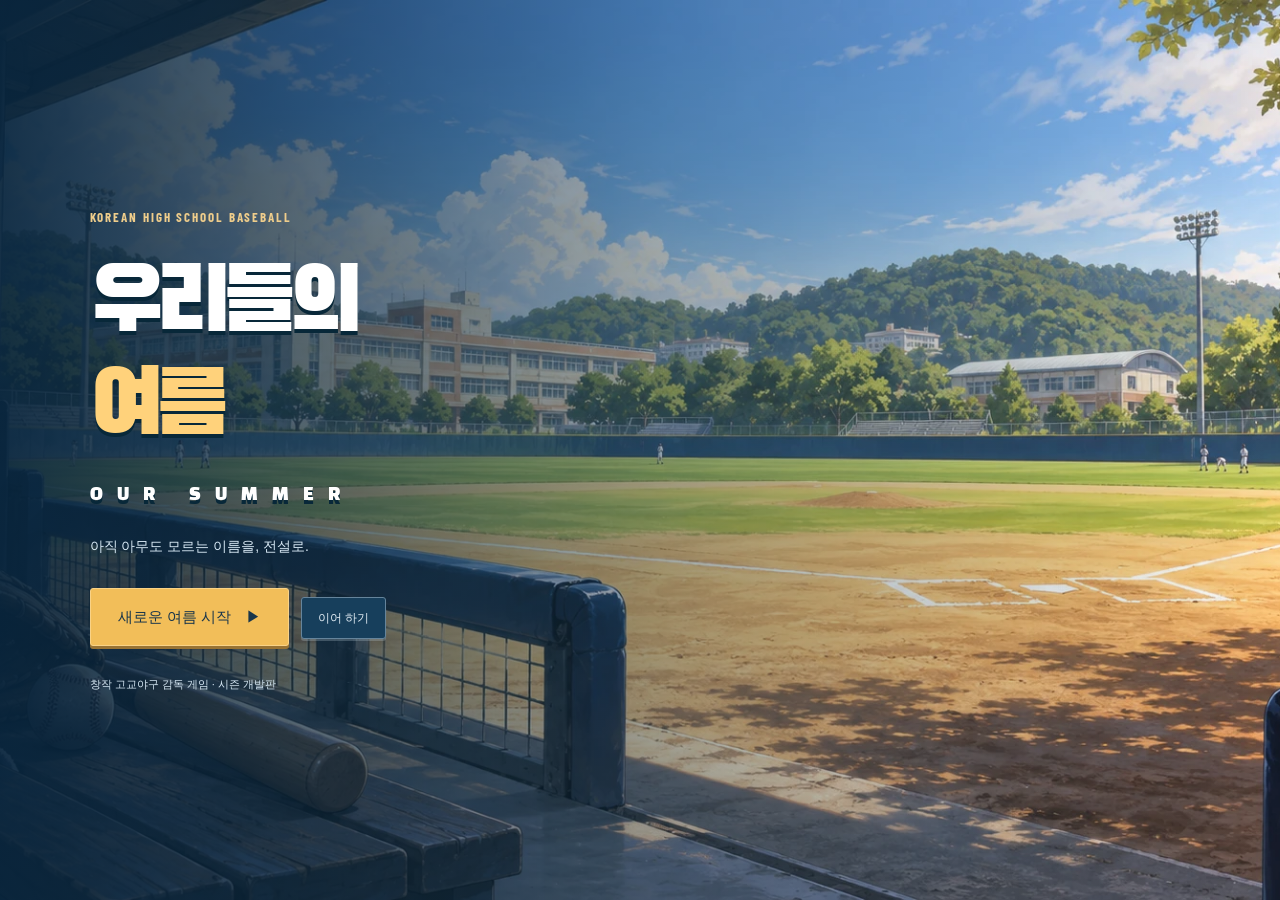
<file: index.html>
<!doctype html>
<html lang="ko">
  <head>
    <meta charset="UTF-8" />
    <meta name="viewport" content="width=device-width,initial-scale=1" />
    <meta name="theme-color" content="#192d2d" />
    <title>우리들의 여름 · 고교야구 감독 일지</title>
    <link
      rel="icon"
      href="data:image/svg+xml,%3Csvg xmlns='http://www.w3.org/2000/svg' viewBox='0 0 64 64'%3E%3Crect width='64' height='64' rx='16' fill='%23192d2d'/%3E%3Cpath d='M32 12 52 32 32 52 12 32Z' fill='%23dbad6a'/%3E%3C/svg%3E"
    />
    <link rel="stylesheet" href="styles/style.css?v=88316622e48e" />
    <link rel="stylesheet" href="styles/game.css?v=45086bf345da" />
    <link rel="stylesheet" href="styles/weekly.css?v=db49006782c4" />
    <link rel="stylesheet" href="styles/rebirth.css?v=c516333e5795" />
    <link rel="stylesheet" href="styles/offseason.css?v=979a3bf6bd0c" />
    <link rel="stylesheet" href="styles/substitutions.css?v=c4bb056637a6" /><link rel="stylesheet" href="styles/statistics.css?v=2e332ec51ac0" />
    <link rel="stylesheet" href="styles/health.css?v=a29f035ca004" />
  <link rel="stylesheet" href="styles/manager.css?v=0eaabe379b26" />
  <link rel="stylesheet" href="styles/tactics-board.css?v=76264a9f6642" />
  <link rel="stylesheet" href="styles/management.css?v=dc6908adbfeb" />
  <link rel="stylesheet" href="styles/progress.css?v=a2cd30094200" />
  <link rel="stylesheet" href="styles/game-console.css?v=26490ddef98e" />
  <link rel="stylesheet" href="styles/lobby-home.css?v=c59ff39fe8a2" />
  <link rel="stylesheet" href="styles/player-week.css?v=0744c45e7f08" />
  <link rel="stylesheet" href="styles/career-planning.css?v=e95cb82eb991" />
  <link rel="stylesheet" href="styles/portraits.css?v=12407b8bf5a0" />
  <link rel="stylesheet" href="styles/scout-notebook.css?v=90a510a6bb56" />
  <link rel="stylesheet" href="styles/first-weeks.css?v=cf3e1fda882e" />
  <link rel="stylesheet" href="styles/development-history.css?v=9f2e25c57f58" />
  <link rel="stylesheet" href="styles/lineup-planning.css?v=0a8ecdba23a5" />
  <link rel="stylesheet" href="styles/home-focus.css?v=5cbc7e8fe834" />
  <link rel="stylesheet" href="styles/first-play.css?v=110cf2bf5f34" />
  <link rel="stylesheet" href="styles/week-retrospective.css?v=4d011cbe1506" />
  </head>
  <body>
    <div id="app"></div>
    <div id="toast" role="status" aria-live="polite"></div>
    <dialog id="dialog"></dialog>
    <script type="module" src="app.js?v=02224cdc3c49"></script>
  </body>
</html>
</file>
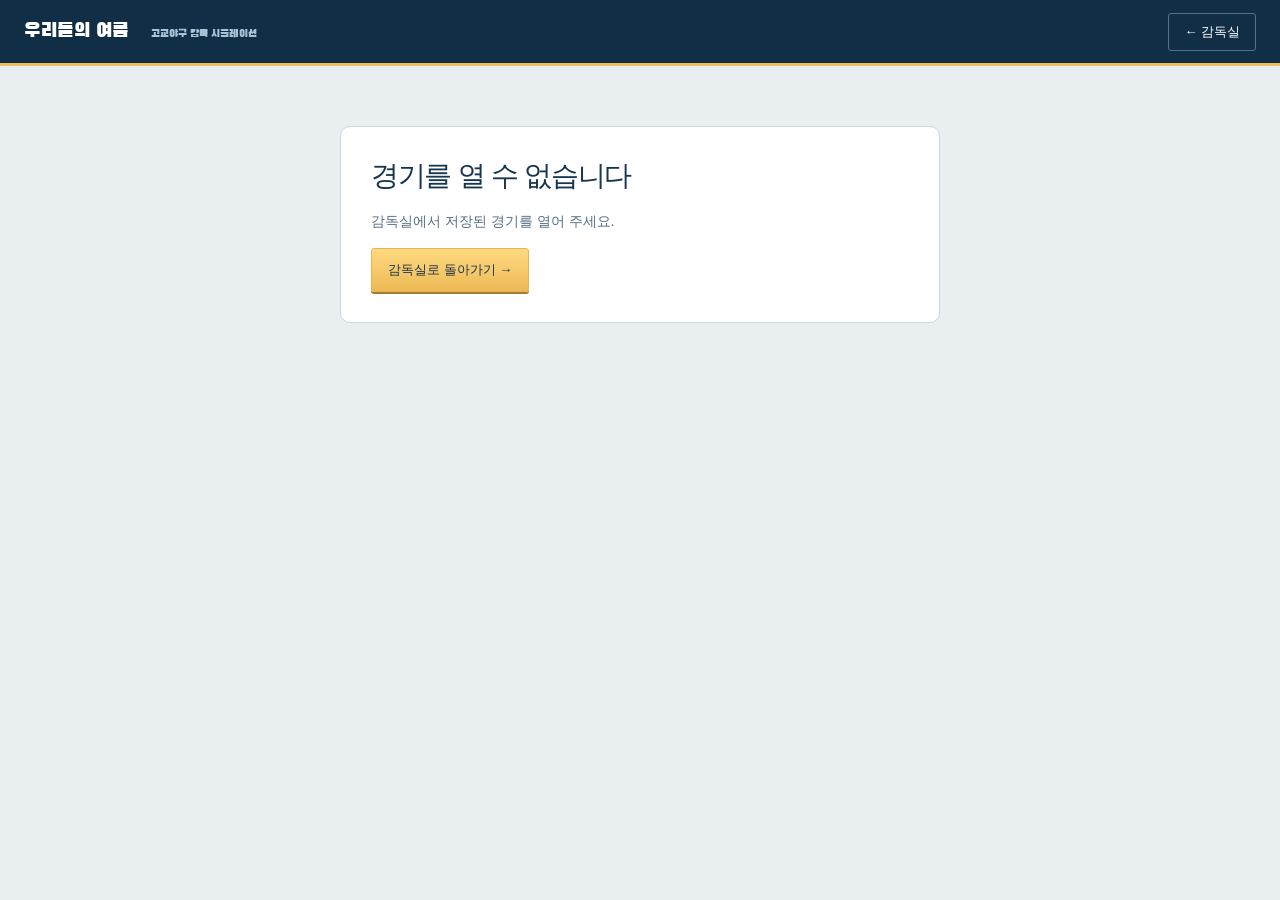
<file: career-match.html>
<!doctype html>
<html lang="ko">
<head>
 <meta charset="utf-8"><meta name="viewport" content="width=device-width,initial-scale=1">
 <title>우리들의 여름 · 경기센터</title><link rel="stylesheet" href="career-match.css?v=a4c93fad11d9"><link rel="stylesheet" href="career-director.css?v=0ecfc4648b4a"><link rel="stylesheet" href="career-broadcast.css?v=b4bdc116f7a4"><link rel="stylesheet" href="styles/portraits.css?v=12407b8bf5a0">
</head>
<body>
<header class="topbar"><a class="brand" href="./">우리들의 여름 <span>고교야구 감독 시뮬레이션</span></a><a class="home-link" href="./">← 감독실</a></header>
<main id="match-center">
 <div class="page-heading"><div><p class="eyebrow" id="competition">우리 학교 경기</p><h1>경기센터</h1></div><p id="fixture-date"></p></div>
 <div id="message" class="message" role="alert" hidden><span id="message-text"></span><button id="reload" class="secondary" hidden>최신 저장 다시 열기</button></div>
 <section class="score-card" aria-label="경기 점수">
  <div class="scoreboard"><div class="score-team away"><small>원정</small><strong id="away-name">상대 학교</strong><b id="away-score">0</b></div><div class="match-status"><span id="inning">경기 준비</span><span id="match-status">시작 전</span></div><div class="score-team home"><small>홈</small><strong id="home-name">우리 학교</strong><b id="home-score">0</b></div></div>
  <div id="linescore" class="table-scroll"></div>
 </section>
 <section class="match-actions" aria-label="경기 진행"><div><button id="manage-match" class="primary" disabled>감독 지휘로 진행 →</button><button id="simulate-match" class="secondary" disabled>전체 자동 경기</button><details class="manual-progress"><summary>세부 진행</summary><div><button data-advance="inning" class="secondary" disabled>공수 전환까지</button><button data-advance="pa" class="secondary" disabled>한 타석 진행</button></div></details></div><p id="save-status" role="status">저장된 경기를 여는 중…</p></section>
 <section id="score-playback" class="playback-panel panel" hidden aria-label="빠른 점수판 중계"><div class="playback-heading"><div><span class="eyebrow" id="playback-kind">빠른 경기</span><h2 id="playback-inning">1회 초</h2></div><div class="playback-tools"><div class="speed-buttons" aria-label="중계 속도"><button data-playback-speed="1" aria-pressed="true">1×</button><button data-playback-speed="3" aria-pressed="false">3×</button></div><button id="pause-playback" class="secondary" aria-pressed="false">일시정지</button><button id="skip-playback" class="secondary">중계 건너뛰기 →</button></div></div><div class="bc-layout"><div id="playback-field"></div><div class="bc-commentary"><div id="playback-alert"></div><p id="playback-event"></p><div id="playback-highlights"></div></div></div><progress id="playback-progress" max="100" value="0" aria-label="경기 중계 진행"></progress><p class="note" id="playback-note">저장된 경기 구간을 중계합니다.</p><p id="playback-accessible" class="bc-screen-reader" role="status"></p></section>
 <section id="review" class="result-panel panel" hidden aria-label="경기 종료 요약"></section>
 <div id="match-details" class="center-grid">
  <div class="main-column">
   <section id="situation-panel" class="panel director-panel" aria-label="감독의 경기 상황"><p>저장된 경기 상황을 여는 중입니다.</p></section>
   <details class="records-fold"><summary>타격·투구 기록 펼치기</summary><section class="panel records-panel"><div class="section-heading"><h2>선수 기록</h2><div class="team-switch" aria-label="기록을 볼 팀"><button data-team="1" aria-pressed="true">우리 학교</button><button data-team="0" aria-pressed="false">상대 학교</button></div></div><p id="records-note" class="note"></p><h3>타자 기록</h3><div id="batting-records" class="table-scroll"></div><h3>투수 기록</h3><div id="pitching-records" class="table-scroll"></div></section></details>
   <details class="records-fold"><summary>양 팀 기록 펼치기</summary><section class="panel"><div class="section-heading"><h2>팀 기록</h2><span class="muted">이번 경기</span></div><div id="team-records" class="table-scroll"></div></section></details>
  </div>
  <aside class="side-column">
   <section id="manager-panel" class="panel"><div class="section-heading"><h2>감독의 선택</h2><span id="manager-side" class="badge">수비</span></div><p class="note">상황과 선수 상태를 확인하고 지시를 정하세요.</p><p id="pending-note" class="pending-note" hidden>현재 승부의 결과를 계산하기 전에 멈췄습니다. 지시와 교체를 선택하고 확정하세요.</p><label for="pitch-choice">사용할 구종</label><select id="pitch-choice"><option value="auto">투수에게 맡기기</option></select><div id="tactics" class="tactics" aria-label="승부 지시"></div><p id="tactic-help" class="note"></p><div id="running-controls"></div><button id="bench" class="secondary full-width" disabled>선수 교체 · 불펜 / 대타</button><div id="director-actions"></div></section>
   <details class="records-fold"><summary>경기 사건 기록 펼치기</summary><section class="panel event-panel"><div class="section-heading"><h2>경기 기록</h2><span class="muted" id="log-count">최근 기록</span></div><ol id="log"><li class="empty">첫 번째 승부를 기다리고 있습니다.</li></ol></section></details>
  </aside>
 </div>
</main>
<section id="entry-error" hidden role="alert"><h1>경기를 열 수 없습니다</h1><p id="entry-error-text"></p><a class="primary" href="./">감독실로 돌아가기 →</a></section>
<dialog id="bench-dialog" class="career-dialog"></dialog>
<script type="module" src="career-match.js?v=4ab653f1aa5e"></script>
</body></html>
</file>
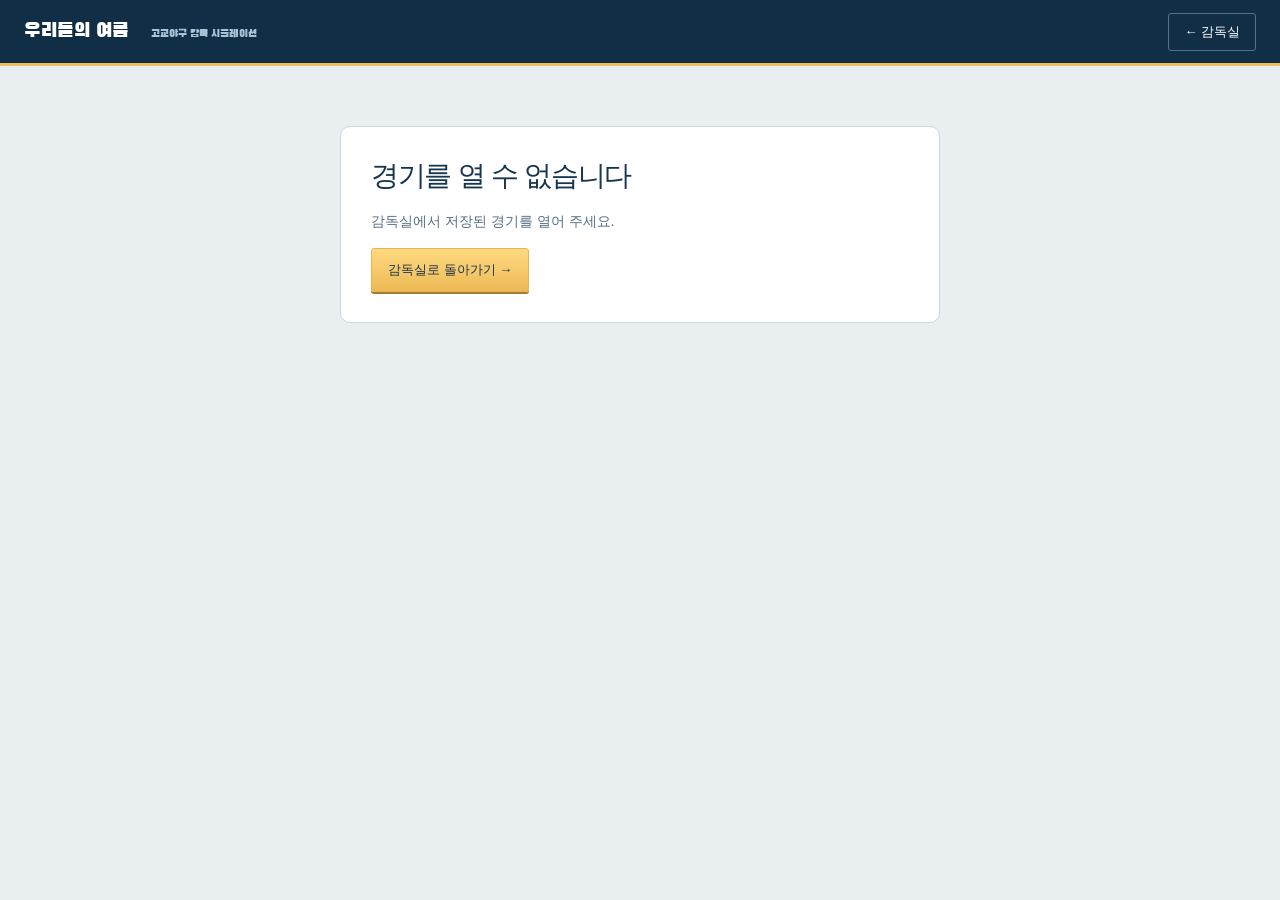
<file: demo-match.html>
<!doctype html>
<html lang="ko">
<head>
 <meta charset="utf-8"><meta name="viewport" content="width=device-width,initial-scale=1">
 <title>우리들의 여름 · 경기센터</title><link rel="stylesheet" href="career-match.css?v=a4c93fad11d9"><link rel="stylesheet" href="career-director.css?v=0ecfc4648b4a"><link rel="stylesheet" href="career-broadcast.css?v=b4bdc116f7a4"><link rel="stylesheet" href="styles/portraits.css?v=12407b8bf5a0">
</head>
<body>
<header class="topbar"><a class="brand" href="demo.html?slot=1#home">우리들의 여름 <span>고교야구 감독 시뮬레이션</span></a><a class="home-link" href="demo.html?slot=1#home">← 감독실</a></header>
<main id="match-center">
 <div class="page-heading"><div><p class="eyebrow" id="competition">우리 학교 경기</p><h1>경기센터</h1></div><p id="fixture-date"></p></div>
 <div id="message" class="message" role="alert" hidden><span id="message-text"></span><button id="reload" class="secondary" hidden>최신 저장 다시 열기</button></div>
 <section class="score-card" aria-label="경기 점수">
  <div class="scoreboard"><div class="score-team away"><small>원정</small><strong id="away-name">상대 학교</strong><b id="away-score">0</b></div><div class="match-status"><span id="inning">경기 준비</span><span id="match-status">시작 전</span></div><div class="score-team home"><small>홈</small><strong id="home-name">우리 학교</strong><b id="home-score">0</b></div></div>
  <div id="linescore" class="table-scroll"></div>
 </section>
 <section class="match-actions" aria-label="경기 진행"><div><button id="manage-match" class="primary" disabled>감독 지휘로 진행 →</button><button id="simulate-match" class="secondary" disabled>전체 자동 경기</button><details class="manual-progress"><summary>세부 진행</summary><div><button data-advance="inning" class="secondary" disabled>공수 전환까지</button><button data-advance="pa" class="secondary" disabled>한 타석 진행</button></div></details></div><p id="save-status" role="status">저장된 경기를 여는 중…</p></section>
 <section id="score-playback" class="playback-panel panel" hidden aria-label="빠른 점수판 중계"><div class="playback-heading"><div><span class="eyebrow" id="playback-kind">빠른 경기</span><h2 id="playback-inning">1회 초</h2></div><div class="playback-tools"><div class="speed-buttons" aria-label="중계 속도"><button data-playback-speed="1" aria-pressed="true">1×</button><button data-playback-speed="3" aria-pressed="false">3×</button></div><button id="pause-playback" class="secondary" aria-pressed="false">일시정지</button><button id="skip-playback" class="secondary">중계 건너뛰기 →</button></div></div><div class="bc-layout"><div id="playback-field"></div><div class="bc-commentary"><div id="playback-alert"></div><p id="playback-event"></p><div id="playback-highlights"></div></div></div><progress id="playback-progress" max="100" value="0" aria-label="경기 중계 진행"></progress><p class="note" id="playback-note">저장된 경기 구간을 중계합니다.</p><p id="playback-accessible" class="bc-screen-reader" role="status"></p></section>
 <section id="review" class="result-panel panel" hidden aria-label="경기 종료 요약"></section>
 <div id="match-details" class="center-grid">
  <div class="main-column">
   <section id="situation-panel" class="panel director-panel" aria-label="감독의 경기 상황"><p>저장된 경기 상황을 여는 중입니다.</p></section>
   <details class="records-fold"><summary>타격·투구 기록 펼치기</summary><section class="panel records-panel"><div class="section-heading"><h2>선수 기록</h2><div class="team-switch" aria-label="기록을 볼 팀"><button data-team="1" aria-pressed="true">우리 학교</button><button data-team="0" aria-pressed="false">상대 학교</button></div></div><p id="records-note" class="note"></p><h3>타자 기록</h3><div id="batting-records" class="table-scroll"></div><h3>투수 기록</h3><div id="pitching-records" class="table-scroll"></div></section></details>
   <details class="records-fold"><summary>양 팀 기록 펼치기</summary><section class="panel"><div class="section-heading"><h2>팀 기록</h2><span class="muted">이번 경기</span></div><div id="team-records" class="table-scroll"></div></section></details>
  </div>
  <aside class="side-column">
   <section id="manager-panel" class="panel"><div class="section-heading"><h2>감독의 선택</h2><span id="manager-side" class="badge">수비</span></div><p class="note">상황과 선수 상태를 확인하고 지시를 정하세요.</p><p id="pending-note" class="pending-note" hidden>현재 승부의 결과를 계산하기 전에 멈췄습니다. 지시와 교체를 선택하고 확정하세요.</p><label for="pitch-choice">사용할 구종</label><select id="pitch-choice"><option value="auto">투수에게 맡기기</option></select><div id="tactics" class="tactics" aria-label="승부 지시"></div><p id="tactic-help" class="note"></p><div id="running-controls"></div><button id="bench" class="secondary full-width" disabled>선수 교체 · 불펜 / 대타</button><div id="director-actions"></div></section>
   <details class="records-fold"><summary>경기 사건 기록 펼치기</summary><section class="panel event-panel"><div class="section-heading"><h2>경기 기록</h2><span class="muted" id="log-count">최근 기록</span></div><ol id="log"><li class="empty">첫 번째 승부를 기다리고 있습니다.</li></ol></section></details>
  </aside>
 </div>
</main>
<section id="entry-error" hidden role="alert"><h1>경기를 열 수 없습니다</h1><p id="entry-error-text"></p><a class="primary" href="demo.html?slot=1#home">감독실로 돌아가기 →</a></section>
<dialog id="bench-dialog" class="career-dialog"></dialog>
<script type="module" src="demo-match.js?v=e1ce0c75e2df"></script>
</body></html>
</file>
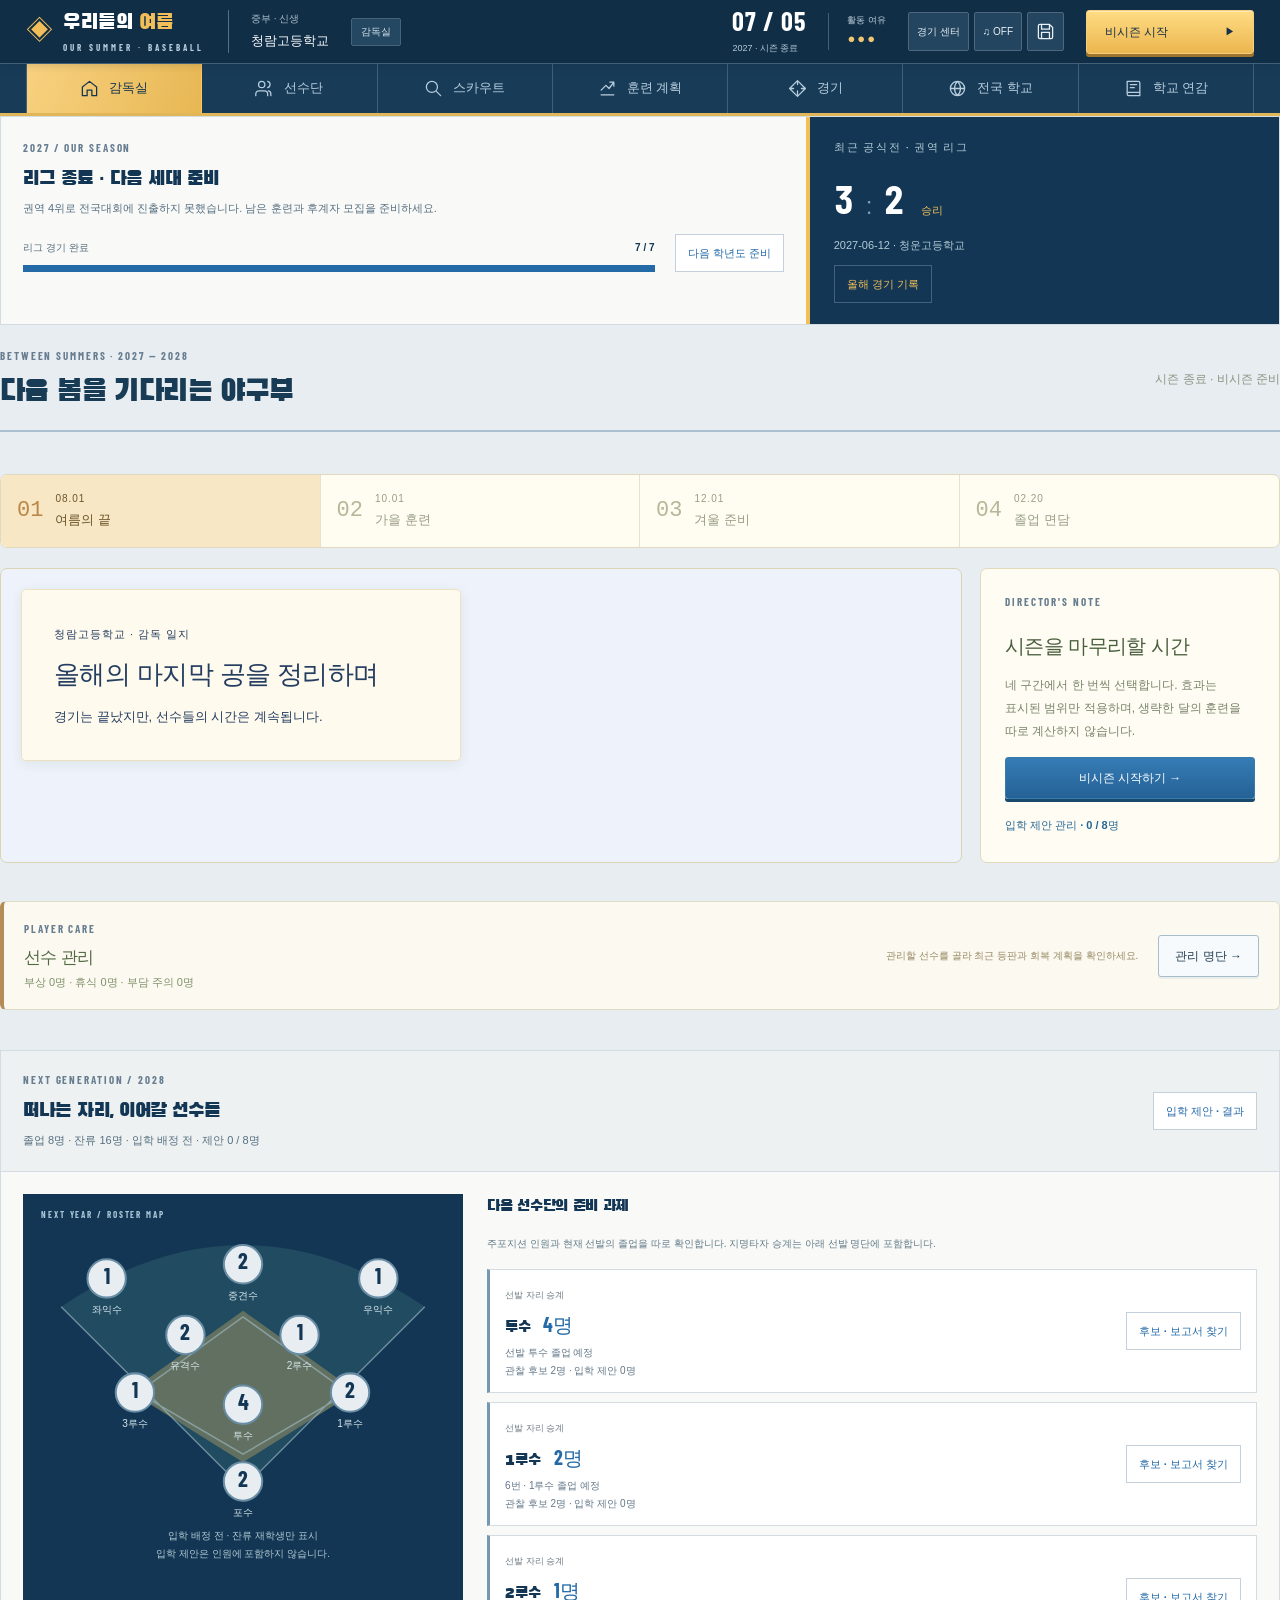
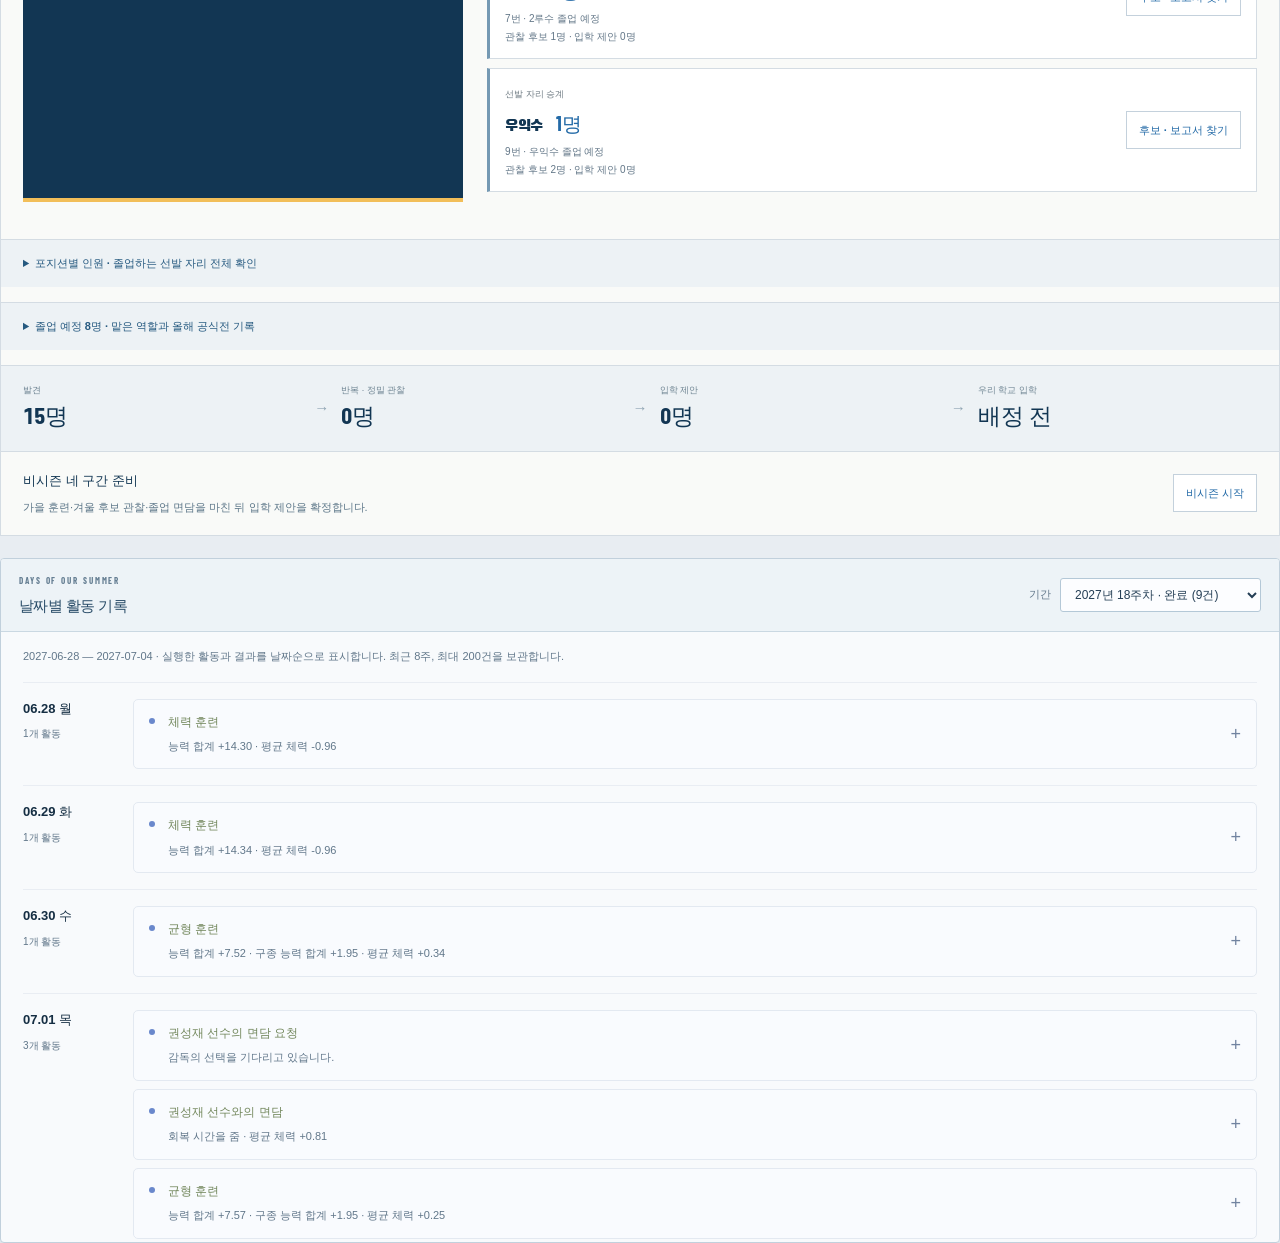
<file: demo.html>
<!doctype html>
<html lang="ko">
  <head>
    <meta charset="UTF-8" />
    <meta name="viewport" content="width=device-width,initial-scale=1" />
    <meta name="theme-color" content="#192d2d" />
    <title>우리들의 여름 · 고교야구 감독 일지</title>
    <link
      rel="icon"
      href="data:image/svg+xml,%3Csvg xmlns='http://www.w3.org/2000/svg' viewBox='0 0 64 64'%3E%3Crect width='64' height='64' rx='16' fill='%23192d2d'/%3E%3Cpath d='M32 12 52 32 32 52 12 32Z' fill='%23dbad6a'/%3E%3C/svg%3E"
    />
    <link rel="stylesheet" href="styles/style.css?v=88316622e48e" />
    <link rel="stylesheet" href="styles/game.css?v=45086bf345da" />
    <link rel="stylesheet" href="styles/weekly.css?v=db49006782c4" />
    <link rel="stylesheet" href="styles/rebirth.css?v=c516333e5795" />
    <link rel="stylesheet" href="styles/offseason.css?v=979a3bf6bd0c" />
    <link rel="stylesheet" href="styles/substitutions.css?v=c4bb056637a6" /><link rel="stylesheet" href="styles/statistics.css?v=2e332ec51ac0" />
    <link rel="stylesheet" href="styles/health.css?v=a29f035ca004" />
  <link rel="stylesheet" href="styles/manager.css?v=0eaabe379b26" />
  <link rel="stylesheet" href="styles/tactics-board.css?v=76264a9f6642" />
  <link rel="stylesheet" href="styles/management.css?v=dc6908adbfeb" />
  <link rel="stylesheet" href="styles/progress.css?v=a2cd30094200" />
  <link rel="stylesheet" href="styles/game-console.css?v=26490ddef98e" />
  <link rel="stylesheet" href="styles/lobby-home.css?v=c59ff39fe8a2" />
  <link rel="stylesheet" href="styles/player-week.css?v=0744c45e7f08" />
  <link rel="stylesheet" href="styles/career-planning.css?v=e95cb82eb991" />
  <link rel="stylesheet" href="styles/portraits.css?v=12407b8bf5a0" />
  <link rel="stylesheet" href="styles/scout-notebook.css?v=90a510a6bb56" />
  <link rel="stylesheet" href="styles/first-weeks.css?v=cf3e1fda882e" />
  <link rel="stylesheet" href="styles/development-history.css?v=9f2e25c57f58" />
  <link rel="stylesheet" href="styles/lineup-planning.css?v=0a8ecdba23a5" />
  <link rel="stylesheet" href="styles/home-focus.css?v=5cbc7e8fe834" />
  <link rel="stylesheet" href="styles/first-play.css?v=110cf2bf5f34" />
  <link rel="stylesheet" href="styles/week-retrospective.css?v=4d011cbe1506" />
  </head>
  <body>
    <div id="app"></div>
    <div id="toast" role="status" aria-live="polite"></div>
    <dialog id="dialog"></dialog>
    <script type="module" src="demo.js?v=6b189ab9d04e"></script>
  </body>
</html>
</file>
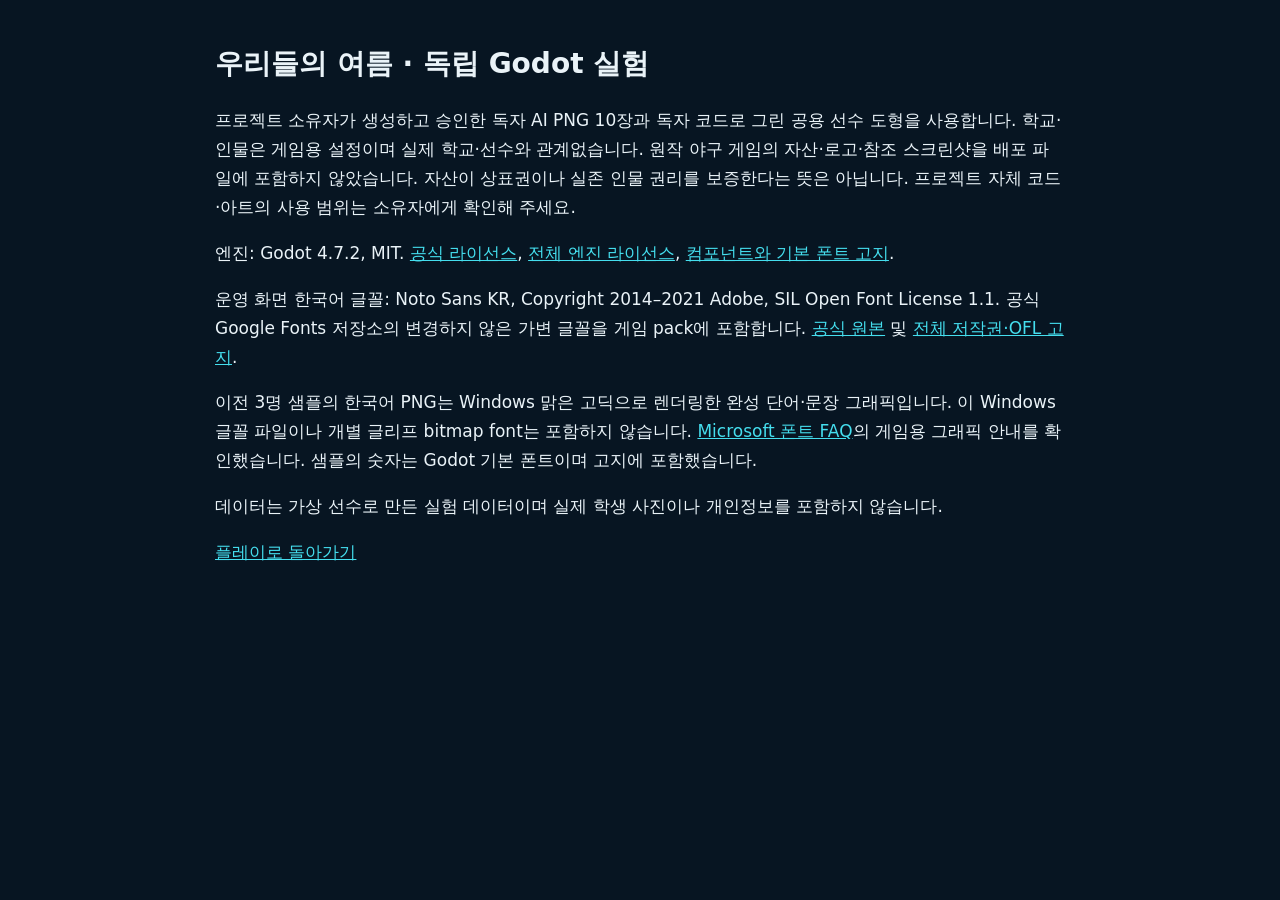
<file: godot-test/CREDITS.html>
<!doctype html><html lang="ko"><meta charset="utf-8"><meta name="viewport" content="width=device-width"><title>우리들의 여름 · 자산과 라이선스</title><style>body{max-width:850px;margin:40px auto;padding:0 20px;background:#071522;color:#eaf3f8;font:17px/1.7 system-ui}a{color:#45deee}h1{font-size:28px}</style><h1>우리들의 여름 · 독립 Godot 실험</h1><p>프로젝트 소유자가 생성하고 승인한 독자 AI PNG 10장과 독자 코드로 그린 공용 선수 도형을 사용합니다. 학교·인물은 게임용 설정이며 실제 학교·선수와 관계없습니다. 원작 야구 게임의 자산·로고·참조 스크린샷을 배포 파일에 포함하지 않았습니다. 자산이 상표권이나 실존 인물 권리를 보증한다는 뜻은 아닙니다. 프로젝트 자체 코드·아트의 사용 범위는 소유자에게 확인해 주세요.</p><p>엔진: Godot 4.7.2, MIT. <a href="https://godotengine.org/license/">공식 라이선스</a>, <a href="license-notices/GODOT-LICENSE.txt">전체 엔진 라이선스</a>, <a href="license-notices/GODOT-THIRD-PARTY-NOTICES.txt">컴포넌트와 기본 폰트 고지</a>.</p><p>운영 화면 한국어 글꼴: Noto Sans KR, Copyright 2014–2021 Adobe, SIL Open Font License 1.1. 공식 Google Fonts 저장소의 변경하지 않은 가변 글꼴을 게임 pack에 포함합니다. <a href="https://github.com/google/fonts/tree/main/ofl/notosanskr">공식 원본</a> 및 <a href="license-notices/NOTO-SANS-KR-OFL.txt">전체 저작권·OFL 고지</a>.</p><p>이전 3명 샘플의 한국어 PNG는 Windows 맑은 고딕으로 렌더링한 완성 단어·문장 그래픽입니다. 이 Windows 글꼴 파일이나 개별 글리프 bitmap font는 포함하지 않습니다. <a href="https://learn.microsoft.com/en-us/typography/fonts/font-faq">Microsoft 폰트 FAQ</a>의 게임용 그래픽 안내를 확인했습니다. 샘플의 숫자는 Godot 기본 폰트이며 고지에 포함했습니다.</p><p>데이터는 가상 선수로 만든 실험 데이터이며 실제 학생 사진이나 개인정보를 포함하지 않습니다.</p><p><a href="index.html">플레이로 돌아가기</a></p></html>
</file>
<file: styles/style.css>
:root {
  --paper: #f7f7f2;
  --white: #fff;
  --ink: #26352f;
  --muted: #7b837c;
  --line: #e5e8df;
  --green: #42654e;
  --dark: #1c302b;
  --lime: #d9e7c1;
  --orange: #c87949;
  --serif: Georgia, "Batang", serif;
  font-family: "Pretendard", "Segoe UI", "Malgun Gothic", sans-serif;
  color: var(--ink);
  background: var(--paper);
  font-synthesis: none;
}
* {
  box-sizing: border-box;
}
body {
  margin: 0;
  font-size: 14px;
  line-height: 1.6;
}
button,
input,
select {
  font: inherit;
}
button,
a,
input,
select {
  touch-action: manipulation;
}
button {
  cursor: pointer;
}
button:disabled {
  cursor: not-allowed;
  opacity: 0.45;
}
button,
a {
  -webkit-tap-highlight-color: transparent;
}
button {
  color: inherit;
}
a {
  color: inherit;
  text-decoration: none;
}
svg {
  flex-shrink: 0;
  vertical-align: middle;
}
h1,
h2,
h3,
p {
  margin: 0;
}
button {
  border: 0;
  background: none;
}
h1 {
  font-size: 28px;
  line-height: 1.4;
  letter-spacing: -1.2px;
}
h2 {
  font-size: 19px;
  letter-spacing: -0.6px;
  line-height: 1.4;
}
h3 {
  font-size: 15px;
  letter-spacing: -0.3px;
}
small {
  font-size: 11px;
}
button:focus-visible,
a:focus-visible,
input:focus-visible,
select:focus-visible,
summary:focus-visible {
  outline: 3px solid #cb9469;
  outline-offset: 4px;
}
h1[tabindex]:focus {
  outline: none;
}
.eyebrow {
  display: block;
  font-size: 10px;
  font-weight: 700;
  letter-spacing: 1.8px;
  color: #7d8b78;
  margin-bottom: 8px;
}
.button {
  display: inline-flex;
  gap: 9px;
  align-items: center;
  justify-content: center;
  padding: 11px 17px;
  border: 1px solid #dce2d7;
  background: #fff;
  border-radius: 6px;
  font-weight: 600;
  font-size: 13px;
  line-height: 1.5;
  transition:
    background 0.15s,
    transform 0.15s;
}
.button:hover:not(:disabled) {
  background: #f0f3eb;
  transform: translateY(-1px);
}
.button.primary {
  background: var(--green);
  border-color: var(--green);
  color: #fff;
}
.button.primary:hover:not(:disabled) {
  background: #345640;
}
.button.cream {
  background: #edf1dc;
  border-color: #edf1dc;
  color: #2c4535;
}
.button.ghost {
  background: transparent;
  color: #e3e7d9;
  border-color: #53685a;
}
.button.large {
  padding: 15px 22px;
  font-size: 15px;
}
.button.small {
  padding: 8px 12px;
  font-size: 12px;
}
.button.full {
  width: 100%;
}
.text-button {
  display: inline-flex;
  align-items: center;
  gap: 5px;
  color: #526a51;
  font-size: 12px;
  font-weight: 600;
  padding: 4px 0;
}
.text-button:hover {
  text-decoration: underline;
}
.badge {
  display: inline-flex;
  align-items: center;
  white-space: nowrap;
  padding: 3px 8px;
  background: #f0f3ec;
  color: #64745e;
  border-radius: 4px;
  font-size: 10px;
  font-weight: 600;
  letter-spacing: 0.1px;
}
.badge.outline {
  background: transparent;
  border: 1px solid var(--line);
  color: var(--muted);
}
.badge.orange {
  color: #a0663e;
  background: #fbefdf;
}
.badge.green {
  color: #3b6e43;
  background: #e6f0df;
}
.subtle {
  font-size: 11px;
  color: var(--muted);
}
.small-note {
  font-size: 11px;
  color: var(--muted);
  line-height: 1.8;
}
.inline-actions {
  display: flex;
  align-items: center;
  gap: 12px;
}
.crest {
  width: 57px;
  height: 66px;
  display: inline-flex;
  flex-direction: column;
  align-items: center;
  justify-content: center;
  background: #d7dec4;
  color: #3c533b;
  clip-path: polygon(0 0, 100% 0, 94% 72%, 50% 100%, 6% 72%);
  font-family: var(--serif);
  font-size: 26px;
  line-height: 1.15;
  padding-bottom: 4px;
  flex-shrink: 0;
}
.crest span {
  font-size: 5px;
  letter-spacing: 1px;
  margin-top: 5px;
  font-family: Arial, sans-serif;
}
.crest.away {
  background: #e9e1d5;
  color: #8a6854;
}
.shell {
  display: flex;
  min-height: 100vh;
}
.sidebar {
  width: 218px;
  background: #fff;
  border-right: 1px solid var(--line);
  position: fixed;
  inset: 0 auto 0 0;
  display: flex;
  flex-direction: column;
  padding: 28px 18px 20px;
  z-index: 5;
}
.brand {
  display: flex;
  align-items: center;
  gap: 10px;
  font-weight: 750;
  font-size: 17px;
  letter-spacing: -0.6px;
  padding: 0 5px;
}
.brand svg {
  color: #526b48;
}
.brand small {
  display: block;
  font-size: 8px;
  color: #9ba18e;
  letter-spacing: 2px;
  margin-top: 2px;
}
.school-identity {
  display: flex;
  flex-direction: column;
  align-items: center;
  padding: 31px 5px 27px;
  border-bottom: 1px solid var(--line);
  margin-bottom: 23px;
}
.school-identity strong {
  font-size: 14px;
  margin-top: 11px;
}
.school-identity > span:last-child {
  font-size: 10px;
  color: var(--muted);
  margin-top: 3px;
}
.nav-label {
  font-size: 8px;
  letter-spacing: 1.4px;
  color: #a5ab9e;
  padding: 0 15px;
  margin-bottom: 10px;
}
.nav-item {
  display: flex;
  align-items: center;
  width: 100%;
  gap: 13px;
  padding: 12px 14px;
  margin-bottom: 4px;
  text-align: left;
  border-radius: 6px;
  color: #7e867c;
  font-size: 12px;
  position: relative;
  transition: 0.15s;
}
.nav-item:hover {
  background: #f5f6f0;
}
.nav-item.active {
  background: #edf2e5;
  color: #446043;
  font-weight: 700;
}
.nav-item.active:before {
  content: "";
  height: 20px;
  width: 3px;
  background: #779166;
  border-radius: 3px;
  position: absolute;
  left: -18px;
}
.nav-item i {
  margin-left: auto;
  font-size: 10px;
  font-style: normal;
  background: #fff;
  padding: 0 5px;
  border-radius: 10px;
}
.nav-item .live-dot {
  width: 7px;
  height: 7px;
  padding: 0;
  background: var(--orange);
}
.sidebar-bottom {
  margin-top: auto;
  padding: 20px 8px 0;
}
.sidebar-bottom button {
  display: flex;
  align-items: center;
  gap: 10px;
  font-size: 11px;
  color: #7f897c;
  padding: 10px 0;
  text-align: left;
}
.sidebar-bottom small {
  display: block;
  font-size: 9px;
  color: #a4ab9b;
}
.sidebar-bottom > span {
  font-size: 9px;
  color: #a6ac9e;
  display: block;
  margin-top: 15px;
}
.main-wrap {
  margin-left: 218px;
  min-width: 0;
  flex: 1;
}
.topbar {
  height: 72px;
  border-bottom: 1px solid var(--line);
  display: flex;
  align-items: center;
  justify-content: space-between;
  padding: 0 38px;
  background: #ffffffa8;
}
.breadcrumb {
  display: flex;
  gap: 12px;
  font-size: 11px;
  color: #828a7e;
}
.breadcrumb span {
  color: #c4cabe;
}
.topbar-right {
  display: flex;
  align-items: center;
  gap: 27px;
}
.save-state {
  font-size: 10px;
  color: #829079;
  display: flex;
  gap: 5px;
  align-items: center;
}
.manager {
  display: flex;
  gap: 9px;
  align-items: center;
  font-size: 11px;
}
.manager > span {
  width: 28px;
  height: 28px;
  background: #ebeee2;
  border-radius: 50%;
  display: grid;
  place-items: center;
  color: #617259;
}
.manager b {
  font-weight: 500;
}
.main {
  padding: 34px 38px 40px;
  max-width: 1540px;
  margin: auto;
}
.page-heading {
  display: flex;
  align-items: center;
  justify-content: space-between;
  margin-bottom: 26px;
  gap: 18px;
}
.page-heading .eyebrow {
  font-size: 9px;
  margin-bottom: 6px;
}
.page-heading p {
  font-size: 12px;
  color: var(--muted);
  margin-top: 8px;
}
.date-pill {
  display: flex;
  gap: 8px;
  align-items: center;
  border: 1px solid #e4e6dc;
  border-radius: 5px;
  padding: 9px 12px;
  background: #fff;
  white-space: nowrap;
  font-size: 11px;
  color: #747e6b;
}
.season-hero {
  position: relative;
  overflow: hidden;
  background: #2c4435;
  border-radius: 9px;
  min-height: 284px;
  color: #fff;
  padding: 32px 35px;
  display: flex;
  isolation: isolate;
}
.hero-copy {
  z-index: 2;
}
.hero-copy .eyebrow {
  color: #b6c2a0;
  font-size: 9px;
  letter-spacing: 2px;
}
.hero-copy h2 {
  font-size: 34px;
  letter-spacing: -1.3px;
  font-weight: 650;
  line-height: 1.45;
  margin-top: 15px;
}
.hero-copy p {
  font-size: 11px;
  color: #bac6b1;
  margin-top: 13px;
  max-width: 470px;
}
.hero-actions {
  display: flex;
  align-items: center;
  gap: 18px;
  margin-top: 25px;
}
.hero-actions > span {
  font-size: 10px;
  color: #adbda2;
}
.hero-actions .button {
  font-size: 11px;
}
.hero-field {
  position: absolute;
  width: 44%;
  right: 20px;
  top: -14px;
  bottom: -5px;
  z-index: -1;
  opacity: 0.9;
}
.field-svg {
  width: 100%;
  height: 100%;
  max-height: 390px;
}
.hero-year {
  position: absolute;
  right: 24px;
  bottom: -49px;
  font-size: 170px;
  font-family: var(--serif);
  font-weight: 700;
  color: #ffffff06;
  line-height: 1;
  z-index: -2;
}
.stat-grid {
  display: grid;
  grid-template-columns: repeat(4, 1fr);
  gap: 16px;
  margin: 22px 0 27px;
}
.stat-card {
  background: #fff;
  border: 1px solid var(--line);
  border-radius: 7px;
  padding: 20px 22px;
}
.stat-card > span {
  font-size: 11px;
  color: #819078;
  display: flex;
  align-items: center;
  gap: 8px;
}
.stat-card > strong {
  display: block;
  font-size: 31px;
  font-weight: 550;
  line-height: 1.3;
  margin: 14px 0 7px;
  letter-spacing: -1px;
}
.stat-card strong small {
  font-size: 11px;
  letter-spacing: 0;
  color: #8c9385;
  font-weight: 400;
  margin-left: 7px;
}
.stat-card p {
  font-size: 10px;
  color: #9a9f93;
}
.activity-stat {
  background: #f1f3e9;
}
.dashboard-columns {
  display: grid;
  grid-template-columns: minmax(0, 1.7fr) minmax(275px, 1fr);
  gap: 24px;
}
.panel {
  background: #fff;
  border: 1px solid var(--line);
  border-radius: 8px;
  overflow: hidden;
}
.panel-head {
  display: flex;
  align-items: center;
  justify-content: space-between;
  gap: 12px;
  padding: 22px 24px 17px;
}
.panel-head .eyebrow {
  font-size: 8px;
  margin-bottom: 5px;
}
.panel-head h2 {
  font-size: 16px;
}
.news-list {
  padding: 0 24px 7px;
}
.news-row {
  display: flex;
  gap: 14px;
  padding: 17px 0;
  border-top: 1px solid #eff0e9;
}
.news-symbol {
  display: flex;
  align-items: center;
  justify-content: center;
  flex-shrink: 0;
  width: 35px;
  height: 35px;
  background: #eff2e8;
  border-radius: 6px;
  color: #7d906c;
  margin-top: 3px;
}
.news-symbol.n1 {
  background: #faf0e5;
  color: #ba9067;
}
.news-type {
  font-size: 9px;
  color: #9a9f91;
}
.news-row h3 {
  font-size: 12px;
  margin-top: 4px;
}
.news-row p {
  font-size: 10px;
  color: #949b8e;
  margin-top: 5px;
  line-height: 1.7;
}
.growth-panel {
  margin-top: 22px;
}
.growth-list {
  padding: 0 24px 10px;
}
.growth-row {
  display: flex;
  align-items: center;
  text-align: left;
  width: 100%;
  gap: 12px;
  padding: 13px 0;
  border-top: 1px solid #eef0e8;
}
.growth-row > span:nth-child(2) {
  display: flex;
  flex-direction: column;
}
.growth-row b {
  font-size: 12px;
}
.growth-row small {
  font-size: 10px;
  color: #92998a;
  margin-top: 2px;
}
.growth-value {
  margin-left: auto;
  text-align: right;
  font-size: 12px;
  color: #557348;
  font-weight: 600;
}
.growth-value small {
  display: block;
  font-weight: 400;
  font-size: 9px;
}
.avatar {
  width: 56px;
  height: 62px;
  display: inline-flex;
  flex-direction: column;
  align-items: center;
  justify-content: center;
  background: linear-gradient(145deg, #eaeddf, #d5ddc4);
  border-radius: 7px;
  flex-shrink: 0;
  font-weight: 650;
  color: #697a52;
  font-size: 17px;
  position: relative;
  overflow: hidden;
}
.avatar:after {
  content: "";
  position: absolute;
  width: 55px;
  height: 55px;
  border: 1px solid #81946126;
  border-radius: 50%;
  right: -25px;
  bottom: -30px;
}
.avatar.pitcher {
  background: linear-gradient(145deg, #e8e9e4, #d9ddd4);
  color: #738074;
}
.avatar > small {
  font-size: 8px;
  font-weight: 400;
  letter-spacing: 1px;
  line-height: 1;
  margin-top: 5px;
}
.avatar.small {
  width: 35px;
  height: 39px;
  font-size: 11px;
  border-radius: 5px;
}
.avatar.small small {
  font-size: 6px;
  margin-top: 3px;
}
.fixture-panel {
  padding: 0 22px 20px;
  text-align: center;
}
.fixture-panel .panel-head {
  padding: 21px 0 18px;
}
.fixture-panel .eyebrow {
  margin: 0;
  font-size: 8px;
}
.fixture-panel h2 {
  font-size: 15px;
}
.fixture-teams {
  display: flex;
  align-items: center;
  justify-content: center;
  gap: 26px;
  padding: 24px 0 16px;
}
.fixture-teams > div {
  display: flex;
  flex-direction: column;
  align-items: center;
  gap: 10px;
  max-width: 95px;
}
.fixture-teams b {
  font-size: 11px;
  font-weight: 600;
}
.fixture-teams > span {
  font-size: 14px;
  color: #8d9585;
  font-family: var(--serif);
  white-space: nowrap;
}
.fixture-teams .crest {
  width: 46px;
  height: 54px;
  font-size: 22px;
}
.fixture-meta {
  font-size: 9px;
  color: #9aa18f;
  margin-bottom: 18px;
}
.fixture-panel .small-note {
  font-size: 9px;
  margin-top: 11px;
}
.scout-invite {
  position: relative;
  background: #eceee2;
  border: 1px solid #e3e6d7;
  border-radius: 8px;
  margin-top: 22px;
  padding: 24px 25px;
  overflow: hidden;
}
.scout-invite .eyebrow {
  font-size: 8px;
  letter-spacing: 1.3px;
}
.scout-invite h2 {
  font-size: 20px;
  line-height: 1.5;
  color: #566248;
  margin-top: 12px;
}
.scout-invite p {
  font-size: 10px;
  line-height: 1.9;
  color: #8c9680;
  margin: 12px 0 15px;
}
.scout-invite .text-button {
  font-size: 11px;
}
.invite-symbol {
  position: absolute;
  right: 23px;
  top: 28px;
  color: #a4b192;
  transform: rotate(-15deg);
}
.footer {
  max-width: 1540px;
  margin: auto;
  padding: 20px 38px 25px;
  display: flex;
  justify-content: space-between;
  gap: 16px;
  font-size: 9px;
  color: #a1a895;
  border-top: 1px solid var(--line);
}
.footer .text-button {
  font-size: 9px;
  margin-left: 7px;
}
.table-toolbar {
  display: flex;
  justify-content: space-between;
  gap: 15px;
  padding: 20px 24px;
}
.segmented {
  display: inline-flex;
  gap: 4px;
  align-items: center;
  background: #f4f5ee;
  padding: 4px;
  border-radius: 6px;
}
.segment {
  border-radius: 4px;
  padding: 7px 13px;
  color: #929b88;
  font-size: 11px;
  white-space: nowrap;
}
.segment.selected {
  background: #fff;
  color: #4d6948;
  box-shadow: 0 1px 4px #28362410;
  font-weight: 650;
}
.search {
  display: flex;
  gap: 7px;
  align-items: center;
  color: #9da48f;
}
.search input {
  background: transparent;
  border: 0;
  border-bottom: 1px solid var(--line);
  font-size: 11px;
  padding: 7px;
  width: 150px;
  outline-offset: 0;
}
.table-wrap {
  overflow-x: auto;
}
table {
  border-collapse: collapse;
  width: 100%;
  white-space: nowrap;
  text-align: left;
}
th {
  font-size: 10px;
  color: #8e9786;
  font-weight: 500;
  padding: 12px 16px;
  background: #fafbf7;
  border-top: 1px solid var(--line);
  border-bottom: 1px solid var(--line);
}
td {
  padding: 13px 16px;
  border-bottom: 1px solid #eef0e7;
  font-size: 11px;
}
td:first-child,
th:first-child {
  padding-left: 24px;
}
td:last-child,
th:last-child {
  padding-right: 24px;
}
.roster-table tr:last-child td {
  border-bottom: 0;
}
.roster-table td > small {
  color: #9ca591;
  font-size: 9px;
  margin-left: 3px;
}
.player-link {
  display: flex;
  align-items: center;
  gap: 10px;
  text-align: left;
  font-size: 12px;
  font-weight: 600;
  padding: 0;
}
.player-link small {
  display: block;
  color: #9ca392;
  font-size: 9px;
  font-weight: 400;
}
.rating {
  font-size: 17px;
  color: #4f6747;
  font-weight: 550;
}
.energy {
  display: block;
  min-width: 65px;
  max-width: 85px;
}
.energy > span {
  font-size: 10px;
  display: block;
  margin-bottom: 5px;
  color: #768b66;
}
.energy small {
  margin-left: 2px;
  font-size: 8px;
}
.meter {
  display: block;
  background: #edf0e5;
  height: 4px;
  border-radius: 2px;
  overflow: hidden;
}
.meter i {
  display: block;
  height: 100%;
  background: #9aaa80;
  border-radius: 2px;
}
.meter.low i {
  background: #c59568;
}
.positive {
  color: #718557;
  font-size: 11px;
}
.depth-panel {
  margin-top: 24px;
}
.depth-grid {
  display: grid;
  grid-template-columns: repeat(4, 1fr);
  padding: 5px 24px 22px;
}
.depth-grid > div {
  padding: 5px 20px;
  border-right: 1px solid var(--line);
}
.depth-grid > div:first-child {
  padding-left: 0;
}
.depth-grid > div:last-child {
  border: 0;
}
.depth-grid > div > span {
  font-size: 11px;
  color: #9aa08e;
}
.depth-grid strong {
  display: block;
  font-size: 26px;
  margin: 7px 0;
  font-weight: 550;
}
.depth-grid small {
  font-size: 16px;
  margin: 0 8px;
  color: #b9c2ac;
}
.depth-grid p {
  font-size: 10px;
  color: #929b86;
}
.activity-badge {
  display: flex;
  align-items: center;
  gap: 10px;
  padding: 9px 14px;
  background: #e8eedb;
  color: #798966;
  border-radius: 5px;
  font-size: 12px;
  white-space: nowrap;
}
.activity-badge b {
  color: #4b6342;
}
.scout-banner {
  background: #e9eedf;
  display: flex;
  align-items: center;
  justify-content: space-between;
  padding: 26px 30px;
  border-radius: 8px;
  margin-bottom: 21px;
  gap: 20px;
}
.scout-banner > .svg,
.scout-banner > svg {
  color: #bac6a5;
}
.scout-banner .eyebrow {
  font-size: 8px;
}
.scout-banner h2 {
  font-size: 22px;
  font-weight: 600;
  color: #4d6445;
}
.scout-banner p {
  font-size: 11px;
  color: #8b997c;
  margin-top: 10px;
}
.discovery-panel {
  padding: 22px 25px;
}
.discovery-form {
  display: flex;
  gap: 18px;
  align-items: flex-end;
}
.discovery-form > label {
  flex: 1;
}
.discovery-form .button {
  height: 42px;
}
.discovery-panel .small-note {
  margin-top: 13px;
}
label {
  display: block;
  font-size: 11px;
  color: #89947c;
}
input,
select {
  display: block;
  width: 100%;
  border: 1px solid #dfe4d6;
  border-radius: 5px;
  background: #fff;
  color: #4d5f43;
  padding: 10px 12px;
  min-width: 0;
  margin-top: 6px;
  outline-offset: 2px;
  font-size: 12px;
}
select {
  cursor: pointer;
}
.section-bar {
  display: flex;
  align-items: center;
  justify-content: space-between;
  gap: 15px;
  margin: 26px 0 16px;
}
.section-bar h2 {
  font-size: 17px;
}
.section-bar h2 > span {
  font-size: 12px;
  font-weight: 500;
  margin-left: 8px;
  color: #82926d;
}
.candidate-grid {
  display: grid;
  grid-template-columns: repeat(3, minmax(0, 1fr));
  gap: 18px;
}
.candidate-card {
  background: #fff;
  border: 1px solid var(--line);
  border-radius: 8px;
  padding: 20px;
  transition: border-color 0.15s;
}
.candidate-card:hover {
  border-color: #b7c4a4;
}
.candidate-top {
  display: flex;
  justify-content: space-between;
  align-items: center;
}
.icon-button {
  padding: 3px;
  color: #b2b9a8;
  line-height: 1;
}
.icon-button.favorited {
  color: #b5884d;
}
.icon-button.favorited svg {
  fill: #f4e5bd;
}
.candidate-person {
  display: flex;
  gap: 13px;
  align-items: center;
  text-align: left;
  width: 100%;
  padding: 22px 0 17px;
}
.candidate-person h3 {
  font-size: 20px;
  font-weight: 650;
}
.candidate-person small {
  font-size: 10px;
  color: #95a087;
}
.report-level {
  display: flex;
  justify-content: space-between;
  align-items: center;
  font-size: 9px;
  color: #8d9a7e;
  padding-bottom: 15px;
  border-bottom: 1px solid #edf0e5;
}
.report-level > span:last-child {
  display: flex;
  gap: 4px;
}
.report-level i {
  width: 15px;
  height: 3px;
  background: #edf0e5;
}
.report-level i.filled {
  background: #a8b989;
}
.candidate-stats {
  display: flex;
  justify-content: space-between;
  padding: 16px 0;
  gap: 10px;
}
.candidate-stats > div {
  display: flex;
  flex-direction: column;
  gap: 4px;
}
.candidate-stats span {
  font-size: 10px;
  color: #929e83;
}
.candidate-stats b {
  font-size: 17px;
  font-weight: 550;
  letter-spacing: -0.3px;
}
.candidate-clue {
  background: #f7f8f3;
  border-radius: 5px;
  padding: 12px;
  font-size: 10px;
  color: #8e9a7e;
  min-height: 64px;
  line-height: 1.8;
}
.candidate-actions {
  display: flex;
  justify-content: space-between;
  align-items: center;
  gap: 8px;
  margin-top: 17px;
}
.candidate-actions .button {
  font-size: 10px;
}
.candidate-actions .text-button {
  font-size: 10px;
}
.info-strip {
  display: flex;
  gap: 10px;
  align-items: flex-start;
  background: #f0f2e9;
  border-radius: 5px;
  padding: 16px 19px;
  color: #8a987b;
  font-size: 11px;
  margin-top: 22px;
}
.empty {
  text-align: center;
  padding: 60px 25px;
  color: #9ca88d;
  background: #fff;
  border-radius: 8px;
  border: 1px dashed #dfe5d4;
}
.empty h3 {
  font-size: 17px;
  color: #758467;
  margin-top: 17px;
}
.empty p {
  font-size: 12px;
  margin: 10px 0 20px;
}
.training-layout {
  display: grid;
  grid-template-columns: minmax(0, 1fr) 290px;
  gap: 22px;
  align-items: start;
}
.training-grid {
  display: grid;
  grid-template-columns: 1fr 1fr;
  gap: 17px;
}
.training-card {
  padding: 23px;
  text-align: left;
  border: 1px solid var(--line);
  border-radius: 8px;
  background: #fff;
  position: relative;
  transition: 0.15s;
}
.training-card:hover {
  border-color: #a5b693;
}
.training-card.chosen {
  border: 1.5px solid #829b6e;
  background: #f1f5e9;
  padding: 22.5px;
}
.training-icon {
  display: inline-flex;
  align-items: center;
  justify-content: center;
  width: 43px;
  height: 43px;
  background: #f0f3e8;
  color: #819569;
  border-radius: 8px;
  margin-bottom: 16px;
}
.training-check {
  position: absolute;
  right: 20px;
  top: 20px;
  width: 19px;
  height: 19px;
  border-radius: 50%;
  border: 1px solid #d6decd;
  display: grid;
  place-items: center;
}
.chosen .training-check {
  background: #789464;
  color: #fff;
  border-color: #789464;
}
.training-card h2 {
  font-size: 17px;
}
.training-card p {
  font-size: 11px;
  color: #919c83;
  margin: 8px 0 18px;
  min-height: 35px;
}
.training-effect {
  font-size: 9px;
  color: #7b9065;
}
.training-summary {
  padding: 25px;
  position: sticky;
  top: 20px;
}
.training-summary h2 {
  margin-bottom: 24px;
}
.summary-line {
  display: flex;
  justify-content: space-between;
  font-size: 11px;
  border-bottom: 1px solid #eef0e7;
  padding: 13px 0;
  gap: 12px;
}
.summary-line span {
  color: #94a087;
}
.summary-line b {
  font-weight: 550;
}
.training-summary .button {
  margin-top: 24px;
  font-size: 11px;
}
.training-summary .small-note {
  margin-top: 13px;
}
.last-report {
  margin-top: 25px;
}
.match-preview {
  display: grid;
  grid-template-columns: 1fr 1fr;
  padding: 40px 35px;
  background: #fbfcf7;
  gap: 20px;
  align-items: center;
}
.match-preview h2 {
  font-size: 29px;
  line-height: 1.6;
  margin-top: 12px;
}
.match-preview h2 > span {
  font-size: 17px;
  color: #a2ad96;
  font-family: var(--serif);
}
.match-preview p {
  font-size: 12px;
  color: #8d9a7e;
  margin: 15px 0 25px;
  line-height: 1.9;
}
.match-preview .small-note {
  font-size: 10px;
  margin-bottom: 0;
}
.match-preview .field-svg {
  height: 320px;
}
.scoreboard {
  background: #243d32;
  border-radius: 9px;
  color: #e3e9d5;
  overflow: hidden;
  margin-bottom: 24px;
}
.scoreboard-main {
  display: flex;
  align-items: center;
  justify-content: center;
  gap: 64px;
  padding: 25px 30px;
}
.scoreboard-main > div:not(.score-digits) {
  display: flex;
  flex-direction: column;
  align-items: center;
  gap: 7px;
  min-width: 100px;
}
.scoreboard-main .crest {
  width: 43px;
  height: 50px;
  font-size: 21px;
}
.scoreboard-main strong {
  font-size: 13px;
}
.scoreboard-main > div > span:last-child:not(.crest) {
  font-size: 8px;
  letter-spacing: 2px;
  color: #859c7d;
}
.score-digits {
  font-size: 58px;
  font-family: var(--serif);
  line-height: 1;
  letter-spacing: 5px;
}
.score-digits small {
  font-size: 28px;
  color: #7e9474;
  margin: 0 18px;
}
.score-table-wrap {
  overflow-x: auto;
}
.score-table {
  text-align: center;
  background: #1d342a;
  min-width: 480px;
}
.score-table th {
  background: transparent;
  color: #819879;
  border-color: #34503c;
  font-size: 10px;
}
.score-table th:first-child {
  text-align: left;
  width: 145px;
}
.score-table td {
  color: #bdcbb0;
  border: 0;
  font-family: var(--serif);
  font-size: 15px;
  padding: 10px;
}
.score-table .runs {
  background: #c6d4a31a;
  color: #e1e6c4;
  font-weight: 700;
}
.score-table .current {
  color: #ecd19a;
}
.match-layout {
  display: grid;
  grid-template-columns: minmax(0, 1.12fr) minmax(290px, 1fr);
  gap: 24px;
  align-items: start;
}
.live-field {
  background: #36503c;
  border-radius: 8px;
  color: #d0dbc1;
  overflow: hidden;
}
.field-status {
  display: flex;
  justify-content: space-between;
  padding: 21px 23px;
  font-size: 10px;
  letter-spacing: 1px;
}
.live-field > .field-svg {
  height: 330px;
  display: block;
}
.count-row {
  display: flex;
  gap: 27px;
  justify-content: center;
  margin: 6px 0 23px;
}
.count-row > span {
  display: flex;
  align-items: center;
  gap: 6px;
  font-size: 10px;
}
.count-row i {
  width: 9px;
  height: 9px;
  border-radius: 50%;
  background: #546c4b;
  display: inline-block;
}
.count-row i.ball {
  background: #aac489;
}
.count-row i.strike {
  background: #e2bf67;
}
.count-row i.out {
  background: #d68965;
}
.duel {
  background: #2d4433;
  padding: 20px 24px;
  display: flex;
  align-items: center;
  justify-content: space-around;
  gap: 18px;
}
.duel > div {
  display: flex;
  flex-direction: column;
  gap: 4px;
}
.duel small {
  font-size: 9px;
  color: #94a785;
}
.duel b {
  font-size: 20px;
  font-weight: 550;
}
.duel > span {
  font-size: 11px;
  color: #8b9d7e;
  font-family: var(--serif);
}
.duel > div > span {
  font-size: 9px;
  color: #8ca47c;
}
.tactics-panel {
  padding: 24px;
}
.tactics-panel h2 {
  margin-bottom: 22px;
}
.field-label {
  font-size: 10px;
  color: #8c9a7b;
  display: block;
}
.tactic-options {
  display: flex;
  flex-wrap: wrap;
  gap: 6px;
  margin-top: 9px;
}
.tactic {
  padding: 7px 10px;
  font-size: 11px;
  border: 1px solid #e1e7d6;
  border-radius: 5px;
  color: #8a9a77;
}
.tactic.selected {
  background: #e9f0dd;
  border-color: #a1b688;
  color: #526e42;
  font-weight: 600;
}
.tactic-hint {
  font-size: 10px;
  color: #95a185;
  margin: 10px 0 19px;
  min-height: 18px;
}
.pitcher-control {
  display: flex;
  align-items: center;
  justify-content: space-between;
  margin: 16px 0;
  font-size: 10px;
  color: #96a284;
}
.pitcher-control b {
  margin-left: 5px;
  color: #577046;
  font-size: 12px;
}
.play-controls {
  display: grid;
  grid-template-columns: 1.2fr 1fr;
  gap: 9px;
  margin-top: 19px;
}
.play-controls .full {
  grid-column: 1/-1;
}
.tactics-panel > p {
  font-size: 12px;
  color: #8b9c79;
  margin-bottom: 20px;
}
.commentary-panel {
  margin-top: 20px;
}
.commentary-panel .panel-head {
  padding: 20px 22px 11px;
}
.commentary-log {
  max-height: 258px;
  overflow-y: auto;
  padding: 0 22px 18px;
}
.commentary-log > div {
  display: flex;
  gap: 12px;
  padding: 10px 0;
  border-top: 1px solid #eef1e7;
  color: #97a386;
}
.commentary-log > div > span {
  font-size: 9px;
  flex-shrink: 0;
  margin-top: 2px;
}
.commentary-log p {
  font-size: 11px;
}
.commentary-log .latest p {
  color: #55713f;
  font-weight: 600;
}
.region-tabs {
  margin-bottom: 22px;
}
.school-grid {
  display: grid;
  grid-template-columns: repeat(3, 1fr);
  gap: 16px;
}
.school-card {
  display: flex;
  align-items: center;
  gap: 17px;
  padding: 22px;
}
.school-card .crest {
  width: 40px;
  height: 47px;
  font-size: 20px;
}
.school-card h3 {
  font-size: 14px;
}
.school-card p {
  font-size: 10px;
  color: #8f9d7f;
  margin-top: 4px;
}
.school-card > div > span {
  font-size: 9px;
  color: #9ba68c;
}
.history-cover {
  padding: 33px;
  background: #e8ecdc;
  border: 1px solid #dfe6cc;
  border-radius: 8px;
  margin-bottom: 26px;
}
.history-cover h2 {
  font-size: 29px;
  color: #50643e;
  margin: 13px 0 25px;
}
.history-cover > div {
  display: flex;
  gap: 32px;
  flex-wrap: wrap;
}
.history-cover > div > span {
  font-size: 11px;
  color: #8c9a77;
}
.history-cover b {
  font-size: 26px;
  color: #627a48;
  margin-right: 5px;
  font-weight: 550;
}
.result-list {
  padding: 0 24px 17px;
}
.result-row {
  display: flex;
  align-items: center;
  gap: 18px;
  padding: 15px 0;
  border-top: 1px solid #ecf0e3;
}
.result-row > span:first-child {
  font-size: 10px;
  color: #9da98c;
}
.result-row > b {
  font-size: 12px;
  flex: 1;
}
.result-row > strong {
  font-size: 19px;
  font-family: var(--serif);
  margin-right: 8px;
  font-weight: 500;
}
.timeline-panel {
  margin-top: 24px;
}
.timeline {
  margin: 0 30px 30px;
  padding-left: 22px;
  border-left: 1px solid #e1e8d4;
}
.timeline article {
  position: relative;
  margin-bottom: 23px;
}
.timeline article:before {
  content: "";
  width: 7px;
  height: 7px;
  background: #a7b891;
  border: 3px solid #fff;
  box-sizing: content-box;
  border-radius: 50%;
  position: absolute;
  left: -29px;
  top: 3px;
}
.timeline article > span {
  font-size: 9px;
  color: #98a585;
}
.timeline h3 {
  font-size: 13px;
  margin: 5px 0;
}
.timeline p {
  font-size: 11px;
  color: #92a17e;
}
.landing {
  background: #1e332b;
  min-height: 100vh;
  color: #edf0dc;
  padding: 35px 7vw;
  display: flex;
  flex-direction: column;
}
.landing-top {
  display: flex;
  justify-content: space-between;
  gap: 15px;
  align-items: center;
}
.wordmark {
  display: flex;
  gap: 10px;
  align-items: center;
  font-weight: 650;
  font-size: 21px;
  letter-spacing: -0.7px;
}
.landing-top .badge {
  background: #41523a;
  color: #c3cfac;
  font-size: 10px;
}
.landing-grid {
  display: grid;
  grid-template-columns: 1fr 1.1fr;
  align-items: center;
  gap: 35px;
  flex: 1;
  min-height: 650px;
  max-width: 1300px;
  width: 100%;
  margin: auto;
}
.landing .eyebrow {
  color: #a0b18a;
  font-size: 10px;
  letter-spacing: 2px;
  margin-bottom: 27px;
}
.landing h1 {
  font-size: 58px;
  font-weight: 550;
  line-height: 1.35;
  letter-spacing: -3px;
}
.landing h1 em {
  font-style: normal;
  color: #d8bd83;
}
.landing-grid p {
  font-size: 14px;
  color: #9faf91;
  margin-top: 30px;
  line-height: 2;
}
.landing-actions {
  display: flex;
  gap: 12px;
  margin-top: 37px;
}
.landing-note {
  display: block;
  font-size: 10px;
  color: #7e9271;
  margin-top: 22px;
  letter-spacing: 0.5px;
}
.landing-field {
  position: relative;
}
.landing-field .field-svg {
  max-height: none;
  filter: drop-shadow(0 25px 25px #0c261a33);
}
.field-caption {
  display: block;
  text-align: center;
  font-size: 9px;
  color: #8aa07a;
  letter-spacing: 2px;
  margin-top: 12px;
}
.field-caption b {
  display: block;
  font-size: 12px;
  letter-spacing: 0.5px;
  font-weight: 400;
  margin-top: 10px;
}
.landing-bottom {
  display: flex;
  gap: 45px;
  align-items: center;
  border-top: 1px solid #455841;
  padding-top: 23px;
  font-size: 11px;
  color: #91a47f;
}
.landing-bottom .text-button {
  margin-left: auto;
  color: #b5c79f;
  font-size: 11px;
}
dialog {
  max-width: min(660px, calc(100vw - 32px));
  width: 600px;
  padding: 36px;
  border: 1px solid #dce4d0;
  border-radius: 12px;
  box-shadow: 0 20px 80px #16302430;
  color: var(--ink);
  max-height: 90vh;
  overflow: auto;
  background: #fcfdf8;
}
dialog::backdrop {
  background: #14291f77;
  backdrop-filter: blur(3px);
}
dialog h2 {
  font-size: 23px;
  letter-spacing: -0.9px;
  padding-right: 20px;
  margin-bottom: 15px;
}
dialog h3 {
  margin: 24px 0 14px;
  font-size: 14px;
}
dialog p {
  font-size: 12px;
  color: #8a9978;
  line-height: 1.9;
}
dialog .eyebrow {
  font-size: 9px;
}
.dialog-close {
  position: absolute;
  right: 15px;
  top: 15px;
  color: #97a585;
  padding: 5px;
}
.dialog-intro {
  margin-bottom: 25px;
}
dialog form > label {
  margin-bottom: 18px;
}
dialog form input,
dialog form select {
  padding: 12px;
}
dialog form details {
  margin: 15px 0 25px;
}
dialog summary {
  font-size: 11px;
  color: #8a9a78;
  cursor: pointer;
}
dialog form details label {
  margin-top: 14px;
}
dialog form > .button {
  margin-top: 6px;
}
dialog > .small-note {
  margin-top: 18px;
  font-size: 10px;
}
.player-dialog-head {
  display: flex;
  gap: 17px;
  align-items: center;
  margin-bottom: 30px;
}
.player-dialog-head .avatar {
  width: 72px;
  height: 82px;
  font-size: 23px;
}
.player-dialog-head h2 {
  margin: 2px 0;
  font-size: 26px;
}
.player-dialog-head p {
  font-size: 10px;
}
.player-dialog-head .eyebrow {
  font-size: 8px;
}
.detail-rating {
  margin-left: auto;
  display: flex;
  flex-direction: column;
  align-items: center;
}
.detail-rating b {
  font-size: 34px;
  font-weight: 550;
  color: #708752;
}
.detail-rating span {
  font-size: 9px;
  color: #9ba98a;
}
.detail-stats {
  display: flex;
  flex-direction: column;
  gap: 15px;
}
.detail-stats > div {
  display: flex;
  align-items: center;
  gap: 16px;
  font-size: 11px;
}
.detail-stats > div > span:first-child {
  width: 48px;
  color: #92a17e;
}
.detail-stats .meter {
  flex: 1;
  height: 6px;
}
.detail-stats b {
  width: 54px;
  text-align: right;
  font-weight: 500;
  color: #637e45;
}
.detail-traits {
  margin: 24px 0;
  background: #f2f5ea;
  padding: 18px;
  border-radius: 6px;
}
.detail-traits h3 {
  margin: 0 0 15px;
}
.trait {
  display: flex;
  gap: 10px;
  margin-top: 13px;
}
.trait > span {
  color: #a2b88a;
}
.trait b {
  font-size: 11px;
  font-weight: 600;
}
.trait p {
  font-size: 10px;
  color: #9bab87;
  margin-top: 2px;
}
.player-record {
  display: flex;
  justify-content: space-around;
  text-align: center;
}
.player-record b {
  font-size: 21px;
  color: #708a53;
  font-weight: 550;
  display: block;
}
.player-record span {
  font-size: 9px;
  color: #a0ad90;
}
.rare-clue {
  color: #a9874b !important;
}
.lineup-editor {
  margin: 22px 0;
}
.lineup-editor label {
  display: flex;
  align-items: center;
  gap: 12px;
  padding: 7px 0;
  border-bottom: 1px solid #edf1e4;
}
.lineup-editor b {
  width: 18px;
  font-size: 12px;
  color: #718a56;
}
.lineup-editor span {
  width: 70px;
  flex-shrink: 0;
}
.lineup-editor select {
  margin: 0;
}
.slot-list article {
  display: flex;
  gap: 17px;
  align-items: center;
  border: 1px solid #e1e9d3;
  border-radius: 6px;
  padding: 18px;
  margin-top: 15px;
}
.slot-number {
  font-size: 22px;
  font-family: var(--serif);
  color: #a6b694;
}
.slot-list article > div {
  flex: 1;
}
.slot-list b {
  font-size: 13px;
}
.slot-list p {
  font-size: 9px;
}
.backup-link {
  font-size: 10px;
  margin-top: 5px;
}
.save-actions {
  display: flex;
  gap: 12px;
  margin-top: 25px;
  flex-wrap: wrap;
}
.file-button {
  cursor: pointer;
}
.file-button input {
  display: none;
}
.compare-table th,
.compare-table td {
  padding: 13px 15px;
}
.compare-table small {
  display: block;
  font-size: 9px;
  color: #9caa87;
}
.scope-list {
  padding-left: 19px;
  margin: 22px 0;
  color: #6f8557;
  font-size: 12px;
  line-height: 2.3;
}
.relief-list {
  margin-top: 22px;
}
.relief-option {
  display: flex;
  text-align: left;
  align-items: center;
  gap: 12px;
  width: 100%;
  padding: 12px;
  border-bottom: 1px solid #e6eedb;
}
.relief-option:hover {
  background: #f0f5e7;
}
.relief-option b {
  font-size: 12px;
}
.relief-option small {
  display: block;
  font-size: 10px;
  color: #90a178;
}
.busy {
  cursor: progress;
}
.busy [data-action="play"],
.busy [data-action="advance"],
.busy [data-action="discover"] {
  opacity: 0.5;
  pointer-events: none;
}
#toast {
  position: fixed;
  bottom: 24px;
  left: 50%;
  transform: translate(-50%, 20px);
  display: flex;
  gap: 10px;
  align-items: center;
  background: #253e30;
  color: #edf3df;
  padding: 13px 21px;
  border: 1px solid #587248;
  border-radius: 8px;
  box-shadow: 0 6px 25px #122d2030;
  max-width: calc(100vw - 32px);
  font-size: 12px;
  opacity: 0;
  pointer-events: none;
  z-index: 100;
  transition: 0.2s;
}
#toast.show {
  opacity: 1;
  transform: translate(-50%, 0);
}
@media (min-width: 1600px) {
  .hero-field {
    width: 46%;
    top: -35px;
  }
  .hero-copy h2 {
    font-size: 38px;
  }
  .season-hero {
    min-height: 310px;
  }
}
@media (max-width: 1250px) {
  .sidebar {
    width: 188px;
    padding-left: 13px;
    padding-right: 13px;
  }
  .nav-item.active:before {
    left: -13px;
  }
  .brand {
    font-size: 15px;
    gap: 6px;
  }
  .main-wrap {
    margin-left: 188px;
  }
  .main {
    padding: 28px;
  }
  .topbar {
    padding: 0 28px;
  }
  .page-heading h1 {
    font-size: 24px;
  }
  .date-pill {
    font-size: 10px;
    padding: 8px;
  }
  .stat-card {
    padding: 17px;
  }
  .stat-card p {
    font-size: 9px;
  }
  .stat-grid {
    gap: 12px;
  }
  .hero-copy h2 {
    font-size: 29px;
  }
  .hero-field {
    right: -12px;
    width: 47%;
    opacity: 0.7;
  }
  .dashboard-columns {
    gap: 18px;
    grid-template-columns: minmax(0, 1.5fr) minmax(270px, 1fr);
  }
  .candidate-grid {
    grid-template-columns: repeat(2, minmax(0, 1fr));
  }
  .training-layout {
    grid-template-columns: minmax(0, 1fr) 255px;
    gap: 17px;
  }
  .training-card {
    padding: 19px;
  }
  .training-card.chosen {
    padding: 18.5px;
  }
  .school-grid {
    grid-template-columns: repeat(2, 1fr);
  }
}
@media (max-width: 960px) {
  .sidebar {
    width: 80px;
    padding: 22px 12px;
  }
  .brand > span,
  .school-identity,
  .nav-label,
  .nav-item > span,
  .sidebar-bottom {
    display: none;
  }
  .brand {
    padding: 0;
    justify-content: center;
    margin-bottom: 35px;
  }
  .nav-item {
    justify-content: center;
    padding: 15px 0;
    margin-bottom: 8px;
  }
  .nav-item i {
    position: absolute;
    right: 0;
    top: 4px;
  }
  .nav-item.active:before {
    left: -12px;
  }
  .main-wrap {
    margin-left: 80px;
  }
  .main {
    padding: 25px;
  }
  .hero-field {
    opacity: 0.45;
    width: 49%;
  }
  .hero-copy {
    max-width: 80%;
  }
  .dashboard-columns {
    grid-template-columns: minmax(0, 1.5fr) minmax(260px, 1fr);
    gap: 17px;
  }
  .stat-card {
    padding: 15px 12px;
  }
  .stat-card > span {
    font-size: 10px;
    gap: 5px;
  }
  .stat-card > span svg {
    width: 15px;
  }
  .stat-card > strong {
    font-size: 26px;
  }
  .panel-head {
    padding: 20px;
  }
  .news-list {
    padding: 0 20px 7px;
  }
  .training-layout {
    grid-template-columns: 1fr;
  }
  .training-summary {
    position: static;
  }
  .training-summary .summary-line {
    display: inline-flex;
    width: 48%;
    padding-right: 16px;
  }
  .match-layout {
    grid-template-columns: 1fr 1fr;
    gap: 16px;
  }
  .tactics-panel {
    padding: 19px;
  }
  .scoreboard-main {
    gap: 45px;
  }
  .live-field > .field-svg {
    height: 280px;
  }
  .duel {
    padding: 17px;
    gap: 8px;
  }
  .landing h1 {
    font-size: 48px;
  }
  .landing-grid {
    min-height: 600px;
    gap: 10px;
  }
  .landing-actions {
    flex-wrap: wrap;
  }
  .landing .button {
    font-size: 12px;
  }
  .landing-bottom {
    gap: 22px;
  }
}
@media (max-width: 760px) {
  .sidebar {
    width: auto;
    height: 64px;
    inset: auto 0 0;
    background: #fff;
    border-right: 0;
    border-top: 1px solid var(--line);
    padding: 4px 6px;
    display: block;
    z-index: 20;
  }
  .sidebar .brand {
    display: none;
  }
  .sidebar nav {
    display: flex;
    justify-content: space-around;
  }
  .nav-item {
    display: flex;
    flex-direction: column;
    gap: 4px;
    padding: 7px 5px;
    margin: 0;
    border-radius: 5px;
    width: auto;
    flex: 1;
  }
  .nav-item > span {
    display: block;
    font-size: 8px;
    white-space: nowrap;
  }
  .nav-item svg {
    width: 19px;
    height: 19px;
  }
  .nav-item.active:before {
    display: none;
  }
  .nav-item i {
    font-size: 7px;
    right: 8px;
    top: 1px;
  }
  .main-wrap {
    margin-left: 0;
  }
  .main {
    padding: 23px 18px 25px;
  }
  .topbar {
    height: 55px;
    padding: 0 18px;
  }
  .topbar-right {
    gap: 13px;
  }
  .breadcrumb {
    font-size: 10px;
    gap: 8px;
  }
  .manager b {
    display: none;
  }
  .save-state {
    font-size: 8px;
  }
  .page-heading {
    flex-wrap: wrap;
    gap: 13px;
    margin-bottom: 20px;
  }
  .page-heading h1 {
    font-size: 23px;
    letter-spacing: -1px;
  }
  .page-heading p {
    font-size: 11px;
    line-height: 1.8;
  }
  .page-heading .eyebrow {
    font-size: 8px;
  }
  .date-pill {
    font-size: 10px;
  }
  .season-hero {
    padding: 28px 24px;
    min-height: 286px;
  }
  .hero-copy {
    max-width: 100%;
  }
  .hero-copy h2 {
    font-size: 29px;
  }
  .hero-copy p {
    max-width: 270px;
    font-size: 10px;
  }
  .hero-field {
    right: -69px;
    width: 68%;
    top: 54px;
    opacity: 0.19;
  }
  .hero-actions {
    gap: 12px;
    margin-top: 24px;
  }
  .hero-actions > span {
    font-size: 9px;
  }
  .hero-copy .eyebrow {
    font-size: 8px;
  }
  .stat-grid {
    grid-template-columns: 1fr 1fr;
    gap: 12px;
    margin: 18px 0 22px;
  }
  .stat-card {
    padding: 17px;
  }
  .stat-card > strong {
    font-size: 29px;
    margin: 9px 0 6px;
  }
  .stat-card strong small {
    font-size: 10px;
  }
  .stat-card p {
    font-size: 9px;
  }
  .dashboard-columns {
    grid-template-columns: 1fr;
    gap: 20px;
  }
  .fixture-panel {
    padding: 0 25px 23px;
  }
  .fixture-teams {
    gap: 55px;
  }
  .fixture-panel h2 {
    font-size: 17px;
  }
  .fixture-teams > div {
    max-width: none;
  }
  .scout-invite {
    padding: 27px;
    margin-top: 20px;
  }
  .scout-invite p {
    font-size: 12px;
  }
  .scout-invite .text-button {
    font-size: 12px;
  }
  .footer {
    padding: 20px 18px 85px;
    display: block;
    font-size: 9px;
  }
  .footer > span {
    display: block;
    margin-bottom: 5px;
  }
  .table-toolbar {
    flex-wrap: wrap;
    padding: 17px;
    gap: 15px;
  }
  .segmented {
    gap: 0;
  }
  .segment {
    padding: 7px 11px;
    font-size: 11px;
  }
  .search {
    width: 100%;
  }
  .search input {
    width: 100%;
    font-size: 12px;
  }
  .roster-table {
    min-width: 760px;
  }
  .depth-grid {
    grid-template-columns: 1fr 1fr;
    gap: 20px;
    padding: 5px 20px 22px;
  }
  .depth-grid > div {
    padding: 5px 14px;
  }
  .depth-grid > div:nth-child(2) {
    border: 0;
  }
  .depth-grid > div:nth-child(3) {
    padding-left: 0;
  }
  .depth-grid strong {
    font-size: 23px;
  }
  .discovery-form {
    flex-wrap: wrap;
    gap: 14px;
  }
  .discovery-form > label {
    min-width: calc(50% - 7px);
  }
  .discovery-form .button {
    width: 100%;
  }
  .discovery-panel {
    padding: 20px;
  }
  .scout-banner {
    padding: 23px;
    gap: 5px;
  }
  .scout-banner h2 {
    font-size: 20px;
  }
  .scout-banner > svg {
    display: none;
  }
  .scout-banner p {
    font-size: 11px;
    line-height: 1.9;
  }
  .candidate-grid {
    grid-template-columns: 1fr;
  }
  .candidate-card {
    padding: 23px;
  }
  .candidate-person {
    padding: 18px 0;
  }
  .candidate-stats b {
    font-size: 21px;
  }
  .candidate-stats > div {
    flex: 1;
    align-items: center;
    border-right: 1px solid #eef1e6;
  }
  .candidate-stats > div:last-child {
    border: 0;
  }
  .candidate-clue {
    font-size: 12px;
    min-height: 0;
  }
  .candidate-actions .button {
    font-size: 12px;
    padding: 10px 14px;
  }
  .candidate-actions .text-button {
    font-size: 12px;
  }
  .section-bar {
    flex-wrap: wrap;
  }
  .section-bar h2 {
    font-size: 17px;
  }
  .training-grid {
    gap: 12px;
  }
  .training-card {
    padding: 18px 16px;
  }
  .training-card.chosen {
    padding: 17.5px 15.5px;
  }
  .training-card h2 {
    font-size: 16px;
  }
  .training-card p {
    font-size: 10px;
    min-height: 48px;
  }
  .training-effect {
    font-size: 9px;
    line-height: 1.7;
  }
  .training-icon {
    width: 35px;
    height: 35px;
  }
  .training-icon svg {
    width: 21px;
  }
  .training-check {
    right: 13px;
    top: 17px;
  }
  .training-summary .summary-line {
    display: flex;
    width: 100%;
    padding-right: 0;
  }
  .training-summary {
    padding: 25px;
  }
  .training-summary h2 {
    margin-bottom: 12px;
  }
  .training-summary .button {
    font-size: 13px;
  }
  .match-preview {
    grid-template-columns: 1fr;
    padding: 28px 25px;
  }
  .match-preview h2 {
    font-size: 25px;
  }
  .match-preview .field-svg {
    height: 230px;
  }
  .match-preview-copy > p {
    font-size: 11px;
  }
  .scoreboard-main {
    gap: 18px;
    padding: 24px 15px;
  }
  .scoreboard-main > div:not(.score-digits) {
    min-width: 74px;
    max-width: 100px;
  }
  .scoreboard-main strong {
    font-size: 10px;
  }
  .score-digits {
    font-size: 40px;
    letter-spacing: 0;
  }
  .score-digits small {
    font-size: 23px;
    margin: 0 10px;
  }
  .scoreboard-main .crest {
    width: 38px;
    height: 44px;
    font-size: 18px;
  }
  .match-layout {
    grid-template-columns: 1fr;
    gap: 20px;
  }
  .live-field > .field-svg {
    height: 295px;
  }
  .duel {
    padding: 19px 25px;
  }
  .tactics-panel {
    padding: 24px;
  }
  .tactic {
    padding: 9px 11px;
  }
  .play-controls .button {
    padding: 12px;
  }
  .school-grid {
    grid-template-columns: 1fr;
  }
  .school-card {
    padding: 19px 23px;
  }
  .school-card .crest {
    width: 45px;
    height: 53px;
  }
  .school-card h3 {
    font-size: 16px;
  }
  .school-card p {
    font-size: 11px;
  }
  .region-tabs {
    display: flex;
    overflow-x: auto;
  }
  .region-tabs .segment {
    font-size: 10px;
    padding: 8px;
  }
  .history-cover {
    padding: 27px;
  }
  .history-cover h2 {
    font-size: 25px;
  }
  .history-cover > div {
    gap: 19px;
  }
  .history-cover > div > span {
    font-size: 10px;
  }
  .history-cover b {
    font-size: 24px;
  }
  .result-row {
    gap: 10px;
    flex-wrap: wrap;
  }
  .result-row > span:first-child {
    width: 100%;
    font-size: 9px;
  }
  .result-row > b {
    font-size: 12px;
  }
  .result-row > strong {
    font-size: 20px;
  }
  .landing {
    padding: 25px 24px 28px;
  }
  .landing-top {
    align-items: flex-start;
  }
  .wordmark {
    font-size: 17px;
    gap: 8px;
    white-space: nowrap;
  }
  .wordmark svg {
    width: 24px;
  }
  .landing-top .badge {
    font-size: 8px;
    padding: 3px 5px;
    margin-top: 3px;
  }
  .landing-grid {
    grid-template-columns: 1fr;
    min-height: 0;
    gap: 27px;
    padding: 55px 0 24px;
  }
  .landing .eyebrow {
    font-size: 8px;
    margin-bottom: 20px;
    letter-spacing: 1.5px;
  }
  .landing h1 {
    font-size: 45px;
    letter-spacing: -2px;
    line-height: 1.4;
  }
  .landing-grid p {
    font-size: 12px;
    margin-top: 24px;
  }
  .landing-actions {
    margin-top: 28px;
    gap: 10px;
  }
  .landing-actions .button.large {
    padding: 13px 16px;
    font-size: 12px;
  }
  .landing-actions .button.ghost {
    padding: 13px;
    font-size: 11px;
  }
  .landing-note {
    font-size: 9px;
    margin-top: 17px;
  }
  .landing-field {
    max-width: 350px;
    margin: auto;
  }
  .landing-field .field-svg {
    height: 245px;
  }
  .field-caption {
    font-size: 8px;
  }
  .field-caption b {
    font-size: 10px;
  }
  .landing-bottom {
    flex-wrap: wrap;
    gap: 20px;
    font-size: 9px;
    padding-top: 20px;
  }
  .landing-bottom .text-button {
    margin-left: 0;
    font-size: 10px;
    width: 100%;
    margin-top: 1px;
  }
  dialog {
    padding: 29px 23px;
    max-width: calc(100vw - 24px);
    max-height: 90vh;
  }
  dialog h2 {
    font-size: 21px;
    line-height: 1.5;
  }
  dialog .dialog-intro {
    font-size: 11px;
  }
  .player-dialog-head {
    gap: 11px;
  }
  .player-dialog-head .avatar {
    width: 56px;
    height: 66px;
    font-size: 19px;
  }
  .player-dialog-head h2 {
    font-size: 24px;
  }
  .player-dialog-head .eyebrow {
    font-size: 7px;
  }
  .detail-rating b {
    font-size: 28px;
  }
  .detail-rating span {
    font-size: 8px;
  }
  .lineup-editor label {
    gap: 8px;
  }
  .lineup-editor span {
    width: 48px;
    font-size: 10px;
  }
  .lineup-editor select {
    font-size: 10px;
    padding: 9px;
  }
  .slot-list article {
    gap: 10px;
    padding: 14px;
  }
  .slot-list article p {
    font-size: 8px;
  }
  .slot-list article b {
    font-size: 12px;
  }
  .slot-number {
    font-size: 18px;
  }
  .slot-list .button {
    font-size: 10px;
    padding: 7px 9px;
  }
  .save-actions .button {
    font-size: 11px;
  }
  .compare-table td,
  .compare-table th {
    font-size: 10px;
    padding: 12px 8px;
  }
  .info-strip {
    font-size: 10px;
    line-height: 1.9;
    padding: 15px;
  }
  .scope-list {
    font-size: 11px;
  }
  #toast {
    bottom: 79px;
    font-size: 11px;
    padding: 12px 16px;
    width: max-content;
    max-width: calc(100vw - 24px);
  }
}
@media (prefers-reduced-motion: reduce) {
  * {
    scroll-behavior: auto !important;
    transition: none !important;
    animation: none !important;
  }
}
.replace-warning {
  padding: 16px;
  margin: 18px 0;
  background: #f8efe1;
  border: 1px solid #e4d4b7;
  border-radius: 6px;
}
.replace-warning label {
  display: flex;
  align-items: center;
  gap: 9px;
  margin-top: 12px;
  color: #836343;
}
.replace-warning input[type="checkbox"] {
  width: 16px;
  height: 16px;
  margin: 0;
  flex-shrink: 0;
}
.backup-link + .backup-link {
  margin-left: 16px;
}
</file>
<file: styles/game.css>
/* The field is the main screen. Management screens are the dugout notebook. */
:root {
  --ink: #f1edda;
  --muted: #a5b7b6;
  --green: #f5bc4a;
  --border: #3e5358;
  --paper: #182d36;
  --bg: #0e2029;
  --orange: #f4ba4b;
}
body {
  background: #0d2029;
  color: #e9eddc;
  font-family: "Malgun Gothic", "맑은 고딕", sans-serif;
}
button,
input,
select {
  font-family: inherit;
}
button {
  transition:
    filter 0.15s,
    transform 0.15s;
}
button:hover {
  filter: brightness(1.12);
}
button:active {
  transform: translateY(2px);
}
button:focus-visible,
a:focus-visible {
  outline: 3px solid #ffdb75;
  outline-offset: 4px;
}
button:disabled {
  filter: grayscale(0.5);
  opacity: 0.45;
}
.game-shell {
  min-height: 100dvh;
  padding: 82px 0 88px;
  background: radial-gradient(ellipse at top, #263e43, #0d2029 70%);
}
.game-hud {
  height: 82px;
  position: fixed;
  inset: 0 0 auto;
  z-index: 20;
  display: flex;
  align-items: center;
  gap: 34px;
  padding: 0 32px;
  background: linear-gradient(#122832f5, #10242bf5);
  border-bottom: 2px solid #b78b46;
  box-shadow: 0 3px 14px #07151e66;
}
.game-logo {
  color: #f7edcc;
  text-decoration: none;
  font-weight: 900;
  font-size: 21px;
  line-height: 1.1;
  white-space: nowrap;
}
.game-logo b {
  color: #ffc65a;
}
.game-logo small {
  display: block;
  font-size: 8px;
  letter-spacing: 4px;
  margin-top: 6px;
  color: #93b4b2;
}
.hud-school {
  display: flex;
  flex-direction: column;
  gap: 5px;
}
.hud-school b {
  font-size: 16px;
}
.hud-school span,
.hud-date small {
  font-size: 11px;
  color: #b1c0be;
}
.hud-date {
  margin-left: auto;
  display: flex;
  flex-direction: column;
  gap: 3px;
}
.hud-date strong {
  font: 900 23px monospace;
  letter-spacing: 2px;
  color: #ffe3a7;
}
.hud-ap {
  display: flex;
  flex-direction: column;
  font-size: 11px;
  gap: 2px;
}
.hud-ap b {
  letter-spacing: 5px;
  color: #ffc756;
  font-size: 21px;
}
.hud-ap i {
  font-style: normal;
  color: #64766f;
}
.hud-tools {
  display: flex;
  gap: 8px;
}
.hud-button {
  border: 1px solid #506568;
  background: #213a42;
  color: #d8e5dc;
  border-radius: 6px;
  padding: 10px;
  font-size: 11px;
  min-height: 39px;
}
.game-main {
  max-width: 1400px;
  margin: auto;
  padding: 30px 40px;
}
.page-home .game-main,
.page-match .game-main {
  padding: 0;
  max-width: none;
}
.game-dock {
  position: fixed;
  bottom: 0;
  left: 0;
  right: 0;
  z-index: 20;
  height: 88px;
  display: flex;
  align-items: stretch;
  justify-content: center;
  background: linear-gradient(#18313af8, #0a1e27);
  border-top: 2px solid #536450;
  box-shadow: 0 -6px 30px #04151d70;
  padding: 0 16px;
}
.game-dock button {
  width: 135px;
  position: relative;
  border: 0;
  border-top: 3px solid transparent;
  margin-top: -2px;
  color: #93abaa;
  background: none;
  display: flex;
  flex-direction: column;
  gap: 7px;
  align-items: center;
  justify-content: center;
  font-size: 12px;
  font-weight: 700;
}
.game-dock button.active {
  color: #ffdb87;
  border-color: #ffc45b;
  background: linear-gradient(#ad8a402d, transparent);
}
.game-dock button.active:after {
  content: "";
  position: absolute;
  bottom: 9px;
  width: 4px;
  height: 4px;
  background: #ffce6b;
  border-radius: 50%;
}
.game-dock button i {
  position: absolute;
  top: 10px;
  right: 35%;
  font-size: 9px;
  color: #10232a;
  background: #f5c75e;
  border-radius: 50%;
  width: 14px;
  height: 14px;
  font-style: normal;
}
.game-kicker {
  font-size: 10px;
  letter-spacing: 2.4px;
  font-weight: 800;
  color: #ffe4a2;
}
.camp-scene {
  height: calc(100dvh - 170px);
  min-height: 620px;
  position: relative;
  overflow: hidden;
  background: url("../assets/camp-v2.png") center 57% / cover;
}
.camp-vignette,
.title-shade {
  position: absolute;
  inset: 0;
  background:
    linear-gradient(90deg, #10232a99, transparent 52%),
    linear-gradient(0deg, #061d2cf5, transparent 48%, #10252a22);
}
.camp-intro {
  position: absolute;
  top: 5%;
  left: 4%;
  text-shadow: 0 3px 10px #102b39;
}
.camp-intro h1 {
  font-size: clamp(26px, 3.1vw, 44px);
  line-height: 1.3;
  letter-spacing: -2px;
  margin: 13px 0 8px;
  font-weight: 900;
  color: #fff6d9;
}
.camp-intro p {
  font-size: 12px;
  color: #eee4c5;
}
.scene-pin {
  position: absolute;
  display: flex;
  align-items: center;
  gap: 10px;
  border: 1px solid #eec8748c;
  background: #132f39ea;
  color: #fff2c8;
  border-radius: 7px;
  padding: 10px 17px 10px 10px;
  box-shadow:
    0 5px 0 #071b2888,
    0 8px 28px #13272a77;
  animation: pin-in 0.6s both;
}
.scene-pin:after {
  content: "";
  position: absolute;
  bottom: -9px;
  left: 22px;
  border-left: 8px solid transparent;
  border-right: 8px solid transparent;
  border-top: 9px solid #183943;
}
.scene-pin i {
  font-size: 25px;
  font-style: normal;
  color: #ffcd67;
  width: 30px;
}
.scene-pin span {
  text-align: left;
  font-size: 13px;
  font-weight: 800;
}
.scene-pin small {
  display: block;
  color: #adbfbb;
  font-size: 10px;
  font-weight: 400;
  margin-top: 4px;
}
.pin-scout {
  top: 31%;
  left: 13%;
}
.pin-training {
  top: 48%;
  left: 42%;
  animation-delay: 0.1s;
}
.pin-roster {
  top: 33%;
  right: 10%;
  animation-delay: 0.2s;
}
.camp-bottom {
  position: absolute;
  left: 4%;
  right: 4%;
  bottom: 63px;
  display: flex;
  justify-content: space-between;
  align-items: flex-end;
  gap: 20px;
}
.captain-card {
  display: flex;
  align-items: flex-end;
  gap: 16px;
  color: #fff7db;
  text-align: left;
  background: linear-gradient(100deg, #183747d9, #142e399e);
  border: 1px solid #a1b29e55;
  border-radius: 9px;
  padding: 12px 22px 0 4px;
  box-shadow: 0 10px 30px #081c3855;
}
.captain-card > .portrait {
  width: 128px;
  height: 128px;
  margin-top: -35px;
  border: 0;
  background-color: transparent;
  border-radius: 0;
  flex-shrink: 0;
}
.captain-card > span:last-child {
  padding: 8px 0 17px;
}
.captain-card small,
.captain-card em,
.captain-card span span {
  display: block;
  font-size: 10px;
  color: #bfd3cf;
  font-style: normal;
}
.captain-card b {
  font-size: 23px;
  display: block;
  margin: 5px 0;
}
.captain-card em {
  color: #f4eacb;
  font-size: 12px;
  margin-bottom: 8px;
}
.camp-next {
  text-align: right;
  max-width: 370px;
  text-shadow: 0 2px 8px #051d2e;
}
.camp-next > span {
  color: #fcd076;
  letter-spacing: 2px;
  font-size: 10px;
}
.camp-next h2 {
  color: #fff3cf;
  font-size: 24px;
  margin: 8px 0 16px;
}
.camp-ticker {
  position: absolute;
  bottom: 0;
  height: 40px;
  left: 0;
  right: 0;
  display: flex;
  align-items: center;
  gap: 18px;
  padding: 0 4%;
  background: #08242ddd;
  font-size: 11px;
  border-top: 1px solid #6c80745c;
}
.camp-ticker b {
  color: #f4ca70;
  white-space: nowrap;
}
.camp-ticker span {
  overflow: hidden;
  white-space: nowrap;
  text-overflow: ellipsis;
}
.camp-ticker small {
  margin-left: auto;
  white-space: nowrap;
  color: #8dafab;
  font-size: 9px;
}
.button {
  background: #29434a;
  border-color: #53635c;
  color: #f2edda;
  border-radius: 5px;
  box-shadow: 0 3px 0 #091d24;
}
.button.primary {
  background: linear-gradient(#ffdb7b, #ecac3b);
  border: 1px solid #ffe3a0;
  border-bottom-color: #93631d;
  color: #2a291e;
  font-weight: 900;
  box-shadow:
    0 4px 0 #8a5d1e,
    0 7px 20px #06141d55;
  text-shadow: none;
}
.button.primary.large {
  padding: 17px 27px;
  font-size: 15px;
}
.button.cream {
  background: #e6dfbd;
  color: #253333;
  border-color: #f5eccd;
}
.button.ghost {
  background: #112b38ab;
  color: #f6e6b8;
  border-color: #b1a074;
}
.text-button {
  color: #dfc586;
}
.portrait.avatar {
  display: inline-block;
  background-image: url("../assets/players-v2.png");
  background-size: 400% 300%;
  background-position: var(--px) var(--py);
  background-color: #284752;
  width: 78px;
  height: 78px;
  border-radius: 7px;
  border: 1px solid #82908655;
  image-rendering: auto;
  flex-shrink: 0;
}
.portrait.avatar.small {
  width: 47px;
  height: 47px;
  border-radius: 5px;
}
.portrait.avatar:after {
  display: none;
}
.eyebrow {
  color: #bfa66c;
}
.page-heading h1 {
  color: #f6e8c8;
}
.page-heading p,
.subtle,
.small-note {
  color: #a5b8b6;
}
.panel,
.candidate-card,
.training-card {
  background: #1b333c;
  border: 1px solid #41575a;
  border-radius: 8px;
  box-shadow: 0 7px 20px #091c2633;
}
.panel h2,
.panel h3,
.candidate-person h3,
.training-card h2 {
  color: #f6ebcf;
}
.panel-head {
  border-bottom-color: #3b5155;
}
.roster-table th,
.score-table th {
  color: #bacbc5;
}
.roster-table td,
.roster-table th {
  border-bottom-color: #3a5055;
}
.roster-table tbody tr:hover {
  background: #2a454b;
}
.player-link,
.player-link span,
.rating {
  color: #ece7cc;
}
.player-link small,
.news-row p,
.candidate-person small {
  color: #a7b9b5;
}
.badge {
  background: #2f4a4e;
  color: #e5d7b2;
  border-color: #57716c;
}
.badge.outline {
  color: #bac5b1;
}
.badge.orange,
.badge.green {
  background: #826d3540;
  color: #ffda7f;
  border-color: #9e884e;
}
.segment {
  color: #a9bcb8;
}
.segment.selected {
  color: #162c32;
  background: #d7cda4;
}
.segmented {
  background: #10262f;
  border-color: #3e5559;
}
.table-toolbar {
  border-bottom-color: #3f5656;
}
.search,
input,
select {
  background: #102934;
  color: #e6e6cf;
  border-color: #52696b;
}
.scout-banner {
  background:
    linear-gradient(90deg, #163344f7, #214650af),
    url("../assets/camp-v2.png") center 36% / cover;
  border: 1px solid #547267;
}
.scout-banner h2 {
  color: #fbe7ae;
}
.candidate-card {
  overflow: hidden;
  border-top: 3px solid #ae9d68;
}
.candidate-person {
  padding: 17px 0;
}
.candidate-person .portrait {
  width: 88px;
  height: 88px;
  background-color: #32535a;
}
.candidate-stats div,
.summary-line {
  border-color: #3f5457;
}
.candidate-stats b {
  color: #f1d285;
}
.candidate-clue {
  background: #122b34;
  color: #c0c6b3;
}
.report-level,
.candidate-actions {
  border-color: #41575a;
}
.report-level span,
.candidate-stats span {
  color: #bac7be;
}
.report-level i.filled {
  background: #e5b34a;
}
.info-strip {
  background: #17313a;
  color: #aebfba;
  border-color: #435a5c;
}
.training-card.chosen {
  background: #3a483c;
  border: 2px solid #d8b258;
}
.training-card p,
.training-effect {
  color: #bdc7b8;
}
.training-icon {
  background: #37504c;
  color: #f3d482;
}
.training-check {
  border-color: #a89d68;
}
.training-summary h2 {
  color: #f3e4bd;
}
.summary-line b {
  color: #e7e3cb;
}
.growth-row,
.news-row,
.depth-grid > div {
  border-color: #3d5458;
}
.growth-row b,
.depth-grid strong {
  color: #e9e7cf;
}
.growth-value,
.positive {
  color: #f0c963;
}
.growth-row:hover {
  background: #2a4449;
}
.history-cover {
  background:
    linear-gradient(100deg, #193546f2, #2a565788),
    url("../assets/camp-v2.png") center/cover;
}
.empty {
  color: #a3b9b6;
}
.empty h3 {
  color: #e7ddbd;
}
.scope-list {
  color: #cbd4c9;
}
.title-screen {
  height: 100dvh;
  min-height: 650px;
  position: relative;
  background: url("../assets/camp-v2.png") center/cover;
}
.title-copy {
  position: relative;
  padding: 9vh 8vw;
  max-width: 750px;
}
.title-copy h1 {
  font-size: clamp(65px, 9vw, 130px);
  font-weight: 900;
  line-height: 1;
  letter-spacing: -9px;
  color: #ffedbf;
  text-shadow:
    0 5px 0 #233c4099,
    0 10px 30px #10283c;
  margin: 25px 0;
}
.title-copy h1 em {
  color: #ffc556;
  font-style: normal;
}
.title-copy h1 span {
  display: block;
  font-size: 17px;
  letter-spacing: 14px;
  margin-top: 26px;
}
.title-copy p {
  color: #fff2cf;
  margin: 30px 0;
}
.title-copy .button {
  margin-right: 12px;
}
.title-copy > small {
  display: block;
  margin-top: 30px;
  color: #c8d1bc;
}
.match-lobby {
  min-height: calc(100dvh - 170px);
  text-align: center;
  padding: 55px 30px;
  background:
    linear-gradient(#15354399, #0b2539e8),
    url("../assets/camp-v2.png") center/cover;
}
.match-lobby h1 {
  color: #ffebbe;
  font-size: 30px;
  margin: 20px 0;
}
.versus-banner {
  max-width: 850px;
  margin: 32px auto;
  display: flex;
  justify-content: space-around;
  align-items: center;
  gap: 30px;
}
.versus-banner > div {
  display: flex;
  align-items: center;
  flex-direction: column;
  gap: 16px;
  flex: 1;
}
.versus-banner > div > span:first-child {
  font-size: 11px;
  color: #c7ba8e;
  letter-spacing: 4px;
}
.versus-banner b {
  font-size: 25px;
}
.versus-banner .portrait {
  width: 180px;
  height: 180px;
  background-color: #27485280;
}
.versus-banner em {
  font: bold italic 60px Georgia;
  color: #ffd271;
}
.rival-mark {
  height: 180px;
  width: 160px;
  background: #744238;
  border: 4px double #d4a76c;
  clip-path: polygon(0 0, 100% 0, 100% 75%, 50% 100%, 0 75%);
  padding-top: 30px;
  font-size: 65px;
  color: #f6dbab;
  font-weight: 900;
}
.lobby-actions {
  display: flex;
  gap: 15px;
  justify-content: center;
  margin: 28px 0;
}
.match-lobby > small {
  color: #b9c9c0;
  font-size: 11px;
}
.match-arena {
  max-width: 1400px;
  margin: auto;
}
.live-score {
  height: 98px;
  display: flex;
  align-items: center;
  justify-content: center;
  gap: 28px;
  background: linear-gradient(#173644, #0e2835);
  border-bottom: 1px solid #7c855b;
}
.live-score > div {
  display: flex;
  flex-direction: column;
  gap: 6px;
  min-width: 150px;
  text-align: center;
}
.live-score small {
  font-size: 9px;
  letter-spacing: 3px;
  color: #8da9a5;
}
.live-score b {
  font-size: 17px;
}
.live-score > strong {
  font: 900 49px monospace;
  color: #ffe7ac;
  display: flex;
  gap: 23px;
  text-shadow: 0 0 18px #ffd16630;
}
.live-score i {
  font-style: normal;
  font-size: 28px;
  color: #628482;
  align-self: center;
}
.live-score > span {
  font-size: 11px;
  padding: 9px 13px;
  background: #31514d;
  color: #f2d98f;
  border: 1px solid #6e7b57;
  border-radius: 4px;
}
.match-stage {
  height: 355px;
  display: grid;
  grid-template-columns: 1fr 1.5fr 1fr;
  position: relative;
  overflow: hidden;
  background:
    linear-gradient(#153d4ee0, #0d2b3bc7),
    url("../assets/camp-v2.png") center 48% / cover;
}
.stadium-lights {
  position: absolute;
  inset: 0;
  background: radial-gradient(ellipse at top, #e8cb7066, transparent 68%);
  pointer-events: none;
}
.duel-player {
  display: flex;
  flex-direction: column;
  align-items: center;
  justify-content: flex-end;
  position: relative;
  z-index: 1;
  padding: 15px 10px 30px;
}
.duel-player .portrait {
  width: 180px;
  height: 180px;
  background-color: transparent;
  border: 0;
  border-radius: 0;
  filter: drop-shadow(0 6px 12px #072231);
}
.duel-player small {
  font-size: 9px;
  color: #e2c579;
  letter-spacing: 1px;
  margin: 12px 0 7px;
}
.duel-player b {
  font-size: 25px;
  color: #faf2ce;
}
.duel-player > span:last-child {
  font-size: 11px;
  color: #a9c2b8;
  margin-top: 8px;
}
.field-center {
  position: relative;
  display: flex;
  justify-content: center;
  align-items: center;
}
.live-diamond {
  width: 320px;
  position: relative;
  opacity: 0.9;
  margin-top: -25px;
}
.live-diamond svg {
  width: 100%;
  filter: drop-shadow(0 10px 20px #051d30);
}
.runner-token {
  position: absolute;
  background: #ffd261;
  color: #744922;
  border-radius: 50%;
  font-size: 20px;
  box-shadow: 0 0 16px #ffcf50;
  transform: translate(-50%, -50%);
}
.play-call {
  position: absolute;
  bottom: 40px;
  left: -30px;
  right: -30px;
  text-align: center;
  z-index: 2;
  pointer-events: none;
}
.play-call strong {
  display: block;
  font:
    italic 900 clamp(26px, 3.7vw, 53px) Impact,
    "Arial Black",
    sans-serif;
  color: #ffe59a;
  text-shadow:
    3px 4px #152e40,
    0 0 20px #0d2536;
  letter-spacing: 2px;
}
.play-call span {
  display: block;
  background: #0a253bed;
  padding: 8px 12px;
  margin-top: 5px;
  border-radius: 4px;
  font-size: 12px;
  color: #f7e6bd;
  min-height: 34px;
}
.has-play .play-call strong {
  animation: call-in 0.4s both;
}
.final-call strong {
  color: #ffce52;
}
.count-display {
  position: absolute;
  bottom: 9px;
  display: flex;
  gap: 20px;
  font: 700 12px monospace;
  color: #8bb295;
}
.count-display b {
  color: #ffdf80;
  font-size: 17px;
  margin-left: 5px;
}
.dugout-bar {
  padding: 19px 28px 22px;
  background: linear-gradient(#203c46, #152e38);
  border-top: 2px solid #6b785b;
}
.dugout-heading {
  display: flex;
  align-items: center;
  gap: 15px;
  margin-bottom: 15px;
}
.dugout-heading > b {
  font-size: 13px;
  color: #ffedb9;
}
.dugout-heading > .button {
  margin-left: auto;
}
.tactics-row {
  display: flex;
  gap: 8px;
}
.tactic-card {
  flex: 1;
  text-align: left;
  border: 1px solid #52685d;
  background: #19343e;
  color: #d7decc;
  border-radius: 5px;
  font-size: 13px;
  padding: 11px 13px;
  font-weight: 700;
}
.tactic-card small {
  display: block;
  font-size: 9px;
  line-height: 1.4;
  font-weight: 400;
  margin-top: 5px;
  color: #9db6b3;
}
.tactic-card.selected {
  background: #43513d;
  color: #ffe6a3;
  border-color: #d8b35b;
  box-shadow: inset 0 0 0 1px #d8b35b;
}
.tactic-card.selected small {
  color: #d8d6b8;
}
.watch-controls {
  display: flex;
  align-items: center;
  gap: 10px;
  margin-top: 18px;
}
.watch-controls > small {
  margin-left: auto;
  font-size: 10px;
  color: #91aca9;
}
.game-result {
  display: flex;
  align-items: center;
  justify-content: center;
  gap: 35px;
  color: #f6e5b3;
  font-weight: 700;
}
.match-details {
  margin: 14px 28px;
  color: #a9beb8;
  font-size: 12px;
}
.match-details summary {
  padding: 12px;
  cursor: pointer;
  background: #1b343e;
}
.match-details .commentary-log {
  max-height: 220px;
}
.match-details .score-table-wrap {
  margin-top: 12px;
}
.commentary-log p {
  color: #c9d7c7;
}
.commentary-log > div {
  border-color: #425952;
}
dialog {
  background: #17303c;
  color: #dbe6d9;
  border: 1px solid #ac945a;
  border-radius: 12px;
  box-shadow: 0 25px 100px #020d19bb;
  max-width: min(740px, 94vw);
}
dialog::backdrop {
  background: #061322cc;
  backdrop-filter: blur(5px);
}
dialog h2,
dialog h3 {
  color: #f7e6b7;
}
dialog .dialog-close {
  background: #244550;
  color: #eaddb5;
  z-index: 3;
}
.dialog-intro,
dialog p {
  color: #afc5bf;
}
.detail-hero .avatar {
  width: 120px;
  height: 120px;
}
.stat-row {
  border-color: #425753;
}
.stat-row b {
  color: #e6d298;
}
.meter {
  background: #0e2832;
}
.meter i {
  background: #dbb858;
}
.scout-reveal {
  text-align: center;
  padding: 14px 22px;
}
.scout-reveal h2 {
  font-size: 20px;
  margin: 15px 0 24px;
}
.reveal-card {
  width: 250px;
  min-height: 335px;
  margin: 0 auto 25px;
  background: linear-gradient(150deg, #244758, #162e3c);
  border: 2px solid #ae9457;
  box-shadow: 0 12px 40px #071a2c;
  position: relative;
  border-radius: 9px;
  overflow: hidden;
  display: flex;
  flex-direction: column;
  align-items: center;
  justify-content: center;
}
.reveal-card:before {
  content: "";
  position: absolute;
  inset: 7px;
  border: 1px solid #ad8c4b44;
  pointer-events: none;
}
.mystery-mark {
  font: italic 130px Georgia;
  color: #a69367;
  margin: 15px;
}
.reveal-card > span {
  font-size: 10px;
  letter-spacing: 2px;
  color: #d5be85;
}
.reveal-card p {
  font-size: 10px;
  line-height: 1.8;
}
.revealed .reveal-card {
  animation: reveal-in 0.5s both;
}
.reveal-card .portrait {
  width: 155px;
  height: 155px;
  margin-top: 12px;
  border: 0;
  background-color: transparent;
}
.reveal-card .reveal-position {
  letter-spacing: 1px;
  margin-top: 8px;
}
.reveal-card h3 {
  font-size: 27px;
  margin: 8px 0 14px;
}
.reveal-stats {
  display: flex;
  gap: 24px;
}
.reveal-stats div {
  display: flex;
  flex-direction: column;
  gap: 6px;
}
.reveal-stats span {
  font-size: 10px;
  color: #a9c0b8;
}
.reveal-stats b {
  font: 700 18px monospace;
  color: #ffe4a0;
}
.scout-reveal > small {
  display: block;
  font-size: 10px;
  color: #88aaa7;
  margin-top: 22px;
}
.training-reward {
  text-align: center;
  padding: 20px 0;
}
.training-reward h2 {
  font-size: 29px;
  margin: 15px 0;
}
.reward-players {
  display: flex;
  justify-content: center;
  gap: 16px;
  margin: 25px 0;
}
.reward-players > div {
  display: flex;
  align-items: center;
  flex-direction: column;
  background: #23424c;
  border: 1px solid #7d8059;
  padding: 14px 10px;
  border-radius: 7px;
  animation: reveal-in 0.5s both;
}
.reward-players > div:nth-child(2) {
  animation-delay: 0.1s;
}
.reward-players > div:nth-child(3) {
  animation-delay: 0.2s;
}
.reward-players .portrait {
  width: 100px;
  height: 100px;
  border: 0;
  background-color: transparent;
}
.reward-players b {
  margin: 10px 0;
}
.reward-players strong {
  font: 700 25px monospace;
  color: #ffcf69;
}
.reward-players small {
  font-size: 9px;
  color: #9fb9b0;
  margin-top: 5px;
}
.reward-notes {
  font-size: 12px;
  color: #d5c88f;
  line-height: 1.8;
  margin: 22px 0;
}
.save-slot {
  background: #213e47;
  border-color: #4e6460;
}
.save-slot b {
  color: #e8dfbd;
}
.save-slot p {
  color: #adbfbb;
}
#toast {
  background: #eddbab;
  color: #17333c;
  bottom: 105px;
  border: 1px solid #ffefbd;
  z-index: 100;
}
@keyframes pin-in {
  from {
    opacity: 0;
    transform: translateY(12px);
  }
  to {
    opacity: 1;
    transform: translateY(0);
  }
}
@keyframes reveal-in {
  from {
    opacity: 0;
    transform: perspective(900px) rotateY(60deg) scale(0.85);
  }
  to {
    opacity: 1;
    transform: perspective(900px) rotateY(0) scale(1);
  }
}
@keyframes call-in {
  from {
    opacity: 0;
    transform: scale(1.25) translateY(-8px);
  }
  to {
    opacity: 1;
    transform: scale(1) translateY(0);
  }
}
@media (min-width: 1600px) {
  .camp-scene {
    background-position: center 62%;
  }
  .camp-intro {
    top: 7%;
  }
  .camp-bottom {
    bottom: 80px;
  }
  .camp-next h2 {
    font-size: 30px;
  }
}
@media (max-width: 900px) {
  .game-hud {
    gap: 18px;
    padding: 0 18px;
  }
  .hud-school {
    display: none;
  }
  .game-main {
    padding: 26px 20px;
  }
  .camp-scene {
    min-height: 650px;
  }
  .camp-bottom {
    left: 3%;
    right: 3%;
    gap: 12px;
  }
  .captain-card {
    padding-right: 12px;
    gap: 8px;
  }
  .captain-card > .portrait {
    width: 95px;
    height: 105px;
  }
  .captain-card em {
    font-size: 10px;
  }
  .camp-next h2 {
    font-size: 19px;
  }
  .camp-next .button {
    font-size: 12px;
    padding: 14px 18px;
  }
  .duel-player .portrait {
    width: 130px;
    height: 130px;
  }
  .duel-player b {
    font-size: 20px;
  }
  .live-diamond {
    width: 270px;
  }
  .watch-controls {
    flex-wrap: wrap;
  }
  .watch-controls > small {
    width: 100%;
    margin: 0;
  }
  .tactic-card small {
    font-size: 8px;
  }
  .dugout-bar {
    padding: 18px;
  }
  .live-score {
    gap: 16px;
  }
  .live-score > div {
    min-width: 120px;
  }
  .live-score b {
    font-size: 14px;
  }
}
@media (max-width: 600px) {
  .game-shell {
    padding-top: 66px;
    padding-bottom: 72px;
  }
  .game-hud {
    height: 66px;
    gap: 12px;
    padding: 0 12px;
  }
  .game-logo {
    font-size: 16px;
  }
  .game-logo small {
    font-size: 6px;
    letter-spacing: 2px;
  }
  .hud-date strong {
    font-size: 17px;
  }
  .hud-date small {
    font-size: 8px;
  }
  .hud-ap {
    font-size: 8px;
  }
  .hud-ap b {
    font-size: 14px;
    letter-spacing: 1px;
  }
  .hud-tools {
    gap: 4px;
  }
  .hud-button {
    padding: 7px;
    font-size: 9px;
    min-height: 33px;
  }
  .game-dock {
    height: 72px;
    padding: 0 4px;
  }
  .game-dock button {
    width: 14.28%;
    font-size: 9px;
    gap: 5px;
  }
  .game-dock button svg {
    width: 20px;
    height: 20px;
  }
  .game-dock button.active:after {
    bottom: 5px;
  }
  .game-main {
    padding: 24px 14px;
  }
  .camp-scene {
    height: calc(100dvh - 138px);
    min-height: 670px;
    background-position: 54% center;
  }
  .camp-intro {
    left: 6%;
    top: 5%;
  }
  .camp-intro h1 {
    font-size: 31px;
  }
  .camp-intro p {
    font-size: 10px;
  }
  .camp-vignette {
    background:
      linear-gradient(0deg, #092437 4%, transparent 70%),
      linear-gradient(90deg, #17394b66, transparent);
  }
  .pin-scout {
    top: 32%;
    left: 7%;
  }
  .pin-training {
    top: 46%;
    left: 40%;
  }
  .pin-roster {
    top: 24%;
    right: 4%;
  }
  .scene-pin {
    padding: 7px 10px;
    gap: 3px;
  }
  .scene-pin span {
    font-size: 10px;
  }
  .scene-pin small {
    font-size: 8px;
  }
  .scene-pin i {
    font-size: 19px;
    width: 23px;
  }
  .camp-bottom {
    bottom: 55px;
    left: 6%;
    right: 6%;
    flex-direction: column;
    align-items: stretch;
    gap: 13px;
  }
  .captain-card {
    max-width: 100%;
    height: 94px;
    padding-top: 3px;
  }
  .captain-card > .portrait {
    width: 91px;
    height: 97px;
  }
  .captain-card b {
    font-size: 20px;
  }
  .captain-card > span:last-child {
    padding: 8px 0;
  }
  .camp-next {
    text-align: left;
    display: flex;
    align-items: center;
    gap: 8px;
    max-width: none;
    flex-wrap: wrap;
  }
  .camp-next > span,
  .camp-next h2 {
    display: none;
  }
  .camp-next > .button {
    width: 100%;
    padding: 16px;
  }
  .camp-ticker {
    height: 36px;
    gap: 12px;
    font-size: 9px;
  }
  .camp-ticker small {
    display: none;
  }
  .game-kicker {
    font-size: 9px;
    letter-spacing: 1.5px;
  }
  .title-copy {
    padding: 15vh 7vw;
  }
  .title-copy h1 {
    font-size: 78px;
    letter-spacing: -6px;
  }
  .title-copy .button {
    margin-bottom: 15px;
  }
  .title-copy > small {
    font-size: 9px;
  }
  .page-heading h1 {
    font-size: 25px;
  }
  .page-heading p {
    font-size: 11px;
  }
  .candidate-grid {
    grid-template-columns: 1fr;
  }
  .candidate-card {
    padding: 20px;
  }
  .candidate-person .portrait {
    width: 100px;
    height: 100px;
  }
  .match-lobby {
    padding: 40px 15px;
    min-height: calc(100dvh - 138px);
  }
  .match-lobby h1 {
    font-size: 23px;
    line-height: 1.4;
  }
  .versus-banner {
    gap: 10px;
  }
  .versus-banner b {
    font-size: 16px;
  }
  .versus-banner em {
    font-size: 31px;
  }
  .versus-banner .portrait {
    width: 115px;
    height: 115px;
  }
  .rival-mark {
    width: 105px;
    height: 115px;
    font-size: 40px;
    padding-top: 17px;
  }
  .lobby-actions {
    gap: 9px;
  }
  .lobby-actions .button {
    font-size: 12px;
    padding: 14px 18px;
  }
  .live-score {
    height: 84px;
    gap: 10px;
    flex-wrap: wrap;
    align-content: center;
    position: relative;
    padding-bottom: 18px;
  }
  .live-score > div {
    min-width: 93px;
    max-width: 115px;
    gap: 3px;
  }
  .live-score b {
    font-size: 12px;
  }
  .live-score small {
    font-size: 7px;
  }
  .live-score > strong {
    font-size: 32px;
    gap: 12px;
  }
  .live-score > span {
    position: absolute;
    bottom: 4px;
    border: 0;
    background: none;
    font-size: 9px;
    padding: 0;
  }
  .match-stage {
    height: 330px;
    grid-template-columns: 1fr 1fr;
  }
  .field-center {
    position: absolute;
    width: 100%;
    height: 230px;
    top: 0;
  }
  .live-diamond {
    width: 240px;
    margin-top: 0;
  }
  .duel-player {
    padding: 0 7px 13px;
    justify-content: flex-end;
    align-items: flex-start;
    z-index: 3;
    pointer-events: none;
  }
  .duel-pitcher {
    align-items: flex-end;
    text-align: right;
  }
  .duel-player .portrait {
    width: 85px;
    height: 85px;
  }
  .duel-player small {
    font-size: 7px;
    margin: 5px 0;
  }
  .duel-player b {
    font-size: 16px;
  }
  .duel-player > span:last-child {
    font-size: 8px;
    margin-top: 4px;
  }
  .play-call {
    bottom: 6px;
    left: 6px;
    right: 6px;
  }
  .play-call strong {
    font-size: 30px;
  }
  .play-call span {
    font-size: 10px;
    min-height: 28px;
    padding: 7px;
  }
  .count-display {
    bottom: -87px;
    font-size: 10px;
    gap: 10px;
  }
  .count-display b {
    font-size: 14px;
  }
  .dugout-bar {
    padding: 14px 12px;
  }
  .dugout-heading {
    flex-wrap: wrap;
    gap: 8px;
  }
  .dugout-heading > b {
    font-size: 11px;
    order: 3;
    width: 100%;
    line-height: 1.6;
  }
  .dugout-heading > .button {
    font-size: 10px;
    padding: 6px 9px;
  }
  .tactics-row {
    gap: 5px;
    flex-wrap: wrap;
  }
  .tactic-card {
    font-size: 11px;
    min-width: calc(30% - 5px);
    padding: 10px 8px;
  }
  .tactic-card small {
    font-size: 8px;
  }
  .watch-controls {
    gap: 7px;
  }
  .watch-controls .button {
    font-size: 11px;
    min-height: 37px;
    padding: 8px 11px;
  }
  .watch-controls .text-button {
    font-size: 10px;
  }
  .watch-controls > small {
    font-size: 9px;
  }
  .match-details {
    margin: 8px 12px;
  }
  .game-result {
    flex-direction: column;
    gap: 18px;
    font-size: 13px;
    padding: 14px 0;
  }
  .scout-reveal {
    padding: 15px 0;
  }
  .scout-reveal h2 {
    font-size: 16px;
  }
  .reveal-card {
    width: 230px;
    min-height: 330px;
  }
  .scout-reveal > small {
    font-size: 9px;
    line-height: 1.6;
  }
  .reward-players {
    gap: 6px;
  }
  .reward-players > div {
    padding: 12px 6px;
  }
  .reward-players .portrait {
    width: 74px;
    height: 74px;
  }
  .reward-players b {
    font-size: 12px;
  }
  .training-reward h2 {
    font-size: 24px;
  }
  .training-reward .button {
    padding: 14px 18px;
    font-size: 12px;
  }
  dialog {
    padding: 27px 18px;
  }
  .detail-hero .avatar {
    width: 90px;
    height: 90px;
  }
}
@media (prefers-reduced-motion: reduce) {
  *,
  *:before,
  *:after {
    animation: none !important;
    transition: none !important;
    scroll-behavior: auto !important;
  }
}
.button.primary:hover {
  background: linear-gradient(#ffe5a0, #f4bd54);
  color: #2a291e;
}
.captain-card > .portrait.avatar {
  width: 128px;
  height: 128px;
  border: 0;
  background-color: transparent;
  border-radius: 0;
}
.pitch-ball {
  position: absolute;
  left: 50%;
  top: 55%;
  width: 7px;
  height: 7px;
  background: #fff5cb;
  border-radius: 50%;
  box-shadow: 0 -7px 7px #fff8d4;
  animation: pitch-flight 0.35s ease-in forwards;
  pointer-events: none;
  z-index: 2;
}
@keyframes pitch-flight {
  from {
    opacity: 1;
    transform: translate(-50%, -25px) scale(0.5);
  }
  to {
    opacity: 0;
    transform: translate(-50%, 65px) scale(1.4);
  }
}
@media (max-width: 900px) {
  .captain-card > .portrait.avatar {
    width: 95px;
    height: 105px;
  }
}
@media (max-width: 600px) {
  .captain-card > .portrait.avatar {
    width: 91px;
    height: 97px;
  }
  .pitch-ball {
    top: 51%;
  }
}
@media (prefers-reduced-motion: reduce) {
  .pitch-ball {
    display: none;
  }
}
.hud-date strong {
  white-space: nowrap;
}
@media (max-width: 600px) {
  .pin-roster {
    top: 32%;
    right: 5%;
  }
  .hud-date strong {
    font-size: 15px;
    letter-spacing: 1px;
  }
  .hud-date small {
    white-space: nowrap;
  }
  .game-hud {
    gap: 10px;
  }
}
:root{--line:#3d5559}
.roster-table th{background:#102934;color:#bbc7bb}
.empty,.detail-traits,.pre-match{background:#17313b}
.detail-stats b,.player-record b{color:#edcc7e}
.detail-stats>div>span:first-child,.trait p,label{color:#aebfb5}
.lineup-editor label,.slot-list article,.relief-option{border-color:#45605f}
.button:hover:not(:disabled){background:#36545b;color:#fff0cb}
.button.primary:hover:not(:disabled){background:linear-gradient(#ffe5a0,#f4bd54);color:#2a291e}
.relief-option:hover{background:#294852}
.replace-warning{background:#4b3d2b;border-color:#9f804d;color:#f2d698}

.career-entry{display:flex;align-items:center;gap:18px;flex-wrap:wrap;margin-bottom:16px}.career-entry span{font-size:12px;color:#637457}
</file>
<file: styles/weekly.css>
/* Daylight art direction: warm paper, forest green and a restrained orange action. */
.development-link{display:flex;justify-content:space-between;align-items:center;gap:16px;width:100%;padding:16px;margin:18px 0;background:#edf1e5;border:1px solid #cdd7c6;border-radius:6px;text-align:left;color:#395740}.development-link small,.development-link b{display:block}.development-link>span:last-child{display:flex;align-items:center;gap:6px;font-size:12px}.trust-summary{display:grid;grid-template-columns:140px 1fr;gap:24px;align-items:center;padding:22px;background:#edf1e5;border-radius:6px;margin:20px 0}.trust-summary strong{display:block;font-size:40px;color:#366950}.trust-summary strong small{font-size:13px;font-weight:400}.trust-summary p,.development-section>p{font-size:12px;line-height:1.8;color:#687365}.trust-track{height:8px;border-radius:4px;background:#d6decd;overflow:hidden}.trust-track i{display:block;height:100%;background:#638753}.development-section{padding:22px 0;border-top:1px solid #d5dbce}.development-section h3{color:#31583d;font-size:16px}.goal-options{display:grid;grid-template-columns:repeat(2,minmax(0,1fr));gap:8px;margin:16px 0}.goal-option{border:1px solid #ccd7c4;padding:12px;border-radius:4px;background:#fffef8;color:#496243}.goal-option.selected{background:#e1ebd5;border-color:#6e9157;color:#345c3a;opacity:1}.goal-progress,.promise-status{display:flex;justify-content:space-between;gap:12px;padding:14px;background:#f3f5ed;font-size:12px;margin:12px 0;border-radius:4px}.promise-status.active{background:#fbefd9;color:#865c2c}.promise-status.broken{background:#f9e7df;color:#8b4a39}.promise-status.kept{background:#e4eddc;color:#426b40}.observation-notes{display:grid;gap:10px}.observation-notes article{padding:14px;border-left:3px solid #a6b58c;background:#f6f6ee}.observation-notes b,.observation-notes span{display:block;font-size:13px}.observation-notes span{font-size:11px;color:#7c876e;margin:5px 0}.observation-notes p{font-size:12px;line-height:1.7}.development-brief{display:flex;align-items:center;justify-content:space-between;gap:24px;padding:22px;background:#fffdf5;border:1px solid #d5dbce;margin:24px 0;border-radius:6px}.development-brief h3{margin:4px 0;color:#38533a}.development-brief p{font-size:12px;color:#78846c}.development-brief-list{display:flex;gap:10px;flex:1;justify-content:flex-end}.development-brief-list button{display:grid;gap:5px;text-align:left;background:#f0f3e8;color:#47633c;border:1px solid #dce3d0;border-radius:4px;padding:12px;min-width:160px}.development-brief-list span,.development-brief-list small{font-size:11px}@media(max-width:700px){.development-brief{display:block}.development-brief-list{flex-direction:column;margin-top:12px}.trust-summary{grid-template-columns:100px 1fr;gap:12px;padding:14px}.goal-progress,.promise-status,.development-link{flex-wrap:wrap}.goal-options{grid-template-columns:1fr 1fr}}
.development-brief,.development-brief-list{flex-wrap:wrap}.development-brief-list{min-width:0}.goal-option.selected:disabled{filter:none}
:root{--paper:#f6f4ec;--white:#fffefa;--ink:#273a35;--muted:#738078;--green:#366950;--dark:#214c3e;--line:#dedfd3;--border:#d5dbce;--bg:#f6f4ec;--orange:#d7753a;color:var(--ink);background:var(--paper)}
body{background:var(--paper);color:var(--ink);font-family:"Segoe UI","Malgun Gothic",sans-serif}button:hover{filter:none}button:focus-visible,a:focus-visible{outline:3px solid #ca713c;outline-offset:3px}
.game-shell{padding:76px 0 0 150px;background:var(--paper)}.game-hud{height:76px;padding:0 24px;gap:25px;background:#fffdf5;border-bottom:1px solid #d4d9cb;box-shadow:0 2px 8px #345c3510}.game-logo{width:125px;font-size:18px;color:#395a46}.game-logo b{color:#c7783a}.game-logo small{color:#83917d;font-size:7px;letter-spacing:3px}.hud-school b{font-size:15px}.hud-school span,.hud-date small{color:#788271}.hud-date strong{color:#315d47;font-size:22px;letter-spacing:0}.hud-ap{color:#7b8270}.hud-ap b{color:#d88542;font-size:16px}.hud-ap i{color:#cfd3c5}.hud-button{border-color:#dbe0d3;background:#f8f7ef;color:#56715b}.hud-tools{gap:5px}.continue-button{min-width:165px!important;height:44px;font-weight:750}.game-main,.page-home .game-main,.page-training .game-main{padding:24px;max-width:1500px;margin:auto}.page-match .game-main{padding:20px;max-width:1450px}
.game-dock{top:76px;bottom:0;left:0;right:auto;width:150px;height:auto;padding:26px 12px;background:#edf0e5;border:0;border-right:1px solid #d6ddcc;box-shadow:none;display:flex;flex-direction:column;justify-content:flex-start;gap:7px}.game-dock button{width:100%;height:52px;flex:none;flex-direction:row;justify-content:flex-start;padding:0 13px;gap:12px;margin:0;color:#788674;border:0;border-radius:6px;font-size:12px}.game-dock button svg{width:19px;height:19px}.game-dock button.active{background:#dce6cf;color:#345f43;box-shadow:inset 3px 0 #668456}.game-dock button.active:after{display:none}.game-dock button:hover{background:#e1e8d7}.game-dock button i{background:#ce8244;color:white}
.button{background:#fffef8;color:#395740;border:1px solid #cdd7c6;box-shadow:none;border-radius:5px}.button.primary{background:#d67b3d;color:#fffdf5;border-color:#c26c33;box-shadow:0 2px 0 #b9632d}.button.primary:hover:not(:disabled){background:#bf6830;color:white}.button:hover:not(:disabled){background:#eef2e4;color:#2f583e}.button.cream,.button.ghost{background:#fff8e8;color:#3a5940;border-color:#d4d4bb}.text-button{color:#50714f}.eyebrow,.game-kicker{color:#8a947e;font-size:10px;letter-spacing:1.8px}.page-heading h1,.panel h2,.panel h3,.school-card h3,.candidate-person h3{color:#294633}.page-heading p,.small-note{color:#7d867a}.panel,.candidate-card,.training-card,.training-summary,.save-slot{background:#fffef9;color:var(--ink);border:1px solid #dfe2d4;box-shadow:none}.panel-head{border-color:#e1e5d8}.badge{background:#e8edde;color:#647e50;border-color:#d2dcc6}.badge.outline{background:transparent;color:#73826c}.badge.green{background:#e0ecd8;color:#487442}.info-strip{background:#eaf0e1;color:#677d59;border-color:#d4dfc8}.segment{color:#677b5e}.segment.selected{background:#557747;color:white}.segmented{background:#e9eedf;border-color:#d5dec8}.rating,.energy,.positive,.growth-value{color:#487444}.meter{background:#e4e8dc}.meter i{background:#7e9e61}.meter.low i{background:#ce8448}.table-toolbar{border-color:#e1e5d8;background:#fffef8}table{color:#344b3c}table th,.roster-table th{background:#edf1e5;color:#708367}table td{border-color:#e5e9df}.roster-table tbody tr:hover{background:#f0f4e8}.player-link,.player-link small,.candidate-person small{color:#445d43}.candidate-top,.candidate-actions,.candidate-stats,.report-level,.candidate-clue{border-color:#dbe1d1}.candidate-stats b{color:#48633e}.candidate-stats span,.candidate-clue,.report-level,.search{color:#7b8b70}.report-level i{background:#e1e7d8}.report-level i.filled{background:#89a66a}.candidate-clue{background:#f2f5ec}.empty,.detail-traits,.pre-match{background:#f3f5ed;color:#7e8c73}.empty h3{color:#44623d}.scope-list{color:#77816d}.summary-line b,.growth-row b,.depth-grid strong{color:#486243}.growth-row,.news-row,.depth-grid>div{border-color:#dde4d2}.growth-row:hover{background:#f2f5ec}.news-row p{color:#829074}.school-card p,.school-card span{color:#7c8b71}.history-cover{background:linear-gradient(110deg,#dfebd5,#f2e7cd);color:#36583d}.history-cover h2,.history-cover b{color:#36583d}
input,select{background:#fffef9!important;color:#375039!important;border-color:#cdd7c4!important}.search{background:#f3f6ed;border-color:#d8e1ce}label{color:#617456}.slot-list article,.lineup-editor label,.relief-option{border-color:#dce3d1}.replace-warning{background:#fff0d9;border-color:#d9ac6b;color:#886535}.relief-option:hover{background:#edf2e5}
.week-heading{display:flex;align-items:center;justify-content:space-between;margin-bottom:17px}.week-heading h1{font-size:25px;letter-spacing:-1px;font-weight:750;color:#314d37}.week-range{font-size:12px;color:#8b9580}.week-range b{background:#e7edda;color:#688250;padding:4px 9px;border-radius:4px;margin-left:8px}.week-calendar{display:grid;grid-template-columns:repeat(7,minmax(0,1fr));border:1px solid #d7ddcd;border-radius:7px;overflow:hidden;margin-bottom:18px;box-shadow:0 2px 0 #e6e8dd}.calendar-day{text-align:left;padding:11px 12px 13px;min-height:101px;background:#fffef9;border-right:1px solid #e3e6da;position:relative;color:#5b6c50}.calendar-day:last-child{border:0}.calendar-day>span{display:flex;align-items:center;gap:6px;font-size:10px;color:#85917a}.calendar-day>span b{font-size:15px;color:#4c6543}.calendar-day i{font-style:normal;background:#678a50;color:white;font-size:8px;border-radius:3px;padding:0 4px;margin-left:auto}.calendar-day strong{display:block;font-size:12px;margin-top:8px;font-weight:700}.calendar-day small{font-size:9px;display:block;color:#9a9e8c;margin-top:4px;line-height:1.35;min-height:24px}.calendar-day.today{background:#eff4e4;box-shadow:inset 0 3px #7f9d5c}.calendar-day.match-day{background:#fff2de;color:#ac7a38}.calendar-day.match-day small{color:#b29265}.calendar-day:disabled{opacity:1;filter:none;cursor:default}.calendar-day.past{background:#efefe7;color:#8e9984}.calendar-day.past small{color:#7c9865}.calendar-day:not(:disabled):hover{background:#edf3e2}
.home-grid{display:grid;grid-template-columns:minmax(0,1fr) 248px;gap:18px}.home-field{position:relative;min-height:424px;aspect-ratio:1.48;background:url('../assets/bright-camp-v3.png') center/cover;border:1px solid #c5d2a9;border-radius:7px;overflow:hidden;box-shadow:0 3px 0 #dce1cc}.field-caption{position:absolute;top:18px;left:20px;color:#365439;background:#fffaf0e8;border:1px solid #e8e9c9;border-radius:4px;padding:10px 15px;box-shadow:0 2px 4px #273d171c}.field-caption span{font-size:9px;display:block;color:#83916b}.field-caption b{font-size:16px}.field-caption small{display:block;color:#8b9876;font-size:9px}.field-players{position:absolute;inset:0}.field-player{position:absolute;width:43px;height:63px;padding:0;transform:translate(-50%,-70%);filter:drop-shadow(1px 3px 1px #293c4260);animation:field-idle 3.2s ease-in-out infinite;animation-delay:var(--delay)}.field-player:hover{z-index:3}.field-sprite{display:block;width:43px;height:60px;background:url('../assets/players-v3.png') var(--sx) var(--sy)/400% 300% no-repeat;image-rendering:pixelated}.field-name{display:none;background:#fffce9;color:#3c5737;padding:2px 4px;font-size:9px;white-space:nowrap;border-radius:3px}.field-player:hover .field-name,.field-player:focus-visible .field-name{display:block}.field-note{position:absolute;bottom:0;left:0;right:0;background:#fffdf1ed;color:#70865f;display:flex;gap:9px;padding:10px 14px;align-items:center;font-size:10px;border-top:1px solid #e4e7ce}.field-note b{color:#587346;white-space:nowrap;font-size:11px}.field-note>span:last-child{margin-left:auto;text-align:right}.live-dot{width:6px;height:6px;border-radius:50%;background:#90ae67;box-shadow:0 0 0 3px #cde0b455}.manager-brief{display:flex;flex-direction:column;gap:12px}.brief-card{border:1px solid #dcdfcc;background:#fffef7;border-radius:6px;padding:15px}.brief-card h2{font-size:15px;margin:4px 0 12px;color:#3d5739}.brief-card h3{font-size:14px;color:#43603d}.brief-card> b{font-size:12px;color:#67804e}.brief-card p{font-size:11px;color:#8b927e;margin:6px 0 10px;line-height:1.8}.brief-card .text-button{font-size:10px;padding:0}.request-card{background:#f2f4e8;border-color:#d5dec3}.next-fixture>span:not(.eyebrow){font-size:10px;color:#9b9c85}.next-fixture h3{margin:6px 0 2px}.starter-mini{display:flex;align-items:center;text-align:left;gap:10px;width:100%;padding:9px 0;border-top:1px solid #e7e8d8;margin-top:10px;font-size:9px;color:#95a082}.starter-mini b{display:block;color:#5d754a;font-size:13px}.starter-mini small{display:block;font-size:9px}.condition-list{padding:12px 15px}.condition-list h3{font-size:11px;margin-bottom:5px}.condition-list>button{width:100%;display:flex;justify-content:space-between;padding:5px 0;border-top:1px solid #ececdd;font-size:11px;color:#687f52}.condition-list small{font-size:9px;color:#9aa38b;margin-left:3px}.condition-list .tired{color:#c17742}
.planning-desk{margin-top:25px}.section-title{display:flex;align-items:end;justify-content:space-between;margin-bottom:12px}.section-title h2{font-size:16px;color:#4c6542}.section-title>span{color:#96a086;font-size:10px}.section-title>span b{color:#c78248}.basic-plans{display:grid;grid-template-columns:repeat(8,minmax(0,1fr));gap:8px}.basic-plan{border:1px solid #d9dfca;border-radius:5px;background:#fffef4;padding:11px 5px;color:#647d4d;text-align:center;box-shadow:0 2px 0 #e4e8d8}.basic-plan i{display:block;font-style:normal;font-size:22px;color:#879c65;line-height:1.3}.basic-plan b{font-size:11px;display:block;margin-top:5px}.basic-plan small{display:block;font-size:9px;color:#a0a68e;margin-top:2px}.basic-plan:hover:not(:disabled){background:#f0f5e3;border-color:#aaba8d}.opportunity-cards{display:grid;grid-template-columns:repeat(4,minmax(0,1fr));gap:12px}.opportunity-card{text-align:left;border:1px solid #d8dfcc;border-top:3px solid #9cad7b;border-radius:5px;padding:14px;background:#fffef6;box-shadow:0 3px 0 #e4e6d6;color:#536e43}.activity-visit{border-top-color:#7ea7ac;background:linear-gradient(120deg,#eef7f3,#fffef6)}.activity-meeting{border-top-color:#c7a66f;background:linear-gradient(120deg,#fbf3e1,#fffef6)}.activity-recovery{border-top-color:#97ae78;background:linear-gradient(120deg,#eef4e1,#fffef6)}.activity-repertoire{border-top-color:#949bb4;background:linear-gradient(120deg,#f0f0f5,#fffef6)}.activity-kind{display:flex;justify-content:space-between;font-size:8px;letter-spacing:.6px;color:#9b9f87}.activity-kind b{font-size:10px;color:#b99357;letter-spacing:0}.opportunity-card h3{font-size:14px;margin:13px 0 6px;font-weight:750}.opportunity-card p{font-size:10px;color:#969d83;min-height:35px;line-height:1.7}.activity-footer{display:flex;justify-content:space-between;border-top:1px solid #e4e7d4;margin-top:12px;padding-top:8px;font-size:9px;color:#8a9875}.opportunity-card:hover:not(:disabled){transform:translateY(-2px);border-color:#a3b78a}.reservation-strip{display:flex;gap:16px;align-items:center;flex-wrap:wrap;padding:12px;background:#edf2e3;margin-top:15px;font-size:11px;color:#73875c}.reservation-strip .text-button{font-size:10px}.home-news{display:flex;gap:15px;padding:17px 0 2px;margin-top:10px;font-size:10px;color:#96a082}.home-news b{color:#74875b}.home-news small{margin-left:auto}.week-result{display:flex;gap:20px;align-items:center;padding:18px;border:1px solid #d5dfc5;background:#f0f4e5;margin-top:20px}.week-result h2{font-size:16px}.week-result button{display:flex;flex-direction:column;font-size:12px}.week-result button span{font-size:10px;color:#7d9462}
dialog{background:#fffef5;color:#425c3d;border:1px solid #cbd7bb;border-radius:9px;box-shadow:0 20px 80px #25442845;max-width:min(840px,calc(100vw - 30px));padding:30px}dialog::backdrop{background:#203d3a65;backdrop-filter:blur(4px)}dialog h2,dialog h3{color:#405e38}dialog p,.dialog-intro{color:#8b977b}dialog .dialog-close{background:#edf2e1;color:#71865e;border:1px solid #dce5cc}.form-label{display:flex;flex-direction:column;gap:7px;margin:20px 0;color:#7e906c;font-size:12px}.form-label select{min-height:40px;padding:9px;border:1px solid;border-radius:4px}.plan-options{display:grid;grid-template-columns:1fr 1fr;gap:10px;margin-top:20px}.plan-option,.event-choice{border:1px solid #d8e2c9;background:#f8faf0;text-align:left;padding:14px;border-radius:5px;display:flex;flex-direction:column;gap:5px;color:#617c4e}.plan-option span,.event-choice small{font-size:11px;color:#8f9e7b}.plan-option[aria-pressed=true]{background:#e9f0da;border-color:#91aa6e}.event-scene{display:flex;gap:20px;align-items:center;padding:15px 0 25px}.event-scene>div{flex:1}.event-scene p{margin:12px 0;font-size:14px}.event-scene>div>span:last-child{font-size:11px;color:#95a280}.event-choices{display:grid;gap:10px}.event-choice:hover{background:#eef3e1}.visit-score{display:flex;align-items:center;justify-content:center;gap:35px;margin:20px;background:#edf4e0;padding:18px;border-radius:7px;color:#66844e}.visit-score strong{font-size:32px}.visit-found{display:flex;gap:8px;margin:12px 0}.visit-log{font-size:12px;color:#8b997a;padding-left:20px}.visit-log li{padding:4px}details{margin:15px 0}summary{cursor:pointer;color:#72875c;font-size:12px}.attribute-groups{display:grid;grid-template-columns:1fr 1fr;gap:20px;margin:20px 0}.attribute-groups h3{font-size:13px;border-bottom:1px solid #dce4ce;padding-bottom:8px;margin-bottom:6px}.attribute-row{display:grid;grid-template-columns:84px 1fr 43px;gap:9px;align-items:center;font-size:11px;padding:4px 0}.attribute-row>span:first-child{color:#849373}.attribute-row b{color:#5f7c45;text-align:right}.attribute-track{height:4px;background:#e6ecd9;border-radius:2px;overflow:hidden}.attribute-track i{display:block;height:100%;background:#8ca566}.pitch-table{font-size:12px;min-width:470px}.pitch-table td{text-align:center}.pitch-abbr{display:inline-block;font-size:9px;background:#e2ecd3;color:#7c9860;padding:3px 4px;margin-right:8px;border-radius:3px}.detail-traits{padding:16px;border:1px solid #e0e6d1;border-radius:5px}.trait p,.detail-stats>div>span:first-child{color:#919d7e}.player-record b,.detail-rating b,.detail-stats b{color:#718c52}.player-record{border-color:#dbe4cb}.detail-rating{background:#eef3e0;color:#90a577}.portrait{background-image:url('../assets/players-v2.png')}.field-sprite{background-color:transparent}.save-slot b{color:#647d4f}.save-slot p{color:#96a180}
.title-screen{background-image:url('../assets/bright-camp-v3.png')}.title-shade{background:linear-gradient(90deg,#f8f2dfee,#f8f2df77 40%,transparent 75%)}.title-copy h1{color:#375638;text-shadow:0 2px #fff9e8}.title-copy h1 em{color:#c6813f}.title-copy p{color:#677e4d}.title-copy>small{color:#7e9069}.title-copy .game-kicker{color:#6c8560}
.match-lobby{background:linear-gradient(#faf7e6df,#f5f1dcf0),url('../assets/bright-camp-v3.png') center/cover;border-radius:7px;color:#617c49}.match-lobby h1{color:#4b693d}.versus-banner>div>span:first-child,.match-lobby>small{color:#a1a786}.versus-banner em{color:#c98f4e}.versus-banner .portrait{background-color:#dce9c677}.live-score{background:#e9efdc;color:#4a673c;border:1px solid #d2dec1;border-radius:7px 7px 0 0}.live-score>strong{color:#617b42}.live-score small{color:#8e9f76}.live-score i{color:#b4bf9a}.live-score>span{background:#d4e3bd;color:#6f874f}.match-stage{background:linear-gradient(#ecf3e0f0,#f6f3deee),url('../assets/bright-camp-v3.png') center/cover;border-left:1px solid #d6dfc5;border-right:1px solid #d6dfc5}.stadium-lights{background:none}.duel-player small{color:#9aa77e}.duel-player b{color:#58733f}.duel-player>span:last-child{color:#95a37c}.play-call strong{color:#bd813b;text-shadow:1px 2px #fdfbe8,-1px -1px #fdfbe8}.play-call span{background:#fffdeeea;color:#6d8151;border-color:#dce4ca}.count-display{color:#9ba983}.count-display b{color:#648247}.dugout-bar{background:#fffdf0;border:1px solid #d9e1c9}.dugout-heading>b,.game-result{color:#607d48}.tactic-card{background:#f4f6e9;color:#788c5d;border-color:#dce4cb;box-shadow:none}.tactic-card small,.watch-controls>small{color:#99a585}.tactic-card.selected{background:#e1ebcf;color:#638144;border-color:#9aaf75}.tactic-card.selected small{color:#819766}.match-details{color:#8da273}.match-details summary{background:#edf3e1;color:#849869}.commentary-log p{color:#7f926a}.commentary-log>div{border-color:#dae4c9}.pitch-selection{display:flex;gap:7px;flex-wrap:wrap;align-items:center;margin:14px 0}.pitch-selection>span,.last-pitch{font-size:11px;color:#8d9d76}.pitch-selection .selected{background:#e3edcf;border-color:#96b16c}.pitch-selection small{color:#9cab84}.last-pitch{margin:10px 0}.reveal-card,.reward-players>div{background:#f2f5e6;color:#748e54}.reveal-stats b,.reward-players strong{color:#718d4e}.reveal-stats span,.reward-players small{color:#a0ad87}
@keyframes field-idle{0%,100%{margin-top:0}50%{margin-top:-2px}}@media(prefers-reduced-motion:reduce){.field-player{animation:none}}
@media(min-width:1600px){.home-grid{grid-template-columns:minmax(0,1fr) 280px}.home-field{aspect-ratio:1.75;min-height:490px}.brief-card{padding:18px}.brief-card p{font-size:12px}.calendar-day{min-height:112px}.opportunity-card{padding:20px}}
@media(max-width:1150px){.game-shell{padding-left:112px}.game-dock{width:112px;padding:20px 7px}.game-dock button{padding:0 8px;gap:6px;font-size:10px}.game-hud{gap:15px;padding:0 16px}.game-logo{width:100px;font-size:16px}.hud-ap{display:none}.home-grid{grid-template-columns:minmax(0,1fr) 214px;gap:12px}.home-field{min-height:422px}.game-main,.page-home .game-main,.page-training .game-main{padding:20px}.calendar-day{padding:10px 8px}.calendar-day strong{font-size:10px}.calendar-day small{font-size:8px}.brief-card{padding:12px}.basic-plan small{font-size:8px}.opportunity-card{padding:12px}}
@media(max-width:850px){.game-shell{padding:72px 0 75px}.game-hud{height:72px}.game-logo{display:none}.hud-school{min-width:0}.hud-school b{font-size:12px}.hud-date{margin-left:auto}.hud-date strong{font-size:18px}.hud-tools{display:none}.continue-button{min-width:120px!important;font-size:11px!important}.game-dock{top:auto;bottom:0;left:0;right:0;width:auto;height:64px;flex-direction:row;padding:0 5px;border-top:1px solid #d7dfc8;gap:0;background:#f1f4e7}.game-dock button{flex:1;flex-direction:column;height:64px;padding:9px 3px;gap:3px;font-size:9px;border-radius:0;justify-content:center}.game-dock button.active{box-shadow:inset 0 3px #839e64}.home-grid{grid-template-columns:1fr 215px}.home-field{min-height:400px}.basic-plans{grid-template-columns:repeat(4,1fr)}.opportunity-cards{grid-template-columns:repeat(2,1fr)}}
@media(max-width:620px){.game-main,.page-home .game-main,.page-training .game-main,.page-match .game-main{padding:14px}.game-hud{gap:10px;padding:0 12px}.hud-school span{font-size:9px}.hud-date small{font-size:8px}.continue-button{min-width:110px!important;padding:10px!important;height:40px}.week-heading{margin-bottom:12px}.week-heading h1{font-size:21px}.week-range{font-size:10px}.week-range b{display:none}.week-calendar{overflow-x:auto;grid-template-columns:repeat(7,95px);border-radius:5px}.calendar-day{min-height:93px}.home-grid{display:flex;flex-direction:column;gap:12px}.home-field{min-height:280px;aspect-ratio:1.4}.field-caption{top:12px;left:12px;padding:8px 10px}.field-caption b{font-size:13px}.field-player{width:30px;height:43px}.field-sprite{width:30px;height:42px}.field-note{font-size:9px;padding:9px}.field-note>span:last-child{font-size:8px}.manager-brief{display:grid;grid-template-columns:1fr 1fr;gap:10px}.condition-list{grid-column:1/-1;display:flex;gap:15px;align-items:center}.condition-list h3{white-space:nowrap;margin:0;font-size:10px}.condition-list>button{border:0;font-size:10px;gap:5px}.condition-list>button small{display:none}.brief-card h2{font-size:13px}.brief-card> b{font-size:11px}.brief-card p{font-size:10px}.starter-mini{gap:6px}.section-title h2{font-size:15px}.section-title>span{font-size:9px}.opportunity-card h3{font-size:13px}.opportunity-card p{font-size:10px}.activity-kind{font-size:7px}.home-news small{display:none}.home-news{font-size:9px}.week-result{flex-wrap:wrap;gap:12px}.week-result>div{width:100%}dialog{padding:25px 18px}.attribute-groups{gap:18px;grid-template-columns:1fr}.attribute-row{grid-template-columns:95px 1fr 50px}.plan-options{grid-template-columns:1fr}.event-scene{gap:12px}.event-scene .portrait{width:85px;height:110px}.event-scene h2{font-size:19px}.visit-found{flex-wrap:wrap}.visit-score{gap:22px;margin:15px 0}.game-dock button svg{width:17px}.pitch-selection{gap:5px}.pitch-selection .button{font-size:10px;padding:8px}.watch-controls{flex-wrap:wrap}.live-score b{font-size:11px}.dugout-heading{flex-wrap:wrap}}

.home-field{min-width:0;width:100%;aspect-ratio:auto}.hud-school{display:flex}.hud-tools{display:flex}@media(max-width:850px){.hud-tools{display:none}}

/* Compact desktop brief keeps the planning cards close to the field. */
.brief-card h2{margin:3px 0 8px}.brief-card p{margin:5px 0 8px}.brief-card .eyebrow{font-size:9px}.brief-card{padding:12px 14px}.starter-mini .portrait.avatar.small{width:34px;height:40px}.home-grid{align-items:stretch}.home-field{min-height:390px}.condition-list>button{padding:3px 0}.condition-list{padding:10px 14px}.attribute-groups section{margin:0;padding:0}.attribute-groups{row-gap:15px}.attribute-groups h3{margin:0 0 6px;padding:0 0 7px}.attribute-row{font-size:12px}.attribute-row>span:first-child{color:#6c805b}.player-dialog-head{margin-bottom:15px}.calendar-day small,.opportunity-card p{color:#7d896c}.brief-card p{color:#7a886b}.section-title>span{color:#7d8d6d}.activity-footer{color:#70865b}.home-news{color:#7e8f6b}
.match-stage{grid-template-columns:150px minmax(0,1fr) 150px;gap:15px;padding:20px;background:#edf2e0;min-height:400px}.duel-player .portrait.avatar{width:120px;height:144px;filter:none}.duel-player{padding:10px}.duel-player b{font-size:19px}.field-center{width:100%;max-width:none;min-width:0}.match-ground{position:relative;width:100%;height:320px;background:url('../assets/bright-camp-v3.png') center/cover;border:1px solid #bed0a3;border-radius:5px;overflow:hidden}.match-fielder{position:absolute;width:25px;height:35px;background:url('../assets/players-v3.png') var(--sx) var(--sy)/400% 300%;transform:translate(-50%,-80%);image-rendering:pixelated;filter:drop-shadow(1px 2px 1px #35543b77)}.base-runner{position:absolute;background:#fff0b5;color:#91713a;border:1px solid #be9845;box-shadow:0 2px 4px #20361d77;padding:1px 4px;font-size:9px;border-radius:4px;transform:translate(-50%,-50%)}.play-call{bottom:48px}.play-call strong{font-size:37px}.play-call span{font-size:11px;max-width:95%}.count-display{padding-top:10px;position:static}.pitch-ball{top:48%}.dugout-heading>b{font-size:14px}
@media(min-width:1600px){.home-field{min-height:450px}.match-ground{height:405px}}
@media(max-width:850px){.home-field{min-height:370px}.match-stage{grid-template-columns:95px minmax(0,1fr) 95px;gap:8px;padding:12px}.duel-player .portrait.avatar{width:76px;height:95px}.duel-player b{font-size:15px}.duel-player small{font-size:8px}.duel-player>span:last-child{font-size:9px}.match-ground{height:255px}.play-call strong{font-size:29px}}
@media(max-width:620px){.home-field{min-height:280px}.match-stage{grid-template-columns:1fr 1fr;gap:10px;min-height:0;padding:12px}.field-center{grid-column:1/-1;grid-row:1}.match-ground{height:240px}.duel-player{padding:2px;display:grid;grid-template-columns:45px 1fr;text-align:left;gap:1px 8px}.duel-player .portrait.avatar{width:42px;height:50px;grid-row:1/4}.duel-player small{font-size:8px;margin:0}.duel-player b{font-size:13px}.duel-player>span:last-child{font-size:9px}.play-call{bottom:40px}.play-call strong{font-size:29px}.play-call span{font-size:10px}.field-center{height:auto;min-height:0}.attribute-row{font-size:12px}.home-news{font-size:10px}}

.field-center{flex-direction:column}.play-call{left:6px;right:6px}.play-call span{max-width:none}.match-stage{height:auto;min-height:400px}.hud-school b{max-width:175px;overflow:hidden;text-overflow:ellipsis;white-space:nowrap}
@media(max-width:850px){.hud-tools{display:flex}.hud-tools [data-action="sound"]{display:none}.hud-button{padding:7px}.hud-school b{max-width:150px}.home-field{min-height:370px}.match-stage{min-height:325px}}
@media(max-width:620px){.hud-school b{max-width:100px;font-size:11px}.hud-school span{font-size:8px}.hud-date strong{font-size:16px}.game-hud{gap:7px;padding:0 9px}.hud-date small{font-size:7px}.continue-button{min-width:96px!important;font-size:10px!important}.hud-tools .hud-button{min-height:34px;padding:6px}.hud-tools svg{width:16px}.home-field{min-height:280px}.match-stage{min-height:0}.duel-player{display:grid}.live-score>div{min-width:0}.live-score{gap:10px;padding:12px}.live-score>b,.live-score b{font-size:10px}.live-score>strong{font-size:27px}.live-score>span{font-size:9px}}

dialog .dialog-close{width:30px;height:30px;top:10px;right:10px}.player-dialog-head{padding-right:24px}

/* Weekly command hand: the choice itself is the main management interaction. */
.card-planning{margin:24px 0;background:#fffdf4;border:1px solid #d5ddc7;border-radius:8px;padding:20px;box-shadow:0 3px 0 #e5e7d8}.card-planning-head{display:flex;justify-content:space-between;align-items:center;gap:18px}.card-planning-head h2{font-size:21px;color:#405e37;margin:3px 0 6px}.card-planning-head p{font-size:12px;color:#7c8d6c;line-height:1.7}.training-budget{flex:none;text-align:right;min-width:110px}.training-budget>small{font-size:10px;color:#a38960}.training-budget>b{display:block;font-size:28px;font-weight:800;color:#b57a3f;line-height:1.3}.training-budget em{font-style:normal;font-size:17px;color:#a7af91;margin-left:5px}.training-budget>span{display:block;color:#a4ad94;font-size:9px}.selected-training{display:grid;grid-template-columns:repeat(3,minmax(0,1fr));gap:10px;margin:20px 0 12px}.training-slot{border:1px dashed #cdd8bf;border-radius:6px;min-height:69px;display:flex;align-items:center;gap:10px;padding:10px 12px;background:#f3f6eb}.training-slot.filled{border-style:solid;border-color:var(--card-line,#9eaf81);background:var(--card-bg,#edf3df)}.slot-order{font-size:18px;color:#a2b38c;font-weight:800;line-height:1.2}.slot-order small{display:block;font-size:9px;color:#99a58a;font-weight:400;margin-top:4px}.training-slot>div{min-width:0}.training-slot>div>b{display:block;font-size:12px;color:#526d40}.training-slot>div>small{display:block;font-size:9px;color:#8d9d78;margin-top:3px}.slot-placeholder{font-size:11px;color:#a4af93}.remove-card{margin-left:auto;color:#94a080;padding:3px;font-size:18px}.combo-preview{display:flex;gap:12px;align-items:center;padding:10px 13px;background:#f1f3e7;color:#8b9879;border:1px solid #e2e7d3;border-radius:5px;font-size:11px;min-height:39px}.combo-preview b{white-space:nowrap;color:#788f5f}.combo-preview.has-combo{background:#e8efd8;border-color:#bdcea0;color:#728b4f}.combo-preview.has-combo b{color:#688348}.training-hand{display:grid;grid-template-columns:repeat(8,minmax(120px,1fr));gap:10px;overflow-x:auto;padding:10px 2px 8px;margin-top:10px;scrollbar-width:thin}.hand-card{--card-bg:#f5f3e8;--card-line:#bac4a9;--card-accent:#889777;display:flex;flex-direction:column;text-align:left;position:relative;min-height:213px;padding:12px 11px 0;border:1px solid var(--card-line);border-top:4px solid var(--card-accent);border-radius:7px;background:linear-gradient(150deg,var(--card-bg),#fffef7);box-shadow:0 3px 0 #dce1ce;transition:transform .15s,border-color .15s;overflow:hidden}.family-batting{--card-bg:#fff0dc;--card-line:#d8bc91;--card-accent:#c39451}.family-pitching{--card-bg:#e8f1f5;--card-line:#a6c0c8;--card-accent:#7399a5}.family-defense{--card-bg:#eaf2e2;--card-line:#b5c9a2;--card-accent:#88a86c}.family-mental{--card-bg:#f0ecf6;--card-line:#c5b8d1;--card-accent:#a191b4}.family-physical{--card-bg:#f9ebdf;--card-line:#cfb6a0;--card-accent:#b38d6f}.family-recovery{--card-bg:#e8f4eb;--card-line:#a9c8b1;--card-accent:#7eaa88}.family-foundation{--card-bg:#f5f2e2;--card-line:#c9c6a1;--card-accent:#a5a074}.hand-card:hover:not(:disabled){transform:translateY(-3px);box-shadow:0 5px 0 #d7dfc7}.hand-card.chosen{outline:2px solid #6e8b50;outline-offset:1px;box-shadow:0 4px 0 #becba4}.hand-card:disabled{opacity:.57;filter:grayscale(.2)}.hand-card.chosen:disabled{opacity:1;filter:none}.hand-card-top{display:flex;justify-content:space-between;align-items:start;width:100%;font-size:9px;color:var(--card-accent)}.hand-card-top>b{display:flex;align-items:center;justify-content:center;gap:3px;font-size:18px;color:#ae8041}.hand-card-top>b>small{font-size:8px;font-weight:400}.card-emblem{font-size:35px;line-height:1.1;color:var(--card-accent);align-self:center;margin:6px 0 9px;text-shadow:0 2px #fff}.hand-card h3{font-size:12px;color:#567043;margin:3px 0 7px;white-space:nowrap}.hand-card p{font-size:9px;color:#8b967b;line-height:1.6;min-height:31px}.card-efficiency{font-size:10px;font-weight:700;color:#7e9562;margin-top:auto;padding:9px 0}.card-selection-label{display:block;background:#eff2e7aa;border-top:1px solid #dfe5d0;margin:0 -11px;padding:7px 5px;text-align:center;color:#9aa787;font-size:9px}.hand-card.chosen .card-selection-label{background:#dce8c5;color:#658347;font-weight:700}.card-planning-footer{display:flex;gap:18px;justify-content:space-between;align-items:center;margin-top:15px}.card-planning-footer p{font-size:10px;color:#91a07d;line-height:1.8}.card-planning-footer .button{white-space:nowrap;font-size:12px}.locked-plan{font-size:11px;color:#96a97c;white-space:nowrap}.legacy-plan h2{font-size:18px;margin:5px 0}.legacy-plan p{font-size:12px;color:#8b9978}.in-dialog{margin:0;border:0;box-shadow:none;padding:8px 0 0;background:transparent}.in-dialog .card-planning-head{padding-right:12px}.in-dialog .training-hand{grid-template-columns:repeat(4,minmax(0,1fr));overflow:visible;gap:12px}.in-dialog .hand-card{min-height:200px}.in-dialog .card-planning-footer{position:sticky;bottom:-30px;background:#fffdf4;padding:14px 0;margin-top:5px;border-top:1px solid #e1e5d4}.page-training .card-planning{margin-top:0}
@media(max-width:850px){.card-planning{padding:16px}.card-planning-head h2{font-size:19px}.card-planning-head p{font-size:11px}.training-slot{padding:8px;gap:6px}.training-slot>div>b{font-size:10px}.training-slot>div>small{font-size:8px}.slot-placeholder{font-size:9px}.training-hand{grid-template-columns:repeat(8,132px)}.in-dialog{padding:4px 0 0}.in-dialog .training-hand{grid-template-columns:repeat(4,minmax(0,1fr))}.in-dialog .card-planning-head h2{font-size:19px}.card-planning-footer .button{font-size:11px}}
@media(max-width:620px){.card-planning-head{align-items:start;gap:10px}.card-planning-head h2{font-size:17px;max-width:200px}.card-planning-head p{font-size:10px}.training-budget{min-width:71px}.training-budget>b{font-size:25px}.training-budget em{font-size:13px}.training-budget>span{font-size:8px;max-width:70px}.selected-training{gap:5px;margin-top:15px}.training-slot{display:flex;align-items:start;flex-direction:column;gap:6px;position:relative;padding:8px;min-height:91px}.slot-order{display:flex;gap:5px;align-items:center;font-size:13px}.slot-order small{font-size:8px;margin:0}.training-slot>div>b{font-size:10px}.training-slot>div>small{font-size:8px}.remove-card{position:absolute;right:4px;top:4px;font-size:15px}.combo-preview{font-size:9px;gap:7px;padding:8px;align-items:start}.card-planning-footer{flex-direction:column;align-items:stretch;gap:10px}.card-planning-footer p{font-size:9px}.card-planning-footer .button{width:100%;font-size:12px}.in-dialog .training-hand{grid-template-columns:repeat(2,minmax(0,1fr));gap:12px}.in-dialog .hand-card{min-height:190px}.in-dialog .card-planning-footer{bottom:-25px;padding:10px 0}.in-dialog .card-planning-footer p{display:none}.in-dialog .card-planning-head{padding-right:8px}.hand-card h3{font-size:12px}.hand-card p{font-size:10px}.card-selection-label{font-size:10px}.card-efficiency{font-size:11px}}

/* Competition notebook */
.season-brief{display:flex;align-items:center;gap:24px;justify-content:space-between;margin:16px 0;padding:22px 26px;border:1px solid #c6d2bc;border-left:5px solid #2b765d;background:linear-gradient(110deg,#f4f7e9,#e8f2ed);color:#263e35}
.season-brief h2{margin:6px 0;font-size:23px}.season-brief p{font-size:13px;line-height:1.7;margin:6px 0;max-width:540px}.season-metrics{display:flex;gap:22px;flex-shrink:0}.season-metrics span{display:flex;flex-direction:column;gap:7px;font-size:11px;color:#65766a}.season-metrics b{font-size:21px;color:#235743}.season-metrics small{font-size:12px;color:#738575}.league-grid{display:grid;grid-template-columns:repeat(2,minmax(0,1fr));gap:18px}.league-panel{min-width:0}.league-panel table{min-width:470px;white-space:nowrap}.league-panel td,.league-panel th{padding:12px 8px}.our-row{background:#e5efdf}.our-row th{color:#216448}.tournament-bracket{display:grid;grid-template-columns:repeat(3,minmax(180px,1fr));gap:24px;overflow-x:auto;padding:12px 0}.tournament-round{display:flex;flex-direction:column;justify-content:space-around;gap:16px}.tournament-round h3{font-size:14px;color:#6e775d}.tournament-match{border:1px solid #d8decc;padding:14px;background:#fbfcf4}.tournament-match small{font-size:11px;color:#75816a}.tournament-match div{display:flex;justify-content:space-between;gap:8px;padding-top:10px;font-size:14px}.tournament-match .winner{color:#216a4c;font-weight:800}.tournament-match p{font-size:11px;color:#a2713e;line-height:1.6}.our-fixture{border:2px solid #65976f}.bracket-pending{font-size:12px;color:#89957e;padding:30px 12px;background:#f4f5ec}.season-fixture{display:flex;justify-content:space-between;align-items:center;gap:15px;padding:16px;border-bottom:1px solid #e3e6da;font-size:14px}.season-fixture>span{min-width:100px}.season-fixture>span:last-child{text-align:right}.season-fixture small{display:block;font-size:11px;color:#78816e;margin-top:5px}.current-fixture{background:#edf3e7}.season-schedule{max-height:520px;overflow:auto}.result-row small{display:block;font-size:10px;color:#798472}
@media(max-width:1100px){.league-grid{grid-template-columns:1fr}.season-brief{flex-wrap:wrap}.season-metrics{flex:1}}
@media(max-width:620px){.season-brief{padding:18px;gap:16px}.season-brief h2{font-size:20px}.season-metrics{gap:20px}.season-metrics b{font-size:17px}.season-fixture{padding:12px 5px;gap:8px;font-size:12px}.season-fixture>span{min-width:75px}.tournament-bracket{grid-template-columns:repeat(3,200px)}}

.weekly-home.stage-complete .week-calendar{display:none}
@media(max-width:620px){.season-metrics{flex:0 0 100%;justify-content:space-between;gap:12px}.season-metrics b,.season-metrics span{white-space:nowrap}}

/* Recruitment and graduation */
.recruitment-brief{display:flex;justify-content:space-between;gap:20px;align-items:center;padding:24px;margin:18px 0;background:#fff3df;border:1px solid #e2d1ad;border-left:5px solid #bb813f}.recruitment-brief h2{font-size:21px;margin:6px 0}.recruitment-brief p{font-size:13px;color:#806d51;line-height:1.7}.recruitment-brief .button{flex-shrink:0}.admission-header{padding-right:24px}.admission-header h2{font-size:25px;line-height:1.5}.admission-header p{color:#877753}.admission-notes{background:#f0f4e9;padding:16px;line-height:1.7;font-size:13px}.admission-candidates{display:grid;grid-template-columns:repeat(2,minmax(0,1fr));gap:12px;margin:18px 0}.admission-candidate{border:1px solid #dce2d0;background:#fffef6;padding:14px;min-width:0}.admission-person{display:flex;align-items:center;gap:10px}.admission-person .portrait{flex-shrink:0}.admission-person h3{font-size:16px;margin:0 0 6px}.admission-person span{font-size:12px}.admission-person small{display:block;font-size:11px;line-height:1.7;color:#80775c;margin-top:6px}.admission-candidate p{font-size:12px;line-height:1.8;color:#7b816f}.admission-confirm{background:#f7f1df;padding:18px;line-height:1.7;font-size:13px;margin-top:18px}.graduation-names{display:flex;flex-direction:column;gap:10px;font-size:13px;padding:15px;background:#f1f3e9}.yearbook-entry{border-top:1px solid #dce1d2;padding:16px 0}.yearbook-entry summary{cursor:pointer;display:flex;gap:18px;align-items:center}.yearbook-entry summary span{font-size:12px;color:#7e896f}.yearbook-entry h3{font-size:15px}.yearbook-entry>p{font-size:12px;line-height:1.9}.academy-archive table{min-width:500px}
@media(max-width:620px){.recruitment-brief{flex-direction:column;align-items:stretch;padding:18px}.recruitment-brief h2{font-size:19px}.admission-candidates{grid-template-columns:1fr}.admission-header h2{font-size:22px}.yearbook-entry summary{align-items:flex-start;flex-direction:column;gap:7px}}
</file>
<file: styles/rebirth.css>
.memory-link,.memory-clue{display:flex;justify-content:space-between;align-items:center;gap:16px;width:100%;padding:17px 20px;margin:16px 0;text-align:left;color:#765830;background:#fbf0d9;border:1px solid #dfca9d;border-left:4px solid #bb8b42;border-radius:5px}.memory-link small,.memory-link b{display:block}.memory-link small{font-size:10px;margin-bottom:5px}.memory-link>span:last-child{font-size:12px}.memory-clue{display:block}.memory-clue p{font-size:13px;line-height:1.8}.memory-clue small{font-size:11px}.memory-cover{position:relative;overflow:hidden;padding:28px 24px 22px;border:1px solid #dbc99f;background:linear-gradient(135deg,#f9edcc,#f2edda 70%,#e2e9d5);border-radius:5px}.memory-cover:after{content:'';position:absolute;width:150px;height:150px;border:1px solid #b8b98f;transform:rotate(45deg);right:-85px;top:18px;pointer-events:none}.memory-cover h2{color:#655333;margin:14px 0!important;font-size:25px!important}.memory-cover p{max-width:85%;font-size:12px;line-height:1.8;color:#7d7159}.memory-seal{position:absolute;right:18px;top:24px;font-size:12px;border:1px solid #bb8a5d;border-radius:3px;padding:9px 5px;writing-mode:vertical-rl;letter-spacing:4px;color:#a27448;transform:rotate(7deg)}.memory-steps{display:flex;list-style:none;padding:20px 0;margin:0;border-bottom:1px solid #dddccf;gap:8px;justify-content:space-between}.memory-steps li{font-size:12px;color:#999582;display:flex;align-items:center;gap:8px}.memory-steps span{display:grid;place-items:center;width:25px;height:25px;background:#eae9df;border-radius:50%}.memory-steps .done{color:#57724a}.memory-steps .done span{background:#dfe9d3;color:#3e653b}.memory-quote{margin:20px 0;padding:14px 18px;border-left:3px solid #b6ab7e;background:#f5f3e9;font-size:13px;line-height:1.9;color:#7a6d4f}.memory-objectives{display:grid;grid-template-columns:1fr 1fr;gap:12px;margin:22px 0}.memory-objectives article{padding:16px;border:1px solid #dedfd1;border-radius:4px;background:#fffef8}.memory-objectives b{display:block;font-size:12px;color:#526b47}.memory-objectives strong{display:block;font-size:30px;color:#497045;margin:8px 0}.memory-objectives strong small{font-size:12px;font-weight:400;color:#87927b}.memory-objectives p{font-size:11px;line-height:1.8;color:#7b856f}.inherited-skill{padding:20px;margin:20px 0;background:#ecf1e2;border:1px solid #cad8b8;border-radius:5px}.inherited-skill span{font-size:11px;color:#789264}.inherited-skill h3{color:#3d6440;font-size:19px;margin:8px 0}.inherited-skill p{font-size:12px;line-height:1.9;color:#6a785e}.memory-complete{text-align:center;padding:16px;border-top:1px solid #dedfd1;color:#647949;font-size:13px}.memory-brief{display:flex;align-items:center;gap:22px;padding:20px;margin:18px 0;background:#f9f0dc;border:1px solid #dccba2;border-radius:5px}.memory-brief h3{color:#775d37;margin-top:5px}.memory-brief>div:last-child{display:flex;gap:10px;flex:1;flex-wrap:wrap}.memory-brief button{display:grid;gap:5px;flex:1;padding:12px;min-width:160px;text-align:left;background:#fffaf0;border:1px solid #ddcfad;color:#775d37;border-radius:4px}.memory-brief button span,.memory-brief button small{font-size:11px}.memory-history{margin:24px 0}.memory-history>p,.memory-history>details{margin:18px 22px;font-size:12px;color:#748069;line-height:1.8}.memory-history summary{cursor:pointer;color:#5b714b;font-weight:600}.memory-empty{padding:30px 24px;text-align:center;color:#918b77;font-size:13px;line-height:1.9;background:#f8f6ec;margin:18px 22px;border:1px dashed #ddd7c4}.lineage-entry{display:grid;grid-template-columns:1fr 25px 1fr auto;align-items:center;gap:12px;margin:18px 22px;padding:20px;background:#f4f3e8;border:1px solid #dddbcb;border-radius:4px}.lineage-entry h3{margin:5px 0;font-size:16px;color:#6e613e}.lineage-entry small,.lineage-entry span,.lineage-entry p{font-size:11px;color:#858572;line-height:1.8}.lineage-entry .table-wrap,.lineage-entry>p{grid-column:1/-1}.graduate-origins{display:grid;grid-template-columns:1fr 1fr;gap:10px;margin:15px 0}.graduate-origins>div{display:grid;padding:12px;background:#f1f3e8;border:1px solid #d8dfc9;border-radius:4px}.graduate-origins span,.graduate-origins small{font-size:11px}.memory-comparison{margin:24px 0}@media(max-width:700px){.memory-brief{display:block}.memory-brief>div:last-child{margin-top:12px}.memory-objectives{grid-template-columns:1fr}.memory-cover{padding:22px 16px}.memory-steps li{font-size:11px;gap:4px}.lineage-entry{grid-template-columns:1fr 20px 1fr;margin:12px;padding:14px}.lineage-entry>.text-button{grid-column:1/-1}.graduate-origins{grid-template-columns:1fr}.memory-history>p,.memory-history>details{margin:14px}.memory-link{padding:14px;flex-wrap:wrap}}
</file>
<file: styles/offseason.css>
.offseason-home{display:grid;gap:20px}.offseason-steps{list-style:none;padding:0;margin:0;display:grid;grid-template-columns:repeat(4,1fr);border:1px solid #e0d9bf;border-radius:7px;background:#fffdf2;overflow:hidden}.offseason-steps li{display:flex;align-items:center;gap:12px;padding:16px;border-right:1px solid #e8e1cc;color:#989e86}.offseason-steps li:last-child{border:0}.offseason-steps li>span{font-family:monospace;font-size:22px;color:#b4b798}.offseason-steps small,.offseason-steps b{display:block}.offseason-steps small{font-size:10px;letter-spacing:1px}.offseason-steps b{font-size:13px;margin-top:3px}.offseason-steps .current{background:#f7e7c4;color:#6c542a}.offseason-steps .current>span{color:#ba8747}.offseason-steps .done{background:#edf2df;color:#5c7850}.offseason-layout{display:grid;grid-template-columns:minmax(0,1fr) 300px;gap:18px}.offseason-scene{position:relative;min-height:360px;border-radius:7px;overflow:hidden;border:1px solid #d9d4b4;background:url('../assets/bright-camp-v3.png') center/cover}.offseason-scene:before{content:'';position:absolute;inset:0;background:linear-gradient(#fff2d194,transparent 70%);pointer-events:none}.offseason-scene.season-1:before{background:linear-gradient(#fce3b1b0,#e8bf641c)}.offseason-scene.season-2:before{background:linear-gradient(#e9f6ffb0,#edf4fa33)}.offseason-scene.season-3:before{background:linear-gradient(#fff5e4c9,transparent)}.offseason-scene-label{position:relative;padding:26px;color:#3f5538;max-width:500px;text-shadow:0 1px #fff8e2}.offseason-scene-label>span{font-size:11px;letter-spacing:1px}.offseason-scene-label h2{font-size:26px;margin:12px 0}.offseason-scene-label p{font-size:13px;line-height:1.8;color:#506347;max-width:370px}.offseason-sprites{position:absolute;bottom:30px;left:30%;right:14%;display:flex;justify-content:space-between;gap:10px}.offseason-sprites .field-sprite{flex-shrink:0;filter:drop-shadow(2px 3px 1px #41533655)}.offseason-desk{padding:24px;background:#fffdf3;border:1px solid #e0d9bc;border-radius:7px;display:flex;flex-direction:column;align-items:stretch;gap:14px}.offseason-desk h2{font-size:20px;margin:0;color:#495e3d}.offseason-desk p{font-size:12px;line-height:1.9;color:#788269;margin:0}.offseason-desk>.text-button{font-size:11px}.offseason-receipt{border-top:1px dashed #d7cfb2;padding-top:16px;margin-top:auto}.offseason-receipt small{display:block;font-size:10px;color:#a18b58}.offseason-receipt b{display:block;font-size:12px;margin:5px 0;color:#63794d}.offseason-dialog-cover{padding:24px;background:linear-gradient(125deg,#f4e8ce,#edf2df);border:1px solid #e1d5b6;border-radius:5px;margin-bottom:20px}.offseason-dialog-cover h2{margin:10px 0;font-size:24px}.offseason-dialog-cover p{color:#6b785b;line-height:1.8;font-size:13px}.offseason-choices{display:grid;gap:12px}.offseason-choice{width:100%;text-align:left;display:flex;align-items:center;gap:15px;border:1px solid #dcdac0;background:#fffdf1;padding:18px;border-radius:5px;color:#4f663e}.offseason-choice>span{font-size:20px;font-family:monospace;color:#b59861}.offseason-choice>div{flex:1;min-width:0}.offseason-choice b{display:block;font-size:14px}.offseason-choice small{display:block;font-size:11px;line-height:1.8;margin-top:6px;color:#7d8569}.offseason-choice:hover:not(:disabled){background:#f5edda;border-color:#b7a776;transform:translateY(-1px)}.offseason-choice:disabled{opacity:.5}.offseason-log{list-style:none;padding:0;margin:12px 0 0}.offseason-log li{display:flex;gap:20px;padding:15px 0;border-bottom:1px solid #e6e3cf}.offseason-log li>span{font-size:12px;color:#af9864;min-width:40px}.offseason-log b{font-size:13px;color:#647a50}.offseason-log p{margin:5px 0 0;font-size:12px;color:#828b70}.rivalry-card{display:flex;gap:22px;align-items:center;padding:22px;border:1px solid #d6dcca;background:linear-gradient(115deg,#e9f0df,#fffbed);border-radius:7px}.rivalry-crest{flex-shrink:0;width:62px;height:72px;display:grid;place-items:center;font-size:27px;font-weight:700;color:#f8f5dd;background:#758d60;clip-path:polygon(0 0,100% 0,100% 70%,50% 100%,0 70%)}.rivalry-card h2{font-size:19px;margin:6px 0;color:#526b43}.rivalry-card p{font-size:12px;margin:4px 0;color:#728460}.rivalry-card small{font-size:10px;color:#8b947a}.career-results{display:grid;grid-template-columns:repeat(2,minmax(0,1fr));gap:12px;margin-top:16px}.career-results article{display:flex;gap:14px;padding:16px;border:1px solid #e2ddc5;background:#fffdf1;border-radius:5px}.career-results .portrait{flex-shrink:0}.career-results b,.career-results small,.career-results strong{display:block}.career-results b{font-size:14px;color:#566c42}.career-results small{font-size:10px;color:#8b9679;margin:4px 0 10px}.career-results strong{font-size:13px;color:#aa793e}.career-results p{font-size:11px;line-height:1.8;color:#7d896d;margin:5px 0}.graduation-wishes{display:grid;grid-template-columns:1fr 1fr;gap:8px}.graduation-wishes>div{display:flex;align-items:center;gap:8px;padding:9px;border:1px solid #e6e0c9;border-radius:4px}.graduation-wishes .portrait{flex-shrink:0}.graduation-wishes span{flex:1}.graduation-wishes b,.graduation-wishes small{display:block}.graduation-wishes b{font-size:12px}.graduation-wishes small{font-size:9px;color:#8d967d}.graduation-wishes em{font-style:normal;color:#aa8047;font-size:10px}.offseason-home .panel{margin:0}.offseason-home *{min-width:0}.offseason-choice:focus-visible{outline:3px solid #b88a48;outline-offset:3px}
.offseason-scene-label{margin:20px;padding:18px 20px;max-width:440px;background:#fffbeded;border:1px solid #ece2c2;border-radius:5px;text-shadow:none;box-shadow:0 3px 12px #4c582016}
@media(max-width:850px){.offseason-layout{grid-template-columns:1fr}.offseason-scene{min-height:320px}.offseason-desk{gap:12px}.offseason-steps li{padding:12px;gap:8px}.offseason-steps b{font-size:11px}}
@media(max-width:540px){.offseason-steps{grid-template-columns:1fr 1fr}.offseason-steps li:nth-child(2){border-right:0}.offseason-steps li:nth-child(-n+2){border-bottom:1px solid #e8e1cc}.offseason-scene{min-height:320px}.offseason-scene-label{padding:20px}.offseason-scene-label h2{font-size:23px}.offseason-sprites{left:10%;right:10%}.offseason-desk{padding:20px}.career-results,.graduation-wishes{grid-template-columns:1fr}.rivalry-card{gap:14px;padding:17px}.rivalry-card h2{font-size:16px}.rivalry-crest{width:44px;height:54px;font-size:22px}.offseason-dialog-cover{padding:18px}.offseason-dialog-cover h2{font-size:21px}.offseason-choice{padding:14px;gap:10px}}
</file>
<file: styles/substitutions.css>
.bench-options{display:grid;gap:18px}.bench-options h3{font-size:14px;color:#738153;margin:12px 0 8px}.bench-defense{display:grid;grid-template-columns:1fr 1fr;gap:7px}.bench-target{display:flex;flex-direction:column;text-align:left;width:100%;padding:12px;gap:5px;background:#f6f3e5;border:1px solid #dcdcc3;border-radius:4px;color:#65764b}.bench-target small{font-size:10px;font-weight:400;color:#8a8d73}.bench-target:disabled{opacity:.5;cursor:not-allowed}.bench-current{display:flex;align-items:center;gap:14px;padding:15px;background:#f1efd9;border-radius:5px;margin:14px 0}.bench-current p{font-size:11px;line-height:1.8;margin:6px 0}.bench-candidates{display:grid;gap:9px}.bench-candidates button{display:flex;align-items:center;gap:14px;text-align:left;padding:14px;background:#f9f6e9;border:1px solid #dedbc5;border-radius:5px}.bench-candidates button:hover{border-color:#8b9b64;background:#eff2dc}.bench-candidates button>span:not(.portrait){flex:1;min-width:0}.bench-candidates .portrait{flex:0 0 46px;width:46px;height:46px}.bench-candidates small{display:block;font-size:11px;line-height:1.8;color:#89926e}.bench-candidates b small{display:inline}.bench-candidates em{display:block;font-style:normal;font-size:10px;color:#a18552;margin-top:5px}.bench-candidates strong{font-size:12px;color:#718749}.bench-log{padding:18px 0}.bench-log p{display:flex;gap:12px;flex-wrap:wrap;padding:10px 0;border-bottom:1px solid #dedfc8;font-size:12px}.bench-log small{color:#9c956e}.bench-log span{color:#83916a}.dugout-heading .bench-open{margin-left:6px}
@media(max-width:540px){.bench-defense{grid-template-columns:1fr}.bench-candidates button{gap:9px;padding:10px}.bench-candidates .portrait{flex-shrink:0}.bench-candidates strong{font-size:10px}.dugout-heading{flex-wrap:wrap}}
</file>
<file: styles/statistics.css>
.record-controls{display:flex;gap:10px;flex-wrap:wrap;margin:20px 0}.record-controls .segment{font-size:12px}.record-summary{font-size:12px;color:#718157}.record-table{max-height:55vh;margin:16px 0}.record-table table{white-space:nowrap;font-variant-numeric:tabular-nums}.record-table th{position:sticky;top:0;background:#f5f2e4}.record-table tbody th{position:static;background:transparent}.record-table small{display:block;font-size:10px;color:#92987a;font-weight:400}.record-table .our-row{background:#eff3dc}.record-empty{padding:24px 12px;text-align:center;color:#87916e;font-size:13px}.player-official{margin:24px 0;padding:16px;background:#f8f5e9;border:1px solid #e5dfc7;border-radius:6px}.player-official table{white-space:nowrap;font-size:12px}.records-entry{display:flex;justify-content:space-between;align-items:center;gap:14px;flex-wrap:wrap;padding:16px 20px;margin:15px 0;background:#f8f4e5;border:1px solid #e3dbc1;border-radius:6px}.records-entry p{margin:0;font-size:12px;color:#838666}.tie-detail{display:block;font-weight:400;font-size:10px;white-space:normal;min-width:150px;color:#8c835f;margin-top:5px}.tie-rules{padding:14px 18px;border-left:3px solid #b7a578;background:#f8f5e7;font-size:12px;line-height:1.9;color:#7a8162;margin:12px 0 24px}.seed-reason{font-size:11px;color:#9a7c4e}
@media(max-width:540px){.record-controls{gap:6px}.record-controls .segment{font-size:11px;padding:8px 10px}.player-official{padding:12px}.records-entry{padding:14px}.tie-detail{min-width:110px}}
dialog:has(.record-controls){width:min(1120px,calc(100vw - 36px));max-width:calc(100vw - 36px)}
</file>
<file: styles/health.css>
.health-brief{display:flex;align-items:center;gap:20px;background:#fcfaf0;border:1px solid #dedec7;border-left:4px solid #b58c55;border-radius:6px;padding:18px 20px;margin:18px 0}.health-brief h2{font-size:17px;margin:4px 0;color:#526b45}.health-brief p{font-size:11px;color:#80916d;margin:0}.health-watch{display:flex;gap:12px;flex:1;justify-content:flex-end}.health-watch button{display:flex;flex-direction:column;gap:4px;text-align:left;padding:8px 12px;background:#f4eddb;border:1px solid #e3d6b9;border-radius:4px}.health-watch b{font-size:12px;color:#6c714e}.health-watch small,.health-watch>span{font-size:10px;color:#958663}.health-badge{display:block;margin:5px 0 0;padding:3px 7px;border:1px solid #d5debe;border-radius:3px;background:#edf2de;color:#657e4c;font-size:10px;white-space:nowrap}.health-badge.unavailable{background:#f8e9d9;border-color:#e1b8a0;color:#ac6544}.health-badge.caution{background:#f7f0cc;border-color:#dbcb8c;color:#93813d}.care-header{display:flex;gap:20px;align-items:center;padding:12px 0 20px;border-bottom:1px solid #e4dfcb}.care-header h2{margin:8px 0;font-size:23px}.care-header b{font-size:13px;color:#ab794c}.care-header p{margin:6px 0;font-size:12px}.care-metrics{display:grid;grid-template-columns:1fr 1fr;gap:12px;margin:20px 0}.care-metrics article{padding:18px;background:#f4f1e3;border:1px solid #e5ddc2;border-radius:5px}.care-metrics small{font-size:11px;color:#938b6c}.care-metrics strong{display:block;font-size:28px;color:#687c4d;margin:7px 0}.care-metrics p{font-size:11px;margin:0}.care-injury{border:1px solid #e0bea0;background:#fbf0df;padding:20px;border-radius:5px}.care-injury h3{color:#9b6f40}.care-injury b{font-size:14px;color:#a07146}.care-injury p,.care-actions p{font-size:12px;line-height:1.9;color:#7d8062}.care-injury>small{display:block;margin-top:10px;font-size:10px;color:#98826a}.care-actions{padding:5px 0 20px}.care-log article{padding:12px 0;border-bottom:1px solid #e6e2d0}.care-log small{font-size:10px;color:#a59161}.care-log p{font-size:12px;line-height:1.7;margin:6px 0}.care-roster{display:grid;grid-template-columns:1fr 1fr;gap:9px;margin-top:20px}.care-roster button{display:flex;gap:10px;align-items:center;border:1px solid #e0dfc9;background:#faf9ee;padding:12px;text-align:left;border-radius:4px}.care-roster span{flex:1}.care-roster b,.care-roster small{display:block}.care-roster b{font-size:13px;color:#657749}.care-roster small{font-size:10px;color:#8f9a78;margin-top:3px}.care-roster strong{font-size:11px;color:#a27c4e}.care-roster .portrait{flex-shrink:0}.care-warning{margin:14px 0;padding:12px;background:#fff1d8;border:1px solid #e3c798;border-radius:5px;font-size:12px;color:#976c3f}.health-brief .button{white-space:nowrap}
@media(max-width:850px){.health-brief{flex-wrap:wrap}.health-watch{justify-content:flex-start;flex-wrap:wrap}.health-watch>span{max-width:240px}}
@media(max-width:540px){.care-roster{grid-template-columns:1fr}.health-brief{padding:16px;gap:12px}.health-watch{flex-basis:100%}.care-header h2{font-size:20px}.care-metrics article{padding:14px}.care-injury{padding:16px}}
</file>
<file: styles/manager.css>
:root{--bg:#f3f5f7;--paper:#fff;--ink:#172b44;--muted:#68778b;--line:#dce2e9;--green:#315bd6;--accent:#315bd6;--gold:#315bd6;color-scheme:light}
*{box-sizing:border-box}body{background:var(--bg);color:var(--ink);font-family:Arial,"Malgun Gothic",sans-serif}button,input,select{font:inherit}button:focus-visible,a:focus-visible,input:focus-visible,select:focus-visible{outline:3px solid #83a7ff;outline-offset:3px}button:disabled{cursor:not-allowed;opacity:.45}h1,h2,h3,p{word-break:keep-all}h1{letter-spacing:-1px}button{touch-action:manipulation}
.game-shell{background:var(--bg);min-height:100vh;padding:0 0 0 180px}.game-hud{position:sticky;top:0;left:auto;right:auto;height:82px;display:flex;gap:22px;background:#fff;color:var(--ink);padding:16px 28px;border-bottom:1px solid var(--line);box-shadow:none;z-index:30}.game-hud .game-logo{position:fixed;left:0;top:0;width:180px;height:82px;padding:22px 18px;background:#172b44;color:white;font-size:19px;text-shadow:none}.game-logo b{color:white}.game-logo small{font-size:8px;letter-spacing:3px;color:#b8c8df;margin-top:5px}.hud-school{border:0;min-width:0}.hud-school b{font-size:15px}.hud-school span,.hud-date small,.hud-ap span{color:var(--muted)}.hud-date{border:0;padding:0;margin-left:auto}.hud-date strong{font-size:18px;color:var(--ink)}.hud-ap{border-left:1px solid var(--line);padding-left:20px}.hud-ap b{color:#315bd6;font-size:14px;letter-spacing:2px}.hud-ap i{color:#c7d0de}.hud-tools{gap:5px}.hud-button{border:1px solid var(--line);background:white;color:var(--ink);padding:9px}.continue-button{white-space:nowrap;margin:0;box-shadow:none}.game-main{padding:28px;max-width:1500px;margin:0 auto;width:100%;min-height:calc(100vh - 82px)}.game-dock{position:fixed;top:82px;left:0;bottom:0;width:180px;height:auto;right:auto;display:flex;flex-direction:column;align-items:stretch;gap:6px;padding:20px 10px;background:#172b44;border:0;box-shadow:none;z-index:25}.game-dock button{display:flex;flex:none;gap:12px;align-items:center;justify-content:flex-start;width:100%;min-height:49px;padding:13px 15px;background:transparent;color:#b9c8dc;border:0;border-radius:5px}.game-dock button.active{color:#fff;background:#304664;box-shadow:none}.game-dock button:hover{background:#263d5b;color:#fff}.game-dock button svg{width:19px;height:19px}.game-dock button span{font-size:14px}.game-dock button i{background:#5076e7;color:white}
.button{border-radius:5px;border:1px solid #ccd5e1;background:#fff;color:#213956;box-shadow:none;font-weight:700}.button.primary{background:#315bd6;color:#fff;border-color:#315bd6;box-shadow:none}.button.primary:hover{background:#254abe}.text-button{color:#315bd6}.panel,.candidate-card,.school-card,.brief-card{background:#fff;border:1px solid var(--line);border-radius:8px;box-shadow:none}.eyebrow,.game-kicker{color:#61748f;font-size:10px;font-weight:700;letter-spacing:1.8px}.page-heading h1,.week-heading h1,.manager-heading h1{font-size:28px;font-weight:800;color:var(--ink);line-height:1.3}.page-heading,.week-heading{margin-bottom:24px}.page-heading p,.week-heading p{color:var(--muted)}.badge,.activity-badge{border-radius:4px;background:#edf2fc;color:#31518c}.segmented{border:1px solid var(--line);border-radius:5px;background:#f6f8fb;padding:3px}.segment.selected{background:white;color:#234cbc;box-shadow:0 1px 4px #172b4420}.table-wrap{overflow:auto}table{width:100%;border-collapse:collapse}th{font-size:11px;background:#f7f9fc;color:#64748b;padding:12px 16px;text-align:left;white-space:nowrap}td{padding:14px 16px;font-size:13px;border-bottom:1px solid #e9edf2}tbody tr:last-child td{border-bottom:0}.numeric{font-variant-numeric:tabular-nums}.avatar.portrait{background-image:none!important;background:#e9eff9;color:#355a9b;border:1px solid #d6e0ef;border-radius:7px;display:inline-flex;align-items:center;justify-content:center;font-size:21px;font-weight:800;text-shadow:none;flex-shrink:0;image-rendering:auto}.avatar.portrait.small{font-size:15px}.roster-table .player-link{align-items:center}.roster-table .player-link small{color:var(--muted)}.positive{color:#247858}.info-strip{background:#edf2f8;color:#52637a;border:1px solid #dce5ef}.small-note{color:#6d7d91}.discovery-form select,input,select{color:var(--ink);background:#fff;border:1px solid #ccd5e1;border-radius:5px}.candidate-grid{grid-template-columns:repeat(auto-fill,minmax(250px,1fr));gap:16px}.candidate-card{padding:20px}.candidate-clue{background:#f5f7fa;color:#5d6e84}.report-level{color:#687c94}.report-level .filled{background:#4269ce}.candidate-stats b{color:#172b44}.scout-banner{display:none}.discovery-panel{margin-top:18px}.training-planner{background:transparent}.training-card{border-radius:7px;box-shadow:none}.training-card.selected{outline-color:#315bd6;border-color:#315bd6}.training-card.selected::after{background:#315bd6}.dialog-close{background:#edf1f6;color:#263d5b}dialog{border:1px solid #d8e0eb;border-radius:12px;background:#fff;color:#172b44;box-shadow:0 22px 90px #15233840}dialog::backdrop{background:#14213770}
.manager-dashboard{display:flex;flex-direction:column;gap:22px}.manager-heading{display:flex;justify-content:space-between;align-items:center;gap:16px}.manager-heading h1{margin:7px 0}.manager-heading p{font-size:13px;color:var(--muted);margin:0}.manager-period{font-size:13px;color:#68778b;padding:10px 14px;border:1px solid var(--line);background:white;border-radius:5px}.manager-stats{display:grid;grid-template-columns:repeat(4,minmax(0,1fr));gap:16px}.manager-stats>div{background:#fff;border:1px solid var(--line);border-radius:8px;padding:18px 22px}.manager-stats span{font-size:12px;color:var(--muted)}.manager-stats strong{display:block;font-size:30px;line-height:1.4;margin:5px 0;color:#172b44;font-variant-numeric:tabular-nums}.manager-stats strong small{font-size:13px;font-weight:400;color:#738299;margin-left:5px}.manager-stats p{font-size:11px;color:var(--muted);margin:0}.manager-next{display:flex;align-items:center;justify-content:space-between;gap:24px;padding:24px 28px;background:#eaf0ff;border:1px solid #cfdafb;border-radius:8px}.manager-next .eyebrow{color:#315bd6}.manager-next h2{font-size:20px;margin:8px 0}.manager-next p{font-size:12px;color:#586d8c;line-height:1.7;margin:0}.manager-next .button{flex-shrink:0}.manager-panel{background:#fff;border:1px solid var(--line);border-radius:8px;overflow:hidden}.manager-panel-head{padding:18px 22px;display:flex;align-items:center;justify-content:space-between;gap:12px;border-bottom:1px solid #e7ebf1}.manager-panel-head h2{font-size:15px;margin:0}.manager-panel-head>span{font-size:11px;color:var(--muted)}.manager-panel-head .text-button{font-size:11px}.manager-calendar{display:grid;grid-template-columns:repeat(7,minmax(0,1fr));padding:10px}.manager-calendar>div{padding:15px 12px;border-right:1px solid #edf0f5;min-height:119px;position:relative}.manager-calendar>div:last-child{border:0}.manager-calendar span{font-size:10px;color:#77869b;display:block}.manager-calendar span b{font-size:16px;color:#324963;margin-left:5px}.manager-calendar strong{display:block;font-size:12px;margin:15px 0 7px}.manager-calendar small{font-size:10px;line-height:1.6;display:block;color:#738399}.manager-calendar .today{background:#edf2ff;border-radius:5px}.manager-calendar .today span b{color:#315bd6}.manager-calendar .past{color:#758195}.manager-calendar em{font-style:normal;font-size:9px;color:#315bd6;display:block;margin-top:5px}.manager-columns{display:grid;grid-template-columns:minmax(0,1.5fr) minmax(0,1fr);gap:22px}.manager-column{display:flex;flex-direction:column;gap:22px;min-width:0}.manager-training{padding:8px 22px}.manager-training>div{display:flex;align-items:center;gap:16px;padding:14px 0;border-bottom:1px solid #edf0f5;font-size:13px}.manager-training>div:last-child{border:0}.manager-training b{background:#edf2fd;color:#315bd6;padding:7px;border-radius:4px;font-size:11px}.manager-training small{margin-left:auto;font-size:10px;color:#7b899a}.manager-empty{padding:15px 22px;font-size:12px;color:#74849a;line-height:1.8}.result-win{color:#315bd6}.result-other{color:#67758a}.manager-fixture{display:flex;justify-content:center;align-items:center;gap:22px;padding:26px 20px;text-align:center}.manager-fixture span{font-size:14px;font-weight:700;flex:1}.manager-fixture strong{font-size:28px;color:#172b44;font-variant-numeric:tabular-nums;white-space:nowrap}.manager-panel-foot{padding:0 22px 20px;display:flex;justify-content:space-between;align-items:center;gap:8px}.manager-panel-foot small{font-size:10px;color:var(--muted)}.manager-condition{padding:0 22px}.manager-condition button{display:flex;align-items:center;gap:12px;border:0;border-bottom:1px solid #edf0f5;background:white;width:100%;padding:13px 0;text-align:left;color:var(--ink)}.manager-condition button:last-child{border:0}.manager-condition span{flex:1}.manager-condition b{font-size:12px;display:block}.manager-condition small{display:block;font-size:10px;color:#7a899e;margin-top:3px}.manager-condition strong{font-size:12px;width:35px}.manager-condition meter{width:75px;height:7px}.manager-activities{display:grid;grid-template-columns:repeat(4,minmax(0,1fr));gap:12px;padding:20px}.manager-activities>button{background:#f8faff;border:1px solid #e1e7f0;border-radius:5px;text-align:left;padding:17px;color:var(--ink)}.manager-activities b{font-size:13px;display:block}.manager-activities span{display:block;font-size:11px;line-height:1.7;margin:10px 0;color:#6a7c93}.manager-activities small{font-size:10px;color:#315bd6}.manager-match-preview{padding:30px}.manager-match-preview .manager-fixture{max-width:850px;margin:10px auto;padding:30px}.manager-match-preview .manager-fixture strong{font-size:44px}.manager-match-preview .manager-fixture span{font-size:20px}.manager-match-preview p{text-align:center;font-size:13px;color:var(--muted)}.manager-match-preview .inline-actions{justify-content:center;margin-top:24px}.title-screen{background:#edf1f7!important;min-height:100vh;display:grid;place-items:center}.title-shade{display:none}.title-copy{position:static;text-align:center;padding:60px 28px;color:#172b44}.title-copy h1,.title-copy h1 em{color:#172b44;text-shadow:none;font-style:normal}.title-copy p,.title-copy small{color:#6b7c92}.title-copy .ghost{background:#fff;color:#253c5a;border:1px solid #d1dbe8}.offseason-scene{background:#edf2fb!important;min-height:230px;color:#172b44}.offseason-scene::after,.offseason-scene::before,.offseason-sprites{display:none!important}.offseason-scene-label{position:static;padding:32px;color:#172b44;text-shadow:none}.offseason-scene-label h2,.offseason-scene-label p,.offseason-scene-label span{color:#243d60;text-shadow:none}
@media(max-width:1200px){.game-hud{gap:12px;padding:15px 20px}.hud-tools .hud-button:first-child{display:none}.hud-ap{display:none}.game-main{padding:22px}.manager-columns{grid-template-columns:minmax(0,1.2fr) minmax(0,1fr)}.manager-calendar>div{padding:13px 8px}.manager-activities{grid-template-columns:repeat(2,minmax(0,1fr))}}
@media(max-width:900px){.game-shell{padding-left:68px}.game-dock{width:68px;padding:15px 6px}.game-dock button{justify-content:center;padding:15px 8px}.game-dock button span{display:none}.game-hud .game-logo{width:68px;font-size:12px;padding:18px 6px;text-align:center;line-height:1.5}.game-logo small{display:none}.manager-columns{grid-template-columns:1fr}.manager-stats{gap:10px}.manager-stats>div{padding:15px}.manager-calendar{overflow-x:auto;grid-template-columns:repeat(7,minmax(105px,1fr))}.hud-tools{display:none}}
@media(max-width:600px){.game-shell{padding:0 0 72px}.game-hud{height:72px;padding:12px 14px;gap:8px}.game-hud .game-logo{display:none}.hud-school{max-width:135px}.hud-school b{font-size:12px}.hud-school span{font-size:9px}.hud-date{display:none}.continue-button{margin-left:auto;font-size:11px;padding:11px 9px}.game-dock{top:auto;bottom:0;width:100%;height:66px;flex-direction:row;padding:4px;gap:1px}.game-dock button{flex:1;min-width:0;min-height:0;padding:5px 2px;flex-direction:column;gap:5px}.game-dock button span{display:block;font-size:9px;white-space:nowrap}.game-dock button svg{width:17px;height:17px}.game-main{padding:19px 12px}.manager-dashboard{gap:16px}.manager-heading h1,.page-heading h1{font-size:24px}.manager-heading p{font-size:11px}.manager-period{display:none}.manager-stats{grid-template-columns:repeat(2,minmax(0,1fr));gap:9px}.manager-stats strong{font-size:25px}.manager-stats p{font-size:10px}.manager-next{padding:20px;flex-direction:column;align-items:stretch;gap:16px}.manager-next h2{font-size:18px}.manager-panel-head{padding:16px}.manager-panel-head h2{font-size:14px}.manager-activities{padding:12px;gap:8px}.manager-activities>button{padding:12px}.manager-fixture{gap:12px;padding:23px 14px}.manager-fixture span{font-size:12px}.manager-match-preview{padding:20px 12px}.manager-match-preview .manager-fixture{padding:22px 0}.manager-match-preview .manager-fixture strong{font-size:30px}.manager-match-preview .manager-fixture span{font-size:14px}.manager-calendar{padding:5px}.page-heading{display:block}.table-toolbar{flex-wrap:wrap;gap:12px}.candidate-grid{grid-template-columns:1fr}.discovery-form{display:flex;flex-wrap:wrap}.discovery-form label{flex:1;min-width:110px}.discovery-form>.button{width:100%}.panel{padding:16px}.manager-panel table td,.manager-panel table th{padding:12px}.manager-panel-head>span{font-size:10px}.offseason-layout{grid-template-columns:1fr}.offseason-scene{min-height:0}.offseason-scene-label{padding:22px}}
.manager-panel th,.game-main .roster-table th{background:#f7f9fc;color:#64748b}
.manager-panel[aria-label="주간 결산"] .manager-training{display:grid;grid-template-columns:repeat(4,minmax(0,1fr));gap:12px;padding:16px 22px 0}
.manager-panel[aria-label="주간 결산"] .manager-training>div{display:flex;flex-direction:column;align-items:flex-start;gap:8px;padding:12px;border:1px solid #e4e9f0;border-radius:4px;background:#f8faff}
.manager-panel[aria-label="주간 결산"] .manager-training small{margin-left:0;font-size:12px}
@media(max-width:600px){.manager-panel[aria-label="주간 결산"] .manager-training{grid-template-columns:repeat(2,minmax(0,1fr));padding:12px 16px 0;gap:8px}}
@media(max-width:900px){.hud-tools{display:flex}.hud-tools .hud-button:nth-child(2){display:none}}
@media(max-width:600px){.hud-tools .hud-button{padding:8px}.hud-tools .hud-button svg{width:16px;height:16px}.game-hud{gap:6px}.hud-school{max-width:120px}}
</file>
<file: styles/tactics-board.css>
.tactics-board{background:#fff;border:1px solid #dce2e9;border-radius:10px;overflow:hidden;box-shadow:0 5px 18px #172b4406}.board-header{padding:18px 22px;display:flex;align-items:center;justify-content:space-between;gap:14px}.board-header h2{font-size:20px;letter-spacing:-.6px;margin:5px 0 0;display:flex;gap:10px;align-items:center}.board-header h2 small{font-size:10px;letter-spacing:0;font-weight:500;color:#5c7488;background:#edf2f6;border:1px solid #dce5ee;padding:4px 7px;border-radius:4px}.board-header>.button{font-size:12px;background:#f7f9fc}.board-body{display:grid;grid-template-columns:minmax(0,1fr) 295px;border-top:1px solid #e3e9ed}.board-field-column{min-width:0;background:#203e3d;display:flex;flex-direction:column}.board-viewbar{display:flex;align-items:center;justify-content:space-between;gap:12px;color:#dfeae5;padding:13px 18px;background:#244940;border-bottom:1px solid #78958b40}.board-viewbar>span{font-size:12px;font-weight:700}.board-viewbar>span small{font-weight:400;color:#b4cbbf;margin-left:8px;font-size:10px}.board-modes{display:flex;gap:3px;padding:3px;border-radius:5px;background:#183f36}.board-modes button{border:0;padding:5px 13px;border-radius:3px;color:#a9c5b6;background:transparent;font-size:11px;cursor:pointer}.board-modes button[aria-pressed=true]{background:#e7efe7;color:#1d4e41;font-weight:700}.board-field{position:relative;isolation:isolate;min-height:430px;aspect-ratio:1.37;flex:1;max-height:590px;overflow:hidden}.diamond-art{position:absolute;inset:0;width:100%;height:100%;pointer-events:none;z-index:-1}.field-player-token{position:absolute;left:var(--x);top:var(--y);transform:translate(-50%,-50%);display:flex;align-items:center;flex-direction:column;padding:0;background:none;border:0;color:#fcfaf3;cursor:pointer;min-width:100px;filter:drop-shadow(0 3px 2px #102c3340);transition:filter .15s}.field-player-token:hover{filter:drop-shadow(0 0 6px #dce8c999)}.field-player-token:hover .field-player-name{background:#fff}.field-player-token:focus-visible{outline:2px solid #f1cd77;outline-offset:5px;border-radius:5px}.board-shirt{width:44px;height:38px;color:#f4f5f1;filter:drop-shadow(0 2px 1px #0a2c3844)}.is-pitcher .board-shirt{color:#f9e6ad}.field-player-name{background:#f5f6f1;color:#163b34;border-radius:4px 4px 0 0;padding:5px 12px;font-size:12px;font-weight:800;min-width:100px;display:flex;gap:6px;align-items:center;justify-content:center;line-height:1.15}.field-player-name i{font-style:normal;font-size:9px;font-weight:800;background:#e5a958;color:#432d0c;width:13px;height:13px;line-height:13px;border-radius:50%}.field-player-rating{display:flex;justify-content:space-between;gap:12px;background:#143c33ec;color:#b3cfc0;padding:4px 8px;width:100%;border-radius:0 0 4px 4px;font-size:9px;line-height:1.2;border:1px solid #d7e5d122}.field-player-rating b{font-size:9px;color:#f1f2e7;font-variant-numeric:tabular-nums}.has-warning .field-player-name{border-top:2px solid #efb767;padding-top:3px}.field-corner-label{position:absolute;bottom:22px;left:22px;font-size:8px;letter-spacing:2px;line-height:1.8;color:#a9c0b5}.field-corner-label b{font-size:10px;letter-spacing:0;color:#d0ded7}.field-vacancy{position:absolute;left:var(--x);top:var(--y);transform:translate(-50%,-50%);font-size:11px;color:#fff;background:#4f5b42;padding:8px;border:1px dashed #aeba9d}.board-readiness{display:flex;align-items:center;justify-content:space-between;gap:12px;padding:13px 18px;font-size:10px;color:#afc5b9;background:#1c3e35;border-top:1px solid #73907b40}.board-readiness button{border:0;background:none;padding:0;color:#f0c485;font-size:10px;cursor:pointer}.board-key{display:flex;gap:6px;align-items:center}.board-key i{width:6px;height:6px;background:#e7eee2;border-radius:50%}.board-lineup{background:#fff;min-width:0;display:flex;flex-direction:column}.board-lineup-title{padding:18px 18px 10px;display:flex;align-items:center;justify-content:space-between}.board-lineup-title h3{font-size:14px;margin:0}.board-lineup-title>span{color:#8291a1;font-size:10px}.board-batting-order{list-style:none;padding:0 14px;margin:0}.board-batting-order li+li{border-top:1px solid #edf0f4}.board-batting-order button{display:flex;align-items:center;gap:10px;text-align:left;width:100%;background:none;border:0;padding:9px 3px;color:#1d334b;cursor:pointer;border-radius:4px}.board-batting-order button:hover{background:#f0f4fc}.batting-number{font-size:12px;width:14px;text-align:center;font-weight:800;color:#8594a4;font-variant-numeric:tabular-nums}.batting-name{flex:1}.batting-name b{display:block;font-size:12px}.batting-name small{display:block;color:#8a97a7;font-size:9px;margin-top:2px}.batting-position{font-size:9px;color:#577888;background:#eef3f5;padding:4px;width:26px;text-align:center;border-radius:3px}.batting-position.is-dh{color:#a17a3a;background:#faf0df}.batting-ratings{font-size:11px;font-weight:700;min-width:45px;text-align:right;font-variant-numeric:tabular-nums}.batting-ratings i{font-style:normal;font-weight:400;color:#b4bdc9;margin:0 4px}.board-pitcher{background:#f6f8fb;margin:13px 14px 0;border:1px solid #e5eaf0;border-radius:6px;padding:12px}.board-pitcher-heading{display:flex;align-items:center;gap:6px;margin-bottom:9px}.board-pitcher-heading>span{font-size:9px;color:#8190a3}.board-pitcher-heading>button{font-size:12px;font-weight:800;background:none;border:0;color:#2b4c82;cursor:pointer;padding:0}.board-pitcher-heading>b{margin-left:auto;color:#577487;font-size:9px;font-weight:500}.board-pitcher-heading>b.fatigued{color:#b07629}.board-arsenal{display:grid;gap:6px}.board-arsenal>div{display:flex;align-items:center;gap:8px;font-size:9px;color:#6c7d8d}.board-arsenal>div>span:first-child{width:50px}.board-arsenal b{width:59px;text-align:right;font-size:11px;color:#405774;font-variant-numeric:tabular-nums}.board-arsenal b small{font-weight:400;color:#99a4b0;font-size:8px}.pitch-velocity-bar{flex:1;background:#e3e8ef;height:4px;border-radius:2px;overflow:hidden}.pitch-velocity-bar i{display:block;height:100%;background:#7497b2;border-radius:2px}.board-arsenal>div:first-child .pitch-velocity-bar i{background:#315bd6}.board-dh-note{font-size:9px;color:#8795a5;padding:13px 18px;margin-top:auto}.manager-next{padding:17px 22px}.manager-next h2{font-size:17px;margin:4px 0}.manager-next .eyebrow{font-size:9px}.manager-next p{font-size:11px}.manager-stats>div{padding:13px 18px}.manager-stats strong{font-size:25px;margin:3px 0}
@media(max-width:1150px){.board-body{grid-template-columns:minmax(0,1fr) 258px}.board-field{min-height:450px}.board-batting-order button{gap:7px}.board-pitcher{padding:10px}.board-pitcher-heading{flex-wrap:wrap}.field-player-name{font-size:11px;min-width:89px}.field-player-token{min-width:89px}.field-player-rating{gap:8px}.board-readiness{gap:8px;font-size:9px}}
@media(max-width:950px){.board-body{grid-template-columns:1fr}.board-field{min-height:420px;max-height:560px;aspect-ratio:1.3}.board-lineup{display:grid;grid-template-columns:1fr 1fr;padding:8px 8px 0;align-items:start}.board-lineup-title,.board-batting-order{grid-column:1;grid-row:auto}.board-pitcher{grid-column:2;grid-row:2;margin:0 12px 12px 5px}.board-dh-note{grid-column:2;grid-row:2;align-self:end;margin-bottom:0;padding:12px}.board-lineup-title{padding:12px 18px}.board-batting-order button{padding:8px 3px}.field-player-token{min-width:100px}.field-player-name{min-width:100px;font-size:12px}}
@media(max-width:600px){.board-header{padding:15px 13px;gap:8px}.board-header h2{font-size:17px;gap:7px}.board-header .eyebrow{font-size:8px}.board-header h2 small{font-size:8px;padding:3px 5px}.board-header>.button{font-size:10px;padding:9px}.board-viewbar{padding:9px 12px}.board-viewbar>span{font-size:10px}.board-viewbar>span small{font-size:9px}.board-modes button{font-size:10px;padding:5px 10px}.board-field{min-height:365px;aspect-ratio:.93;max-height:460px}.field-player-token{min-width:76px}.board-shirt{width:33px;height:29px}.field-player-name{font-size:10px;padding:4px 5px;min-width:76px}.field-player-rating{font-size:8px;padding:4px 5px;gap:5px}.field-player-rating b{font-size:8px}.field-player-name i{width:10px;height:10px;font-size:8px;line-height:10px}.has-warning .field-player-name{padding-top:2px}.field-corner-label{left:10px;bottom:15px;font-size:7px;max-width:105px}.field-corner-label b{font-size:8px}.board-readiness{padding:10px 12px;flex-wrap:wrap}.board-readiness button{font-size:9px}.board-lineup{display:flex;padding:6px 0 0}.board-lineup-title{padding:12px 16px;width:100%}.board-batting-order{width:100%;padding:0 16px;display:grid;grid-template-columns:1fr 1fr;column-gap:16px}.board-batting-order li+li{border:0}.board-batting-order button{padding:8px 0;gap:7px;border-bottom:1px solid #eef0f4}.board-batting-order li:nth-child(odd){grid-column:1}.board-batting-order li:nth-child(even){grid-column:2}.batting-name b{font-size:10px}.batting-name small{font-size:8px}.batting-number{font-size:10px;width:10px}.batting-position{width:21px;font-size:8px;padding:3px}.batting-ratings{display:none}.board-lineup-title>span{display:none}.board-pitcher{margin:14px 16px 0;width:calc(100% - 32px)}.board-arsenal{grid-template-columns:1fr 1fr;gap:8px 14px}.board-arsenal>div>span:first-child{width:43px;font-size:9px}.board-arsenal b{width:auto;white-space:nowrap}.board-arsenal b small{display:none}.board-dh-note{padding:12px 16px}.manager-next{padding:16px;gap:12px}.manager-next h2{font-size:15px}.manager-next p{font-size:10px}}
@media(prefers-reduced-motion:reduce){.field-player-token{transition:none}}
@media(max-width:420px){.field-player-token,.field-player-name{min-width:72px}.field-player-name{font-size:10px}.field-player-rating{font-size:7px}.field-player-rating b{font-size:8px}}
.tactics-board{line-height:1.35}.board-header{padding:15px 20px}.board-header h2{line-height:1.3}.board-field{max-height:510px}.board-viewbar{padding:10px 18px}.board-modes button{line-height:1.3}.board-lineup-title{padding:14px 18px 9px}.board-batting-order button{padding:6px 3px;line-height:1.2}.batting-name b,.batting-name small{line-height:1.2}.board-pitcher{margin-top:10px;padding:11px}.board-arsenal>div{line-height:1.3}.board-pitcher-heading{line-height:1.4}.board-dh-note{line-height:1.4;padding-top:10px;padding-bottom:10px}.board-readiness{line-height:1.4}
@media(max-width:600px){.board-header{padding:14px 12px}.board-field{min-height:365px;max-height:460px}.board-viewbar{padding:9px 12px}.board-batting-order button{padding:8px 0}.board-lineup-title{padding:12px 16px}}
.field-player-token > *{pointer-events:none}
.field-player-token{--token-width:100px;width:var(--token-width);min-width:0;left:calc(var(--x) - var(--token-width) / 2);top:calc(var(--y) - 40px);transform:none;filter:none;transition:none;background:rgba(255,255,255,.001)}.field-player-token:hover{filter:none}.field-player-name{box-shadow:0 2px 5px #17382c22}
@media(min-width:951px) and (max-width:1150px){.field-player-token{--token-width:89px}}
@media(max-width:600px){.field-player-token{--token-width:76px;top:calc(var(--y) - 32px)}}
@media(max-width:420px){.field-player-token{--token-width:72px}}
</file>
<file: styles/management.css>
.facility-overview .eyebrow,.activity-journal .eyebrow{display:block;margin-bottom:7px;font-size:9px}
.facility-overview-body{display:flex;align-items:center;gap:26px;padding:20px 22px}
.facility-budget{min-width:145px}.facility-budget small{font-size:11px;color:var(--muted)}.facility-budget strong{display:block;font-size:27px;margin-top:7px;font-variant-numeric:tabular-nums}.facility-budget strong span{font-size:12px;font-weight:400;margin-left:7px;color:var(--muted)}
.facility-levels{display:grid;grid-template-columns:repeat(3,minmax(0,1fr));gap:12px;flex:1}.facility-levels button{text-align:left;background:#f7f9fd;border:1px solid #e1e7f0;border-radius:5px;padding:14px;color:var(--ink)}.facility-levels button:hover{border-color:#93acec;background:#f0f4ff}.facility-levels span{font-size:12px}.facility-levels b{float:right;font-size:12px;color:var(--accent)}.facility-levels small{display:block;margin-top:9px;font-size:11px;color:var(--muted)}
dialog.facilities-modal{width:1000px;max-width:calc(100vw - 32px);padding:30px}.facilities-desk>h2{margin:8px 0 10px}.facilities-desk>p{font-size:13px;line-height:1.7;color:var(--muted)}.facility-wallet{display:flex;justify-content:space-between;align-items:center;gap:12px;background:#edf2fc;border:1px solid #d8e2f5;border-radius:6px;padding:17px 20px;margin:22px 0 12px;font-size:12px}.facility-wallet b{font-size:23px;margin-left:12px;font-variant-numeric:tabular-nums}.facility-wallet small{font-size:11px;color:#64768d}.facilities-desk .facility-timing{font-size:12px;color:#31518c;margin:12px 0 18px}
.facility-cards{display:grid;grid-template-columns:repeat(3,minmax(0,1fr));gap:16px}.facility-card{padding:18px;background:#fff;border:1px solid var(--line);border-radius:7px;display:flex;flex-direction:column;min-width:0}.facility-art{width:100%;height:112px;background:#f3f6fc;border-radius:4px;margin-bottom:20px;fill:none;stroke:#6b83a6;stroke-width:1.5;stroke-linejoin:round;stroke-linecap:round}.facility-art .facility-highlight{stroke:#315bd6;stroke-width:3}.facility-art .facility-ground{stroke:#ced7e6}.facility-bullpen .facility-art{background:#f2f7f5}.facility-bullpen .facility-highlight{stroke:#287563}.facility-conditioning .facility-art{background:#faf6ed}.facility-conditioning .facility-highlight{stroke:#b07a23}.facility-card-title{display:flex;align-items:center;justify-content:space-between;gap:8px}.facility-card-title h3{margin:0;font-size:15px}.facility-card-title>span{font-size:12px;font-weight:700;color:#607796;white-space:nowrap}.facility-card>p{font-size:12px;line-height:1.8;color:var(--muted);margin:12px 0 20px;flex:1}.facility-effect{display:flex;justify-content:space-between;gap:10px;font-size:11px;color:var(--muted)}.facility-effect b{color:#315bd6;margin-left:5px}.facility-level-track{display:flex;gap:5px;margin:11px 0 18px}.facility-level-track i{flex:1;height:4px;background:#e5eaf2;border-radius:2px}.facility-level-track i.built{background:#315bd6}.facility-card>.button{width:100%;font-size:12px;padding:13px 8px}.facility-ledger{margin-top:22px;border-top:1px solid var(--line);padding-top:18px}.facility-ledger summary{font-size:12px;cursor:pointer}.facility-ledger ul{list-style:none;padding:0;margin:12px 0 0}.facility-ledger li{display:grid;grid-template-columns:90px 1fr auto;gap:10px;font-size:11px;padding:10px 0;border-top:1px solid #edf0f5}.facility-ledger time{color:var(--muted)}
.journal-period-label{white-space:nowrap;display:flex;align-items:center;gap:9px;font-size:11px;color:var(--muted)}.journal-period-label select{padding:8px 10px;font-size:12px;max-width:285px;margin:0}.journal-caption{font-size:11px;color:var(--muted);margin:16px 22px}.journal-days{list-style:none;padding:0 22px 18px;margin:0;max-height:560px;overflow-y:auto;overscroll-behavior:contain}.journal-day{display:grid;grid-template-columns:95px minmax(0,1fr);gap:15px;padding:16px 0;border-top:1px solid #e9edf3}.journal-date time{display:block;font-size:13px;font-weight:700}.journal-date>span{display:block;font-size:10px;color:var(--muted);margin-top:7px}.journal-events{min-width:0;display:flex;flex-direction:column;gap:8px}.journal-entry{margin:0;border:1px solid #e3e9f1;border-radius:5px;background:#f9fbfe}.journal-entry>summary{display:grid;grid-template-columns:7px minmax(0,1fr) auto;column-gap:12px;row-gap:5px;padding:13px 15px;cursor:pointer;list-style:none}.journal-entry>summary::-webkit-details-marker{display:none}.journal-entry>summary:after{content:'+';grid-column:3;grid-row:1/3;align-self:center;color:#7183a0;font-size:18px;font-weight:400}.journal-entry[open]>summary:after{content:'−'}.journal-entry>summary b{font-size:12px;grid-column:2}.journal-entry>summary span:last-child{grid-column:2;color:var(--muted);font-size:11px;line-height:1.7}.journal-mark{width:6px;height:6px;background:#6a88cc;border-radius:50%;margin-top:5px;grid-column:1;grid-row:1/3}.journal-entry ul{margin:0 15px 14px 34px;padding:12px 0 0 14px;border-top:1px solid #e1e8f2;max-height:210px;overflow-y:auto}.journal-entry li{font-size:11px;line-height:1.9;color:#4d6380;padding:2px 0}.journal-empty{padding:24px 22px;background:#fafbfd}.journal-empty b{font-size:13px}.journal-empty p{font-size:12px;color:var(--muted);line-height:1.8}.journal-empty small{font-size:10px;color:#8591a2}
.recent-execution{padding:16px;background:#f0f5fd;border:1px solid #d8e3f4;border-radius:6px;margin-bottom:22px}.recent-execution>b{font-size:12px;color:#335581}.recent-execution ul{list-style:none;padding:0;margin:10px 0 0}.recent-execution li{display:grid;grid-template-columns:66px 1fr;gap:10px;padding:8px 0;font-size:11px;border-top:1px solid #dfe7f4}.recent-execution time{color:#6a7e9b}.recent-execution small{display:block;margin-top:4px;color:#64778f;line-height:1.6}
.lineup-editor .lineup-row{display:flex;align-items:center;gap:12px;padding:7px 0;border-bottom:1px solid #e7edf4}.lineup-row select{flex:1;min-width:0;max-width:100%}.lineup-order{display:flex;gap:4px;flex-shrink:0}.lineup-order button{width:29px;height:30px;padding:0;border:1px solid #cfd8e6;background:#f5f8fc;color:#395d9e;border-radius:4px;font-size:10px}.lineup-order button:hover:enabled{background:#e5edff}.lineup-editor .lineup-row b{color:#647a9a;flex-shrink:0}.manager-panel-head h3{font-size:13px;margin:0}
@media(max-width:800px){.facility-overview-body{align-items:stretch;gap:16px;flex-direction:column}.facility-budget{display:flex;justify-content:space-between;align-items:center}.facility-budget strong{margin:0;font-size:23px}.facility-levels{gap:8px}.facility-levels button{padding:12px}.facility-levels b{float:none;display:block;margin-top:8px}.facility-cards{grid-template-columns:1fr}.facility-art{height:100px}.facility-card>p{margin-bottom:14px}.facility-wallet{align-items:flex-start;flex-direction:column}.activity-journal .manager-panel-head{align-items:flex-start;flex-direction:column}.journal-period-label{width:100%;justify-content:space-between}.journal-period-label select{max-width:calc(100% - 45px)}.journal-day{grid-template-columns:70px minmax(0,1fr);gap:10px}.journal-days{padding:0 16px 14px}.journal-date time{font-size:12px}.journal-caption{margin:14px 16px;line-height:1.7}.journal-entry>summary{padding:11px;column-gap:8px}.journal-entry ul{margin-left:24px}}
@media(max-width:480px){dialog.facilities-modal{padding:22px 18px}.facility-overview .manager-panel-head{align-items:flex-start}.facility-overview .manager-panel-head .text-button{white-space:nowrap;font-size:10px}.facility-overview-body{padding:16px}.facility-levels span{font-size:11px}.facility-levels small{font-size:10px;line-height:1.6}.facility-ledger li{grid-template-columns:1fr auto}.facility-ledger time{grid-column:1/-1}.journal-day{grid-template-columns:1fr}.journal-date{display:flex;gap:10px;align-items:center}.journal-date>span{margin:0}.lineup-editor .lineup-row{gap:6px}.lineup-editor .lineup-row>span{width:40px}.lineup-editor .lineup-row>select{font-size:10px;padding:9px 4px}.lineup-order{gap:2px}.lineup-order button{width:24px}.lineup-editor .lineup-row b{width:12px}.facility-wallet b{font-size:21px;margin-left:7px}}
/* A saved, optional staff delegation preference; important requests still stop. */
.manager-routine-setting{display:grid;grid-template-columns:1fr minmax(230px,.8fr);gap:22px;padding:20px;border:1px solid #c8d4de;background:#f5f9fc;margin:16px 0}.manager-routine-setting h2{font-family:var(--game-korean,'Malgun Gothic',sans-serif);font-weight:400;color:#25475e;font-size:18px;margin:7px 0}.manager-routine-setting p{color:#627b8e;font-size:11px;line-height:1.7;margin:0}.manager-routine-setting label{display:grid;gap:6px;font-size:11px;font-weight:700;color:#36566d}.manager-routine-setting select{width:100%;min-height:42px}.manager-routine-setting small{font-weight:400;font-size:10px;line-height:1.7;color:#647c8d}@media(max-width:760px){.manager-routine-setting{grid-template-columns:1fr;gap:14px;padding:16px}}
</file>
<file: styles/progress.css>
dialog.progress-modal{width:960px;max-width:calc(100vw - 28px);padding:0;max-height:92vh;border:1px solid #bccada;border-radius:10px;background:#fff;color:#172b44}dialog.progress-modal>.dialog-close{display:none}.process-header{background:#172b44;color:white;padding:26px 30px;display:flex;justify-content:space-between;align-items:flex-start;gap:22px}.process-header .eyebrow{color:#9eb4d3;font-size:10px}.process-header h2{font-size:22px;color:#fff;padding:0;margin:10px 0}.process-header p{font-size:12px;color:#bbcade;margin:0;line-height:1.7}.process-school{font-size:11px;white-space:nowrap;color:#c3d0e3;margin-top:4px}.process-week{display:grid;grid-template-columns:repeat(7,minmax(0,1fr));padding:0;margin:0;list-style:none;background:#f4f7fb;border-bottom:1px solid #dce4ef}.process-week li{padding:14px 8px 11px;text-align:center;border-right:1px solid #e4eaf3;color:#7c8b9e;position:relative}.process-week li:last-child{border-right:0}.process-week span{font-size:11px}.process-week b{display:block;font-size:20px;margin:4px 0;font-variant-numeric:tabular-nums}.process-week small{font-size:10px}.process-week .day-done{color:#486da4;background:#edf3fc}.process-week .day-current{background:#315bd6;color:white}.process-week .day-current:after{content:'';position:absolute;bottom:-6px;left:calc(50% - 6px);border-left:6px solid transparent;border-right:6px solid transparent;border-top:6px solid #315bd6;z-index:1}.process-body{padding:22px 30px}.process-feature{display:grid;grid-template-columns:155px minmax(0,1fr);gap:28px;align-items:center;padding:8px 0 18px}.process-illustration{color:#4775c4;text-align:center}.process-illustration>span{font-size:10px;letter-spacing:2px;font-weight:700}.process-art{width:150px;height:124px;fill:none;stroke:currentColor;stroke-width:2;stroke-linecap:round;stroke-linejoin:round}.process-art .process-halo{fill:#f0f5fe;stroke:none}.process-stroke{stroke-width:4}.process-dot,.process-ball{fill:currentColor;stroke:#fff;stroke-width:1}.process-dash{stroke-dasharray:4 6}.process-recovery .process-illustration{color:#398574}.process-recovery .process-halo{fill:#eef7f3}.process-meeting .process-illustration{color:#a9752f}.process-meeting .process-halo{fill:#fcf5e9}.process-scout .process-illustration{color:#7971b0}.process-scout .process-halo{fill:#f4f1fc}.process-result time{font-size:12px;color:#74869e;font-weight:700}.process-result h3{font-size:23px;color:#172b44;margin:8px 0 12px;line-height:1.4}.process-result p{font-size:13px;line-height:1.8;color:#506782;margin:0 0 13px}.process-saved,.process-saving{font-size:10px;color:#357b60;background:#eef7f2;border:1px solid #d5eadc;border-radius:3px;padding:5px 8px;display:inline-block}.process-saving{background:#f2f5fa;border-color:#e1e7f0;color:#70839e}.process-metrics{display:grid;grid-template-columns:repeat(3,minmax(0,1fr));background:#f6f8fc;border:1px solid #e1e7f0;border-radius:6px;padding:15px 0;margin-bottom:16px}.process-metrics>div{padding:0 18px;border-right:1px solid #dfe6f1}.process-metrics>div:last-child{border:0}.process-metrics span{font-size:10px;color:#6e819b}.process-metrics b{display:block;font-size:23px;font-weight:700;margin-top:8px;font-variant-numeric:tabular-nums;color:#2e58b4}.process-details{margin:0 0 16px;border:1px solid #dde5f1;border-radius:5px;padding:11px 15px}.process-details summary{font-size:11px;color:#516b90;cursor:pointer;margin:0}.process-details summary span{float:right;color:#7d8fa8}.process-details ul{padding-left:18px;max-height:140px;overflow:auto;font-size:11px;line-height:1.9;color:#58718f}.process-log{border-top:1px solid #e1e7f0;padding-top:16px}.process-log-heading{display:flex;align-items:center;justify-content:space-between;gap:12px}.process-log-heading h3{font-size:12px;margin:0;color:#233f63}.process-log-heading span{font-size:10px;color:#7d8da3}.process-log ol{list-style:none;padding:0;margin:10px 0 0;max-height:170px;overflow-y:auto;overscroll-behavior:contain}.process-log li{display:grid;grid-template-columns:45px minmax(0,1fr) 12px;gap:12px;padding:11px 8px;border-top:1px solid #eff2f6}.process-log .latest{background:#f3f7fd}.process-log time{font-size:11px;color:#8594aa;font-variant-numeric:tabular-nums}.process-log b{font-size:11px;display:block;color:#3e597d}.process-log span{font-size:10px;display:block;line-height:1.7;margin-top:4px;color:#71849d}.process-log i{font-style:normal;font-size:11px;color:#4e8e73}.process-log .process-log-empty{font-size:11px;color:#7b8ca5;display:block}.process-footer{background:#f7f9fc;border-top:1px solid #dce4f0;padding:18px 30px;display:flex;align-items:center;justify-content:space-between;gap:16px;position:sticky;bottom:0;z-index:2}.process-footer>span{font-size:10px;color:#6c809b;line-height:1.7}.process-footer>div{display:flex;gap:9px}.process-footer .button{font-size:12px;padding:12px 17px;white-space:nowrap}.process-error{background:#fff0ee;border:1px solid #f2d0ca;padding:12px;color:#a3483b;font-size:12px;line-height:1.7;border-radius:4px}.process-moving .process-ball{animation:activity-ball 1.2s ease-in-out infinite}.process-moving .process-dash{animation:activity-dash 2s linear infinite}.process-moving .process-pulse{animation:activity-pulse 1.3s ease-in-out infinite}.process-moving .process-scan{animation:activity-scan 1.8s ease-in-out infinite}.process-moving .process-dot{animation:activity-pulse 1s ease-in-out infinite}.process-moving .dot-two{animation-delay:.15s}.process-moving .dot-three{animation-delay:.3s}.process-moving .process-tick{animation:activity-pulse 1.6s ease-in-out infinite}.process-moving .process-result{animation:activity-appear .22s ease-out}
@keyframes activity-ball{0%,100%{transform:translate(0,0)}50%{transform:translate(12px,-17px)}}@keyframes activity-dash{to{stroke-dashoffset:-40}}@keyframes activity-pulse{0%,100%{opacity:.4}50%{opacity:1}}@keyframes activity-scan{0%,100%{transform:translateY(-18px)}50%{transform:translateY(18px)}}@keyframes activity-appear{from{opacity:.4;transform:translateY(5px)}to{opacity:1;transform:none}}
@media(max-width:650px){.process-header{padding:22px 20px}.process-header h2{font-size:19px}.process-school{display:none}.process-header p{font-size:11px}.process-body{padding:20px}.process-feature{grid-template-columns:94px minmax(0,1fr);gap:16px}.process-art{width:94px;height:100px}.process-result h3{font-size:19px}.process-result p{font-size:12px}.process-metrics>div{padding:0 10px}.process-metrics b{font-size:21px}.process-metrics span{font-size:9px}.process-week li{padding:12px 4px}.process-week b{font-size:18px}.process-week small{font-size:9px}.process-footer{padding:14px 20px;align-items:stretch;flex-direction:column;gap:10px}.process-footer>div{justify-content:flex-end}.process-footer .button{flex:1;padding:12px 10px;font-size:11px}.process-log ol{max-height:135px}}
@media(prefers-reduced-motion:reduce){.schedule-process *{animation:none!important;scroll-behavior:auto!important}}
.process-log-detail{margin:7px 0 0}.process-log-detail summary{font-size:10px;color:#5877a3;cursor:pointer;margin:0;font-weight:400}.process-log-detail ul{padding:8px 0 0 14px;margin:0;max-height:140px;overflow:auto}.process-log-detail li{display:list-item;border:0;padding:2px 0;font-size:10px;line-height:1.8;color:#607998}
</file>
<file: styles/game-console.css>
/* Sports manager console. Shared UI for the illustrated clubhouse and management screens. */
@font-face{font-family:'Summer Display';src:url('../assets/ui-game/fonts/BlackHanSans-Regular.ttf') format('truetype');font-weight:400;font-display:swap}
@font-face{font-family:'Summer Numbers';src:url('../assets/ui-game/fonts/BarlowCondensed-Bold.ttf') format('truetype');font-weight:700;font-display:swap}
:root{--game-korean:'Summer Display',sans-serif;--game-display:'Summer Numbers',Arial,sans-serif;--bg:#e8edf2;--paper:#f8fafb;--ink:#152e43;--muted:#61778a;--line:#c8d4de;--green:#236aa7;--accent:#236aa7;--gold:#b57d20;--ui-bg:#e8edf2;--ui-surface:#f8fafb;--ui-ink:#152e43;--ui-muted:#61778a;--ui-line:#c8d4de;--ui-accent:#236aa7;--ui-action:#f2be59;color-scheme:light}
body{background:var(--bg);color:var(--ink);font-family:'Malgun Gothic','Apple SD Gothic Neo',sans-serif}
[hidden]{display:none!important}button,input,select{font-family:inherit}button{transition:background-color .16s,border-color .16s,box-shadow .16s;touch-action:manipulation}
button:focus-visible,a:focus-visible,summary:focus-visible,input:focus-visible,select:focus-visible{outline:3px solid #e8a32a;outline-offset:3px}button:disabled{cursor:not-allowed;opacity:.55}
.game-shell{padding:116px 0 0;background:#e8edf2;min-height:100vh}.game-main{padding:24px 32px 40px;max-width:1680px;margin:auto;min-height:calc(100vh - 116px)}.page-home .game-main{padding:0;max-width:none}
.game-hud{position:fixed;inset:0 0 auto;height:64px;padding:0 26px;display:flex;gap:22px;align-items:center;background:#102e46;color:#fff;border:0;border-bottom:1px solid #426079;box-shadow:0 2px 8px #061b3022;z-index:40}
.game-hud .game-logo{position:static;width:auto;height:auto;display:flex;gap:10px;align-items:center;background:transparent;color:white;padding:0 24px 0 0;border-right:1px solid #527088;font-family:var(--game-korean);font-weight:400;font-size:21px;white-space:nowrap;text-shadow:none;line-height:1.25}
.brand-ball{font-size:27px;color:#f2be59}.game-logo b{color:#f2be59;font-weight:400}.game-logo small{display:block;font-family:var(--game-display);font-size:9px;letter-spacing:3px;color:#b7cbdc;margin-top:5px}
.hud-school{min-width:0;max-width:220px;display:flex;flex-direction:column;gap:4px;border:0}.hud-school b{color:#f9fbff;font-size:13px;white-space:nowrap;overflow:hidden;text-overflow:ellipsis}.hud-school>span{color:#adbfcd;font-size:10px}.hud-location{font-size:10px;background:#254862;border:1px solid #466379;padding:5px 9px;color:#cfdeea;border-radius:2px;white-space:nowrap}
.hud-date{border:0;padding:0;margin-left:auto}.hud-date strong{font-family:var(--game-display);color:#fff;font-size:26px;font-weight:700;line-height:1;letter-spacing:1px}.hud-date small{color:#b4cadb;font-size:9px;margin-top:4px}.hud-ap{padding-left:18px;border-color:#426178}.hud-ap>span{color:#c3d2de;font-size:9px}.hud-ap b{font-size:13px;color:#efc772}.hud-ap i{color:#69839a}.hud-tools{display:flex;gap:5px}.hud-button{border:1px solid #4d687e;background:#24455f;color:#e8f0f6;font-size:10px;padding:8px;border-radius:2px}.hud-button:hover{background:#365d7c}
.game-hud .button.continue-button{margin:0;display:flex;justify-content:space-between;align-items:center;gap:26px;min-width:168px!important;min-height:44px!important;height:auto!important;padding:11px 18px!important;font-size:12px!important;color:#17314a;background:linear-gradient(#ffdc84,#ebb64e);border:1px solid #f3cf82;border-radius:3px;box-shadow:0 3px 0 #9f752c,inset 0 1px #ffe9b3;font-weight:900;white-space:nowrap}.game-hud .button.continue-button:hover:not(:disabled){background:linear-gradient(#ffe7a8,#f3c96e);color:#17314a;border-color:#ffdf92}.continue-button>span{font-size:10px}
.game-dock{position:fixed;top:64px;left:0;right:0;bottom:auto;width:100%;height:52px;display:flex;flex-direction:row;align-items:stretch;justify-content:center;gap:0;padding:0 26px;background:#183c58;border:0;border-bottom:3px solid #e1b658;box-shadow:none;z-index:35}
.game-dock .dock-section,.game-dock .dock-season{display:none}.game-dock button{flex:1;max-width:190px;min-width:0;min-height:0;height:49px;display:flex;flex-direction:row;justify-content:center;align-items:center;gap:10px;padding:0 15px;color:#b8cdde;border:0;border-right:1px solid #416079;border-radius:0;background:transparent;position:relative}.game-dock button:first-of-type{border-left:1px solid #416079}.game-dock button svg{width:19px;height:19px}.game-dock button span{font-size:13px;font-weight:800;white-space:nowrap}.game-dock button:hover{color:white;background:#285779}.game-dock button.active{background:linear-gradient(110deg,#f8d180,#e7b753);color:#153651;box-shadow:none}.game-dock button.active:after{content:'';position:absolute;bottom:-8px;left:calc(50% - 7px);border-left:7px solid transparent;border-right:7px solid transparent;border-top:7px solid #e7b753}.game-dock button i{position:static;background:#dc8842;color:white;font-size:10px;min-width:17px;height:17px;border-radius:2px;margin:0;line-height:17px}
.button{background:#f7fafc;border:1px solid #a8bdcc;border-radius:3px;color:#213c51;font-size:12px;font-weight:800;box-shadow:0 2px 0 #b9cbd544;padding:11px 16px}.button:hover:not(:disabled){background:#e9f1f7;border-color:#6b9cc3;color:#143e61}.button.primary{background:linear-gradient(#367cb5,#246196);border-color:#377cad;color:#fff;box-shadow:0 3px 0 #19496d}.button.primary:hover:not(:disabled){background:#3684bf;color:#fff;border-color:#56a1d6}.text-button{color:#256593;font-size:12px}.text-button:hover{color:#0f4167;text-decoration:underline;text-underline-offset:3px}
.eyebrow,.game-kicker{font-family:var(--game-display);font-size:11px;letter-spacing:1.9px;color:#677d90}.page-heading,.week-heading{padding-bottom:18px;margin-bottom:22px;border-bottom:2px solid #aac0d0}.page-heading h1,.week-heading h1,.manager-heading h1{font-family:var(--game-korean);font-weight:400;font-size:30px;color:#193c56;letter-spacing:-.6px}
.panel,.manager-panel,.candidate-card,.school-card,.brief-card{border:1px solid #c1d0dc;border-radius:4px;background:#f8fafc;box-shadow:0 3px 0 #14354908}.manager-panel-head,.panel-head{background:#edf3f7;border-color:#cad8e2;padding:15px 18px}.manager-panel-head h2,.panel-head h2{font-size:15px;color:#294c68}.manager-panel-head .eyebrow{color:#667f93}.manager-panel-head .text-button{font-size:11px}
th{background:#e1ebf2;color:#4a677e;font-size:11px;padding:11px 14px;white-space:nowrap;border-bottom:1px solid #bdcedb}td{padding:12px 14px;border-color:#dee6ed;font-size:12px;font-variant-numeric:tabular-nums}.table-wrap tbody tr:hover{background:#eaf3fb}.rating,.detail-rating{background:#e6eef7;color:#285e8a;border-color:#c3d3e5}.badge,.activity-badge{background:#e3edf6;color:#3b6689;border-radius:3px}.segmented{background:#dce8f2;border-color:#bdcddc;border-radius:3px}.segment.selected{background:#fafcfe;color:#255f8e;box-shadow:0 2px 0 #20436114}.positive,.result-win{color:#257157}.small-note{color:#607787}.info-strip{background:#e9f2f8;color:#496b85;border-color:#c2d5e4}
input,select,.discovery-form select{color:#243e55!important;background:#fcfdff!important;border:1px solid #b4c8d7!important;border-radius:3px;accent-color:#286b9c}.avatar.portrait{background:#dce7f1;color:#315d7f;border-color:#b5cada;border-radius:3px;font-family:var(--game-korean);font-weight:400}
.candidate-card{border-top:4px solid #4a7d9f;padding:20px}.candidate-clue{background:#eaf1f6;color:#57728b}.candidate-stats b{color:#1c4668}.report-level .filled{background:#5886a9}.candidate-person h3{font-size:21px}.candidate-stats>div{border-color:#c5d6e3}
dialog{background:#f8fafc;border:1px solid #a5bed1;border-radius:5px;color:#203b51;box-shadow:0 20px 80px #08243a88}dialog::backdrop{background:#062139a8;backdrop-filter:blur(3px)}.dialog-close{background:#dfebf4;color:#335a79;border-radius:3px}.player-dialog-head h2{font-family:var(--game-korean);font-weight:400;font-size:30px}.attribute-groups>section{background:#eff4f8;border-color:#d0dfeb}.attribute-track{background:#d3e1ec}.attribute-track i{background:#5c8daf}.pitch-abbr{background:#dceaf5;color:#416f91}
.card-planning{border:1px solid #adbfcc;background:#f1f5f8;border-radius:4px;box-shadow:0 4px 0 #193c550b}.card-planning-head h2{font-family:var(--game-korean);font-weight:400;color:#1c4c6d;font-size:25px}.card-planning-head p{color:#5b7182}.training-budget>b{font-family:var(--game-display);font-size:38px;color:#23618e}.training-budget>small,.training-budget>span,.card-planning-footer p{color:#5b7589}.training-slot{border-radius:3px}.hand-card{border-radius:4px;box-shadow:0 4px 0 #1d3b4f18;min-height:240px}.hand-card h3{font-size:14px;color:#284454}.hand-card p{font-size:11px;color:#536c7c;line-height:1.7}.hand-card .card-emblem{display:flex;justify-content:center;align-items:center;width:100%;min-height:63px;margin:7px 0 12px}.card-emblem svg{width:78px;height:59px}.hand-card-top>b{font-family:var(--game-display);font-size:26px}.hand-card.chosen{outline-color:#3977a7;box-shadow:0 4px 0 #2c5d7e}.hand-card.chosen .card-selection-label{background:#2d6e9e;color:#fff}.card-selection-label{font-size:10px;color:#597083}.card-efficiency{font-size:11px;color:#496c75}.hand-card:disabled:not(.chosen){opacity:.68}.combo-preview{background:#e9f1f5;color:#567087;border-color:#c5d5e0}.combo-preview.has-combo{background:#fff1ce;color:#70541d;border-color:#dec18a}.combo-preview.has-combo b{color:#805e1a}dialog:has(.card-planning){width:1040px;max-width:calc(100vw - 28px)}.in-dialog .card-planning-footer{background:#f8fafc;border-color:#c8d7e2}
.facility-wallet{background:#e4eef7}.facility-art{background:#eaf1f7}.facility-card{border-radius:3px}.facility-levels button{border-radius:3px}.facility-levels b{color:#29688f}.facility-budget strong{color:#295d80}.facility-timing{color:#5a7589}
.process-header{background:#153b57}.process-header .eyebrow{color:#e3c184}.process-week .day-current{background:#2c739f}.process-week .day-current:after{border-top-color:#2c739f}.process-week .day-done{background:#e7f0f6;color:#3d739a}.process-footer .button.primary{background:linear-gradient(#ffda81,#eeb957);color:#153850;border-color:#dbac54;box-shadow:0 2px 0 #9b732f}
.hand-card.chosen:disabled{opacity:1;cursor:default}
/* The tactical view retains its real nine-player mapping and direct player controls. */
.tactics-board{border-radius:4px;border-color:#b4c9d8}.board-header{background:#edf3f8;padding:14px 18px}.board-header h2{color:#20475f;font-family:var(--game-korean);font-size:21px;font-weight:400}.board-header h2 small{font-family:inherit;font-weight:400}.board-body{grid-template-columns:minmax(0,1fr) 285px}.board-field{min-height:490px;max-height:580px}.board-batting-order button{padding:10px 3px}.board-lineup{background:#f8fafc}.board-pitcher{background:#e9f0f6;border-color:#cbdbe7}.field-player-token{--token-lift:40px}.field-player-token[data-position='유격수'],.field-player-token[data-position='2루수']{top:calc(44% - var(--token-lift))}.field-player-token[data-position='3루수'],.field-player-token[data-position='1루수']{top:calc(64% - var(--token-lift))}
.title-screen{position:relative;background:#143953 url('../assets/ui-game/stadium-lobby.webp') center/cover!important;min-height:100vh;display:flex;align-items:center;justify-content:flex-start}.title-shade{display:block;position:absolute;inset:0;background:linear-gradient(90deg,#08253def, #14364c65 52%, transparent)}.title-copy{position:relative;padding:7vw;color:white;max-width:750px;text-align:left}.title-copy h1,.title-copy h1 em{font-family:var(--game-korean);color:white;font-weight:400;text-shadow:0 4px 0 #082839;font-style:normal;font-size:clamp(60px,7vw,108px);line-height:1.15}.title-copy h1 em{color:#ffd27b}.title-copy p,.title-copy small{color:#d7e8f4}.title-copy .game-kicker{color:#efcd8b;font-size:13px}.title-copy .button.primary{background:#f2be59;border-color:#f9d286;color:#19364b;box-shadow:0 3px 0 #987334}.title-copy .ghost{background:#173f5c;color:#e1ecf4;border-color:#65849b}
@media(max-width:1250px){.game-hud{gap:15px;padding:0 20px}.game-logo{padding-right:18px!important}.hud-location,.hud-tools .hud-button:first-child,.hud-ap{display:none}.hud-school{max-width:180px}.game-dock{padding:0 20px}.game-dock button{gap:8px;padding:0 10px}.game-main{padding:22px}}
@media(max-width:950px){.game-hud{gap:12px;padding:0 16px}.game-hud .game-logo{font-size:18px}.game-logo small{font-size:8px;letter-spacing:1px}.hud-tools .hud-button:nth-child(2){display:none}.hud-school{max-width:160px}.hud-school b{font-size:12px}.game-dock{padding:0 12px}.game-dock button span{font-size:11px}.game-dock button svg{width:17px}.board-body{grid-template-columns:minmax(0,1fr) 240px}.board-lineup{display:flex;padding:0}.board-field{min-height:470px}.board-pitcher{margin:10px 12px}.board-dh-note{margin-top:auto}}
@media(max-width:760px){.game-hud .game-logo{padding-right:12px!important;font-size:16px}.brand-ball{display:none}.game-logo small{display:none}.hud-school{display:none}.hud-date{margin-left:0}.hud-date strong{font-size:22px}.game-hud .button.continue-button{margin-left:auto;min-width:142px!important}.game-dock button{gap:6px;padding:0 8px}.game-dock button svg{display:none}.board-body{grid-template-columns:1fr}.board-lineup{display:grid;grid-template-columns:1fr 1fr;padding:8px}.board-pitcher{grid-column:2;grid-row:2}.board-dh-note{grid-column:2;grid-row:2;align-self:end;margin:0}}
@media(max-width:600px){.game-shell{padding:58px 0 70px}.game-hud{height:58px;padding:0 12px;gap:10px}.game-hud .game-logo{font-size:16px;padding:0 9px 0 0!important;display:flex}.hud-date{display:none}.hud-tools{display:flex;margin-left:auto}.hud-button{padding:7px}.game-hud .button.continue-button{margin-left:0;min-width:125px!important;min-height:37px!important;padding:8px 10px!important;font-size:10px!important;gap:12px}.game-dock{top:auto;bottom:0;height:64px;padding:0 4px;border-bottom:0;border-top:2px solid #e4bc66}.game-dock button{height:62px;flex-direction:column;gap:5px;padding:7px 2px;border:0}.game-dock button:first-of-type{border:0}.game-dock button svg{display:block;width:17px;height:17px}.game-dock button span{display:block;font-size:8px}.game-dock button.active:after{display:none}.game-dock button i{position:absolute;top:2px;right:3px}.game-main{padding:16px 12px 26px}.page-heading h1,.week-heading h1{font-size:26px}.page-heading{gap:10px}.board-header{padding:12px}.board-header h2{font-size:17px}.board-body{grid-template-columns:1fr}.board-field{min-height:440px;max-height:470px}.board-lineup{display:flex;padding:8px 0}.board-batting-order{padding:0 14px}.board-pitcher{margin:12px 14px;width:calc(100% - 28px)}.board-dh-note{margin:0}.field-player-token{--token-width:74px;--token-lift:26px;top:calc(var(--y) - var(--token-lift))}.board-shirt{height:21px;width:25px}.field-player-name{padding:3px 4px;min-width:0;line-height:1.1;font-size:10px}.field-player-rating{padding:2px 5px;line-height:1.1}.field-player-rating b{line-height:1.1}.has-warning .field-player-name{padding-top:1px}.title-copy{padding:35px 24px}.title-copy h1,.title-copy h1 em{font-size:70px}.title-shade{background:linear-gradient(90deg,#08253deb,#14364c80)}.in-dialog .hand-card{min-height:228px}}
@media(prefers-reduced-motion:reduce){button{transition:none}}
</file>
<file: styles/lobby-home.css>
/* The clubhouse is one illustrated game scene. Detail screens live in its tabs. */
.manager-dashboard.lobby-home{display:flex;flex-direction:column;gap:0;min-width:0;color:#152e43;background:#f7f4e9;--lobby-navy:#123653;--lobby-blue:#236aa7;--lobby-gold:#f2be59;--lobby-paper:#f7f4e9;--lobby-line:#d4d9d6}
.lobby-home [hidden]{display:none!important}
.lobby-home button{cursor:pointer}.lobby-home button:disabled{cursor:not-allowed}.lobby-home button:focus-visible{outline:3px solid #f2be59;outline-offset:3px}
.lobby-home .lobby-link,.lobby-home .text-button{border:0;background:transparent;color:#236aa7;font-size:11px;font-weight:700;white-space:nowrap;padding:4px 0;min-height:28px;text-decoration:none}
.lobby-club-ribbon{display:flex;align-items:center;justify-content:space-between;gap:24px;min-height:87px;padding:13px 30px;background:#f7f4e9;border-bottom:1px solid #d6dacf}
.lobby-club-identity{display:flex;align-items:center;gap:12px;min-width:0}.lobby-club-identity>div{min-width:0}.lobby-overline{font-family:var(--game-display,'Arial Narrow',sans-serif);font-size:10px;font-weight:600;letter-spacing:1.6px;color:#587189}.lobby-club-identity h1{font-family:var(--game-korean,'Malgun Gothic',sans-serif);font-size:25px;font-weight:900;line-height:1.2;letter-spacing:-.8px;margin:2px 0 4px;color:#123653}.lobby-club-identity p{font-size:10px;color:#60717d;margin:0}.lobby-club-identity p>span{margin:0 5px;color:#95a2a6}
.lobby-home .club-crest{width:48px;height:56px;flex:none;overflow:visible}.lobby-home .club-crest-shield{fill:#123653}.lobby-home .club-crest-rim{fill:none;stroke:#f2be59;stroke-width:1.7}.lobby-home .club-crest-ball{fill:#f7f4e9}.lobby-home .club-crest-stitch{fill:none;stroke:#bd835b;stroke-width:1.2;stroke-linecap:round}.lobby-home .club-crest text{font-size:17px;font-weight:900;font-family:inherit;fill:#f7f4e9;letter-spacing:2px}
.lobby-club-facts{display:flex;align-items:center;gap:0;margin:0;flex:0 1 650px;justify-content:flex-end}.lobby-club-facts>div{padding:0 22px;border-left:1px solid #d3d9d6;min-width:80px}.lobby-club-facts>div:last-child{padding-right:0}.lobby-club-facts dt{font-size:10px;color:#60717d;margin-bottom:3px}.lobby-club-facts dd{margin:0;white-space:nowrap;font-family:var(--game-display,'Arial Narrow',sans-serif);font-size:28px;font-weight:700;line-height:1.1;color:#123653;font-variant-numeric:tabular-nums}.lobby-club-facts dd small{font-size:10px;font-weight:500;font-family:inherit;margin:0 2px;color:#60717d}.lobby-club-facts dd small:last-child{margin-left:5px}.lobby-club-facts .lobby-preseason{font-family:inherit;font-size:16px;font-weight:700}.lobby-fact-record dd{letter-spacing:.5px}
.lobby-tabs{display:flex;align-items:stretch;gap:0;min-height:45px;background:#123653;color:#f7f4e9;padding:0 28px;border-bottom:1px solid #43617a}.lobby-tab{position:relative;display:flex;align-items:center;justify-content:center;gap:10px;padding:13px 23px;border:0;border-right:1px solid #ffffff13;background:transparent;color:#c1d0de;font-size:12px;font-weight:700;letter-spacing:-.2px;white-space:nowrap}.lobby-tab>span{font-family:var(--game-display,'Arial Narrow',sans-serif);font-size:14px;color:#8ba5bb}.lobby-tab[aria-pressed=true]{background:#236aa7;color:#fff}.lobby-tab[aria-pressed=true]:after{content:'';position:absolute;bottom:0;left:0;right:0;height:3px;background:#f2be59}.lobby-tab[aria-pressed=true]>span{color:#f2be59}.lobby-tab:hover{background:#1a496e;color:#fff}.lobby-tabs-caption{display:flex;align-items:center;gap:5px;margin-left:auto;padding-left:18px;font-family:var(--game-display,'Arial Narrow',sans-serif);font-size:26px;font-weight:700;color:#f2be59}.lobby-tabs-caption small{font-size:10px;letter-spacing:1px;color:#a9bbca}
.lobby-tab-content{min-width:0}.lobby-clubhouse{background:#e5e9e5}.lobby-scene{position:relative;isolation:isolate;min-height:520px;background-color:#426969;background-image:linear-gradient(90deg,rgba(12,38,54,.23),rgba(12,38,54,0) 58%,rgba(12,38,54,.15)),url('../assets/ui-game/stadium-lobby.webp');background-position:center;background-size:cover;background-repeat:no-repeat;overflow:hidden}.lobby-scene:after{content:'';position:absolute;z-index:-1;inset:45% 0 0;background:linear-gradient(0deg,rgba(9,33,48,.88),rgba(9,33,48,.2) 70%,transparent);pointer-events:none}
.lobby-fixture{position:absolute;left:28px;top:24px;width:372px;max-width:calc(100% - 410px);background:rgba(247,244,233,.96);box-shadow:0 8px 25px #0a273443;border-top:3px solid #236aa7}.lobby-fixture-heading{display:flex;align-items:center;justify-content:space-between;gap:8px;padding:10px 16px;border-bottom:1px solid #d1d9d4}.lobby-fixture-heading>span{font-family:var(--game-display,'Arial Narrow',sans-serif);font-size:13px;font-weight:700;letter-spacing:1.7px;color:#123653}.lobby-fixture-heading>small{font-size:9px;color:#567083;white-space:nowrap}.lobby-scoreboard{display:grid;grid-template-columns:minmax(0,1fr) auto minmax(0,1fr);align-items:center;gap:10px;padding:14px 18px 10px;text-align:center}.lobby-scoreboard>div{display:flex;align-items:center;flex-direction:column;gap:5px;min-width:0}.lobby-scoreboard .club-crest{width:42px;height:48px}.lobby-scoreboard>div:last-child .club-crest-shield{fill:#6b514b}.lobby-scoreboard>div:last-child .club-crest-rim{stroke:#d7be8d}.lobby-scoreboard b{font-size:12px;font-weight:800;line-height:1.4;color:#152e43;overflow-wrap:anywhere}.lobby-scoreboard>strong{font-family:var(--game-display,'Arial Narrow',sans-serif);font-size:42px;line-height:1;font-weight:700;white-space:nowrap;color:#123653}.lobby-scoreboard>strong>i{font-style:normal;color:#77909a;font-size:28px;padding:0 8px}.lobby-scoreboard>strong>small{display:block;font-family:Arial,'Malgun Gothic',sans-serif;font-size:9px;font-weight:500;color:#6c7b80;letter-spacing:.3px;margin-top:10px}.lobby-no-opponent{height:48px;font-size:32px;color:#8b9c9e}.lobby-fixture-footer{display:flex;align-items:center;justify-content:center;border-top:1px solid #d5dbd6;padding:3px 10px;background:#e9ece4}.lobby-fixture-footer .lobby-link{font-size:10px}
.lobby-atmosphere{position:absolute;left:32px;bottom:37px;color:#f7f4e9;text-shadow:0 2px 10px #06233566}.lobby-atmosphere>span{font-family:var(--game-display,'Arial Narrow',sans-serif);font-size:11px;font-weight:600;letter-spacing:3.5px;color:#f2be59}.lobby-atmosphere h2{font-family:var(--game-korean,'Malgun Gothic',sans-serif);font-size:36px;font-weight:900;letter-spacing:-1.1px;line-height:1.23;margin:10px 0;color:#f7f4e9}.lobby-atmosphere p{font-size:11px;letter-spacing:.2px;color:#d4e2e2;margin:0 0 17px}.lobby-atmosphere>div{display:flex;gap:8px}.lobby-home .lobby-scene-button{display:inline-flex;align-items:center;justify-content:center;min-height:37px;padding:10px 17px;background:#f7f4e9;border:1px solid #f7f4e9;border-radius:0;color:#123653;font-size:11px;font-weight:800;box-shadow:2px 3px 0 #071f3338}.lobby-home .lobby-scene-button:hover{background:#f2be59;border-color:#f2be59}.lobby-home .lobby-scene-button.secondary{background:#123653a6;border-color:#e2ebe98c;color:#f7f4e9}.lobby-scene-caption{position:absolute;bottom:11px;left:32px;font-family:var(--game-display,'Arial Narrow',sans-serif);font-size:9px;letter-spacing:2.4px;color:#d2e1e577}
.lobby-manager-brief{position:absolute;right:28px;top:24px;bottom:24px;width:314px;display:flex;flex-direction:column;background:linear-gradient(130deg,rgba(17,53,81,.96),rgba(12,37,61,.95));border:1px solid #87abc059;border-top:3px solid #f2be59;color:#f7f4e9;box-shadow:0 12px 30px #0a22364d;backdrop-filter:blur(6px)}.lobby-next{padding:20px 22px 21px}.lobby-brief-kicker{display:flex;align-items:center;justify-content:space-between;gap:8px}.lobby-brief-kicker>span{font-family:var(--game-display,'Arial Narrow',sans-serif);font-size:11px;font-weight:600;letter-spacing:1.4px;color:#adc9dc}.lobby-brief-kicker>b{font-size:9px;font-weight:600;color:#f2be59;border:1px solid #f2be5955;padding:3px 5px;white-space:nowrap}.lobby-next h2{font-family:var(--game-korean,'Malgun Gothic',sans-serif);font-size:24px;font-weight:900;line-height:1.35;letter-spacing:-.7px;color:#fff;margin:17px 0 9px}.lobby-next p{font-size:11px;line-height:1.8;color:#bfd0dc;min-height:40px;margin:0 0 17px}.lobby-home .lobby-primary{display:flex;align-items:center;justify-content:space-between;gap:16px;width:100%;min-height:47px;background:#f2be59;border:1px solid #ffce70;border-bottom:3px solid #c89537;border-radius:1px;box-shadow:0 3px 0 #09253d;color:#17334a;font-size:14px;font-weight:900;text-align:left;padding:12px 15px}.lobby-home .lobby-primary>span{font-size:21px;line-height:1}.lobby-home .lobby-primary:hover{background:#ffd077}.lobby-home .lobby-brief-link{border:0;border-bottom:1px solid #b7ced755;padding:0 0 5px;margin-bottom:12px;color:#f2be59;background:transparent;font-size:11px}
.lobby-fitness{padding:18px 22px;background:#f7f4e9}.lobby-section-heading{display:flex;align-items:center;justify-content:space-between;gap:12px}.lobby-section-heading h2{font-size:13px;line-height:1.4;margin:0;color:inherit;font-weight:800}.lobby-section-heading h2>span{font-family:var(--game-display,'Arial Narrow',sans-serif);font-size:17px;color:#537a93;margin-left:9px}.lobby-fitness>p{margin:5px 0 8px;font-size:10px;color:#6e7d83}.lobby-player-list{display:grid;grid-template-columns:repeat(4,minmax(0,1fr));gap:18px}.lobby-player-list>button{width:100%;display:flex;align-items:center;gap:10px;padding:12px 0;background:transparent;border:0;border-bottom:1px solid #ccd6d3;text-align:left;color:inherit}.lobby-player-position{width:28px;height:32px;display:flex;align-items:center;justify-content:center;flex:none;border:1px solid #7896a35c;background:#dde6e7;font-family:var(--game-display,'Arial Narrow',sans-serif);font-size:16px;font-weight:600;color:#244e6b}.lobby-player-name{min-width:0;flex:1}.lobby-player-name>b{display:block;font-size:12px;white-space:nowrap}.lobby-player-name>small{display:block;font-size:9px;color:#6e818c;margin-top:3px}.lobby-player-energy{width:55px;display:flex;flex-direction:column;align-items:flex-end;gap:4px;flex:none}.lobby-player-energy strong{font-family:var(--game-display,'Arial Narrow',sans-serif);font-size:21px;font-weight:600;line-height:1}.lobby-player-energy strong small{font-size:10px;font-weight:500;margin-left:2px}.lobby-player-energy meter{width:55px;height:5px;accent-color:#5aacc1}.lobby-player-energy meter::-webkit-meter-bar{background:#40596b;border:0;border-radius:0}.lobby-player-energy meter::-webkit-meter-optimum-value{background:#83c7ce}.lobby-player-energy meter::-webkit-meter-suboptimum-value{background:#f2be59}.lobby-player-energy meter::-webkit-meter-even-less-good-value{background:#de9064}.lobby-player-list>button>i{font-size:20px;font-style:normal;color:#789aac;margin-left:1px}.lobby-manager-brief .lobby-fitness{border-top:1px solid #88a9bd3d;background:transparent;padding:14px 22px 8px;margin-top:auto}.lobby-manager-brief .lobby-section-heading h2{color:#f7f4e9;font-size:12px}.lobby-manager-brief .text-button{color:#a7c6da;font-size:10px}.lobby-manager-brief .lobby-fitness>p{color:#8cabbf;font-size:9px}.lobby-manager-brief .lobby-player-list{display:block}.lobby-manager-brief .lobby-player-list>button{border-bottom:1px solid #88a9bd26;padding:10px 0}.lobby-manager-brief .lobby-player-list>button:last-child{border-bottom:0}.lobby-manager-brief .lobby-player-position{background:#284a65;color:#c3d8e5;border-color:#668aa44d}.lobby-manager-brief .lobby-player-name>small{color:#8caabd}.lobby-manager-brief .lobby-player-energy strong{color:#f3d18d}.lobby-brief-footer{display:flex;align-items:center;justify-content:space-between;gap:8px;padding:8px 22px;background:#08213962;border-top:1px solid #88a9bd26}.lobby-brief-footer>span{font-size:9px;color:#99b9cc;white-space:nowrap}.lobby-brief-footer i{font-style:normal;padding:0 5px;color:#597d98}.lobby-brief-footer .lobby-link{font-size:10px;color:#f2be59}
.lobby-week{display:flex;background:#123653;color:#f7f4e9;border-top:1px solid #839fab;border-bottom:3px solid #e2b453;min-height:112px}.lobby-week-label{display:flex;flex-direction:column;justify-content:center;flex:none;width:174px;gap:5px;padding:12px 26px;background:#0d2b45;border-right:1px solid #66839766}.lobby-week-label>span{font-family:var(--game-display,'Arial Narrow',sans-serif);font-size:11px;letter-spacing:1.4px;color:#8faec1}.lobby-week-label b{font-size:28px;line-height:1;margin-left:4px;font-weight:600;color:#f2be59}.lobby-week-label>strong{font-size:12px;white-space:nowrap}.lobby-week-label>small{font-size:9px;color:#9bb5c6;white-space:nowrap}.lobby-week-days{display:grid;grid-template-columns:repeat(7,minmax(0,1fr));flex:1;min-width:0}.lobby-day{position:relative;min-width:0;padding:12px 16px;border-right:1px solid #91adbb2e;border-top:3px solid transparent}.lobby-day:last-child{border-right:0}.lobby-day>div{display:flex;align-items:baseline;gap:6px;margin-bottom:9px}.lobby-day>div>b{font-family:var(--game-display,'Arial Narrow',sans-serif);font-size:22px;font-weight:600;line-height:1}.lobby-day>div>span{font-size:9px;color:#98b4c7}.lobby-day em{font-style:normal;font-family:var(--game-display,'Arial Narrow',sans-serif);font-size:9px;font-weight:600;letter-spacing:.5px;background:#f2be59;color:#123653;margin-left:auto;padding:2px 4px}.lobby-day>strong{display:block;font-size:11px;line-height:1.4;font-weight:700}.lobby-day>small{display:block;font-size:9px;color:#95b3c7;line-height:1.5;margin-top:4px;overflow-wrap:anywhere}.lobby-day.is-today{background:#236aa7;border-top-color:#f2be59}.lobby-day.is-today>small,.lobby-day.is-today>div>span{color:#c4deef}.lobby-day.is-past{background:#0e2b434d}.lobby-day.is-past>strong{color:#94aabc}.lobby-day.is-match-day>strong{color:#f2be59}
.lobby-training-zone{padding:19px 28px 24px;background:#f7f4e9}.lobby-training{min-width:0}.lobby-training .lobby-section-heading{margin-bottom:10px}.lobby-training-tiles{display:grid;grid-template-columns:repeat(3,minmax(0,1fr));gap:12px}.lobby-home .lobby-training-tile{position:relative;display:flex;align-items:center;gap:12px;min-height:110px;padding:14px 18px 14px 12px;text-align:left;color:#123653;background:#f0efe5;border:1px solid #c6d0ca;border-top:3px solid #236aa7;border-radius:0;overflow:hidden;box-shadow:0 2px 0 #102e4320}.lobby-home .lobby-training-tile:hover{border-color:#236aa7;background:#fffcef;transform:translateY(-1px)}.lobby-training-number{position:absolute;right:9px;bottom:-10px;font-family:var(--game-display,'Arial Narrow',sans-serif);font-size:84px;font-weight:700;line-height:1;color:#214d6610;pointer-events:none}.lobby-training-art{width:69px;flex:none;color:#3c718d}.lobby-training-art>svg{display:block;width:100%;height:60px}.lobby-training-art>span{width:53px;height:53px;margin:0 auto;display:flex;align-items:center;justify-content:center;border:1px dashed #8babae;border-radius:50%;font-size:23px;color:#58818b;background:#dce6e341}.lobby-training-copy{position:relative;min-width:0;display:flex;flex-direction:column;gap:5px}.lobby-training-copy>small{font-size:9px;color:#6c848c}.lobby-training-copy>b{font-size:15px;line-height:1.3;font-weight:800;letter-spacing:-.35px}.lobby-training-copy>span{font-size:10px;color:#71828a}.lobby-training-tile>i{position:absolute;right:13px;top:10px;font-size:15px;font-style:normal;color:#457e9a}.lobby-training-tile.is-empty{border-top-color:#839b9e}.lobby-reserved-note{display:flex;align-items:center;justify-content:space-between;gap:12px;padding:12px 0 0;font-size:10px;color:#71828a}.lobby-reserved-note b{font-size:11px;color:#244a65;margin-right:12px}
.lobby-tactics-content,.lobby-records-content,.lobby-development-content{display:grid;gap:18px;padding:24px 28px 32px;background:#e9ede9}.lobby-content-heading{display:flex;align-items:flex-end;justify-content:space-between;gap:18px;margin-bottom:1px}.lobby-content-heading h2{font-family:var(--game-korean,'Malgun Gothic',sans-serif);font-size:25px;font-weight:900;color:#123653;margin:5px 0 0;letter-spacing:-.6px}.lobby-content-heading>p{font-size:11px;line-height:1.6;color:#607787;margin:0 0 2px}.lobby-tactics-content .tactics-board{margin:0}.lobby-home .manager-panel{background:#f7f4e9;border:1px solid #c9d3cc;border-radius:1px;box-shadow:0 2px 0 #1634490c}.lobby-home .manager-panel-head{padding:16px 20px;border-bottom-color:#d6ded7}.lobby-home .manager-panel-head h2{font-size:14px;color:#123653}.lobby-home .manager-panel-head h2>small{font-weight:400;font-size:10px;margin-left:9px;color:#637f8b}.lobby-home .manager-empty{color:#627986}.lobby-home .manager-panel th{background:#e7ece5;color:#617c8b;font-size:10px}.lobby-home .manager-panel td{border-color:#dbe0d9;font-size:12px}.lobby-home .result-win{color:#236aa7}.lobby-home .result-other{color:#73828a}.lobby-home .manager-panel[aria-label="주간 결산"] .manager-training>div{border-color:#d1dbd4;background:#eaf0e8}.lobby-home .manager-panel[aria-label="주간 결산"] .manager-training small{font-size:11px;color:#506f7f}.lobby-home .recent-execution{margin:0;border:1px solid #bfd1d2;border-left:4px solid #236aa7;background:#e0e9e6;border-radius:0}.lobby-home .recent-execution>b{color:#123653}.lobby-home .recent-execution time{color:#567a8a}.lobby-home .recent-execution small{color:#5d7a88}.lobby-home .journal-empty,.lobby-home .journal-entry{background:#edf1e9;border-color:#cedbd5;border-radius:1px}.lobby-home .journal-mark{background:#236aa7}.lobby-home .journal-caption,.lobby-home .journal-entry li{color:#66808b}.lobby-home .journal-period-label select{background:#f7f4e9;border-color:#c4d0cc;color:#244b62}.lobby-home .manager-activities{grid-template-columns:repeat(4,minmax(0,1fr));padding:18px;gap:12px}.lobby-home .manager-activities>button,.lobby-home .facility-levels button{background:#e9eee5;border:1px solid #c4d1ca;border-radius:0;color:#123653}.lobby-home .manager-activities>button:hover:enabled,.lobby-home .facility-levels button:hover{border-color:#236aa7;background:#f7f4e9}.lobby-home .manager-activities span,.lobby-home .facility-levels small{color:#647e8b}.lobby-home .manager-activities small,.lobby-home .facility-levels b{color:#236aa7}.lobby-home .reservation-strip{background:#e1e9df;border:0;border-bottom:1px solid #c8d6ca;border-radius:0;margin:0;padding:12px 20px;flex-wrap:wrap;font-size:11px}.lobby-home .reservation-strip .text-button{margin-left:5px}.lobby-home .facility-overview-body{padding:20px}.lobby-home .facility-budget strong{color:#123653}.lobby-prospect-note{padding:0 2px;font-size:11px;color:#67818b}
@media(min-width:1700px){.lobby-scene{min-height:570px;background-position:center 56%}.lobby-manager-brief{right:40px;top:32px;bottom:32px;width:330px}.lobby-fixture{left:40px;top:32px;width:410px}.lobby-atmosphere{left:44px;bottom:45px}.lobby-atmosphere h2{font-size:42px}.lobby-scene-caption{left:44px}.lobby-next{padding-top:26px}.lobby-next h2{font-size:27px}.lobby-manager-brief .lobby-fitness{padding-bottom:17px}}
@media(max-width:1150px){.lobby-club-ribbon{gap:16px;padding:13px 22px}.lobby-club-facts{flex-basis:auto}.lobby-club-facts>div{padding:0 13px;min-width:65px}.lobby-club-facts>div:last-child{display:none}.lobby-club-identity h1{font-size:23px}.lobby-tabs{padding:0 22px}.lobby-tab{padding:13px 17px}.lobby-fixture{left:22px;width:340px;max-width:calc(100% - 376px)}.lobby-manager-brief{right:22px;width:304px}.lobby-atmosphere{left:25px}.lobby-week-label{width:140px;padding:12px 20px}.lobby-day{padding:12px 10px}.lobby-day em{font-size:8px;padding:2px 3px}.lobby-training-zone{padding:18px 22px 24px}.lobby-training-art{width:53px}.lobby-training-copy>b{font-size:13px}.lobby-player-list{grid-template-columns:repeat(2,minmax(0,1fr))}.lobby-home .manager-activities{grid-template-columns:repeat(2,minmax(0,1fr))}}
@media(max-width:900px){.lobby-club-ribbon{gap:16px}.lobby-club-facts>div{padding:0 10px}.lobby-club-facts>div:nth-child(2){display:none}.lobby-club-facts dd{font-size:25px}.lobby-club-facts dt{font-size:9px}.lobby-club-identity h1{font-size:21px}.lobby-tab{font-size:11px;padding:13px 14px;gap:7px}.lobby-tabs-caption{font-size:23px}.lobby-fixture{width:330px;left:18px;max-width:calc(100% - 354px)}.lobby-fixture-heading{padding:9px 11px;flex-wrap:wrap;gap:3px}.lobby-fixture-heading>span{font-size:12px}.lobby-scoreboard{padding:12px 9px;gap:5px}.lobby-scoreboard b{font-size:11px}.lobby-scoreboard>strong{font-size:36px}.lobby-manager-brief{right:18px;width:294px}.lobby-next{padding:18px}.lobby-next h2{font-size:23px}.lobby-manager-brief .lobby-fitness{padding:13px 18px 8px}.lobby-brief-footer{padding:8px 18px}.lobby-atmosphere{left:22px;bottom:36px}.lobby-atmosphere h2{font-size:32px}.lobby-atmosphere>span{font-size:9px;letter-spacing:2.5px}.lobby-week{display:block}.lobby-week-label{width:auto;flex-direction:row;align-items:center;justify-content:flex-start;padding:8px 18px;gap:12px;border-right:0;border-bottom:1px solid #91adbb2e}.lobby-week-label b{font-size:20px}.lobby-week-label>strong{font-size:11px}.lobby-week-label>small{margin-left:auto}.lobby-day{padding:10px 12px;min-height:96px}.lobby-day em{display:none}.lobby-day.is-today>div>span:after{content:' · 오늘';color:#f2d592}.lobby-day>div{gap:5px}.lobby-day>div>b{font-size:20px}.lobby-tactics-content,.lobby-records-content,.lobby-development-content{padding:22px 18px 28px}.lobby-content-heading{align-items:flex-start;flex-direction:column;gap:8px}.lobby-training-tiles{gap:8px}.lobby-home .lobby-training-tile{padding-left:8px;gap:7px;min-height:110px}.lobby-training-art{width:42px}.lobby-training-art>span{width:35px;height:35px;font-size:20px}.lobby-training-copy>b{font-size:12px}.lobby-training-copy>span{font-size:9px}}
@media(max-width:760px){.lobby-club-ribbon{padding:12px 16px;min-height:78px}.lobby-club-identity{gap:9px}.lobby-club-identity .club-crest{width:39px;height:47px}.lobby-club-identity h1{font-size:20px}.lobby-club-identity p{font-size:9px}.lobby-club-identity .lobby-overline{font-size:8px}.lobby-club-facts>div{padding:0 9px;min-width:50px}.lobby-club-facts>div:nth-child(3){display:none}.lobby-club-facts dd{font-size:23px}.lobby-club-facts dd small{font-size:9px}.lobby-tabs{padding:0;min-height:44px}.lobby-tab{flex:1;justify-content:center;padding:13px 8px;gap:5px;font-size:10px}.lobby-tab>span{font-size:11px}.lobby-tabs-caption{display:none}.lobby-scene{min-height:560px;background-size:auto 560px;background-position:center top;padding-top:410px;overflow:visible}.lobby-scene:after{top:230px;bottom:auto;height:330px}.lobby-fixture{left:16px;top:18px;width:304px;max-width:calc(100% - 32px)}.lobby-fixture-heading{padding:8px 13px;flex-wrap:nowrap}.lobby-scoreboard{padding:10px 14px 9px}.lobby-scoreboard .club-crest{width:35px;height:41px}.lobby-scoreboard b{font-size:11px}.lobby-scoreboard>strong{font-size:33px}.lobby-scoreboard>strong>small{font-size:8px;margin-top:7px}.lobby-fixture-footer{padding:0 10px}.lobby-atmosphere{top:243px;bottom:auto;left:20px}.lobby-atmosphere h2{font-size:29px;margin:6px 0}.lobby-atmosphere>span{font-size:8px;letter-spacing:2px}.lobby-atmosphere p{font-size:10px;margin-bottom:12px}.lobby-home .lobby-scene-button{min-height:33px;font-size:10px;padding:8px 12px}.lobby-scene-caption{display:none}.lobby-manager-brief{position:relative;right:auto;top:auto;bottom:auto;width:auto;margin:0 16px 18px;display:grid;grid-template-columns:minmax(0,1.1fr) minmax(0,1fr);box-shadow:0 8px 16px #09223344;background:#123653f5}.lobby-next{padding:17px 18px}.lobby-next h2{font-size:22px;margin-top:12px}.lobby-next p{font-size:10px;line-height:1.7;min-height:0;margin-bottom:13px}.lobby-brief-kicker{align-items:flex-start;gap:4px}.lobby-brief-kicker>span{font-size:9px;letter-spacing:1px}.lobby-brief-kicker>b{font-size:8px;padding:2px 4px}.lobby-home .lobby-primary{font-size:12px;min-height:42px;padding:10px 12px}.lobby-manager-brief .lobby-fitness{margin:0;border-top:0;border-left:1px solid #88a9bd3d;padding:17px 15px 8px}.lobby-manager-brief .lobby-fitness>p{font-size:8px;line-height:1.5}.lobby-player-list>button{gap:7px}.lobby-manager-brief .lobby-player-position{width:22px;height:28px;font-size:14px}.lobby-manager-brief .lobby-player-name>b{font-size:11px}.lobby-manager-brief .lobby-player-name>small{font-size:8px}.lobby-manager-brief .lobby-player-energy{width:40px}.lobby-manager-brief .lobby-player-energy meter{width:40px}.lobby-manager-brief .lobby-player-energy strong{font-size:19px}.lobby-manager-brief .lobby-player-list>button>i{display:none}.lobby-brief-footer{grid-column:1/-1;padding:6px 18px}.lobby-week-days{overflow-x:auto;grid-template-columns:repeat(7,minmax(93px,1fr));overscroll-behavior-x:contain}.lobby-day{min-height:91px;padding:10px 12px}.lobby-training-zone{padding:17px 16px 20px}.lobby-section-heading h2{font-size:12px}.lobby-training .lobby-section-heading .text-button{font-size:10px}.lobby-reserved-note{align-items:flex-start}.lobby-reserved-note>span{line-height:1.6}.lobby-reserved-note b{display:block}.lobby-content-heading h2{font-size:23px}.lobby-home .manager-panel-head{padding:14px 16px}.lobby-home .manager-panel-head h2{font-size:13px}.lobby-home .manager-panel-head .text-button{font-size:10px}.lobby-home .facility-overview-body{padding:16px}.lobby-tactics-content>.lobby-fitness{padding:16px}.lobby-fitness .lobby-player-list{column-gap:22px}.lobby-prospect-note{font-size:10px}}
@media(max-width:599px){.lobby-club-facts>div:nth-child(4){display:none}.lobby-club-facts>div{padding-right:0}.lobby-club-facts dt{font-size:8px}.lobby-club-facts dd{font-size:22px}.lobby-club-ribbon{gap:8px}.lobby-club-identity h1{font-size:19px}.lobby-club-identity p{max-width:195px;line-height:1.5}.lobby-tab{font-size:9px;padding:13px 5px;gap:4px}.lobby-tab>span{font-size:10px}.lobby-training-tiles{grid-template-columns:1fr;gap:9px}.lobby-home .lobby-training-tile{min-height:85px;padding:12px 15px;gap:17px}.lobby-training-art{width:57px}.lobby-training-art>svg{height:54px}.lobby-training-art>span{width:44px;height:44px;font-size:23px}.lobby-training-copy>b{font-size:15px}.lobby-training-copy>span{font-size:10px}.lobby-training-copy>small{font-size:9px}.lobby-training-number{font-size:78px;right:15px}.lobby-manager-brief{grid-template-columns:1fr;margin-left:12px;margin-right:12px}.lobby-next{padding:18px 20px}.lobby-brief-kicker>span{font-size:11px}.lobby-brief-kicker>b{font-size:9px}.lobby-next h2{font-size:25px;line-height:1.3;max-width:300px}.lobby-next p{font-size:11px;max-width:330px}.lobby-home .lobby-primary{font-size:14px;min-height:45px}.lobby-manager-brief .lobby-fitness{border-left:0;border-top:1px solid #88a9bd3d;padding:12px 20px 5px}.lobby-manager-brief .lobby-fitness>p{font-size:9px}.lobby-manager-brief .lobby-player-list{display:grid;grid-template-columns:repeat(2,minmax(0,1fr));gap:14px}.lobby-manager-brief .lobby-player-list>button{border:0;gap:7px}.lobby-manager-brief .lobby-player-position{display:none}.lobby-manager-brief .lobby-player-name>b{font-size:11px}.lobby-manager-brief .lobby-player-name>small{font-size:8px}.lobby-manager-brief .lobby-player-energy{width:40px}.lobby-manager-brief .lobby-player-energy strong{font-size:22px}.lobby-brief-footer{padding:7px 20px}.lobby-tactics-content,.lobby-records-content,.lobby-development-content{padding:18px 12px 24px;gap:14px}.lobby-content-heading h2{font-size:22px}.lobby-content-heading>p{font-size:10px}.lobby-home .manager-activities{padding:12px;gap:8px}.lobby-home .manager-activities>button{padding:13px}.lobby-home .manager-activities b{font-size:12px}.lobby-home .manager-activities span{font-size:10px}.lobby-home .manager-panel-head h2>small{display:block;margin:4px 0 0}.lobby-home .facility-overview-body{flex-direction:column;align-items:stretch}.lobby-home .facility-budget{display:flex;align-items:center;justify-content:space-between}.lobby-home .facility-budget strong{margin:0}.lobby-home .facility-levels{gap:6px}.lobby-home .facility-levels button{padding:12px 8px}.lobby-home .facility-levels span{font-size:10px}.lobby-home .facility-levels small{font-size:9px}.lobby-home .facility-levels b{display:block;float:none;margin-top:5px}}
@media(min-width:760px){.lobby-scene{display:flow-root}.lobby-manager-brief{position:relative;float:right;inset:auto;margin:24px 28px;min-height:472px}.lobby-brief-footer{margin-top:auto}}
@media(prefers-reduced-motion:reduce){.lobby-home .lobby-training-tile:hover{transform:none}}
</file>
<file: styles/player-week.css>
.player-week{--pw-navy:#123653;--pw-blue:#236aa7;--pw-gold:#f2be59;--pw-line:#d4dce3;color:var(--pw-navy);border:1px solid var(--pw-line);background:#f9faf8;min-width:0}
.pw-heading{display:flex;justify-content:space-between;align-items:center;gap:18px;padding:20px 22px;border-bottom:1px solid var(--pw-line);background:#edf1f1}
.pw-heading h2{margin:5px 0;font-family:var(--game-korean,'Malgun Gothic',sans-serif);font-size:18px;letter-spacing:-.5px}.pw-heading p{margin:5px 0 0;color:#5a6d7b;font-size:11px;line-height:1.7}
.pw-heading-actions{display:flex;align-items:flex-end;gap:10px;flex-wrap:wrap}.pw-period{display:grid;gap:5px;font-size:10px;color:#536e81}.pw-period select{min-height:36px;max-width:100%;border:1px solid #c4d1dc;background:#fff;padding:7px;color:#123653;font-size:11px}.pw-period select:focus-visible{outline:3px solid var(--pw-gold);outline-offset:2px}
.player-week .pw-button{cursor:pointer;border:1px solid #c4d1dc;color:var(--pw-blue);background:#fff;padding:8px 11px;font:inherit;font-size:11px;font-weight:700;min-height:36px;line-height:1.5;white-space:normal}
.player-week .pw-button:hover{background:#e6eff6}.player-week .pw-button:focus-visible,.player-week summary:focus-visible{outline:3px solid var(--pw-gold);outline-offset:2px}
.pw-cards{display:grid;grid-template-columns:repeat(2,minmax(0,1fr));gap:14px;padding:18px}.pw-card{min-width:0;background:#fff;border:1px solid var(--pw-line);box-shadow:0 2px 0 #1236530a}
.pw-card>header{display:flex;align-items:center;gap:11px;background:var(--pw-navy);color:#fff;padding:13px 16px;border-left:4px solid var(--pw-gold)}
.pw-position{display:grid;place-items:center;flex:none;width:35px;height:40px;border:1px solid #9cbbce68;font-family:var(--game-display,'Arial Narrow',sans-serif);font-size:23px;color:var(--pw-gold)}
.pw-card>header>div{min-width:0}.pw-card>header small{font-size:10px;color:#b2c6d3}.pw-card h3{margin:1px 0 0;font-size:16px}.pw-card h3 .pw-button{padding:0;border:0;background:none;color:#fff;font-family:var(--game-korean,'Malgun Gothic',sans-serif);font-size:17px;min-height:28px;text-align:left;overflow-wrap:anywhere}
.pw-current-energy{margin-left:auto;white-space:nowrap;font-size:9px;color:#b2c6d3}.pw-current-energy>b{display:block;font-family:var(--game-display,'Arial Narrow',sans-serif);font-size:23px;color:#fff;font-variant-numeric:tabular-nums}.pw-current-energy b small{font-size:11px;padding-left:3px}
.pw-metrics{display:grid;grid-template-columns:repeat(4,minmax(0,1fr));margin:0;padding:15px 13px 12px;gap:6px}.pw-metrics>div{padding-left:8px;border-left:2px solid #dce5ec;min-width:0}.pw-metrics dt{font-size:9px;color:#61717b;margin-bottom:5px}.pw-metrics dd{margin:0;font-family:var(--game-display,'Arial Narrow',sans-serif);font-size:19px;font-weight:700;letter-spacing:-.3px;white-space:nowrap;font-variant-numeric:tabular-nums}.pw-metrics dd small{font-size:9px;font-weight:400;margin-left:3px}.pw-metrics .pw-loss{color:#a14937}
.pw-gains{padding:0 16px;margin:0 0 12px;font-size:11px;line-height:1.8;color:#2e5c7c;overflow-wrap:anywhere}.pw-gains small{display:block;font-size:10px;color:#7a6743}.pw-appearance{font-size:11px;margin:0;padding:9px 16px;background:#f3f6f8;border-top:1px solid #e1e7ec;line-height:1.7}
.pw-advice{margin:12px 13px;display:flex;gap:12px;align-items:center;padding:12px;background:#f1f5f7;border-left:3px solid #4e86ab}.pw-advice>div{flex:1;min-width:0}.pw-advice small{font-size:10px;font-weight:700;color:#426680}.pw-advice p{margin:5px 0 0;font-size:11px;line-height:1.8;color:#405969}.pw-advice .pw-button{flex:none;max-width:104px}.pw-advice.needs-care{background:#fff7e6;border-left-color:#d09c36}.pw-advice.needs-care small{color:#805f23}
.pw-timeline{border-top:1px solid #e1e7ec;font-size:11px}.player-week summary{cursor:pointer;padding:12px 16px;color:#265a80;font-weight:700;line-height:1.7;min-height:44px}.pw-timeline>ol{margin:0;padding:0 16px 15px;list-style:none}.pw-timeline>ol>li{display:flex;align-items:flex-start;gap:13px;border-top:1px solid #edf0f2;padding:12px 0;line-height:1.8}.pw-timeline time{flex:none;padding:2px 0;color:#6a7e8c;font-variant-numeric:tabular-nums}.pw-timeline b{font-size:11px}.pw-timeline ul{list-style:none;padding:0;margin:3px 0;color:#58707f;font-size:10px}.pw-timeline ul li{padding:1px 0;overflow-wrap:anywhere}
.pw-other-players{border-top:1px solid var(--pw-line)}.pw-other-players>summary{padding:14px 22px;background:#edf2f5}.pw-other-players .pw-cards{padding-top:14px}.pw-note,.pw-empty{margin:0;padding:12px 20px;color:#677987;font-size:10px;line-height:1.9;border-top:1px solid #e2e8ec}.pw-empty{font-size:12px;padding:25px 22px}
.pw-compact{margin:0 28px 25px}.pw-compact .pw-cards{grid-template-columns:repeat(3,minmax(0,1fr));gap:12px;padding:16px}.pw-compact .pw-metrics{grid-template-columns:repeat(2,minmax(0,1fr));row-gap:12px}.pw-compact .pw-advice{align-items:stretch;flex-direction:column;gap:9px}.pw-compact .pw-advice .pw-button{max-width:none;align-self:flex-start}.pw-detail{margin:18px 0}.pw-detail .pw-heading{padding:14px 16px}.pw-detail .pw-heading h2{font-size:15px}.pw-detail .pw-card{border:0;box-shadow:none}.pw-detail .pw-card>header{display:none}
@media(max-width:1050px){.pw-cards{grid-template-columns:1fr}.pw-compact .pw-cards{grid-template-columns:repeat(2,minmax(0,1fr))}.pw-compact .pw-card:last-child{grid-column:1/-1}.pw-compact .pw-card:last-child .pw-metrics{grid-template-columns:repeat(4,minmax(0,1fr))}}
@media(max-width:600px){.pw-heading{padding:15px 14px;align-items:flex-start;flex-direction:column;gap:10px}.pw-heading h2{font-size:16px}.pw-heading p{font-size:10px}.pw-cards{padding:12px;gap:12px}.pw-card>header{padding:12px}.pw-metrics{grid-template-columns:repeat(2,minmax(0,1fr));row-gap:12px;padding:13px}.pw-advice{align-items:stretch;flex-direction:column;gap:9px}.pw-advice .pw-button{max-width:none;align-self:flex-start;min-height:40px}.pw-note{padding:12px 14px}.pw-compact{margin:0 12px 20px}.pw-compact .pw-cards{grid-template-columns:1fr;padding:12px}.pw-compact .pw-card:last-child{grid-column:auto}.pw-compact .pw-card:last-child .pw-metrics{grid-template-columns:repeat(2,minmax(0,1fr))}.pw-timeline time{font-size:10px}.pw-detail .pw-heading{padding:14px}.player-week .pw-button{min-height:40px}.pw-card h3 .pw-button{min-height:28px}}
</file>
<file: styles/career-planning.css>
.career-plan{--cp-navy:#123653;--cp-gold:#f2be59;--cp-line:#d4dce3;background:#f9faf8;border:1px solid var(--cp-line);color:var(--cp-navy);min-width:0}
.career-plan .cp-button{font:inherit;font-size:11px;font-weight:700;line-height:1.5;min-height:38px;padding:8px 12px;border:1px solid #c4d1dc;background:#fff;color:#236aa7;cursor:pointer;white-space:normal}.career-plan .cp-button:hover{background:#e6eff6}.career-plan button:focus-visible,.career-plan summary:focus-visible{outline:3px solid var(--cp-gold);outline-offset:2px}.career-plan button:disabled{cursor:not-allowed;opacity:.5}
.cp-heading{display:flex;gap:18px;justify-content:space-between;align-items:center;padding:20px 22px;border-bottom:1px solid var(--cp-line);background:#edf1f1}.cp-heading h2,.cp-season h2{font-family:var(--game-korean,'Malgun Gothic',sans-serif);font-size:20px;letter-spacing:-.5px;margin:5px 0}.cp-heading p,.cp-season p{font-size:11px;color:#566f80;line-height:1.8;margin:6px 0 0}
.cp-season{display:grid;grid-template-columns:minmax(0,1.7fr) minmax(240px,1fr)}.cp-season-main{padding:22px}.cp-progress{display:flex;align-items:flex-end;justify-content:space-between;gap:20px;margin-top:16px}.cp-progress label{font-size:10px;color:#546c7c;flex:1}.cp-progress label b{float:right;color:#123653;font-variant-numeric:tabular-nums}.cp-progress progress{display:block;width:100%;height:7px;margin-top:9px;border:0;background:#dbe4e9;accent-color:#236aa7}.cp-progress progress::-webkit-progress-bar{background:#dbe4e9}.cp-progress progress::-webkit-progress-value{background:#236aa7}.cp-season-result{background:#123653;color:#fff;padding:21px 24px;border-left:4px solid var(--cp-gold)}.cp-season-result .eyebrow,.cp-season-result p{color:#b5cbd7}.cp-season-result h3{font-family:var(--game-korean,'Malgun Gothic',sans-serif);font-size:19px;margin:13px 0}.cp-season-result .cp-button{background:transparent;color:#f2be59;border-color:#89a9bf66;margin-top:10px}.cp-match-score{display:flex;align-items:baseline;gap:12px;margin-top:10px}.cp-match-score b{font-family:var(--game-display,'Arial Narrow',sans-serif);font-size:40px;font-variant-numeric:tabular-nums}.cp-match-score i{font-style:normal;color:#7e9cb0;font-size:24px}.cp-match-score span{font-size:11px;color:#f2be59;margin-left:5px}
.cp-succession-body{display:grid;grid-template-columns:minmax(240px,.8fr) minmax(0,1.4fr);gap:24px;padding:22px}.cp-field{background:#123653;padding:14px 18px;border-bottom:4px solid #f2be59}.cp-field>.eyebrow{color:#a9c5d6;font-size:9px}.cp-field svg{display:block;width:100%;max-height:285px;margin-top:12px}.cp-grass{fill:#214b61}.cp-infield{fill:#617060}.cp-field-line{fill:none;stroke:#a4bec799;stroke-width:1.5}.cp-field-position circle{fill:#e7edf0;stroke:#688da5;stroke-width:2}.cp-field-position text{fill:#123653;font-family:var(--game-display,'Arial Narrow',sans-serif);font-size:22px}.cp-field-position .cp-field-label{fill:#d9e8ed;font-family:'Malgun Gothic',sans-serif;font-size:10px}.cp-field-position.needs-player circle{fill:#f2be59;stroke:#eace84}.cp-field p{color:#b3cad5;text-align:center;font-size:10px;line-height:1.8;margin:10px 0 0}
.cp-need-list>h3{margin:0 0 6px;font-family:var(--game-korean,'Malgun Gothic',sans-serif);font-size:16px}.cp-note{font-size:10px;line-height:1.9;color:#617987;margin:0;padding:9px 0}.cp-needs{display:grid;gap:9px;margin:7px 0 10px}.cp-need{display:flex;align-items:center;justify-content:space-between;gap:15px;background:#fff;border:1px solid var(--cp-line);border-left:3px solid #7599b3;padding:12px 15px}.cp-need.gap,.cp-need.thin{border-left-color:#d29c34;background:#fff9ed}.cp-need small{color:#6f7b83;font-size:9px}.cp-need.gap small,.cp-need.thin small{color:#9b7130}.cp-need h3{font-family:var(--game-korean,'Malgun Gothic',sans-serif);font-size:16px;margin:3px 0}.cp-need h3 span{font-family:var(--game-display,'Arial Narrow',sans-serif);color:#236aa7;margin-left:8px;font-size:20px}.cp-need p{font-size:10px;line-height:1.8;color:#627687;margin:4px 0 0}.cp-need>.cp-button{flex:none;max-width:118px}
.career-plan summary{padding:14px 22px;font-size:11px;font-weight:700;color:#265a80;line-height:1.7;min-height:44px;cursor:pointer;background:#edf2f5;border-top:1px solid var(--cp-line)}.cp-table-wrap{overflow-x:auto}.cp-table-wrap table{width:100%;border-collapse:collapse;white-space:nowrap;font-size:11px}.cp-table-wrap td,.cp-table-wrap th{padding:12px 16px;border-bottom:1px solid #e3e9ed;text-align:center}.cp-table-wrap thead{background:#f1f5f7;color:#607482}.cp-vacant-lineup{display:flex;flex-wrap:wrap;gap:8px;padding:14px 18px}.cp-vacant-lineup span{font-size:10px;background:#e9eef2;color:#42637a;padding:7px 9px}.cp-depth>.cp-note{padding:0 20px 14px}
.cp-graduate-list{display:grid;grid-template-columns:repeat(2,minmax(0,1fr));gap:10px;padding:16px 18px}.cp-graduate-list article{background:#fff;border:1px solid #dbe3e9;padding:12px}.cp-graduate-list article>div{display:flex;justify-content:space-between;gap:8px;align-items:baseline}.cp-graduate-list b{font-size:12px}.cp-graduate-list small{font-size:9px;color:#657a89}.cp-graduate-list p{font-size:11px;line-height:1.7;color:#3f6077;margin:9px 0}.cp-graduate-list .cp-button{padding:5px 8px;min-height:32px}
.cp-flow{display:flex;align-items:center;gap:12px;padding:17px 22px;background:#edf2f5;border-top:1px solid var(--cp-line)}.cp-flow>span{flex:1;min-width:0}.cp-flow small{display:block;font-size:9px;color:#6e8492;line-height:1.6}.cp-flow b{font-family:var(--game-display,'Arial Narrow',sans-serif);font-size:23px;font-variant-numeric:tabular-nums}.cp-flow i{font-style:normal;color:#90a5b3;font-size:15px}.cp-next{display:flex;align-items:center;justify-content:space-between;gap:18px;padding:17px 22px;border-top:1px solid var(--cp-line)}.cp-next strong{font-size:13px}.cp-next p{margin:5px 0 0;font-size:11px;color:#5c7688;line-height:1.9}.cp-next>.cp-button{flex:none}.cp-next>div:last-child:not(:first-child){display:flex;gap:8px;flex-wrap:wrap}
.cp-incoming{display:grid;grid-template-columns:repeat(4,minmax(0,1fr));gap:10px;padding:18px}.cp-incoming>button{cursor:pointer;text-align:left;background:#fff;border:1px solid #d4dfe7;border-top:3px solid #f2be59;padding:13px}.cp-incoming>button:hover{background:#edf4f8}.cp-incoming span{font-size:9px;color:#927235}.cp-incoming b{display:block;font-family:var(--game-korean,'Malgun Gothic',sans-serif);font-size:17px;color:#123653;margin:6px 0}.cp-incoming small{font-size:10px;line-height:1.7;color:#5a7182}.cp-focus-candidates{display:grid;grid-template-columns:repeat(4,minmax(0,1fr));gap:10px;padding:16px 18px}.cp-focus-candidates article{background:#fff;border:1px solid #d4dfe7;padding:12px}.cp-focus-candidates h3{margin:0}.cp-focus-candidates h3 .cp-button{border:0;padding:0;text-align:left;min-height:28px}.cp-focus-candidates p,.cp-focus-candidates small{font-size:10px;line-height:1.9;color:#5c7485;margin:4px 0 0}.cp-scout-focus>.cp-note{padding:0 18px 15px}
.lobby-clubhouse>.career-plan{margin:22px 28px 0}.lobby-clubhouse>.cp-compact{margin-bottom:24px}.cp-compact .cp-succession-body{padding:18px 22px;gap:20px}.manager-dashboard .career-plan{flex:none}.admission-header+.career-plan{margin:16px 0}.career-plan+.admission-notes{margin-top:16px}.admission-confirm>.cp-button{margin-top:10px}
@media(max-width:1000px){.cp-incoming,.cp-focus-candidates{grid-template-columns:repeat(2,minmax(0,1fr))}.cp-succession-body{grid-template-columns:minmax(220px,.9fr) minmax(0,1.1fr);gap:16px}.cp-need{padding:11px;flex-wrap:wrap;gap:9px}.cp-season{grid-template-columns:minmax(0,1.3fr) minmax(230px,1fr)}.cp-season h2{font-size:18px}}
@media(max-width:700px){.cp-season{grid-template-columns:1fr}.cp-season-result{border-left:0;border-top:3px solid var(--cp-gold);padding:16px 20px}.cp-season-result .cp-match-score{margin-top:4px}.cp-season-result .cp-match-score b{font-size:35px}.cp-season-main{padding:18px}.cp-heading{padding:17px 16px;align-items:flex-start;flex-direction:column;gap:10px}.cp-heading h2{font-size:18px}.cp-succession-body,.cp-compact .cp-succession-body{grid-template-columns:1fr;padding:15px;gap:18px}.cp-field{max-width:390px;width:100%;box-sizing:border-box;margin:auto}.cp-graduate-list{grid-template-columns:1fr;padding:12px}.cp-flow{gap:8px;flex-wrap:wrap;padding:15px}.cp-flow b{font-size:19px}.cp-flow small{font-size:8px}.cp-flow i{font-size:12px}.cp-next{padding:15px;align-items:flex-start;flex-direction:column;gap:10px}.lobby-clubhouse>.career-plan{margin:16px 12px 0}.lobby-clubhouse>.cp-compact{margin-bottom:20px}.cp-incoming,.cp-focus-candidates{padding:12px;gap:9px}.career-plan summary{padding:13px 15px}.cp-progress{gap:14px}.career-plan .cp-button{min-height:40px}.cp-graduate-list article>div{flex-wrap:wrap}.cp-table-wrap th,.cp-table-wrap td{padding:10px}.cp-incoming small{font-size:9px}}
</file>
<file: styles/portraits.css>
/* The generated atlas is exactly four columns by three rows. No appearance affects gameplay. */
.avatar.portrait.athlete-portrait{display:inline-block;flex-shrink:0;width:64px;height:64px;aspect-ratio:1;background-color:#a7bdce!important;background-image:url('../assets/ui-game/player-portraits-v1.png')!important;background-size:400% 300%!important;background-position:var(--portrait-x) var(--portrait-y)!important;border:1px solid #a8bac8;border-radius:6px;box-shadow:inset 0 0 0 1px #ffffff35;image-rendering:auto;overflow:hidden;vertical-align:middle}
.avatar.portrait.athlete-portrait.small{width:40px;height:40px;border-radius:4px}
.player-dialog-head .avatar.portrait.athlete-portrait{width:92px;height:92px;border-radius:7px}
.director-player-identity .avatar.portrait.athlete-portrait{width:66px;height:66px}
.pw-player-name .avatar.portrait.athlete-portrait{width:42px;height:42px;margin-right:9px}
.portrait-caption{font-size:10px;color:#6d8191}
@media(max-width:600px){.player-dialog-head .avatar.portrait.athlete-portrait{width:72px;height:72px}.director-player-identity .avatar.portrait.athlete-portrait{width:56px;height:56px}}
</file>
<file: styles/scout-notebook.css>
.notebook-toolbar{display:grid;grid-template-columns:minmax(150px,1.4fr) repeat(5,minmax(105px,1fr));gap:12px;padding:16px;background:#f8fafc;border:1px solid #c8d4de;border-radius:4px;margin:14px 0}.notebook-toolbar label,.notebook-search label{display:grid;gap:6px;font-size:11px;font-weight:700;color:#4d677b}.notebook-toolbar input,.notebook-toolbar select{width:100%;min-width:0;min-height:38px}.notebook-view{display:flex;gap:0}.notebook-view button{border:1px solid #a8bece;background:#eef4f8;color:#2d526d;padding:8px 12px;font-size:11px;min-height:38px}.notebook-view button[aria-pressed="true"]{background:#245f89;color:white;border-color:#245f89}.notebook-toolbar>.text-button{justify-self:start}.notebook-caption{grid-column:1/-1;margin:0;font-size:11px;color:#687f90;line-height:1.6}.notebook-table-wrap{overflow:auto;border:1px solid #c8d4de;border-radius:4px;background:white}.notebook-table{min-width:950px}.notebook-table td,.notebook-table th{padding:10px 12px;font-size:12px;white-space:nowrap}.notebook-table tbody th{font-weight:400;background:#fff}.notebook-table tbody tr:hover td,.notebook-table tbody tr:hover th{background:#f1f6fa}.notebook-player{display:flex;align-items:center;gap:10px;text-align:left;background:none;border:0;color:#193c56;padding:0}.notebook-player span:last-child{display:grid;gap:4px}.notebook-player small{color:#738695;font-size:10px}.notebook-star{font-size:23px;min-width:34px;min-height:38px;background:none;border:0;color:#8ca0af}.notebook-star[aria-pressed="true"]{color:#b17d20}.notebook-row-actions{display:flex;gap:5px}.notebook-row-actions button{border:1px solid #b9cbd7;border-radius:3px;background:#f6f9fb;color:#356079;min-height:34px;padding:6px 9px;font-size:11px}.notebook-row-actions button[aria-pressed="true"]{color:#fff;background:#356079}.notebook-stage{display:block;color:#5c768b}.notebook-stage.stage-3{color:#297855;font-weight:700}.notebook-waiting{display:block;margin-top:4px;color:#9c701a;font-size:10px}.notebook-table .offer-button{white-space:nowrap}@media(max-width:1200px){.notebook-toolbar{grid-template-columns:repeat(3,minmax(0,1fr))}}@media(max-width:600px){.notebook-toolbar{grid-template-columns:1fr 1fr;padding:12px;gap:10px}.notebook-search{grid-column:1/-1}.notebook-toolbar input,.notebook-toolbar select,.notebook-view button{min-height:42px}.notebook-table td,.notebook-table th{padding:10px}.notebook-toolbar>.text-button{font-size:11px}.notebook-caption{font-size:10px}}
.notebook-toolbar{grid-template-columns:minmax(150px,1.4fr) repeat(6,minmax(100px,1fr))}
.scouting-plan{padding:20px;margin:0 0 18px;background:#f5f8fa;border:1px solid #bdccd6;border-top:3px solid #d6ae62;border-radius:4px;color:#24455b}
.scouting-plan>header{display:flex;justify-content:space-between;align-items:flex-start;gap:16px}.scouting-plan h2{font-size:22px;line-height:1.4;margin:5px 0}.scouting-plan header p{font-size:12px;color:#627b8d;margin:8px 0 0}.scouting-plan header>.button{font-size:11px;white-space:nowrap}
.sd-needs{display:grid;grid-template-columns:repeat(auto-fit,minmax(145px,1fr));gap:8px;margin:17px 0}.sd-needs>button{display:grid;gap:7px;text-align:left;background:#fff;border:1px solid #b9cad6;color:#294d65;border-radius:3px;min-height:96px;padding:12px}.sd-needs>button:hover{background:#eef5f9}.sd-needs>button[aria-pressed="true"]{border-color:#246184;background:#e9f3f8;box-shadow:inset 0 0 0 1px #246184}.sd-needs small{font-size:10px;color:#8a682c}.sd-needs strong{font-size:15px;display:flex;justify-content:space-between;gap:8px}.sd-needs strong b{font-size:12px}.sd-needs span{font-size:10px;color:#688194}.sd-needs>p{font-size:12px;line-height:1.8}
.sd-offer-summary{display:flex;align-items:baseline;gap:10px 20px;flex-wrap:wrap;border-top:1px solid #ccd8df;padding-top:13px;font-size:12px}.sd-offer-summary b{color:#224967}.sd-offer-summary>small{flex-basis:100%;font-size:10px;color:#6f8290;line-height:1.8}.sd-warning{margin:12px 0 0;padding:10px 13px;font-size:11px;line-height:1.8;background:#fff1d6;border-left:3px solid #c2933d;color:#7a5c26}
.scout-compare-tray{display:flex;align-items:center;gap:15px;flex-wrap:wrap;padding:13px 16px;margin:12px 0;background:#1c425d;color:#f6f8fa;border:1px solid #153951;border-radius:4px}.scout-compare-tray>div{display:grid;gap:5px}.scout-compare-tray>div strong{font-size:12px}.scout-compare-tray>div span{font-size:10px;color:#b6cedc}.scout-compare-tray ul{list-style:none;padding:0;margin:0;display:flex;gap:6px;flex:1;flex-wrap:wrap}.scout-compare-tray li{display:flex;align-items:center;gap:7px;background:#305570;border:1px solid #668296;border-radius:3px;padding:4px 6px 4px 10px;font-size:12px}.scout-compare-tray li small{color:#b4cbd9;margin-left:5px;font-size:10px}.scout-compare-tray>.button{white-space:nowrap;font-size:11px}
.sd-remove{border:0;background:transparent;color:inherit;min-width:34px;min-height:34px;font-size:21px;cursor:pointer;border-radius:3px}.sd-remove:hover{background:#ffffff22}
#dialog.scout-modal{width:min(1120px,calc(100vw - 28px));max-width:1120px;max-height:90svh;overflow:auto;padding:28px}
.scout-comparison>h2{font-size:27px;margin:7px 0 10px;color:#23455e;line-height:1.4}.sd-comparison-note{font-size:12px;line-height:1.9;color:#637b8d;max-width:850px;margin:0 0 20px}
.sd-comparison-cards{display:grid;grid-template-columns:repeat(var(--sd-columns),minmax(0,1fr));gap:12px}.sd-comparison-cards>article{background:#fff;border:1px solid #c3d0db;border-top:3px solid #b6a16e;border-radius:4px;padding:15px;min-width:0}.sd-comparison-cards article>header{display:flex;gap:11px;align-items:center;margin-bottom:14px}.sd-comparison-cards header>div{min-width:0;flex:1}.sd-comparison-cards h3{font-size:18px;margin:0 0 5px;color:#264e69}.sd-comparison-cards header span:not(.avatar){font-size:11px;color:#688092}.sd-comparison-cards header small{font-size:10px;color:#7790a2;display:block;margin-top:5px}
.sd-position-context{padding:11px 12px;background:#f0f5f8;border-left:3px solid #adc1d0;color:#456377;font-size:11px;line-height:1.8}.sd-position-context>b{display:block;font-size:12px;color:#345770}.sd-position-context p{margin:5px 0 0;font-size:11px;line-height:1.8}.sd-interest{display:grid;gap:7px;margin:12px 0;font-size:12px;color:#3b647e}.sd-interest small{font-size:10px;line-height:1.8;color:#738998;overflow-wrap:anywhere}.sd-observation{font-size:10px;color:#697f8e;line-height:1.8;min-height:36px;margin:12px 0}.sd-candidate-actions{display:flex;gap:7px;flex-wrap:wrap}.sd-candidate-actions .button{font-size:11px;min-height:40px;flex:1;white-space:normal}.sd-reservation-reason{display:block;font-size:10px;line-height:1.7;color:#7a8e9d;margin-top:7px}
.scout-comparison>h3{font-size:15px;color:#335d79;margin:22px 0 12px}.sd-ability-table{min-width:490px}.sd-ability-table th,.sd-ability-table td{vertical-align:top;padding:12px 14px;white-space:normal}.sd-ability-table th:first-child{min-width:100px}.sd-ability-table thead th{color:#425e73}.sd-ability-table th small{display:block;font-size:10px;font-weight:400;margin-top:4px}.sd-ability-table td>b{display:block;font-size:15px;font-variant-numeric:tabular-nums;color:#204960}.sd-ability-table td>small{display:block;margin-top:5px;font-size:10px;line-height:1.7;color:#7890a0}.sd-ability-table .sd-range.higher{color:#2a7563}.sd-ability-table .sd-range.lower{color:#98695d}.sd-ability-table .sd-range.overlap{color:#8b713d}
.sd-all-attributes{margin:14px 0 22px;border:1px solid #c9d6df;border-radius:3px}.sd-all-attributes summary{padding:12px 15px;font-size:12px;color:#476a84;cursor:pointer}.sd-pitch-report{margin:18px 0 0}.sd-pitch-report h4{font-size:13px;color:#365e78;margin:0 0 10px}.sd-pitch-report td,.sd-pitch-report th{font-size:11px}.candidate-recruitment-context{border-top:1px solid #c9d7df;border-bottom:1px solid #c9d7df;padding:15px 0;margin:15px 0}.candidate-recruitment-context h3{font-size:14px;color:#335872;margin:0 0 11px}
.sd-remove:focus-visible,.sd-needs button:focus-visible,.sd-all-attributes summary:focus-visible{outline:3px solid #397baa;outline-offset:3px}
@media(max-width:1200px){.notebook-toolbar{grid-template-columns:repeat(3,minmax(0,1fr))}}
@media(max-width:800px){.sd-comparison-cards{grid-template-columns:minmax(0,1fr)}.sd-comparison-cards article>header{margin-bottom:10px}.sd-comparison-cards .sd-observation{min-height:0}.scouting-plan>header{flex-wrap:wrap}.scout-compare-tray>.button{margin-left:auto}.scout-comparison>h2{font-size:24px}}
@media(max-width:600px){.notebook-toolbar{grid-template-columns:repeat(2,minmax(0,1fr))}.scouting-plan{padding:15px}.scouting-plan h2{font-size:20px}.sd-needs{grid-template-columns:repeat(2,minmax(0,1fr))}.sd-needs strong{font-size:13px;flex-wrap:wrap}.sd-offer-summary{font-size:11px;gap:8px}.scout-compare-tray{padding:12px;gap:12px}.scout-compare-tray ul{flex-basis:100%}.scout-compare-tray>.button{width:100%;min-height:44px}.scout-compare-tray .sd-remove{min-width:40px;min-height:40px}#dialog.scout-modal{padding:22px 16px}.sd-comparison-cards>article{padding:13px}.sd-candidate-actions .button{min-height:44px}.sd-ability-table th,.sd-ability-table td{padding:10px}.sd-all-attributes summary{min-height:44px}}
</file>
<file: styles/first-weeks.css>
/* Extends the existing clubhouse colors, type and real player portraits. */
:is(.first-week-guide,.director-priorities,.training-preview,.training-support){--play-navy:#123653;--play-blue:#236aa7;--play-gold:#f2be59;--play-paper:#f7f4e9;--play-line:#c8d6de;--play-muted:#546b7c;color:var(--play-navy);min-width:0}
:is(.first-week-guide,.director-priorities,.training-preview) h2,:is(.first-week-guide,.director-priorities,.training-preview) h3,:is(.first-week-guide,.director-priorities,.training-preview) h4{margin:0;line-height:1.4}
:is(.first-week-guide,.director-priorities,.training-preview) p{margin:8px 0;line-height:1.65;font-size:12px;color:var(--play-muted)}
:is(.first-week-guide,.director-priorities,.training-preview,.training-support) button:focus-visible,:is(.training-preview,.training-support) summary:focus-visible{outline:3px solid var(--play-gold);outline-offset:3px}
.first-week-guide{display:grid;grid-template-columns:minmax(230px,.9fr) minmax(0,1.5fr);gap:20px;align-items:center;padding:18px 28px;border-bottom:1px solid var(--play-line);background:#edf3f7}
.fw-guide-title h2{font-size:17px}.fw-guide-title p{margin-bottom:0;font-size:11px}
.first-week-guide ol{display:grid;grid-template-columns:repeat(4,minmax(0,1fr));gap:8px;list-style:none;padding:0;margin:0}
.first-week-guide li{display:grid;grid-template-columns:24px minmax(0,1fr);gap:3px 7px;border-top:3px solid var(--play-line);padding:11px 4px 0;min-width:0}
.first-week-guide li>span{grid-row:span 2;font:700 20px var(--game-display);color:var(--play-muted)}
.first-week-guide li>b{font-size:11px;overflow-wrap:anywhere}.first-week-guide li>small{font-size:10px;color:var(--play-muted)}
.first-week-guide .is-current{border-color:var(--play-gold)}.first-week-guide .is-current>span{color:var(--play-blue)}.first-week-guide .is-current>small{font-weight:800;color:var(--play-navy)}
.first-week-guide .is-done{border-color:#40766d}.first-week-guide .is-done>span{color:#32695f}
.director-priorities{margin:0 28px 22px;border:1px solid var(--play-line);background:#fbfcfc}
.director-priorities>header{display:flex;gap:16px;justify-content:space-between;align-items:center;padding:13px 18px;border-bottom:1px solid var(--play-line);background:#e9f0f5}
.director-priorities h2{font-size:16px}.dp-players{display:grid;grid-template-columns:repeat(3,minmax(0,1fr))}
.dp-players[data-count="1"]{grid-template-columns:1fr}.dp-players[data-count="2"]{grid-template-columns:repeat(2,minmax(0,1fr))}
.dp-players>article{padding:17px 18px;min-width:0;border-right:1px solid var(--play-line);display:flex;flex-direction:column;align-items:flex-start}.dp-players>article:last-child{border-right:0}
.dp-identity{display:flex;gap:10px;align-items:center;width:100%;margin-bottom:13px}.dp-identity>div{min-width:0}.dp-identity b{display:block;font-size:14px;overflow-wrap:anywhere}.dp-identity small{display:block;font-size:10px;color:var(--play-muted)}
.dp-identity>.athlete-portrait{flex-shrink:0;margin-left:0}.dp-identity>span:last-child{margin-left:auto;font:700 25px var(--game-display);text-align:right}.dp-identity>span:last-child small{display:inline;margin-left:2px}
.dp-players h3{font-size:12px}.dp-players p{flex:1;margin-bottom:14px}.dp-players .button{font-size:11px;min-height:40px}.dp-clear{padding:10px 18px}
.training-preview{margin:18px 0;background:#fbfcfc;border:1px solid var(--play-line);box-shadow:0 3px 0 #14354908}
.training-preview>header{background:var(--play-navy);color:white;display:flex;gap:15px;align-items:center;justify-content:space-between;padding:16px 20px}.training-preview>header .eyebrow{color:var(--play-gold)}.training-preview>header h3{color:white;font-size:18px}.tp-status{font-size:11px;white-space:nowrap;border:1px solid #547590;padding:5px 9px}
.tp-days{display:grid;grid-template-columns:repeat(5,minmax(0,1fr));padding:0;margin:0;list-style:none;border-bottom:1px solid var(--play-line)}
.tp-days li{min-width:0;padding:14px 12px;border-right:1px solid var(--play-line);background:#edf3f7}.tp-days li:last-child{border:0}.tp-days li>span{font-size:13px;font-weight:800;display:flex;justify-content:space-between;gap:4px}.tp-days li>span small{font-weight:400}.tp-days li>b{display:block;font-size:12px;margin:8px 0 4px;overflow-wrap:anywhere}.tp-days li>small{font-size:10px;color:var(--play-muted);display:block}.tp-days .is-empty{background:#f6f8f9}
.tp-report{display:grid;grid-template-columns:minmax(0,1.4fr) minmax(220px,.9fr);gap:22px;padding:22px}.tp-baseline h4,.tp-choice h4{font-size:15px}.tp-groups{display:grid;grid-template-columns:repeat(2,minmax(0,1fr));gap:10px;margin-top:14px}
.tp-group{border:1px solid var(--play-line);padding:12px 14px;display:flex;flex-direction:column;background:#f3f7fa}.tp-group>span{font-size:11px;font-weight:700}.tp-group>strong{font:700 32px var(--game-display);line-height:1.3;margin:4px 0}.tp-group i{font-style:normal;font-size:20px;color:var(--play-muted)}.tp-group>strong small{font-size:14px;margin-left:3px}.tp-group>small{font-size:10px;color:var(--play-muted)}
.tp-watch{margin-top:18px}.tp-watch>b{font-size:11px}.tp-watch>button{width:100%;display:flex;align-items:center;justify-content:space-between;gap:12px;background:transparent;color:var(--play-navy);border:0;border-bottom:1px solid var(--play-line);padding:9px 2px;min-height:44px;text-align:left}.tp-watch>button:hover{background:#edf4fa}.tp-watch span{font-size:12px;font-weight:700}.tp-watch span small,.tp-watch strong small{display:block;font-size:10px;font-weight:400;color:var(--play-muted)}.tp-watch strong{text-align:right;font:700 18px var(--game-display)}
.tp-choice{display:flex;flex-direction:column;align-items:stretch;border-left:3px solid var(--play-gold);padding:2px 0 2px 18px}.tp-choice p{flex:1}.tp-choice .button{margin-top:10px;min-height:44px;white-space:normal;line-height:1.5}.tp-choice .eyebrow{margin-bottom:8px}.tp-incomplete{padding:12px 20px}
.tp-assumptions{border-top:1px solid var(--play-line);padding:12px 20px}.tp-assumptions summary{cursor:pointer;font-size:11px;font-weight:700}.tp-assumptions p{max-width:850px;font-size:11px}
.training-preview.is-locked{padding:18px 20px}.training-preview.is-locked h3{font-size:16px;margin-top:6px}
.training-support{border:1px solid var(--play-line);margin-top:20px;background:#f4f7fa}.training-support>summary{display:flex;justify-content:space-between;gap:12px;list-style:revert;cursor:pointer;padding:16px 20px;font-weight:700;font-size:13px}.training-support>summary>span{font-size:11px;font-weight:400;color:var(--play-muted)}.training-support[open]>summary{border-bottom:1px solid var(--play-line)}.training-support>.facilities-brief,.training-support>.manager-settings{margin:15px}
.training-slot .slot-controls{display:flex;gap:3px;margin-left:auto}.training-slot .slot-move{min-width:32px;min-height:36px;border:1px solid #bbcbd6;background:#f8fbfd;color:#23577d;font-size:15px}.training-slot .slot-move:disabled{opacity:.35;cursor:not-allowed}.training-slot .slot-controls .remove-card{position:static;margin-left:0;min-width:28px;min-height:36px}
@media(max-width:1050px){.first-week-guide{grid-template-columns:1fr;gap:12px}.dp-players{grid-template-columns:repeat(2,minmax(0,1fr))}.dp-players>article:nth-child(3){border-top:1px solid var(--play-line)}}
@media(max-width:700px){.first-week-guide{padding:15px}.director-priorities{margin:0 15px 18px}.tp-report{grid-template-columns:1fr;padding:16px}.tp-choice{padding-left:13px}.tp-days li{padding:10px 7px}.tp-days li>span{display:block}.tp-days li>span small{display:block;font-size:9px}.tp-days li>b{font-size:10px}.tp-days li>small{font-size:9px}.training-slot .slot-controls{flex-wrap:wrap;max-width:74px}}
@media(max-width:460px){.first-week-guide ol{grid-template-columns:repeat(2,minmax(0,1fr));gap:12px}.director-priorities>header{align-items:flex-start;padding:12px}.dp-players,.dp-players[data-count="2"]{grid-template-columns:1fr}.dp-players>article{border-right:0;border-bottom:1px solid var(--play-line);padding:14px}.dp-players>article:nth-child(3){border-top:0}.dp-players>article:last-child{border-bottom:0}.training-preview>header{padding:14px 12px;align-items:flex-start}.training-preview>header h3{font-size:16px}.tp-status{font-size:10px;padding:4px 6px}.tp-days{grid-template-columns:1fr}.tp-days li{display:grid;grid-template-columns:50px minmax(0,1fr);gap:4px 10px;border-right:0;border-bottom:1px solid var(--play-line);padding:9px 12px}.tp-days li>span{grid-row:span 2}.tp-days li>b{font-size:12px;margin:0}.tp-days li>small{font-size:10px}.tp-groups{gap:7px}.tp-group{padding:11px 9px}.tp-group>strong{font-size:28px}.training-support>summary{padding:14px;flex-direction:column;gap:3px}}
@media(prefers-reduced-motion:reduce){:is(.first-week-guide,.director-priorities,.training-preview) *{transition:none;animation:none}}
</file>
<file: styles/development-history.css>
.development-watch,.development-history{--dh-navy:#153651;--dh-line:#d5dfe6;--dh-muted:#526a7c;--dh-gold:#edbd62;color:var(--dh-navy);min-width:0}
.development-watch{margin:0 28px 25px;background:#f7f9fa;border:1px solid var(--dh-line)}
.development-watch>header{display:flex;align-items:center;justify-content:space-between;gap:15px;padding:19px 20px;border-bottom:1px solid var(--dh-line);background:#edf2f5}
.development-watch h2{font-size:18px;margin:5px 0 7px}.development-watch header p{margin:0;font-size:11px;color:var(--dh-muted)}.development-watch>header>span{font-size:11px;white-space:nowrap}
.dh-watch-list{display:grid;grid-template-columns:repeat(3,minmax(0,1fr));gap:12px;padding:16px}
.dh-watch-player{min-width:0;background:#fff;border:1px solid var(--dh-line);padding:14px}
.dh-identity{display:flex;gap:10px;align-items:center}.dh-identity>div{min-width:0}.dh-identity small{font-size:10px;color:var(--dh-muted)}.dh-identity h3{font-size:15px;margin:4px 0;overflow-wrap:anywhere}.dh-trust{margin-left:auto;white-space:nowrap;font-size:10px;font-weight:500;color:var(--dh-muted)}
.dh-goal{font-size:13px;font-weight:700;margin:14px 0 6px}.dh-week{font-size:11px;line-height:1.8;color:var(--dh-muted);margin:0}
.dh-condition{display:flex;flex-direction:column;gap:6px;font-size:11px;margin:12px 0;padding:10px 0;border-top:1px solid #e6ecf0;border-bottom:1px solid #e6ecf0}.dh-pending{font-weight:700;color:#82591e}
.dh-card-actions,.dh-history-actions{display:flex;gap:8px;flex-wrap:wrap}.dh-button{border:1px solid #bdcbd7;background:#f3f6f8;color:#153651;font:inherit;font-size:11px;min-height:36px;padding:8px 10px;cursor:pointer}.dh-button:hover{background:#e6edf3;border-color:#587990}.dh-button:focus-visible,.dh-watch-rest>summary:focus-visible,.dh-history-timeline summary:focus-visible{outline:3px solid #236aa7;outline-offset:3px}.dh-card-actions .dh-button:first-child{background:#153651;color:#fff;border-color:#153651}
.dh-watch-rest{border-top:1px solid var(--dh-line)}.dh-watch-rest>summary{cursor:pointer;padding:13px 20px;font-size:12px;font-weight:600}.dh-footnote{margin:0;padding:12px 16px;font-size:10px;line-height:1.9;color:var(--dh-muted);border-top:1px solid var(--dh-line)}
.dh-history-head{display:flex;gap:15px;align-items:center;margin:12px 0 20px;padding-right:24px}.dh-history-head h2{font-size:24px;margin:6px 0;overflow-wrap:anywhere}.dh-history-head p{font-size:12px;color:var(--dh-muted);margin:5px 0}
.dh-current{background:#edf2f5;border:1px solid var(--dh-line);border-top:4px solid var(--dh-gold);padding:19px}.dh-current>span{font-size:11px;color:var(--dh-muted)}.dh-current h3{font-size:20px;margin:8px 0}.dh-current>p{font-size:11px;line-height:1.8;color:var(--dh-muted)}.dh-current dl{display:flex;gap:30px;flex-wrap:wrap;margin:16px 0}.dh-current dt{font-size:11px;color:var(--dh-muted);margin-bottom:6px}.dh-current dd{font-size:22px;font-weight:700;margin:0;font-variant-numeric:tabular-nums}.dh-current dd small{font-size:10px;font-weight:400;margin-left:5px}.dh-current .dh-current-promise{color:var(--dh-navy);font-weight:600}
.dh-goal-history,.dh-history-timeline{margin-top:22px}.dh-goal-history h3,.dh-history-timeline h3{font-size:16px;margin:0 0 12px}.dh-goal-history-list{border:1px solid var(--dh-line)}.dh-goal-history-list article{display:flex;align-items:center;justify-content:space-between;gap:14px;padding:14px;background:#fff;border-bottom:1px solid var(--dh-line)}.dh-goal-history-list article:last-child{border:0}.dh-goal-history-list b{font-size:13px}.dh-goal-history-list small{display:block;font-size:10px;color:var(--dh-muted);font-weight:400;line-height:1.8;margin-top:4px}.dh-goal-history-list strong{flex-shrink:0;font-size:19px;font-variant-numeric:tabular-nums;text-align:right}.dh-goal-history-list strong small:first-child{display:inline;margin:0 7px 0 2px}
.dh-empty,.dh-missing,.dh-scope{font-size:11px;color:var(--dh-muted);line-height:1.9;margin:0;padding:14px;background:#f4f7f9}.dh-missing{background:#fff6e4;color:#76541f}.dh-goal-history .dh-footnote{padding:12px 0;border:0}
.dh-history-timeline ol{list-style:none;padding:0;margin:0}.dh-event{display:flex;gap:16px;padding:13px 12px;border-left:3px solid #cfdae3;border-bottom:1px solid #e4eaf0}.dh-event time{flex-shrink:0;font-size:10px;color:var(--dh-muted);line-height:1.9;font-variant-numeric:tabular-nums}.dh-event b{font-size:12px}.dh-event ul{list-style:none;padding:0;margin:5px 0 0;font-size:11px;color:var(--dh-muted);line-height:1.9}.dh-event li{overflow-wrap:anywhere}.dh-goal-event{border-left-color:#236aa7;background:#f1f6fa}.dh-promise-event{border-left-color:#c18d30;background:#fff8eb}.dh-history-timeline summary{padding:14px 12px;cursor:pointer;font-size:12px;font-weight:600;background:#edf2f5}.dh-scope{margin-top:20px;border-top:1px solid var(--dh-line)}.dh-plan-history{margin:12px 0}
@media(max-width:1050px){.dh-watch-list{grid-template-columns:repeat(2,minmax(0,1fr))}}
@media(max-width:600px){.development-watch{margin:0 12px 20px}.development-watch>header{align-items:flex-start;padding:15px;flex-direction:column;gap:8px}.development-watch h2{font-size:17px}.dh-watch-list{grid-template-columns:1fr;padding:12px}.dh-history-head{gap:10px}.dh-history-head h2{font-size:19px}.dh-current{padding:15px}.dh-current dl{gap:15px}.dh-current dd{font-size:20px}.dh-button{min-height:40px}.dh-goal-history-list article{align-items:flex-start}.dh-event{flex-direction:column;gap:5px}.dh-history-actions{gap:6px}}
</file>
<file: styles/lineup-planning.css>
#dialog.lineup-modal{width:min(1120px,calc(100vw - 28px));max-width:1120px;max-height:90svh;overflow:auto;padding:28px}
.lineup-planning{--lp-navy:#153651;--lp-line:#d5dfe6;--lp-muted:#526a7c;--lp-gold:#edbd62;color:var(--lp-navy);min-width:0}.lp-heading{padding-right:24px}.lp-heading h2{font-size:25px;margin:7px 0 10px}.lp-heading p,.lp-guide,.lp-note{font-size:12px;color:var(--lp-muted);line-height:1.9}.lp-guide{background:#edf2f5;border-left:4px solid var(--lp-gold);padding:13px 16px;margin:18px 0}.lp-heading>.lp-button{margin:3px 0 12px}
.lp-alert{background:#fff6e4;color:#76541f;padding:14px;line-height:1.8;border-left:4px solid #c18d30;font-size:12px}.lp-button{border:1px solid #bdcbd7;background:#f3f6f8;color:var(--lp-navy);font:inherit;font-size:12px;min-height:40px;padding:8px 11px;cursor:pointer}.lp-button:hover:not(:disabled){background:#e6edf3;border-color:#587990}.lp-button:disabled{opacity:.6;cursor:default}.lp-button:focus-visible,.lp-explanation summary:focus-visible,.lp-table-wrap:focus-visible,.lineup-planning select:focus-visible{outline:3px solid #236aa7;outline-offset:3px}
.lp-editor.lineup-editor{display:grid;grid-template-columns:1fr;gap:10px}.lp-editor .lp-row,.lp-editor .lp-starter{display:grid;grid-template-columns:34px 82px minmax(180px,1fr) 88px auto;align-items:center;gap:10px;padding:13px;background:#f8fafb;border:1px solid var(--lp-line);margin:0}.lp-editor .lp-starter{grid-template-columns:34px 82px minmax(180px,1fr) auto;border-top:3px solid var(--lp-gold)}.lp-editor b{font-size:17px;color:var(--lp-navy)}.lp-editor .lp-row>span,.lp-editor .lp-starter>span{font-size:12px;color:var(--lp-navy)}.lp-editor select{width:100%;min-height:40px;font-size:12px}.lp-editor .lineup-order{display:flex;gap:5px}.lp-editor .lineup-order .lp-button{min-width:40px;padding:5px}.lp-row-detail{grid-column:3/-1;display:flex;flex-direction:column;gap:4px;font-size:11px;line-height:1.8;color:var(--lp-muted);overflow-wrap:anywhere}.lp-row-detail small{font-size:11px}.lineup-planning .lp-unavailable{color:#9b422b;font-weight:600}
.lp-footer{margin:17px 0;display:flex;gap:16px;align-items:center}.lp-footer>p{font-size:11px;color:var(--lp-muted);line-height:1.9;flex:1}.lp-footer .lp-button{flex-shrink:0}.lp-explanation{border-top:1px solid var(--lp-line);font-size:11px;color:var(--lp-muted);line-height:1.9}.lp-explanation summary{cursor:pointer;padding:12px 0;font-size:12px;color:var(--lp-navy);font-weight:600}
.lp-comparison-cards{display:grid;grid-template-columns:repeat(3,minmax(0,1fr));gap:12px;margin:16px 0}.lp-compare-player{border:1px solid var(--lp-line);background:#f8fafb;padding:14px;min-width:0}.lp-compare-player:first-child{border-top:3px solid var(--lp-gold)}.lp-current-tag{display:block;min-height:62px;font-size:12px;font-weight:700;color:#82591e;padding-top:10px}.lp-candidate-picker{display:flex;flex-direction:column;gap:5px;color:var(--lp-muted);font-size:11px}.lp-candidate-picker select{width:100%;min-height:40px;font-size:11px}.lp-person{display:flex;align-items:center;gap:10px;margin:14px 0}.lp-person>div{min-width:0}.lp-person h3{font-size:16px;margin:4px 0;overflow-wrap:anywhere}.lp-person span{font-size:10px;color:var(--lp-muted)}.lp-fit,.lp-unavailable{font-size:11px;line-height:1.8;margin:10px 0}.lp-promise{font-size:11px;color:#82591e;background:#fff6e4;padding:8px;margin:10px 0}.lp-impact-list{list-style:none;padding:0;margin:10px 0;border-top:1px solid var(--lp-line)}.lp-impact-list li{display:flex;flex-direction:column;gap:4px;padding:10px 0;font-size:11px;border-bottom:1px solid var(--lp-line);line-height:1.7}.lp-impact-list span{color:var(--lp-muted);overflow-wrap:anywhere}.lp-defense-impact,.lp-no-change{font-size:11px;color:var(--lp-muted);line-height:1.9}.lp-defense-impact b{color:var(--lp-navy);white-space:nowrap}.lp-compare-player>.lp-button{width:100%;background:var(--lp-navy);color:#fff;border-color:var(--lp-navy);margin-top:7px}.lp-compare-player>.lp-button:hover:not(:disabled){background:#244b68;color:#fff}
.lp-table-wrap{max-width:100%;overflow-x:auto;border:1px solid var(--lp-line)}.lp-comparison-table{width:100%;min-width:620px;border-collapse:collapse;font-size:12px}.lp-comparison-table th,.lp-comparison-table td{padding:11px 14px;border-bottom:1px solid var(--lp-line);text-align:right;font-variant-numeric:tabular-nums;line-height:1.7}.lp-comparison-table th:first-child{text-align:left}.lp-comparison-table thead th{background:var(--lp-navy);color:#fff}.lp-comparison-table tbody th{background:#edf2f5;color:var(--lp-navy);width:30%}.lp-comparison-table tbody td{background:#fff;color:var(--lp-navy)}.lp-comparison-table tbody td:nth-child(2){background:#fffbf2}.lp-note{font-size:11px;border-top:1px solid var(--lp-line);padding-top:12px;margin-top:16px}
.lp-repertoire{margin-top:22px}.lp-repertoire h3{font-size:16px;margin:0 0 12px}.lp-repertoire-list{display:grid;grid-template-columns:repeat(3,minmax(0,1fr));gap:12px}.lp-repertoire-list article{min-width:0}.lp-repertoire-list h4{font-size:12px;margin:5px 0 10px}.lp-repertoire-list table{width:100%;min-width:290px;border-collapse:collapse;font-size:10px}.lp-repertoire-list td,.lp-repertoire-list th{padding:8px 5px;text-align:right;border-bottom:1px solid var(--lp-line);color:var(--lp-navy);background:#fff;white-space:nowrap;font-variant-numeric:tabular-nums}.lp-repertoire-list th:first-child{text-align:left}.lp-repertoire-list thead th{background:#edf2f5}.lp-repertoire-list p{font-size:10px;color:var(--lp-muted);line-height:1.9}
@media(max-width:900px){.lp-editor .lp-row,.lp-editor .lp-starter{grid-template-columns:32px 76px minmax(180px,1fr);gap:8px}.lp-editor select{grid-column:3}.lp-editor .lineup-order{grid-column:1/3}.lp-editor .lp-row>.lp-button,.lp-editor .lp-starter>.lp-button{grid-column:3}.lp-row-detail{grid-column:1/-1}.lp-repertoire-list{grid-template-columns:1fr}}
@media(max-width:600px){#dialog.lineup-modal{padding:22px 14px}.lp-heading h2{font-size:21px}.lp-heading p,.lp-guide{font-size:11px}.lp-editor .lp-row,.lp-editor .lp-starter{grid-template-columns:30px 74px minmax(0,1fr);padding:11px}.lp-editor select{grid-column:1/-1;grid-row:2}.lp-editor .lp-starter>.lp-button{grid-column:1/-1}.lp-comparison-cards{grid-template-columns:1fr}.lp-current-tag{min-height:0;padding:0}.lp-footer{flex-direction:column;align-items:stretch;gap:6px}.lp-comparison-table th,.lp-comparison-table td{padding:10px}.lp-person span{font-size:11px}.lp-compare-player{padding:13px}.lp-note{font-size:11px}}
</file>
<file: styles/home-focus.css>
/* Current decisions lead the clubhouse. Season and player detail stay within reach. */
.home-focus-layout .lobby-scene{display:grid;grid-template-columns:minmax(0,1fr) 320px;grid-template-rows:auto 1fr;gap:24px;padding:24px 28px 30px;min-height:530px;overflow:visible}
.home-focus-layout .lobby-fixture{position:static;width:380px;max-width:100%;align-self:start;grid-column:1;grid-row:1}
.home-focus-layout .lobby-manager-brief{position:static;float:none;inset:auto;grid-column:2;grid-row:1/3;margin:0;width:auto;min-height:0;align-self:stretch}
.home-focus{grid-column:1;grid-row:2;align-self:end;max-width:790px;min-width:0;color:#fff;text-shadow:0 1px 4px #08253d90}
.hf-kicker{font:700 12px var(--game-display);letter-spacing:2px;color:#ffcf75}
.home-focus h2{font-family:var(--game-korean);font-size:clamp(24px,2.1vw,34px);font-weight:400;line-height:1.35;margin:8px 0;color:#fff;overflow-wrap:anywhere}
.home-focus>p{font-size:13px;line-height:1.75;max-width:640px;margin:0 0 14px;color:#e3edf5}
.hf-players{display:grid;grid-template-columns:repeat(3,minmax(0,1fr));gap:8px;margin-bottom:12px}
.hf-players[data-count="1"]{grid-template-columns:minmax(0,400px)}
.hf-player{display:flex;align-items:center;gap:10px;min-width:0;padding:12px;background:#102e46ed;color:#fff;border:1px solid #7797b180;border-left:3px solid #f2be59;text-align:left;text-shadow:none}
.hf-player:hover{background:#194b6e;border-color:#f2be59}
.hf-player>span:first-child{flex:none;display:flex}.hf-player>span:last-child{min-width:0}
.hf-player .athlete-portrait{margin:0;width:48px;height:58px;border-color:#8aa5b9}
.hf-player small,.hf-player b,.hf-player em{display:block;overflow-wrap:anywhere}
.hf-player small{font-size:10px;line-height:1.6;color:#bdd4e6}
.hf-player b{font-size:16px;line-height:1.5;margin:2px 0;color:#fff}
.hf-player em{font-size:11px;line-height:1.6;font-style:normal;color:#f7d596}
.hf-players[data-count="3"] .hf-player{flex-wrap:wrap;align-content:start}.hf-players[data-count="3"] .hf-player>span:last-child{flex:1;min-width:100px}
.hf-link{display:inline-flex;gap:16px;align-items:center;justify-content:space-between;min-height:44px;padding:10px 16px;color:#fff;background:#102e46e6;border:1px solid #aec4d2;font-size:12px;font-weight:700;text-shadow:none}
.hf-link:hover{background:#236aa7}.home-focus-layout .lobby-scene-caption{bottom:9px}
.home-detail{margin:0 28px 16px;background:#f8fafb;border:1px solid #b9cbd8;color:#152e43;min-width:0}
.home-detail>summary{display:flex;align-items:center;justify-content:space-between;gap:14px;min-height:62px;list-style:none;cursor:pointer;padding:13px 18px;background:#edf2f6;border-left:3px solid #416987}
.home-detail>summary::-webkit-details-marker{display:none}
.home-detail>summary b{display:block;font-size:14px;line-height:1.5}.home-detail>summary small{display:block;font-size:11px;line-height:1.6;margin-top:3px;color:#536b7f}
.home-detail>summary i{font-style:normal;font-size:20px;line-height:1;color:#355c78;flex:none}.home-detail[open]>summary i{font-size:0}.home-detail[open]>summary i:after{content:'−';font-size:20px}
.home-detail[open]>summary{border-bottom:1px solid #b9cbd8;border-left-color:#b88225}
.home-detail summary:focus-visible{outline:3px solid #d79623;outline-offset:3px}
.home-detail-body{padding-top:16px;min-width:0}.home-detail-body>.director-priorities,.home-detail-body>.development-watch,.home-detail-body>.career-plan,.home-detail-body>.player-week{margin:0 16px 16px}.home-detail-body>.first-week-guide{border:0;padding:0 18px 18px}
.home-focus-layout .lobby-week{margin-bottom:18px}.home-focus-layout .lobby-training-zone{padding-top:4px;padding-bottom:20px}
.home-focus-layout .lobby-next p{font-size:12px;line-height:1.8}
@media(max-width:1100px){.home-focus-layout .lobby-scene{grid-template-columns:minmax(0,1fr) 292px;gap:18px;padding:20px}.hf-players{grid-template-columns:1fr}.hf-players[data-count="3"] .hf-player{flex-wrap:nowrap}.home-focus-layout .lobby-fixture{width:340px}.home-focus h2{font-size:27px}}
@media(max-width:760px){.home-focus-layout .lobby-scene{grid-template-columns:minmax(0,1fr);grid-template-rows:auto auto auto;gap:20px;padding:18px 16px 24px;background-size:cover;min-height:0}.home-focus-layout .lobby-scene:after{inset:0;height:auto;background:linear-gradient(0deg,#08253de8,#08253d30)}.home-focus-layout .lobby-fixture{grid-row:2;width:360px}.home-focus{grid-row:3;max-width:none}.home-focus-layout .lobby-manager-brief{grid-column:1;grid-row:1;margin:0;display:grid;grid-template-columns:minmax(0,1.1fr) minmax(0,1fr)}.home-focus h2{font-size:27px}.hf-players[data-count="3"]{grid-template-columns:repeat(3,minmax(0,1fr))}.hf-players[data-count="3"] .hf-player{flex-wrap:wrap}.home-detail{margin:0 16px 14px}.home-detail-body>.director-priorities,.home-detail-body>.development-watch,.home-detail-body>.career-plan,.home-detail-body>.player-week{margin:0 12px 14px}}
@media(max-width:599px){.home-focus-layout .lobby-manager-brief{grid-template-columns:minmax(0,1fr)}.hf-players[data-count="3"]{grid-template-columns:minmax(0,1fr)}.hf-players[data-count="3"] .hf-player{flex-wrap:nowrap}.home-focus h2{font-size:25px}.home-focus>p{font-size:12px}.hf-player{padding:10px 12px}.home-detail{margin:0 12px 14px}.home-detail>summary{padding:12px}.home-detail-body{padding-top:12px}.home-detail-body>.first-week-guide{padding:0 12px 14px}.home-detail>summary b{font-size:13px}}
@media(prefers-reduced-motion:reduce){.home-focus-layout button{transition:none}}
</file>
<file: styles/first-play.css>
/* First-play usability; existing navy, gold, card effects and calculations stay intact. */
.card-planning{min-width:0}.card-planning-head{margin-bottom:14px}
.training-selection-bar{position:sticky;top:124px;z-index:12;padding:12px 16px;background:#123653;color:#fff;border-bottom:3px solid #f2be59;box-shadow:0 3px 8px #12365320;min-width:0}
.training-selection-bar>div{display:flex;flex-wrap:wrap;gap:5px 18px;align-items:center}.training-selection-bar b{font-size:14px;color:#ffcf75}.training-selection-bar span{font-size:12px;color:#e2ecf3}
.training-selection-bar p{margin:6px 0 0;font-size:12px;line-height:1.65;overflow-wrap:anywhere;color:#d0dfec}.training-selection-bar .text-button{color:#ffcf75;min-height:36px;font-size:12px;padding:6px 0;margin-top:3px}
.card-planning .training-hand{grid-template-columns:repeat(4,minmax(0,1fr));overflow:visible;gap:14px;margin:14px 0 20px;padding:4px;min-width:0}
.card-planning .hand-card{min-width:0;min-height:250px;padding:14px 14px 0;scroll-margin-block:220px 90px}
.card-planning .hand-card h3{font-size:15px;line-height:1.45;white-space:normal;overflow-wrap:anywhere}.card-planning .hand-card p{font-size:12px;line-height:1.7;margin:4px 0 8px}.card-planning .hand-card p small{font-size:11px}
.card-planning .card-selection-label{margin-left:-14px;margin-right:-14px;font-size:12px;line-height:1.5;padding:10px 12px;min-height:38px}
.card-planning .hand-card.chosen{border:2px solid #b88225;border-top:4px solid #f2be59;outline:none;box-shadow:0 3px 0 #956d26}.card-planning .hand-card.chosen .card-selection-label{background:#123653;color:#ffda92;font-weight:800}
.card-planning button:focus-visible{outline:3px solid #236aa7;outline-offset:3px}.training-selection-bar button:focus-visible{outline-color:#ffcf75}
.card-planning .selected-training{margin-top:16px;scroll-margin-top:220px}.card-planning .training-slot>div>b{font-size:13px;line-height:1.5;overflow-wrap:anywhere}.card-planning .training-slot>div>small{font-size:11px;line-height:1.5}
.card-planning .training-slot .slot-controls{max-width:none;flex-wrap:nowrap}.card-planning .slot-move,.card-planning .remove-card{min-width:40px;min-height:44px;margin:0;position:static;flex:none}
.card-planning .combo-preview{font-size:12px;line-height:1.65;flex-wrap:wrap}.card-planning .card-planning-footer p{font-size:12px;line-height:1.75}.card-planning .card-planning-footer .button{min-height:44px;white-space:normal;line-height:1.5}
.training-preview.is-empty{padding:15px 18px;margin-top:14px}.training-preview.is-empty h3{font-size:15px;margin:0;line-height:1.5}.training-preview.is-empty p{margin-bottom:0;padding:0;font-size:12px;line-height:1.75}
.card-planning.in-dialog .training-selection-bar{position:static}.card-planning.in-dialog .card-planning-footer{position:static}.card-planning.in-dialog .card-planning-footer p{display:block}
.activity-journal{scroll-margin-top:140px}
.meeting-result{color:#152e43;min-width:0}.meeting-result>header{display:flex;gap:16px;align-items:center}.meeting-result header>div{min-width:0}.meeting-result h2{font-size:22px;line-height:1.4;margin:7px 0;overflow-wrap:anywhere}.meeting-result header p{font-size:13px;line-height:1.6;color:#546b7c}
.meeting-result-metrics{display:grid;grid-template-columns:repeat(3,minmax(0,1fr));gap:10px;margin:22px 0}.meeting-result-metrics>div{min-width:0;border:1px solid #c8d6de;background:#eef3f7;padding:14px;border-top:3px solid #b88225}
.meeting-result-metrics dt{font-size:12px;font-weight:700}.meeting-result-metrics dd{font:700 28px var(--game-display);margin:7px 0;color:#123653;overflow-wrap:anywhere}.meeting-result-metrics small{font-size:11px;line-height:1.6;color:#546b7c;display:block}
.meeting-result-summary{font-size:13px;line-height:1.75;padding:12px 15px;background:#fff3d8;border-left:3px solid #b88225}.meeting-result footer{display:flex;flex-wrap:wrap;justify-content:flex-end;gap:10px;margin-top:20px}.meeting-result footer .button{min-height:44px;white-space:normal;line-height:1.5}
@media(max-width:1050px){.card-planning .training-hand{grid-template-columns:repeat(3,minmax(0,1fr))}.card-planning .selected-training{grid-template-columns:1fr}.card-planning .training-slot{display:grid;grid-template-columns:44px minmax(0,1fr) auto;gap:12px;align-items:center}.card-planning .slot-placeholder{grid-column:2/4;font-size:12px}.card-planning .slot-order{font-size:17px;display:block}.card-planning .slot-order small{display:block;font-size:10px;line-height:1.5}}
@media(max-width:600px){.training-selection-bar{top:66px;padding:12px}.card-planning .training-hand{grid-template-columns:repeat(2,minmax(0,1fr));gap:12px}.card-planning .hand-card{padding:12px 10px 0;min-height:254px;scroll-margin-top:180px}.card-planning .card-selection-label{margin-left:-10px;margin-right:-10px;padding:9px 7px}.card-planning .hand-card h3{font-size:14px}.card-planning .hand-card p{font-size:12px}.card-planning .training-slot{grid-template-columns:38px minmax(0,1fr);gap:8px 10px;min-height:0;padding:12px}.card-planning .training-slot .slot-controls{grid-column:2;justify-content:flex-start;margin:0}.card-planning .slot-move,.card-planning .remove-card{min-width:44px}.card-planning .slot-order{grid-row:span 2;align-self:start}.card-planning .slot-placeholder{grid-column:2;line-height:1.6}.card-planning .selected-training{scroll-margin-top:190px}.training-selection-bar>div{gap:5px 12px}.training-selection-bar .text-button{min-height:44px}.activity-journal{scroll-margin-top:78px}.meeting-result h2{font-size:20px}.meeting-result>header{align-items:flex-start;gap:12px}.meeting-result-metrics{grid-template-columns:1fr}.meeting-result-metrics>div{display:grid;grid-template-columns:minmax(0,1fr) auto;gap:4px 12px}.meeting-result-metrics dd{grid-row:span 2;margin:0;font-size:28px}.meeting-result footer{flex-direction:column}.meeting-result footer .button{width:100%}}
@media(prefers-reduced-motion:reduce){.card-planning button{transition:none}.card-planning .hand-card:hover:not(:disabled){transform:none}}
</file>
<file: styles/week-retrospective.css>
.week-retrospective{margin:20px 0;border:1px solid #ced9e1;background:#f9faf8;color:#123653;min-width:0;scroll-margin-top:140px}
.wr-heading{display:flex;justify-content:space-between;align-items:center;gap:20px;padding:20px 22px;background:#edf1f1;border-bottom:1px solid #ced9e1}
.wr-heading h2{font-size:20px;margin:5px 0}.wr-heading p{margin:0;font-size:13px;line-height:1.7;color:#526878}
.wr-heading label{display:grid;gap:6px;min-width:0;font-size:13px}.wr-heading select{max-width:100%;min-height:44px;background:#fff;border:1px solid #bfcfdb;color:#123653;padding:8px;font:inherit}
.wr-identity{display:flex;align-items:center;gap:12px;padding:16px 22px;background:#123653;color:#fff;border-left:4px solid #f2be59;min-width:0}
.wr-identity>div{min-width:0;flex:1}.wr-identity span{display:block;font-size:13px;color:#c3d2df;margin-top:5px;overflow-wrap:anywhere}.wr-identity p{font-size:13px;line-height:1.7;margin:0}
.wr-button{font:inherit;line-height:1.5;font-size:13px;min-height:44px;border:1px solid #bfcfdb;color:#236aa7;background:#fff;padding:9px 12px;cursor:pointer;white-space:normal;overflow-wrap:anywhere}
.wr-button:hover{background:#e6eff6}.wr-button:focus-visible,.wr-heading select:focus-visible,.week-retrospective summary:focus-visible{outline:3px solid #f2be59;outline-offset:3px}
.wr-identity .wr-button{color:#fff;background:none;border:0;padding:0;font-size:19px;text-align:left}
.wr-loop{display:grid;grid-template-columns:repeat(3,minmax(0,1fr));gap:0}.wr-loop>article{padding:22px;min-width:0;border-right:1px solid #ced9e1}.wr-loop>article:last-child{border:0}
.wr-step{display:block;font-size:12px;letter-spacing:.5px;color:#536e81;border-left:3px solid #dbaa4e;padding-left:9px}.wr-loop h3{font-size:17px;line-height:1.6;margin:12px 0}
.wr-loop p,.wr-loop li,.wr-loop summary{font-size:13px;line-height:1.8;overflow-wrap:anywhere}.wr-main-result{font-weight:700;color:#236aa7}.wr-loop p{margin:10px 0}.wr-loop ul{padding-left:20px;margin:10px 0}.wr-loop li+li{margin-top:8px}.wr-loop small{display:block;font-size:12px;line-height:1.8;color:#5a6d7b}.wr-loop summary{cursor:pointer;min-height:44px;display:flex;align-items:center;color:#236aa7;font-weight:700}.wr-loop time{font-variant-numeric:tabular-nums;color:#536e81}
.wr-relationship{margin-top:18px;border-top:1px solid #d4dce3;padding-top:14px}.wr-relationship>b{font-size:14px}.wr-judgment{background:#eaf0f4;border-left:3px solid #dbaa4e;padding:14px;margin:14px 0}.wr-judgment>b,.wr-judgment>strong{display:block;line-height:1.7;font-size:14px}.wr-judgment>strong{color:#236aa7}.wr-next-actions{display:flex;gap:8px;flex-wrap:wrap;margin-top:16px}.wr-evidence{color:#5a6d7b}.week-retrospective footer{font-size:12px;line-height:1.8;color:#5a6d7b;padding:14px 22px;border-top:1px solid #ced9e1}
.training-player-bridge{border:1px solid #d4dce3;background:#edf1f1;padding:16px;margin:16px 0;min-width:0;color:#123653}.training-player-bridge>div{display:flex;gap:12px;align-items:flex-start}.training-player-bridge>div>div{min-width:0}.training-player-bridge b{font-size:15px}.training-player-bridge p{font-size:13px;line-height:1.8;margin:6px 0;overflow-wrap:anywhere}.training-player-bridge nav{display:flex;flex-wrap:wrap;gap:8px;margin-top:8px}
@media(max-width:1050px){.wr-loop{grid-template-columns:1fr}.wr-loop>article{border-right:0;border-bottom:1px solid #ced9e1}.wr-heading{flex-wrap:wrap}.wr-identity{flex-wrap:wrap}.wr-identity p{flex-basis:100%;padding-left:54px}}
@media(max-width:600px){.wr-heading,.wr-loop>article{padding:16px}.wr-heading label{width:100%}.wr-heading select{width:100%}.wr-identity{padding:14px}.wr-next-actions .wr-button{flex:1 1 100%}.week-retrospective{scroll-margin-top:78px}.training-player-bridge nav .wr-button{flex:1 1 100%}}
</file>
<file: career-match.css>
:root{font-family:Pretendard,"Noto Sans KR","Malgun Gothic",sans-serif;color:#172b44;background:#f3f5f7;font-synthesis:none;--ink:#172b44;--muted:#607086;--line:#dde3eb;--blue:#315bd6}
*{box-sizing:border-box}body{margin:0}button,select{font:inherit}button,a,select{touch-action:manipulation}button{cursor:pointer}button:disabled{cursor:default;opacity:.48}button:focus-visible,a:focus-visible,select:focus-visible,summary:focus-visible{outline:3px solid #8bb0ff;outline-offset:3px}a{color:inherit;text-decoration:none}[hidden]{display:none!important}
.topbar{height:76px;padding:0 max(24px,calc((100vw - 1260px)/2));display:flex;align-items:center;justify-content:space-between;background:white;border-bottom:1px solid var(--line);gap:16px}.brand{font-weight:800;font-size:20px;white-space:nowrap}.brand span{display:inline-block;margin-left:16px;font-size:12px;font-weight:500;color:var(--muted)}.home-link{font-size:13px;font-weight:700;padding:10px 0}main{max-width:1260px;margin:0 auto;padding:28px 24px 48px}.page-heading{display:flex;justify-content:space-between;align-items:flex-end;margin-bottom:20px;gap:12px}.eyebrow{color:var(--blue);font-size:12px;font-weight:750;margin:0 0 6px}h1{font-size:28px;letter-spacing:-.045em;margin:0}#fixture-date{font-size:12px;color:var(--muted);margin:0 0 4px}.score-card{background:white;border:1px solid var(--line);border-radius:10px;overflow:hidden}.scoreboard{display:grid;grid-template-columns:1fr 130px 1fr;background:var(--ink);color:white;padding:26px 32px;align-items:center;gap:24px}.score-team{display:grid;grid-template-columns:1fr auto;align-items:center;column-gap:16px}.score-team small{font-size:11px;color:#bac9de;grid-column:1}.score-team strong{font-size:22px;grid-column:1;overflow-wrap:anywhere;letter-spacing:-.04em}.score-team b{font-size:48px;font-weight:750;line-height:1;grid-column:2;grid-row:1/3;font-variant-numeric:tabular-nums}.home{grid-template-columns:auto 1fr}.home small,.home strong{grid-column:2;text-align:right}.home b{grid-column:1;color:#97b6ff}.match-status{text-align:center;font-size:12px}.match-status span{display:block}.match-status span:first-child{font-size:15px;font-weight:700;margin-bottom:7px}.match-status span:last-child{color:#bac9de}.table-scroll{overflow:auto}table{width:100%;border-collapse:collapse;font-size:12px;white-space:nowrap;font-variant-numeric:tabular-nums}caption{text-align:left;font-size:12px;color:var(--muted);padding-bottom:10px}th{font-size:11px;color:var(--muted);font-weight:650;background:#f7f9fb}th,td{padding:11px 10px;text-align:center;border-bottom:1px solid #e8edf2}th:first-child,td:first-child{text-align:left}tbody tr:last-child td{border-bottom:0}td.name{font-weight:650}td small{display:block;color:var(--muted);font-weight:400;font-size:10px;margin-top:4px}td.total,th.total{color:var(--blue);font-weight:800;background:#f2f5ff}.line-table{min-width:600px}.line-table th:first-child,.line-table td:first-child{padding-left:24px;min-width:180px}.line-table .current{background:#e9efff;color:var(--blue)}.match-actions{display:flex;align-items:center;justify-content:space-between;gap:16px;margin:18px 0}.match-actions>div{display:flex;gap:8px;flex-wrap:wrap}.primary,.secondary{display:inline-flex;align-items:center;justify-content:center;min-height:42px;padding:11px 16px;border:1px solid transparent;border-radius:6px;font-size:13px;font-weight:700}.primary{background:var(--blue);color:white}.secondary{background:white;border-color:#cfd8e4;color:var(--ink)}.primary:not(:disabled):hover{background:#244ac0}.secondary:not(:disabled):hover{background:#edf2fa}.full-width{width:100%}#save-status{font-size:11px;color:var(--muted);margin:0;white-space:nowrap}.center-grid{display:grid;grid-template-columns:minmax(0,1fr) 330px;gap:18px}.main-column,.side-column{display:flex;flex-direction:column;gap:18px;min-width:0}.panel{background:white;border:1px solid var(--line);border-radius:9px;padding:20px;min-width:0}.section-heading{display:flex;align-items:center;justify-content:space-between;gap:12px;margin-bottom:14px}h2{font-size:16px;letter-spacing:-.03em;margin:0}h3{font-size:13px;margin:20px 0 10px}.muted,.note{font-size:11px;color:var(--muted)}.note{line-height:1.7;margin:8px 0 12px}.situation{font-size:13px;line-height:1.6;margin:0 0 18px}.situation-grid{display:grid;grid-template-columns:1fr 1fr 1.15fr;gap:20px}.situation-grid>div{display:flex;flex-direction:column;gap:6px;min-width:0}.situation-grid b{font-size:15px}.situation-grid small{font-size:11px;color:var(--muted);line-height:1.6}.team-switch{display:flex;background:#f0f3f8;border-radius:5px;padding:3px;gap:2px}.team-switch button{border:0;background:transparent;color:var(--muted);font-size:11px;font-weight:700;padding:7px 10px;border-radius:4px}.team-switch button[aria-pressed=true]{background:white;color:var(--blue);box-shadow:0 1px 3px #182c4515}.records-panel .table-scroll{margin:0 -8px}.records-panel th,.records-panel td{padding:10px 8px}.badge{color:var(--blue);background:#edf2ff;font-size:11px;font-weight:700;padding:5px 8px;border-radius:4px}label{display:block;font-size:12px;font-weight:650;margin:16px 0 7px}select{width:100%;background:white;border:1px solid #cfd8e4;border-radius:5px;padding:10px;color:var(--ink);font-size:12px}.tactics{display:flex;flex-wrap:wrap;gap:6px;margin-top:12px}.tactics button{flex:1;min-width:45px;padding:9px 7px;background:white;border:1px solid #d5deea;border-radius:5px;color:var(--ink);font-size:12px}.tactics button[aria-pressed=true]{background:#edf2ff;border-color:var(--blue);color:var(--blue);font-weight:700}.pending-note{font-size:11px;line-height:1.7;color:#815a18;background:#fff5dd;padding:10px;border-radius:4px}.event-panel{padding-bottom:8px}#log{list-style:none;margin:0;padding:0;max-height:470px;overflow:auto}#log li{padding:12px 0;border-top:1px solid #e8edf2;font-size:12px;line-height:1.65}#log li small{display:block;font-size:10px;color:var(--muted);margin-bottom:4px}#log li:first-child{border:0}.empty{color:var(--muted)}.result-panel{margin-bottom:18px;background:#eef3ff;border-color:#cbd8fa}.result-heading{display:flex;justify-content:space-between;align-items:center;gap:18px}.result-heading h2{font-size:21px}.result-heading p{font-size:12px;color:var(--muted);margin:8px 0 0}.review-highlights{display:grid;grid-template-columns:repeat(3,1fr);gap:14px;margin-top:18px}.review-highlights>div{border-top:1px solid #ccd8f1;padding-top:13px;font-size:12px;line-height:1.8}.review-highlights b{display:block;font-size:13px}.review-highlights span{display:block;color:var(--muted)}.message{background:#fff5e6;color:#775019;border:1px solid #edd3a9;border-radius:7px;padding:14px;margin-bottom:16px;font-size:13px;line-height:1.7}.message button{margin-left:12px}.career-dialog{width:min(540px,calc(100% - 28px));max-height:85svh;overflow:auto;border:1px solid var(--line);border-radius:10px;padding:24px;color:var(--ink);background:white}.career-dialog::backdrop{background:#172b4470}.career-dialog h2{font-size:21px}.career-dialog p{font-size:12px;color:var(--muted);line-height:1.7}.career-dialog .close{float:right;border:0;background:none;font-size:25px;color:var(--muted);padding:0 2px}.relief-list{display:grid;gap:8px}.relief-list button{border:1px solid var(--line);border-radius:5px;padding:12px;background:#f7f9fc;color:var(--ink);text-align:left;font-size:12px}.relief-list small{display:block;color:var(--muted);margin-top:6px}.error-state main{display:none}#entry-error{max-width:600px;margin:60px auto;background:white;padding:30px;border:1px solid var(--line);border-radius:10px}#entry-error p{line-height:1.8;font-size:14px;color:var(--muted)}
@media(min-width:1300px){main{padding-right:0;padding-left:0}}
@media(max-width:980px){.center-grid{grid-template-columns:minmax(0,1fr) 290px}.panel{padding:16px}.scoreboard{padding:24px;gap:16px}.score-team strong{font-size:19px}.match-actions{align-items:flex-start;flex-direction:column;gap:10px}.situation-grid{gap:12px}.review-highlights{gap:10px}}
@media(max-width:760px){.topbar{height:62px;padding:0 18px}.brand{font-size:18px}.brand span{display:none}main{padding:22px 14px 36px}.page-heading{align-items:flex-start}.page-heading h1{font-size:25px}#fixture-date{text-align:right;max-width:145px;line-height:1.6}.scoreboard{grid-template-columns:1fr 70px 1fr;padding:22px 16px;gap:8px}.score-team,.home{display:flex;flex-direction:column;gap:7px;text-align:center}.score-team strong{font-size:16px;min-height:42px;display:flex;align-items:center;justify-content:center}.score-team b{font-size:40px}.score-team small{font-size:10px}.home strong,.home small{text-align:center}.match-status{font-size:10px}.match-status span:first-child{font-size:12px}.center-grid{display:flex;flex-direction:column}.side-column{display:contents}#manager-panel{order:-1}.main-column{order:0}.event-panel{order:1}.situation-grid{grid-template-columns:1fr 1fr}.situation-grid>div:last-child{grid-column:1/-1;border-top:1px solid var(--line);padding-top:12px}.match-actions>div{width:100%}#simulate-match{flex:1 0 100%}.match-actions [data-advance]{flex:1;font-size:12px}.result-heading{align-items:flex-start;flex-direction:column}.result-heading .primary{width:100%}.review-highlights{grid-template-columns:1fr}.section-heading{gap:8px}.team-switch button{padding:7px 8px}.line-table{min-width:560px}.line-table th:first-child,.line-table td:first-child{min-width:135px;padding-left:16px}#entry-error{margin:40px 14px}.message button{margin:10px 0 0}.records-panel th,.records-panel td{padding:10px 7px}table{font-size:11px}}
.playback-panel{margin:0 0 18px;padding:25px 28px;background:white}.playback-heading{display:flex;align-items:center;justify-content:space-between;gap:18px}.playback-heading .eyebrow{display:block;margin-bottom:5px}.playback-heading h2{font-size:23px}.playback-tools{display:flex;align-items:center;gap:12px}.speed-buttons{display:flex;background:#edf1f7;padding:4px;border-radius:6px;gap:3px}.speed-buttons button{border:0;border-radius:4px;background:transparent;padding:8px 13px;font-size:12px;font-weight:700;color:#607086}.speed-buttons button[aria-pressed=true]{background:#315bd6;color:white}#playback-event{font-size:17px;font-weight:650;line-height:1.7;min-height:29px;margin:24px 0 20px}#playback-event.scoring{color:#315bd6}#playback-progress{width:100%;height:6px;border:0;border-radius:4px;background:#e6ebf3;appearance:none}#playback-progress::-webkit-progress-bar{background:#e6ebf3;border-radius:4px}#playback-progress::-webkit-progress-value{background:#315bd6;border-radius:4px}#playback-progress::-moz-progress-bar{background:#315bd6;border-radius:4px}.playback-panel .note{margin-bottom:0}#match-center[data-playback=playing] .match-actions [data-advance]{display:none}#match-center[data-playback=playing] .score-card{box-shadow:0 0 0 2px #315bd615}#match-center[data-playback=playing] .score-team b{transition:color .1s}
@media(max-width:760px){.playback-panel{padding:20px 18px}.playback-heading{align-items:flex-start;flex-direction:column;gap:18px}.playback-tools{width:100%;justify-content:space-between;gap:8px}.playback-tools .secondary{font-size:12px;padding:10px 12px}#playback-event{font-size:15px;margin-top:20px}.playback-heading h2{font-size:21px}}
</file>
<file: career-director.css>
@font-face{font-family:SummerTitle;src:url('assets/ui-game/fonts/BlackHanSans-Regular.ttf') format('truetype');font-weight:400;font-display:swap}
@font-face{font-family:SummerNumber;src:url('assets/ui-game/fonts/BarlowCondensed-Bold.ttf') format('truetype');font-weight:700;font-display:swap}
:root{--ink:#16354f;--blue:#236aa7;--line:#cbd8df;--muted:#587084;background:#e9eef0;color:var(--ink)}
.topbar{height:66px;background:#102e46;color:#fff;border-bottom:3px solid #edbd60}.brand{font-family:SummerTitle,sans-serif;font-weight:400}.brand span{color:#a9c3d6;font-family:inherit;font-size:11px}.home-link{border:1px solid #55718a;padding:9px 15px;border-radius:3px}.home-link:hover{background:#264b69}main{max-width:1360px}.page-heading{margin-bottom:16px}.page-heading h1{font-family:SummerTitle,sans-serif;font-weight:400;font-size:30px}.score-card{border-radius:4px;border-top:4px solid #edbd60}.scoreboard{background:linear-gradient(110deg,#123954,#1b4968);padding:22px 28px}.score-team b{font-family:SummerNumber,sans-serif;font-size:62px;color:#f4cd83}.score-team strong{font-size:20px}.match-status span:first-child{font-family:SummerTitle,sans-serif;font-weight:400;font-size:21px}.line-table td.total{color:#1d5f8c;background:#eff5f7}.match-actions{gap:12px}.match-actions>div{align-items:center}.primary,.secondary{border-radius:3px;min-height:44px}.primary{background:linear-gradient(#ffda80,#edb956);color:#17354d;border:1px solid #e3b45b;box-shadow:0 2px 0 #a77b2e}.primary:not(:disabled):hover{background:#ffe09b;color:#17354d}.secondary{border-color:#adbfca}.secondary:not(:disabled):hover{background:#edf5f9}.manual-progress{position:relative}.manual-progress summary{cursor:pointer;padding:10px;font-size:12px;color:#5c7589}.manual-progress>div{position:absolute;top:100%;left:0;background:white;border:1px solid var(--line);padding:10px;display:flex;gap:8px;z-index:5;box-shadow:0 6px 18px #16354f22;white-space:nowrap}.center-grid{grid-template-columns:minmax(0,1fr) 340px}.panel{border-radius:4px}.director-panel{padding:0;overflow:hidden;border-color:#a9c3d0}.director-cue{padding:20px 25px;background:#f7f4e9;border-left:4px solid #5685a1}.director-cue.is-pending{border-left-color:#eeb954}.director-cue>span{font-family:SummerNumber,sans-serif;font-size:12px;letter-spacing:1.8px;color:#40728f}.director-cue h2{font-family:SummerTitle,sans-serif;font-size:25px;font-weight:400;margin:8px 0;line-height:1.3}.director-cue p{font-size:12px;line-height:1.75;margin:0;color:#5a7180}.director-scene{display:flex;align-items:center;justify-content:center;gap:45px;min-height:190px;padding:15px 24px;background:linear-gradient(90deg,#103d39ee,#183b52e8),url('assets/ui-game/stadium-lobby.webp') center/cover;color:white}.director-diamond{width:210px;flex:none}.director-diamond svg{height:147px;width:100%;display:block}.director-diamond p{font-size:11px;line-height:1.6;text-align:center;color:#c9ded4;margin:3px 0}.director-count{min-width:180px}.director-count>span{font-weight:700;font-size:14px;color:#f1ca81}.director-count dl{display:flex;gap:25px;margin:15px 0 9px}.director-count dl>div{text-align:center}.director-count dt{font-family:SummerNumber,sans-serif;font-size:11px;letter-spacing:1.2px;color:#bfd4da}.director-count dd{font-family:SummerNumber,sans-serif;font-size:44px;margin:0;color:#fff;line-height:1.15}.director-count>small{font-size:10px;color:#9ab6bd}.director-players{display:grid;grid-template-columns:1fr 1fr;gap:14px;padding:18px;background:#edf2f3}.director-player{background:#fdfcf7;border:1px solid #c3d2d9;border-top:3px solid #357a9e;padding:13px 15px;min-width:0}.director-player.is-batter{border-top-color:#ae8452}.director-player header{display:flex;justify-content:space-between;gap:8px;color:#5d788c;font-size:10px;font-weight:700}.director-player header>span{font-family:SummerNumber,sans-serif;font-size:11px;letter-spacing:.8px}.director-player header>b{color:#846527;white-space:nowrap}.director-player-identity{display:flex;align-items:center;gap:12px;margin:13px 0}.director-uniform{width:42px;height:49px;background:#173e5a;color:#f2ca7c;display:flex;align-items:center;justify-content:center;clip-path:polygon(20% 0,80% 0,100% 15%,87% 35%,80% 31%,80% 100%,20% 100%,20% 31%,13% 35%,0 15%);font-family:SummerNumber,sans-serif;font-size:24px;flex:none}.is-batter .director-uniform{background:#775547}.director-player h3{font-family:SummerTitle,sans-serif;font-weight:400;font-size:21px;line-height:1.25;margin:0}.director-player-identity p{font-size:10px;color:#627b87;margin:4px 0}.director-player-identity small{font-size:9px;color:#83959c;display:block;overflow-wrap:anywhere}.director-player dl{display:grid;grid-template-columns:repeat(3,1fr);margin:13px 0;border-top:1px solid #d8e1e3;padding-top:10px;gap:7px}.director-player dt{font-size:10px;color:#71848c}.director-player dd{font-family:SummerNumber,sans-serif;font-size:27px;font-weight:700;margin:3px 0 0;color:#225373}.director-energy{display:flex;gap:12px;align-items:center}.director-energy>span{font-size:10px;white-space:nowrap;color:#65808e}.director-energy b{color:#3d6378;font-size:12px}.director-energy meter{min-width:35px;width:100%;height:9px;accent-color:#3484ad}.director-arsenal{font-size:9px;line-height:1.7;color:#6d8190;margin:10px 0 0;overflow-wrap:anywhere}.director-arsenal small{white-space:nowrap}.director-recap{border-top:1px solid #d5dfe3;padding:15px 22px;background:#e5edf2;display:grid;gap:7px}.director-recap>span{font-size:10px;color:#547085}.director-recap strong{font-size:13px;line-height:1.6;color:#1c4e6c}.director-recap small{font-size:10px;color:#627c8b}#manager-panel{background:#f7fafb;border-top:4px solid #edbd60}#manager-panel h2{font-family:SummerTitle,sans-serif;font-weight:400;font-size:23px}.pending-note{color:#70531c;background:#fff0ce;border-left:3px solid #edbd60}.tactics button{min-height:43px;border-radius:3px}.tactics button[aria-pressed=true]{background:#246da2;color:#fff;box-shadow:inset 0 -3px #184c74}.director-actions{display:grid;gap:9px;border-top:1px solid #cbd8df;padding-top:16px;margin-top:17px}.director-actions small{font-size:10px;color:#6a8191;line-height:1.8}.records-fold{background:#f8fafb;border:1px solid #cbd8df;border-radius:3px}.records-fold summary{font-size:12px;font-weight:700;padding:15px 18px;cursor:pointer;color:#43647a}.records-fold .panel{border:0;border-top:1px solid #cbd8df;border-radius:0}.director-history{margin-top:20px;border-top:1px solid #b7c9d6;padding-top:13px}.director-history summary{font-size:13px;font-weight:700;cursor:pointer;color:#315b73}.director-history summary b{font-size:11px;margin-left:12px;color:#658294}.director-history ol{list-style:none;padding:0;margin:14px 0 0;display:grid;gap:10px}.director-history li{padding:13px 16px;background:#f7fafb;border:1px solid #c4d4df}.director-history li>div{display:flex;justify-content:space-between;gap:12px;font-size:11px;color:#5d788e}.director-history li strong{color:#315d7a}.director-history p{font-size:11px;color:#61788a;margin:8px 0;line-height:1.7}.director-history .director-history-outcome{font-size:13px;font-weight:700;color:#1e4c6a}.director-history small{font-size:10px;color:#7d919e}.result-panel{background:#ecf3f6;border-top:4px solid #e9ba60}.playback-panel{background:#143e59;color:white;border-top:4px solid #edbd60}.playback-panel .eyebrow,.playback-panel .note{color:#c2d5df}.playback-panel .secondary{background:#295570;color:#fff;border-color:#557a93}.playback-panel .scoring{color:#ffda80}.playback-panel progress{accent-color:#edbd60}.director-cue.is-pending{animation:director-arrive .18s ease-out}@keyframes director-arrive{from{opacity:.6;transform:translateY(4px)}to{opacity:1;transform:none}}
@media(max-width:1000px){.center-grid{grid-template-columns:minmax(0,1fr) 300px}.director-scene{gap:18px;padding:12px 15px}.director-diamond{width:160px}.director-count{min-width:140px}.director-count dl{gap:17px}.director-cue{padding:18px}.director-cue h2{font-size:22px}.director-players{padding:13px;gap:9px}.director-player{padding:12px}.director-player h3{font-size:19px}.director-player-identity{gap:8px}.director-uniform{width:34px;height:40px}}
@media(max-width:760px){main{padding:22px 14px 35px}.topbar{padding:0 15px;height:61px}.brand{font-size:18px}.brand span{display:none}.home-link{font-size:11px}.page-heading h1{font-size:26px}.center-grid{grid-template-columns:1fr}.scoreboard{gap:10px;padding:18px 15px;grid-template-columns:1fr 85px 1fr}.score-team strong{font-size:14px}.score-team b{font-size:43px}.score-team{gap:8px}.match-status span:first-child{font-size:17px}.match-status span:last-child{font-size:9px}.score-team small{font-size:9px}.director-scene{gap:25px;min-height:165px}.director-diamond{width:170px}.director-count dl{gap:18px}.director-count dd{font-size:37px}.director-player h3{font-size:18px}.director-player header{font-size:9px}.director-player header>span{font-size:10px}.director-player dl{gap:4px}.director-player-identity small{font-size:8px}.director-cue h2{font-size:22px}.director-cue p{font-size:11px}.director-actions .primary{min-height:48px}.manual-progress>div{left:auto;right:0}.result-heading{align-items:flex-start;flex-direction:column}.director-history li>div{flex-direction:column;gap:5px}.playback-tools{gap:7px;flex-wrap:wrap}.playback-panel .secondary{font-size:11px}}
@media(max-width:420px){.scoreboard{grid-template-columns:1fr 72px 1fr;padding:15px 12px;gap:7px}.score-team{display:flex;flex-direction:column;align-items:flex-start;gap:5px}.score-team.home{align-items:flex-end}.score-team b{font-size:45px}.score-team strong{font-size:13px}.score-team strong,.score-team small{min-width:0}.director-player-identity{gap:6px}.director-uniform{width:28px;height:35px}.director-player{padding:10px}.director-player h3{font-size:17px}.director-players{gap:8px;padding:10px}.director-player dl dd{font-size:24px}.director-player dt{font-size:9px}.director-count{min-width:130px}.director-diamond{width:145px}.director-scene{gap:15px}.director-energy{flex-wrap:wrap;gap:5px}.director-energy meter{width:100%}.match-actions>div{gap:7px}.match-actions .primary,.match-actions .secondary{font-size:12px;padding:10px 12px}.manual-progress summary{font-size:11px;padding:7px}.director-count>span{font-size:12px}}
.demo-banner{display:flex;align-items:center;justify-content:space-between;gap:10px;padding:10px max(15px,calc((100vw - 1360px)/2));background:#fff0ce;border-bottom:1px solid #e7cf94;color:#705a2f;font-size:12px}.demo-banner button{font-size:11px;min-height:34px;padding:7px 12px;white-space:nowrap}
@media(prefers-reduced-motion:reduce){.director-cue.is-pending{animation:none}}
/* One-delivery running calls and their saved outcomes. */
.running-call{border-top:1px solid #c8d4de;margin:18px 0;padding-top:14px}.running-call h3{font-size:13px;margin:0 0 10px;color:#1d4059}.running-call h3 span{display:block;color:#6d8191;font-size:10px;margin-top:4px;font-weight:400}.running-choices{display:grid;grid-template-columns:1fr 1fr;gap:6px}.running-choices button{min-height:42px;padding:8px;border:1px solid #a9bccb;background:#f6fafc;color:#244459;border-radius:3px;font-weight:700;font-size:11px}.running-choices button[aria-pressed="true"]{background:#245e89;color:#fff;border-color:#245e89}.running-matchup{display:grid;gap:5px;background:#eef4f7;border-left:3px solid #b6924f;padding:10px;margin-bottom:10px;font-size:11px}.running-matchup b{font-size:13px}.running-matchup small{color:#617789}.running-matchup em{font-style:normal;color:#8c6419}.running-review{margin-top:18px;border-top:1px solid #c8d4de;padding-top:16px}.running-review h3{margin:0 0 12px;color:#1b3c55}.running-score{display:flex;gap:18px;flex-wrap:wrap;font-size:12px}.running-score span{display:grid;gap:5px}.running-review ol{list-style:none;padding:0;display:grid;gap:6px;margin-bottom:0}.running-review li{display:flex;gap:12px;flex-wrap:wrap;padding:8px 10px;background:#eef3f7;font-size:12px}.running-review li span{color:#687e8f}.running-review .safe{color:#226f55}.running-review .out{color:#a64f40}@media(max-width:600px){.running-review li{gap:8px}.running-choices button{min-height:44px}.running-score{gap:12px}}

.director-training-note{margin:12px 0 0;padding:10px 12px;background:#eaf0f4;border-left:3px solid #dbaa4e;color:#123653;font-size:13px;line-height:1.8;overflow-wrap:anywhere}.director-training-note b,.director-training-note span,.director-training-note small{display:block}.director-training-note small{font-size:12px;color:#536e81}
</file>
<file: career-broadcast.css>
/* Compact score broadcast: existing navy/gold controls, a readable 2D runner board. */
.playback-panel{padding:22px;background:#f8faf9;border-top:3px solid #edbd60}
.bc-layout{display:grid;grid-template-columns:minmax(280px,.9fr) minmax(0,1fr);gap:24px;margin:20px 0}
.bc-field-panel{background:#254a3f;color:#f4f2e6;border:1px solid #204238;overflow:hidden;border-radius:4px}
.bc-field-heading{display:flex;justify-content:space-between;gap:10px;padding:14px 18px;font-size:12px;border-bottom:1px solid #f2ecd91a;background:#183e34}
.bc-field-heading b{color:#ffda80;white-space:nowrap;letter-spacing:.08em}
.bc-diamond{width:100%;height:auto;max-height:310px;display:block}
.bc-bases{display:grid;grid-template-columns:repeat(3,minmax(0,1fr));gap:1px;background:#628674;border-top:1px solid #628674}
.bc-bases>div{display:grid;gap:5px;padding:12px 6px;background:#294f40;text-align:center;min-width:0}
.bc-bases span{font-size:10px;color:#bccfc4}.bc-bases b{font-size:13px;overflow-wrap:anywhere}.bc-bases .occupied{background:#405940;color:#ffda80}
.bc-transition{margin:0;padding:9px 14px;font-size:10px;line-height:1.6;background:#204438;color:#cddbd2;text-align:center}
.bc-matchup{display:grid;grid-template-columns:repeat(2,minmax(0,1fr));gap:10px;background:#f1f5f3;color:var(--ink);padding:14px}
.bc-player{display:flex;gap:10px;align-items:center;min-width:0}.bc-player>div:last-child{min-width:0;display:grid;gap:4px}.bc-player span{font-size:10px;color:var(--muted)}.bc-player strong{font-size:15px;overflow-wrap:anywhere}.bc-player small{font-size:10px;line-height:1.5;color:var(--muted)}.bc-player .avatar.portrait.athlete-portrait{width:48px;height:48px;flex:none}
.bc-moves{margin:0;background:#e6eee8;color:#345a47;padding:10px 14px;font-size:10px;line-height:1.8;overflow-wrap:anywhere}
.bc-commentary{min-width:0;display:flex;flex-direction:column}
.bc-moment{padding:16px 18px;border-left:4px solid #a6bac6;background:#e9eff2;color:var(--ink);min-height:116px}
.bc-moment>span{font-size:10px;letter-spacing:.05em;color:#597180}.bc-moment>strong{display:block;font-family:SummerTitle,sans-serif;font-size:30px;font-weight:400;line-height:1.4;margin-top:6px}.bc-moment>strong b{font-family:SummerNumber,sans-serif;font-size:40px}.bc-moment p{margin:4px 0 0;font-size:12px;line-height:1.7;overflow-wrap:anywhere}
.bc-moment.is-scoring{background:#fff1d2;border-color:#dfac4b;color:#604820}.bc-moment.is-scoring>span{color:#7b642f}.bc-moment.is-scoring[data-side="0"]{background:#f9eae6;border-color:#ba6c54;color:#723f32}.bc-moment[data-moment="running"]{background:#e3eef7;border-color:#4c83a7}
#playback-event{font-size:14px;min-height:48px;line-height:1.8;margin:14px 0;color:var(--ink)}#playback-event.scoring{color:var(--ink)}
.bc-highlights{border-top:1px solid var(--line);padding-top:14px;min-width:0}.bc-highlights h3{display:flex;justify-content:space-between;align-items:center;gap:10px;margin:0;font-size:13px}.bc-highlights h3 small{color:var(--muted);font-size:10px;font-weight:400}.bc-highlights .note{font-size:10px;margin:7px 0 10px}
.bc-highlights ol{list-style:none;padding:0;margin:0;display:grid;gap:7px;max-height:255px;overflow:auto;overscroll-behavior:contain}.bc-highlights li{background:#eef3f5;border-left:3px solid #d4b576;padding:9px 12px;min-width:0}.bc-highlights li[data-side="0"]{border-left-color:#b08075}.bc-highlights li>span{font-size:10px;color:var(--muted)}.bc-highlights li>strong{display:flex;justify-content:space-between;gap:12px;margin-top:4px;font-size:12px}.bc-highlights li b{font-variant-numeric:tabular-nums;white-space:nowrap}.bc-highlights li p{font-size:10px;line-height:1.6;margin:5px 0 0;color:var(--muted);overflow-wrap:anywhere}.bc-empty{font-size:11px;color:var(--muted);padding:16px 0;margin:0}
.result-panel>.bc-highlights{margin-top:20px}.result-panel>.bc-highlights ol{grid-template-columns:repeat(2,minmax(0,1fr));max-height:none}
.bc-runner-path{fill:none;stroke:#ffda80;stroke-width:2;stroke-dasharray:4 5;opacity:.8}
.bc-runner-motion{fill:#fff5c9;stroke:#866529;stroke-width:1.5;offset-distance:100%;animation:bc-run var(--bc-run-time,450ms) ease-out both;offset-rotate:0deg}
@keyframes bc-run{from{offset-distance:0%}to{offset-distance:100%}}
.bc-score-flash{animation:bc-score 600ms ease-out}@keyframes bc-score{from{text-shadow:0 0 15px #ffda80;color:#fff5d6}to{text-shadow:none}}
#score-playback[data-paused="true"] .bc-runner-motion{animation-play-state:paused}
#pause-playback[aria-pressed="true"]{background:#193c54;border-color:#193c54;color:#fff}
.bc-screen-reader{position:absolute;width:1px;height:1px;padding:0;margin:-1px;overflow:hidden;clip-path:inset(50%);white-space:nowrap;border:0}
@media(max-width:850px){.bc-layout{gap:16px}.playback-tools{flex-wrap:wrap;justify-content:flex-end;gap:8px}.bc-moment>strong{font-size:26px}.bc-matchup{gap:7px;padding:12px}.bc-player{gap:7px}.bc-player .avatar.portrait.athlete-portrait{width:40px;height:40px}.bc-player strong{font-size:13px}}
@media(max-width:640px){.playback-panel{padding:16px}.bc-layout{grid-template-columns:minmax(0,1fr);gap:16px}.playback-heading{align-items:flex-start}.playback-tools{justify-content:flex-start;width:100%}.playback-tools button{min-height:44px}.bc-diamond{max-height:290px}.bc-moment{min-height:0}.bc-highlights ol{max-height:220px}.result-panel>.bc-highlights ol{grid-template-columns:1fr}.bc-matchup{padding:14px}.bc-player .avatar.portrait.athlete-portrait{width:48px;height:48px}.bc-player strong{font-size:15px}}
@media(prefers-reduced-motion:reduce){.bc-runner-motion{display:none;animation:none}.bc-score-flash{animation:none}.bc-runner-path{stroke-dasharray:none}}
</file>
